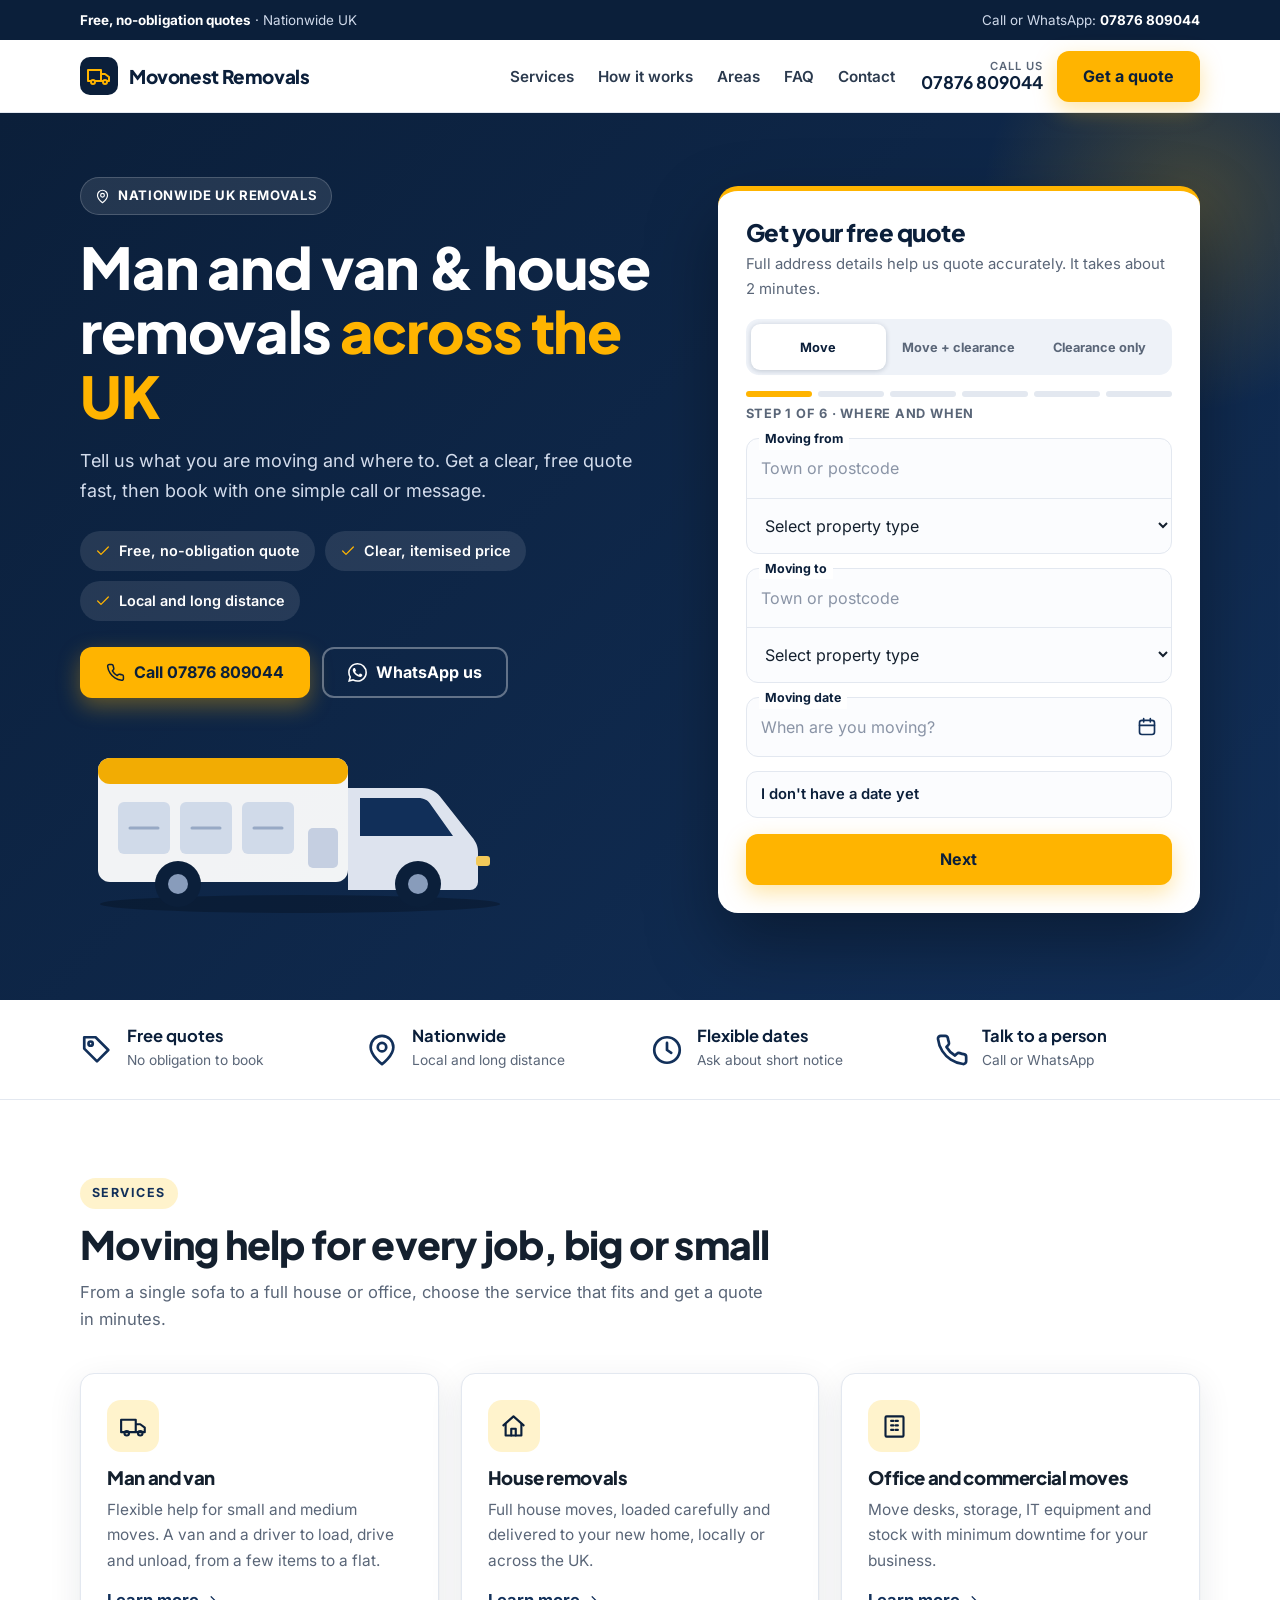
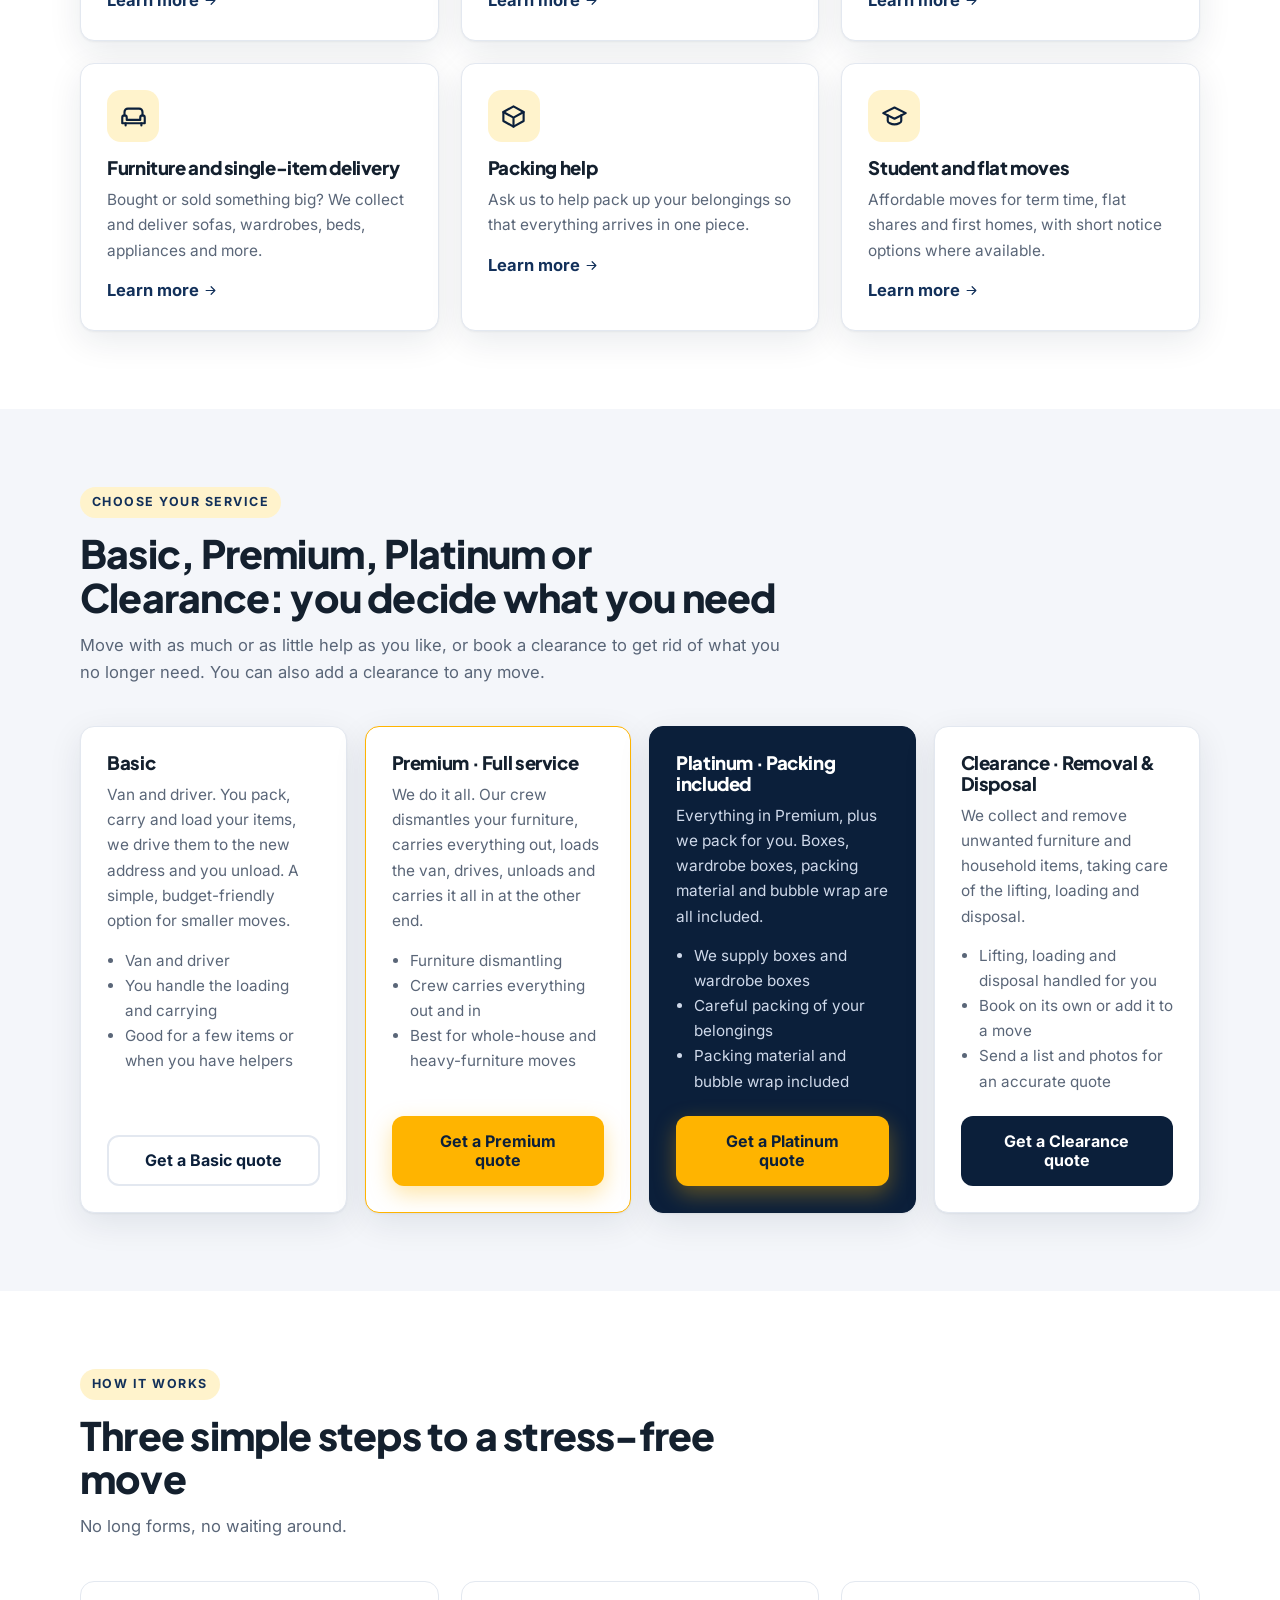
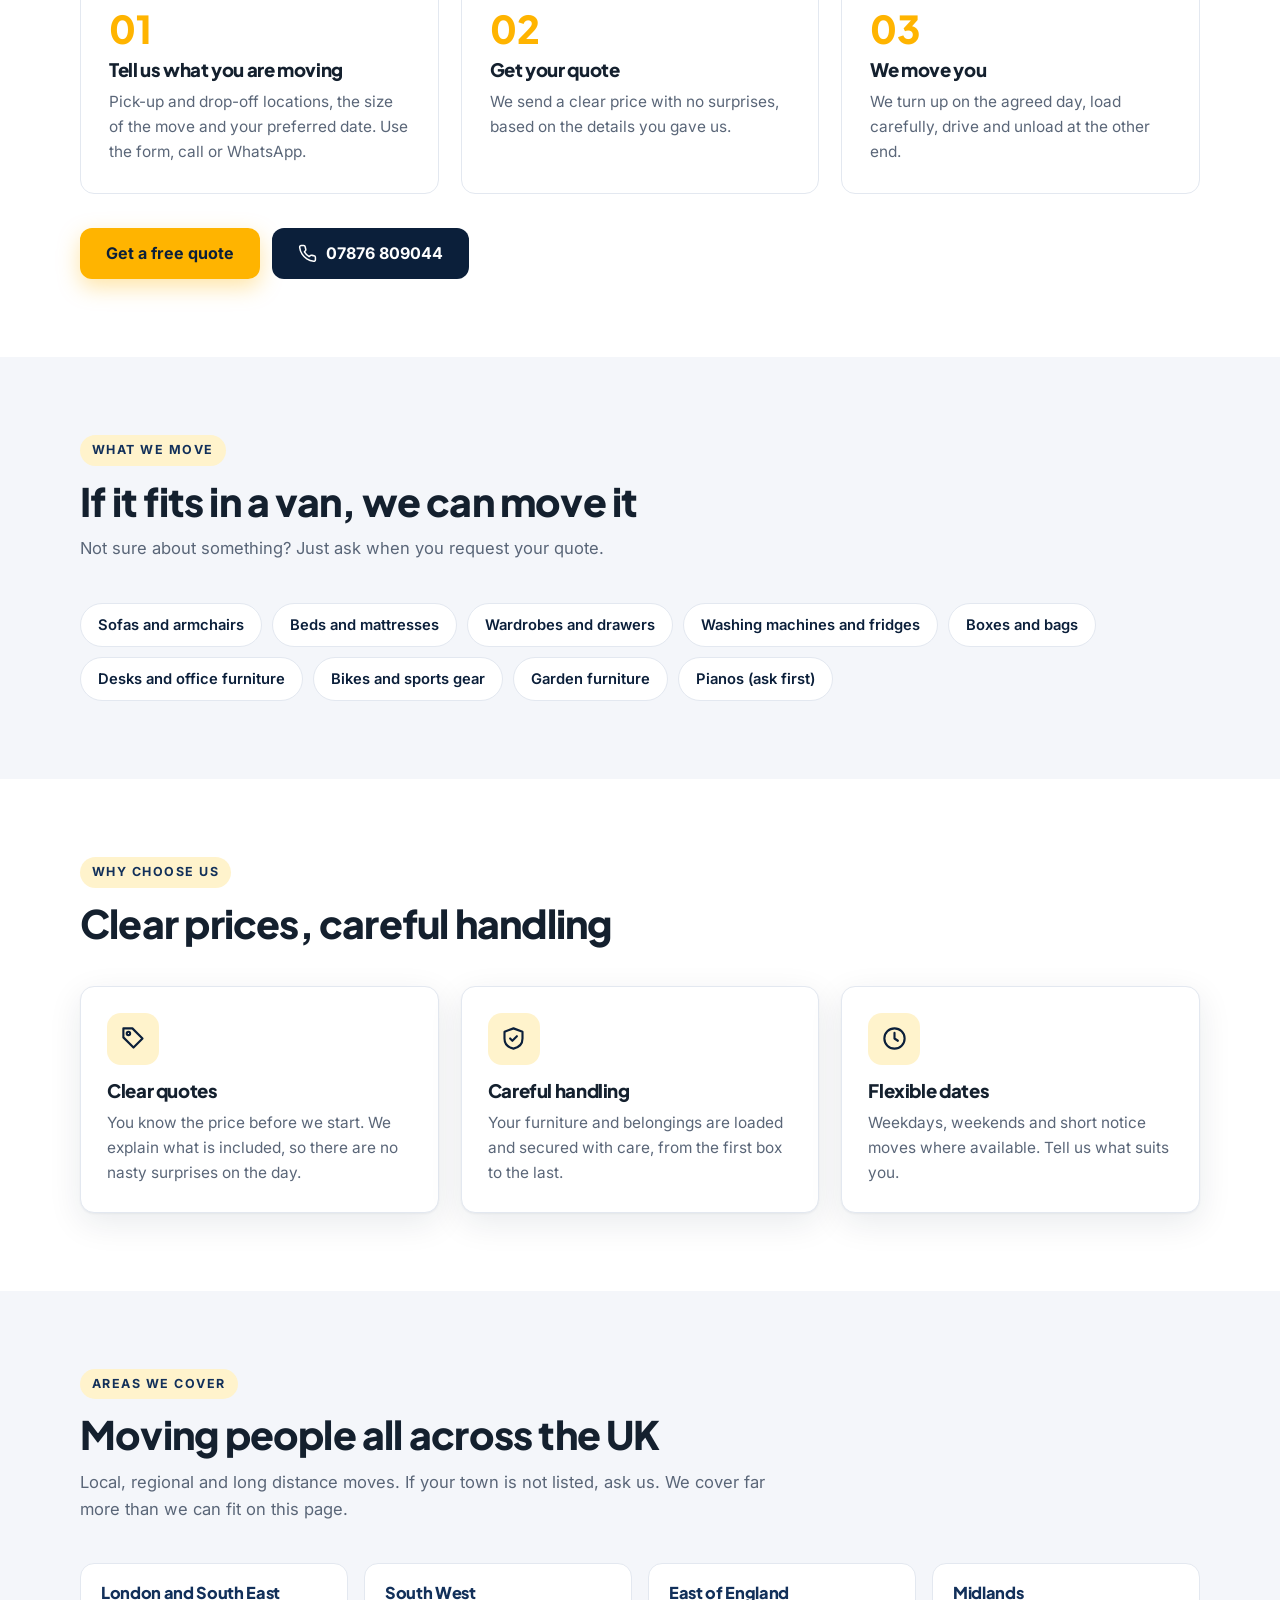
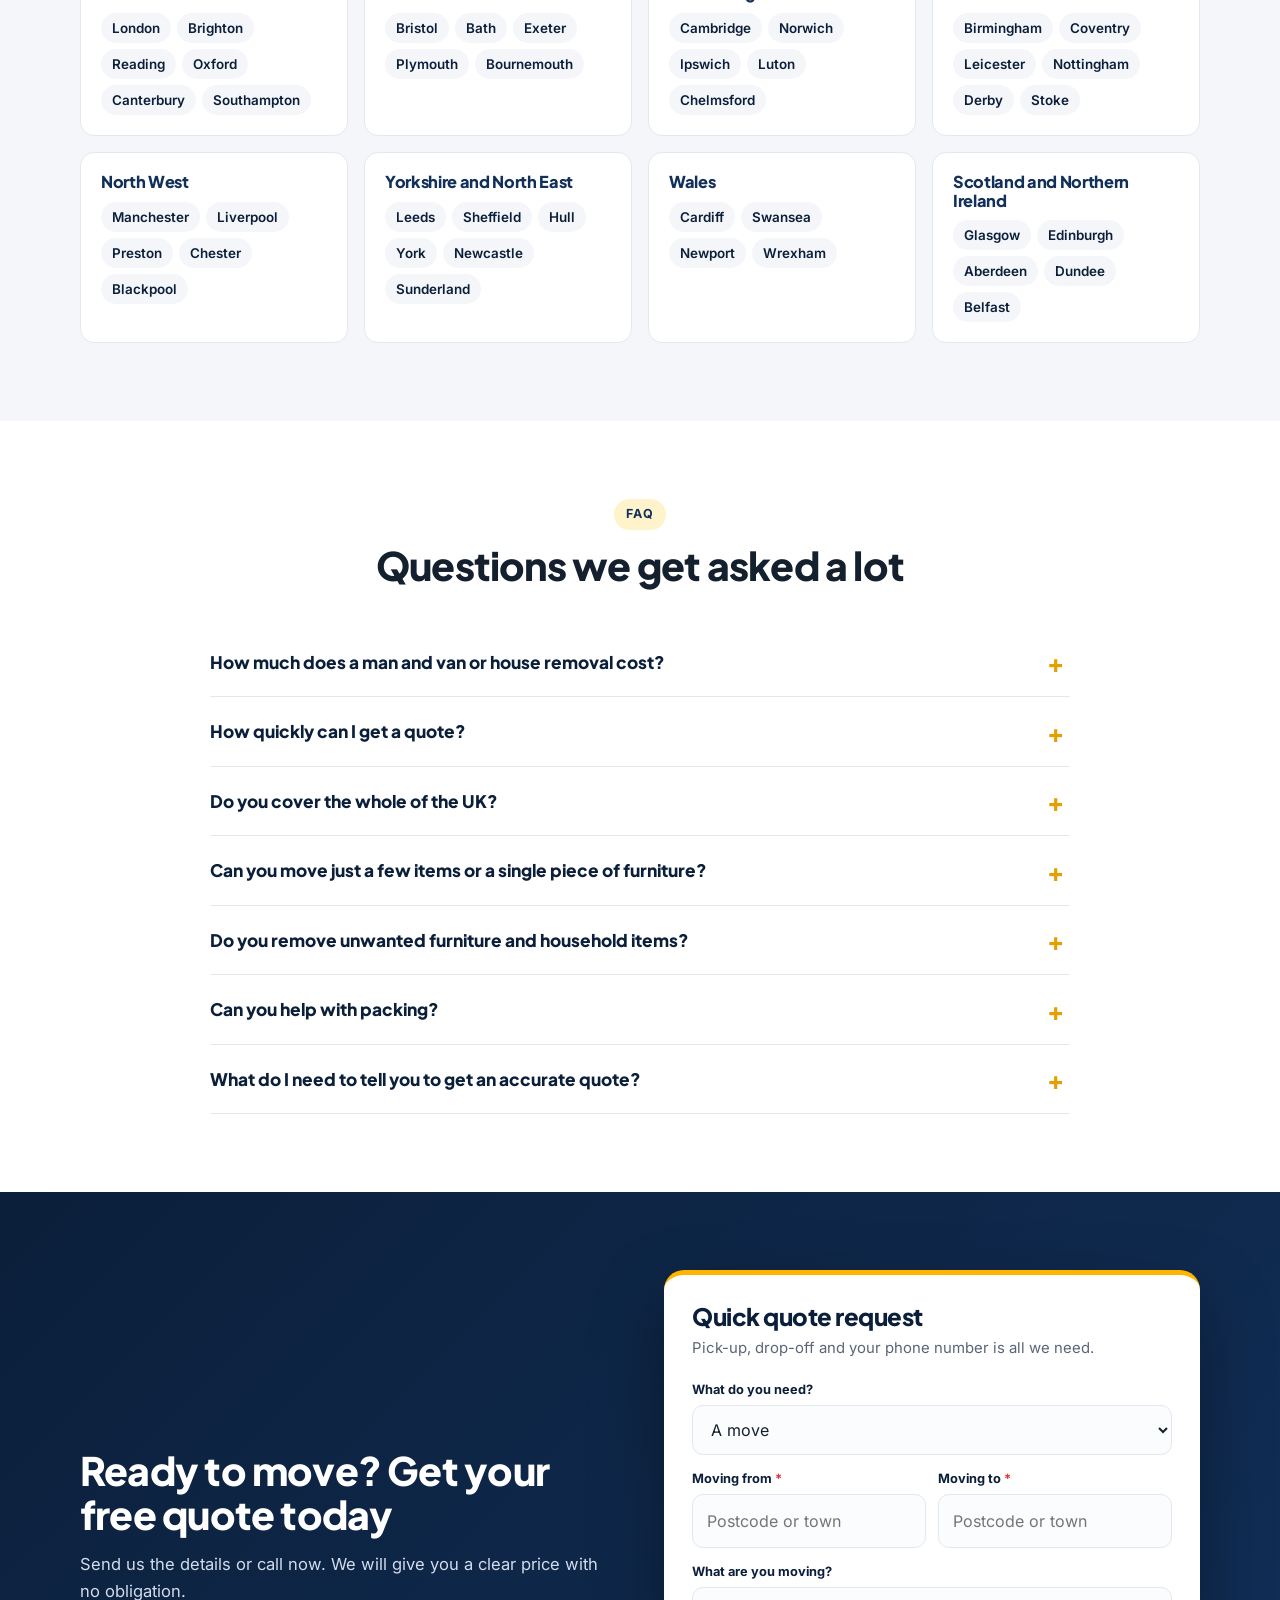
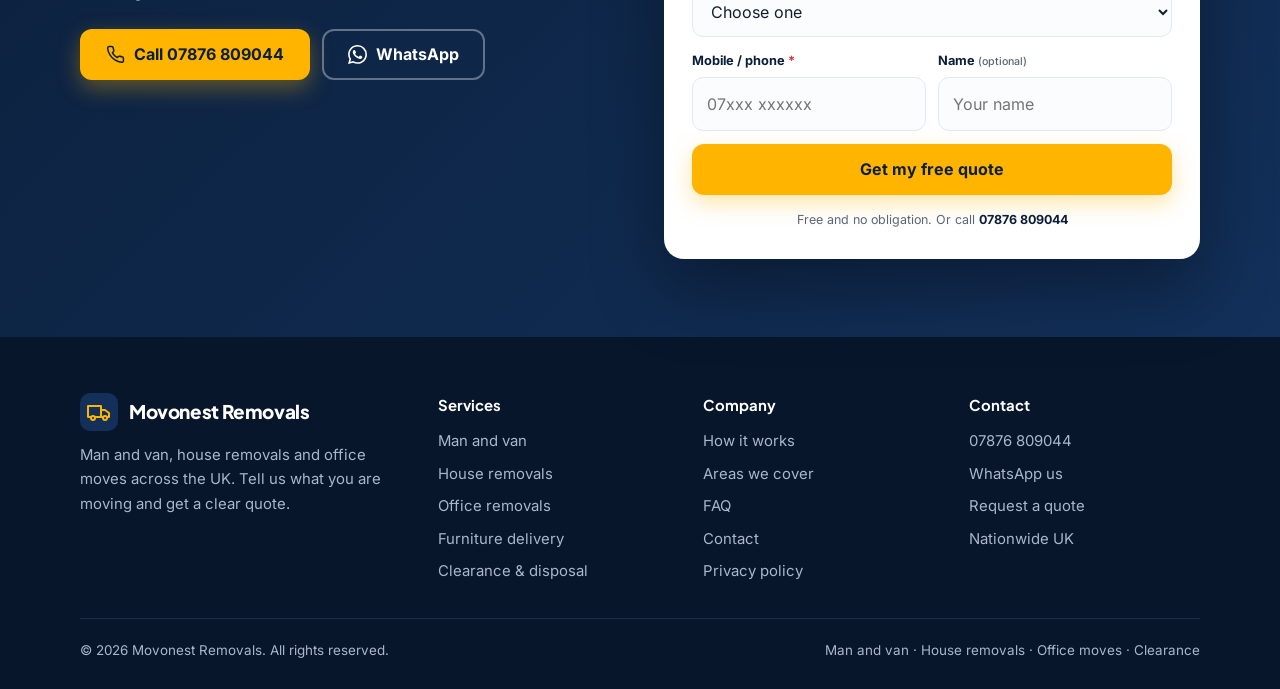
<file: index.html>
<!DOCTYPE html>
<html lang="en-GB">
<head>
<meta charset="UTF-8">
<meta name="viewport" content="width=device-width, initial-scale=1">
<title>Man and Van &amp; House Removals UK | Movonest Removals</title>
<meta name="description" content="Man and van, house removals, office moves and furniture clearance across the UK. Get a clear, free quote in minutes.">
<link rel="canonical" href="https://movonestremovals.com/">
<link rel="alternate" hreflang="en-GB" href="https://movonestremovals.com/">
<link rel="alternate" hreflang="x-default" href="https://movonestremovals.com/">
<meta name="robots" content="index, follow, max-image-preview:large">
<meta name="theme-color" content="#0b1f3a">
<meta property="og:type" content="website">
<meta property="og:locale" content="en_GB">
<meta property="og:site_name" content="Movonest Removals">
<meta property="og:title" content="Man and Van &amp; House Removals UK | Movonest Removals">
<meta property="og:description" content="Man and van, house removals, office moves and furniture clearance across the UK. Get a clear, free quote in minutes.">
<meta property="og:url" content="https://movonestremovals.com/">
<meta property="og:image" content="https://movonestremovals.com/assets/og-image.jpg">
<meta property="og:image:width" content="1200">
<meta property="og:image:height" content="630">
<meta property="og:image:alt" content="Movonest Removals: man and van, house removals and office moves across the UK">
<meta name="twitter:card" content="summary_large_image">
<meta name="twitter:title" content="Man and Van &amp; House Removals UK | Movonest Removals">
<meta name="twitter:description" content="Man and van, house removals, office moves and furniture clearance across the UK. Get a clear, free quote in minutes.">
<meta name="twitter:image" content="https://movonestremovals.com/assets/og-image.jpg">
<link rel="icon" href="favicon.svg" type="image/svg+xml">
<link rel="apple-touch-icon" href="apple-touch-icon.png">
<link rel="preload" href="assets/fonts/inter-400-latin.woff2" as="font" type="font/woff2" crossorigin>
<link rel="preload" href="assets/fonts/jakarta-800-latin.woff2" as="font" type="font/woff2" crossorigin>
<link rel="stylesheet" href="assets/fonts.css">
<link rel="stylesheet" href="assets/style.css">
<script type="application/ld+json">{"@context": "https://schema.org", "@graph": [{"@type": "MovingCompany", "@id": "https://movonestremovals.com/#business", "name": "Movonest Removals", "url": "https://movonestremovals.com/", "description": "Man and van, house removals, office moves, furniture delivery and clearance across the UK.", "telephone": "+447876809044", "image": "https://movonestremovals.com/assets/og-image.jpg", "logo": "https://movonestremovals.com/assets/logo.png", "priceRange": "££", "areaServed": {"@type": "Country", "name": "United Kingdom"}, "contactPoint": {"@type": "ContactPoint", "telephone": "+447876809044", "contactType": "customer service", "areaServed": "GB", "availableLanguage": "English"}, "hasOfferCatalog": {"@type": "OfferCatalog", "name": "Removals services", "itemListElement": [{"@type": "Offer", "itemOffered": {"@type": "Service", "name": "Man and van", "url": "https://movonestremovals.com/man-and-van/"}}, {"@type": "Offer", "itemOffered": {"@type": "Service", "name": "House removals", "url": "https://movonestremovals.com/house-removals/"}}, {"@type": "Offer", "itemOffered": {"@type": "Service", "name": "Office and commercial moves", "url": "https://movonestremovals.com/office-removals/"}}, {"@type": "Offer", "itemOffered": {"@type": "Service", "name": "Furniture and single-item delivery", "url": "https://movonestremovals.com/furniture-delivery/"}}, {"@type": "Offer", "itemOffered": {"@type": "Service", "name": "Clearance, removal and disposal of unwanted furniture and household items"}}]}}, {"@type": "WebSite", "@id": "https://movonestremovals.com/#website", "url": "https://movonestremovals.com/", "name": "Movonest Removals", "inLanguage": "en-GB", "publisher": {"@id": "https://movonestremovals.com/#business"}}, {"@type": "FAQPage", "mainEntity": [{"@type": "Question", "name": "How much does a man and van or house removal cost?", "acceptedAnswer": {"@type": "Answer", "text": "The price depends on the distance, how much you are moving, access at both ends (stairs, lifts, parking), and the date. Send us the details through the form or call us and we will give you a clear quote."}}, {"@type": "Question", "name": "How quickly can I get a quote?", "acceptedAnswer": {"@type": "Answer", "text": "Fill in the form, call or message us on WhatsApp with your pick-up and drop-off locations and what you are moving. We will come back to you with a quote as soon as we have the details."}}, {"@type": "Question", "name": "Do you cover the whole of the UK?", "acceptedAnswer": {"@type": "Answer", "text": "Yes, we arrange moves across the UK. Tell us the pick-up and drop-off locations and we will confirm availability for your route, including longer distance moves."}}, {"@type": "Question", "name": "Can you move just a few items or a single piece of furniture?", "acceptedAnswer": {"@type": "Answer", "text": "Yes. We can collect and deliver a single item, a few pieces, or a full household. Small loads are quoted according to size and distance."}}, {"@type": "Question", "name": "Do you remove unwanted furniture and household items?", "acceptedAnswer": {"@type": "Answer", "text": "Yes. Our Clearance service collects and removes unwanted furniture and household items, taking care of the lifting, loading and disposal. You can book it on its own or add it to a move. Send us a list of the items with quantities, and photos if you can, so we can quote accurately."}}, {"@type": "Question", "name": "Can you help with packing?", "acceptedAnswer": {"@type": "Answer", "text": "Yes. Our Platinum service includes packing: we supply boxes and wardrobe boxes, pack your belongings and use packing material and bubble wrap, all included. Choose Platinum in the quote form and tell us roughly how many boxes you expect, or ask us when you request your quote so you know the full price in advance."}}, {"@type": "Question", "name": "What do I need to tell you to get an accurate quote?", "acceptedAnswer": {"@type": "Answer", "text": "Both postcodes, the number and size of large items, whether there are stairs or a lift, parking access, and your preferred date. The more you tell us, the more accurate the quote."}}]}]}</script>
</head>
<body>
<div class="topbar"><div class="wrap"><span><b>Free, no-obligation quotes</b> · Nationwide UK</span><span>Call or WhatsApp: <b>07876 809044</b></span></div></div>
<header class="hdr">
  <div class="wrap">
    <a class="brand" href="./" aria-label="Movonest Removals home"><i><svg viewBox="0 0 24 24" fill="none" stroke="#ffb400" stroke-width="2" stroke-linecap="round" stroke-linejoin="round"><path d="M1 6h13v11H1zM14 10h4l4 3v4h-8z"/><circle cx="6" cy="18" r="2" fill="#0b1f3a"/><circle cx="18" cy="18" r="2" fill="#0b1f3a"/></svg></i><span>Movonest Removals</span></a>
    <nav class="nav" aria-label="Main"><a href="#services">Services</a><a href="#how">How it works</a><a href="#areas">Areas</a><a href="#faq">FAQ</a><a href="contact/">Contact</a></nav>
    <div class="hdr-cta"><a class="hdr-tel" href="tel:+447876809044"><span>Call us</span><b>07876 809044</b></a><a class="btn btn-p" href="#quote">Get a quote</a></div>
    <button class="burger" aria-label="Menu" aria-expanded="false"><span></span></button>
  </div>
  <nav class="mnav" aria-label="Mobile"><a href="#services">Services</a><a href="#how">How it works</a><a href="#areas">Areas</a><a href="#faq">FAQ</a><a href="contact/">Contact</a><a class="btn btn-d btn-blk" href="tel:+447876809044"><svg viewBox="0 0 24 24" fill="none" stroke="currentColor" stroke-width="1.9" stroke-linecap="round" stroke-linejoin="round" aria-hidden="true"><path d="M22 16.9v3a2 2 0 0 1-2.2 2 19.8 19.8 0 0 1-8.6-3.1 19.5 19.5 0 0 1-6-6A19.8 19.8 0 0 1 2.1 4.2 2 2 0 0 1 4.1 2h3a2 2 0 0 1 2 1.7c.1 1 .4 1.9.7 2.8a2 2 0 0 1-.5 2.1L8.1 9.9a16 16 0 0 0 6 6l1.3-1.2a2 2 0 0 1 2.1-.5c.9.3 1.8.6 2.8.7a2 2 0 0 1 1.7 2z"/></svg> 07876 809044</a><a class="btn btn-p btn-blk" href="#quote">Get a free quote</a></nav>
</header>
<main>
<section class="hero" id="top"><div class="wrap"><div class="grid">
<div>
  <span class="eyebrow"><svg style="width:15px;height:15px" viewBox="0 0 24 24" fill="none" stroke="currentColor" stroke-width="1.9" stroke-linecap="round" stroke-linejoin="round" aria-hidden="true"><path d="M20 10c0 6-8 12-8 12s-8-6-8-12a8 8 0 1 1 16 0z"/><circle cx="12" cy="10" r="3"/></svg> Nationwide UK removals</span>
  <h1>Man and van &amp; house removals <em>across the UK</em></h1>
  <p class="lead">Tell us what you are moving and where to. Get a clear, free quote fast, then book with one simple call or message.</p>
  <div class="pills"><span class="pill"><svg viewBox="0 0 24 24" fill="none" stroke="currentColor" stroke-width="1.9" stroke-linecap="round" stroke-linejoin="round" aria-hidden="true"><path d="M20 6L9 17l-5-5"/></svg> Free, no-obligation quote</span><span class="pill"><svg viewBox="0 0 24 24" fill="none" stroke="currentColor" stroke-width="1.9" stroke-linecap="round" stroke-linejoin="round" aria-hidden="true"><path d="M20 6L9 17l-5-5"/></svg> Clear, itemised price</span><span class="pill"><svg viewBox="0 0 24 24" fill="none" stroke="currentColor" stroke-width="1.9" stroke-linecap="round" stroke-linejoin="round" aria-hidden="true"><path d="M20 6L9 17l-5-5"/></svg> Local and long distance</span></div>
  <div class="hero-act"><a class="btn btn-p" href="tel:+447876809044"><svg viewBox="0 0 24 24" fill="none" stroke="currentColor" stroke-width="1.9" stroke-linecap="round" stroke-linejoin="round" aria-hidden="true"><path d="M22 16.9v3a2 2 0 0 1-2.2 2 19.8 19.8 0 0 1-8.6-3.1 19.5 19.5 0 0 1-6-6A19.8 19.8 0 0 1 2.1 4.2 2 2 0 0 1 4.1 2h3a2 2 0 0 1 2 1.7c.1 1 .4 1.9.7 2.8a2 2 0 0 1-.5 2.1L8.1 9.9a16 16 0 0 0 6 6l1.3-1.2a2 2 0 0 1 2.1-.5c.9.3 1.8.6 2.8.7a2 2 0 0 1 1.7 2z"/></svg> Call 07876 809044</a><a class="btn btn-o" href="https://wa.me/447876809044?text=Hello%21%20I%27d%20like%20a%20removals%20quote." target="_blank" rel="noopener"><svg viewBox="0 0 24 24" fill="currentColor" stroke="none" stroke-width="1.9" stroke-linecap="round" stroke-linejoin="round" aria-hidden="true"><path d="M17.472 14.382c-.297-.149-1.758-.867-2.03-.967-.273-.099-.471-.148-.67.15-.197.297-.767.966-.94 1.164-.173.199-.347.223-.644.075-.297-.15-1.255-.463-2.39-1.475-.883-.788-1.48-1.761-1.653-2.059-.173-.297-.018-.458.13-.606.134-.133.298-.347.446-.52.149-.174.198-.298.298-.497.099-.198.05-.371-.025-.52-.075-.149-.669-1.612-.916-2.207-.242-.579-.487-.5-.669-.51-.173-.008-.371-.01-.57-.01-.198 0-.52.074-.792.372-.272.297-1.04 1.016-1.04 2.479 0 1.462 1.065 2.875 1.213 3.074.149.198 2.096 3.2 5.077 4.487.709.306 1.262.489 1.694.625.712.227 1.36.195 1.871.118.571-.085 1.758-.719 2.006-1.413.248-.694.248-1.289.173-1.413-.074-.124-.272-.198-.57-.347m-5.421 7.403h-.004a9.87 9.87 0 01-5.031-1.378l-.361-.214-3.741.982.998-3.648-.235-.374a9.86 9.86 0 01-1.51-5.26c.001-5.45 4.436-9.884 9.888-9.884 2.64 0 5.122 1.03 6.988 2.898a9.825 9.825 0 012.893 6.994c-.003 5.45-4.437 9.884-9.885 9.884m8.413-18.297A11.815 11.815 0 0012.05 0C5.495 0 .16 5.335.157 11.892c0 2.096.547 4.142 1.588 5.945L.057 24l6.305-1.654a11.882 11.882 0 005.683 1.448h.005c6.554 0 11.89-5.335 11.893-11.893a11.821 11.821 0 00-3.48-8.413Z"/></svg> WhatsApp us</a></div>
  <svg class="van" viewBox="0 0 440 190" aria-hidden="true" role="img">
<ellipse cx="220" cy="172" rx="200" ry="9" fill="rgba(0,0,0,.25)"/>
<rect x="18" y="26" width="250" height="124" rx="12" fill="#ffffff"/>
<rect x="18" y="26" width="250" height="26" rx="12" fill="#ffb400"/>
<path d="M268 56h74c9 0 15 4 20 11l30 38c4 5 6 9 6 16v29a8 8 0 0 1-8 8H268z" fill="#e9eef7"/>
<path d="M280 66h58c6 0 10 2 13 7l22 31H280z" fill="#12305a"/>
<rect x="38" y="70" width="52" height="52" rx="6" fill="#dbe4f2"/><rect x="100" y="70" width="52" height="52" rx="6" fill="#dbe4f2"/><rect x="162" y="70" width="52" height="52" rx="6" fill="#dbe4f2"/>
<path d="M50 96h28M112 96h28M174 96h28" stroke="#9fb1cc" stroke-width="3" stroke-linecap="round"/>
<rect x="228" y="96" width="30" height="40" rx="5" fill="#cfd9ea"/>
<circle cx="98" cy="152" r="23" fill="#0b1f3a"/><circle cx="98" cy="152" r="10" fill="#8fa3c2"/>
<circle cx="338" cy="152" r="23" fill="#0b1f3a"/><circle cx="338" cy="152" r="10" fill="#8fa3c2"/>
<rect x="396" y="124" width="14" height="10" rx="3" fill="#ffd25a"/>
</svg>
</div>
<div class="formcard" id="quote">
  <h2>Get your free quote</h2>
  <p class="fsub">Full address details help us quote accurately. It takes about 2 minutes.</p>
  <form data-wizard novalidate>
    <div class="seg" role="radiogroup" aria-label="What do you need?">
      <label><input type="radio" name="mode" value="move" checked><span>Move</span></label>
      <label><input type="radio" name="mode" value="both"><span>Move + clearance</span></label>
      <label><input type="radio" name="mode" value="clear"><span>Clearance only</span></label>
    </div>
    <div class="prog" aria-hidden="true"><i class="on"></i></div>
    <div class="plabel">Step 1 · Where and when</div>
    <div class="ferr" role="alert"></div>
    <div class="fok" role="status"></div>
    <input class="hp" type="text" name="company" tabindex="-1" autocomplete="off" aria-hidden="true">
    <div class="pane on" data-k="where" data-modes="move both clear" data-label="Where and when">
      <div class="pgroup">
        <label class="fl" for="h-fromp"><span data-only="move both">Moving from</span><span data-only="clear">Collect from</span></label>
        <div class="place"><input id="h-fromp" name="from_place" type="text" placeholder="Town or postcode" autocomplete="off" autocapitalize="off" spellcheck="false" role="combobox" aria-expanded="false" aria-autocomplete="list" aria-controls="h-froms"><ul id="h-froms" class="sug" role="listbox" hidden></ul></div>
        <select name="from_type" aria-label="Property type"><option value="">Select property type</option><option>Studio / bedsit</option><option>Flat · 1 bed</option><option>Flat · 2 beds</option><option>Flat · 3+ beds</option><option>House · 1 bed</option><option>House · 2 beds</option><option>House · 3 beds</option><option>House · 4+ beds</option><option>Office or commercial</option><option>Storage unit</option><option>Other</option></select>
      </div>
      <div class="pgroup" data-only="move both">
        <label class="fl" for="h-top">Moving to</label>
        <div class="place"><input id="h-top" name="to_place" type="text" placeholder="Town or postcode" autocomplete="off" autocapitalize="off" spellcheck="false" role="combobox" aria-expanded="false" aria-autocomplete="list" aria-controls="h-tos"><ul id="h-tos" class="sug" role="listbox" hidden></ul></div>
        <select name="to_type" aria-label="Property type"><option value="">Select property type</option><option>Studio / bedsit</option><option>Flat · 1 bed</option><option>Flat · 2 beds</option><option>Flat · 3+ beds</option><option>House · 1 bed</option><option>House · 2 beds</option><option>House · 3 beds</option><option>House · 4+ beds</option><option>Office or commercial</option><option>Storage unit</option><option>Other</option></select>
      </div>
      <div class="pgroup">
        <label class="fl" for="h-db"><span data-only="move both">Moving date</span><span data-only="clear">Collection date</span></label>
        <button id="h-db" type="button" class="datebtn" aria-haspopup="dialog"><span class="dtxt"><span class="dph" data-only="move both">When are you moving?</span><span class="dph" data-only="clear">When should we collect?</span><span class="dval"></span></span><svg width="20" height="20" viewBox="0 0 24 24" fill="none" stroke="currentColor" stroke-width="2" stroke-linecap="round" stroke-linejoin="round" aria-hidden="true"><rect x="3" y="4" width="18" height="17" rx="3"/><path d="M8 2v4M16 2v4M3 10h18"/></svg></button>
        <input type="hidden" name="date">
      </div>
      <label class="opt chk"><input type="checkbox" name="nodate"><span>I don't have a date yet</span></label>
      <div class="wnav"><button class="btn btn-p" type="button" data-next>Next</button></div>
    </div>
    <div class="pane" data-k="inv" data-modes="move both" data-label="Your items">
      <button type="button" class="sumbar" aria-expanded="false"><span>Your move summary</span><b class="sumn">0 items</b><i class="chev"></i></button>
      <div class="sumpanel" hidden><ul class="sumlist"></ul><p class="sumempty">No items added yet.</p></div>
      <h3 class="q">What are you moving?</h3>
      <div class="srch">
        <input type="search" class="isrch" name="item_search" placeholder="Search items, e.g. table" aria-label="Search items" autocomplete="off" autocapitalize="off" spellcheck="false">
        <ul class="sug isug" hidden></ul>
        <p class="sugmsg" role="status" aria-live="polite"></p>
      </div>
      <div class="cats"><div class="cat open" data-cat="bed"><button type="button" class="ah" aria-expanded="true"><span>Bedrooms</span><b class="cn"></b><i class="chev"></i></button><div class="ab" data-grp="inv"><div class="it" data-n="Double Bed &amp; Mattress"><span class="in">Double Bed &amp; Mattress</span><span class="qc"><button type="button" class="qm" aria-label="Remove one Double Bed &amp; Mattress">&minus;</button><input class="qn" type="number" min="0" max="99" value="0" inputmode="numeric" aria-label="Quantity of Double Bed &amp; Mattress"><button type="button" class="qp" aria-label="Add one Double Bed &amp; Mattress">+</button></span></div><div class="it" data-n="Kingsize Bed &amp; Mattress"><span class="in">Kingsize Bed &amp; Mattress</span><span class="qc"><button type="button" class="qm" aria-label="Remove one Kingsize Bed &amp; Mattress">&minus;</button><input class="qn" type="number" min="0" max="99" value="0" inputmode="numeric" aria-label="Quantity of Kingsize Bed &amp; Mattress"><button type="button" class="qp" aria-label="Add one Kingsize Bed &amp; Mattress">+</button></span></div><div class="it" data-n="Single Bed &amp; Mattress"><span class="in">Single Bed &amp; Mattress</span><span class="qc"><button type="button" class="qm" aria-label="Remove one Single Bed &amp; Mattress">&minus;</button><input class="qn" type="number" min="0" max="99" value="0" inputmode="numeric" aria-label="Quantity of Single Bed &amp; Mattress"><button type="button" class="qp" aria-label="Add one Single Bed &amp; Mattress">+</button></span></div><div class="it" data-n="Bunk Bed"><span class="in">Bunk Bed</span><span class="qc"><button type="button" class="qm" aria-label="Remove one Bunk Bed">&minus;</button><input class="qn" type="number" min="0" max="99" value="0" inputmode="numeric" aria-label="Quantity of Bunk Bed"><button type="button" class="qp" aria-label="Add one Bunk Bed">+</button></span></div><div class="it" data-n="Cot"><span class="in">Cot</span><span class="qc"><button type="button" class="qm" aria-label="Remove one Cot">&minus;</button><input class="qn" type="number" min="0" max="99" value="0" inputmode="numeric" aria-label="Quantity of Cot"><button type="button" class="qp" aria-label="Add one Cot">+</button></span></div><div class="it" data-n="Single Wardrobe"><span class="in">Single Wardrobe</span><span class="qc"><button type="button" class="qm" aria-label="Remove one Single Wardrobe">&minus;</button><input class="qn" type="number" min="0" max="99" value="0" inputmode="numeric" aria-label="Quantity of Single Wardrobe"><button type="button" class="qp" aria-label="Add one Single Wardrobe">+</button></span></div><div class="it" data-n="Double Wardrobe"><span class="in">Double Wardrobe</span><span class="qc"><button type="button" class="qm" aria-label="Remove one Double Wardrobe">&minus;</button><input class="qn" type="number" min="0" max="99" value="0" inputmode="numeric" aria-label="Quantity of Double Wardrobe"><button type="button" class="qp" aria-label="Add one Double Wardrobe">+</button></span></div><div class="it" data-n="Chest of Drawers"><span class="in">Chest of Drawers</span><span class="qc"><button type="button" class="qm" aria-label="Remove one Chest of Drawers">&minus;</button><input class="qn" type="number" min="0" max="99" value="0" inputmode="numeric" aria-label="Quantity of Chest of Drawers"><button type="button" class="qp" aria-label="Add one Chest of Drawers">+</button></span></div><div class="it" data-n="Bedside Table"><span class="in">Bedside Table</span><span class="qc"><button type="button" class="qm" aria-label="Remove one Bedside Table">&minus;</button><input class="qn" type="number" min="0" max="99" value="0" inputmode="numeric" aria-label="Quantity of Bedside Table"><button type="button" class="qp" aria-label="Add one Bedside Table">+</button></span></div><div class="it" data-n="Dressing Table"><span class="in">Dressing Table</span><span class="qc"><button type="button" class="qm" aria-label="Remove one Dressing Table">&minus;</button><input class="qn" type="number" min="0" max="99" value="0" inputmode="numeric" aria-label="Quantity of Dressing Table"><button type="button" class="qp" aria-label="Add one Dressing Table">+</button></span></div></div></div><div class="cat" data-cat="liv"><button type="button" class="ah" aria-expanded="false"><span>Living</span><b class="cn"></b><i class="chev"></i></button><div class="ab" data-grp="inv"><div class="it" data-n="2-Seater Sofa"><span class="in">2-Seater Sofa</span><span class="qc"><button type="button" class="qm" aria-label="Remove one 2-Seater Sofa">&minus;</button><input class="qn" type="number" min="0" max="99" value="0" inputmode="numeric" aria-label="Quantity of 2-Seater Sofa"><button type="button" class="qp" aria-label="Add one 2-Seater Sofa">+</button></span></div><div class="it" data-n="3-Seater Sofa"><span class="in">3-Seater Sofa</span><span class="qc"><button type="button" class="qm" aria-label="Remove one 3-Seater Sofa">&minus;</button><input class="qn" type="number" min="0" max="99" value="0" inputmode="numeric" aria-label="Quantity of 3-Seater Sofa"><button type="button" class="qp" aria-label="Add one 3-Seater Sofa">+</button></span></div><div class="it" data-n="Corner Sofa"><span class="in">Corner Sofa</span><span class="qc"><button type="button" class="qm" aria-label="Remove one Corner Sofa">&minus;</button><input class="qn" type="number" min="0" max="99" value="0" inputmode="numeric" aria-label="Quantity of Corner Sofa"><button type="button" class="qp" aria-label="Add one Corner Sofa">+</button></span></div><div class="it" data-n="Armchair"><span class="in">Armchair</span><span class="qc"><button type="button" class="qm" aria-label="Remove one Armchair">&minus;</button><input class="qn" type="number" min="0" max="99" value="0" inputmode="numeric" aria-label="Quantity of Armchair"><button type="button" class="qp" aria-label="Add one Armchair">+</button></span></div><div class="it" data-n="Coffee Table"><span class="in">Coffee Table</span><span class="qc"><button type="button" class="qm" aria-label="Remove one Coffee Table">&minus;</button><input class="qn" type="number" min="0" max="99" value="0" inputmode="numeric" aria-label="Quantity of Coffee Table"><button type="button" class="qp" aria-label="Add one Coffee Table">+</button></span></div><div class="it" data-n="Side Table"><span class="in">Side Table</span><span class="qc"><button type="button" class="qm" aria-label="Remove one Side Table">&minus;</button><input class="qn" type="number" min="0" max="99" value="0" inputmode="numeric" aria-label="Quantity of Side Table"><button type="button" class="qp" aria-label="Add one Side Table">+</button></span></div><div class="it" data-n="TV Stand"><span class="in">TV Stand</span><span class="qc"><button type="button" class="qm" aria-label="Remove one TV Stand">&minus;</button><input class="qn" type="number" min="0" max="99" value="0" inputmode="numeric" aria-label="Quantity of TV Stand"><button type="button" class="qp" aria-label="Add one TV Stand">+</button></span></div><div class="it" data-n="TV"><span class="in">TV</span><span class="qc"><button type="button" class="qm" aria-label="Remove one TV">&minus;</button><input class="qn" type="number" min="0" max="99" value="0" inputmode="numeric" aria-label="Quantity of TV"><button type="button" class="qp" aria-label="Add one TV">+</button></span></div><div class="it" data-n="Bookcase"><span class="in">Bookcase</span><span class="qc"><button type="button" class="qm" aria-label="Remove one Bookcase">&minus;</button><input class="qn" type="number" min="0" max="99" value="0" inputmode="numeric" aria-label="Quantity of Bookcase"><button type="button" class="qp" aria-label="Add one Bookcase">+</button></span></div><div class="it" data-n="Sideboard"><span class="in">Sideboard</span><span class="qc"><button type="button" class="qm" aria-label="Remove one Sideboard">&minus;</button><input class="qn" type="number" min="0" max="99" value="0" inputmode="numeric" aria-label="Quantity of Sideboard"><button type="button" class="qp" aria-label="Add one Sideboard">+</button></span></div><div class="it" data-n="Mirror"><span class="in">Mirror</span><span class="qc"><button type="button" class="qm" aria-label="Remove one Mirror">&minus;</button><input class="qn" type="number" min="0" max="99" value="0" inputmode="numeric" aria-label="Quantity of Mirror"><button type="button" class="qp" aria-label="Add one Mirror">+</button></span></div><div class="it" data-n="Rug"><span class="in">Rug</span><span class="qc"><button type="button" class="qm" aria-label="Remove one Rug">&minus;</button><input class="qn" type="number" min="0" max="99" value="0" inputmode="numeric" aria-label="Quantity of Rug"><button type="button" class="qp" aria-label="Add one Rug">+</button></span></div><div class="it" data-n="Lamp"><span class="in">Lamp</span><span class="qc"><button type="button" class="qm" aria-label="Remove one Lamp">&minus;</button><input class="qn" type="number" min="0" max="99" value="0" inputmode="numeric" aria-label="Quantity of Lamp"><button type="button" class="qp" aria-label="Add one Lamp">+</button></span></div></div></div><div class="cat" data-cat="kit"><button type="button" class="ah" aria-expanded="false"><span>Kitchen</span><b class="cn"></b><i class="chev"></i></button><div class="ab" data-grp="inv"><div class="it" data-n="Fridge Freezer"><span class="in">Fridge Freezer</span><span class="qc"><button type="button" class="qm" aria-label="Remove one Fridge Freezer">&minus;</button><input class="qn" type="number" min="0" max="99" value="0" inputmode="numeric" aria-label="Quantity of Fridge Freezer"><button type="button" class="qp" aria-label="Add one Fridge Freezer">+</button></span></div><div class="it" data-n="Under-counter Fridge"><span class="in">Under-counter Fridge</span><span class="qc"><button type="button" class="qm" aria-label="Remove one Under-counter Fridge">&minus;</button><input class="qn" type="number" min="0" max="99" value="0" inputmode="numeric" aria-label="Quantity of Under-counter Fridge"><button type="button" class="qp" aria-label="Add one Under-counter Fridge">+</button></span></div><div class="it" data-n="Washing Machine"><span class="in">Washing Machine</span><span class="qc"><button type="button" class="qm" aria-label="Remove one Washing Machine">&minus;</button><input class="qn" type="number" min="0" max="99" value="0" inputmode="numeric" aria-label="Quantity of Washing Machine"><button type="button" class="qp" aria-label="Add one Washing Machine">+</button></span></div><div class="it" data-n="Tumble Dryer"><span class="in">Tumble Dryer</span><span class="qc"><button type="button" class="qm" aria-label="Remove one Tumble Dryer">&minus;</button><input class="qn" type="number" min="0" max="99" value="0" inputmode="numeric" aria-label="Quantity of Tumble Dryer"><button type="button" class="qp" aria-label="Add one Tumble Dryer">+</button></span></div><div class="it" data-n="Dishwasher"><span class="in">Dishwasher</span><span class="qc"><button type="button" class="qm" aria-label="Remove one Dishwasher">&minus;</button><input class="qn" type="number" min="0" max="99" value="0" inputmode="numeric" aria-label="Quantity of Dishwasher"><button type="button" class="qp" aria-label="Add one Dishwasher">+</button></span></div><div class="it" data-n="Cooker"><span class="in">Cooker</span><span class="qc"><button type="button" class="qm" aria-label="Remove one Cooker">&minus;</button><input class="qn" type="number" min="0" max="99" value="0" inputmode="numeric" aria-label="Quantity of Cooker"><button type="button" class="qp" aria-label="Add one Cooker">+</button></span></div><div class="it" data-n="Microwave Oven"><span class="in">Microwave Oven</span><span class="qc"><button type="button" class="qm" aria-label="Remove one Microwave Oven">&minus;</button><input class="qn" type="number" min="0" max="99" value="0" inputmode="numeric" aria-label="Quantity of Microwave Oven"><button type="button" class="qp" aria-label="Add one Microwave Oven">+</button></span></div><div class="it" data-n="Kitchen Table"><span class="in">Kitchen Table</span><span class="qc"><button type="button" class="qm" aria-label="Remove one Kitchen Table">&minus;</button><input class="qn" type="number" min="0" max="99" value="0" inputmode="numeric" aria-label="Quantity of Kitchen Table"><button type="button" class="qp" aria-label="Add one Kitchen Table">+</button></span></div><div class="it" data-n="4 Seater Dining Table"><span class="in">4 Seater Dining Table</span><span class="qc"><button type="button" class="qm" aria-label="Remove one 4 Seater Dining Table">&minus;</button><input class="qn" type="number" min="0" max="99" value="0" inputmode="numeric" aria-label="Quantity of 4 Seater Dining Table"><button type="button" class="qp" aria-label="Add one 4 Seater Dining Table">+</button></span></div><div class="it" data-n="6 Seater Dining Table"><span class="in">6 Seater Dining Table</span><span class="qc"><button type="button" class="qm" aria-label="Remove one 6 Seater Dining Table">&minus;</button><input class="qn" type="number" min="0" max="99" value="0" inputmode="numeric" aria-label="Quantity of 6 Seater Dining Table"><button type="button" class="qp" aria-label="Add one 6 Seater Dining Table">+</button></span></div><div class="it" data-n="Dining Chair"><span class="in">Dining Chair</span><span class="qc"><button type="button" class="qm" aria-label="Remove one Dining Chair">&minus;</button><input class="qn" type="number" min="0" max="99" value="0" inputmode="numeric" aria-label="Quantity of Dining Chair"><button type="button" class="qp" aria-label="Add one Dining Chair">+</button></span></div><div class="it" data-n="Bin"><span class="in">Bin</span><span class="qc"><button type="button" class="qm" aria-label="Remove one Bin">&minus;</button><input class="qn" type="number" min="0" max="99" value="0" inputmode="numeric" aria-label="Quantity of Bin"><button type="button" class="qp" aria-label="Add one Bin">+</button></span></div><div class="it" data-n="Ironing Board"><span class="in">Ironing Board</span><span class="qc"><button type="button" class="qm" aria-label="Remove one Ironing Board">&minus;</button><input class="qn" type="number" min="0" max="99" value="0" inputmode="numeric" aria-label="Quantity of Ironing Board"><button type="button" class="qp" aria-label="Add one Ironing Board">+</button></span></div></div></div><div class="cat" data-cat="bat"><button type="button" class="ah" aria-expanded="false"><span>Bathroom</span><b class="cn"></b><i class="chev"></i></button><div class="ab" data-grp="inv"><div class="it" data-n="Bathroom Cabinet"><span class="in">Bathroom Cabinet</span><span class="qc"><button type="button" class="qm" aria-label="Remove one Bathroom Cabinet">&minus;</button><input class="qn" type="number" min="0" max="99" value="0" inputmode="numeric" aria-label="Quantity of Bathroom Cabinet"><button type="button" class="qp" aria-label="Add one Bathroom Cabinet">+</button></span></div><div class="it" data-n="Laundry Basket"><span class="in">Laundry Basket</span><span class="qc"><button type="button" class="qm" aria-label="Remove one Laundry Basket">&minus;</button><input class="qn" type="number" min="0" max="99" value="0" inputmode="numeric" aria-label="Quantity of Laundry Basket"><button type="button" class="qp" aria-label="Add one Laundry Basket">+</button></span></div><div class="it" data-n="Towel Rail"><span class="in">Towel Rail</span><span class="qc"><button type="button" class="qm" aria-label="Remove one Towel Rail">&minus;</button><input class="qn" type="number" min="0" max="99" value="0" inputmode="numeric" aria-label="Quantity of Towel Rail"><button type="button" class="qp" aria-label="Add one Towel Rail">+</button></span></div><div class="it" data-n="Storage Unit"><span class="in">Storage Unit</span><span class="qc"><button type="button" class="qm" aria-label="Remove one Storage Unit">&minus;</button><input class="qn" type="number" min="0" max="99" value="0" inputmode="numeric" aria-label="Quantity of Storage Unit"><button type="button" class="qp" aria-label="Add one Storage Unit">+</button></span></div><div class="it" data-n="Weighing Scales"><span class="in">Weighing Scales</span><span class="qc"><button type="button" class="qm" aria-label="Remove one Weighing Scales">&minus;</button><input class="qn" type="number" min="0" max="99" value="0" inputmode="numeric" aria-label="Quantity of Weighing Scales"><button type="button" class="qp" aria-label="Add one Weighing Scales">+</button></span></div></div></div><div class="cat hl" data-cat="box"><button type="button" class="ah" aria-expanded="false"><span>Boxes &amp; Bags</span><b class="cn"></b><i class="chev"></i></button><div class="ab" data-grp="inv"><div class="it" data-n="Large Box"><span class="in">Large Box</span><span class="qc"><button type="button" class="qm" aria-label="Remove one Large Box">&minus;</button><input class="qn" type="number" min="0" max="99" value="0" inputmode="numeric" aria-label="Quantity of Large Box"><button type="button" class="qp" aria-label="Add one Large Box">+</button></span></div><div class="it" data-n="Medium Box"><span class="in">Medium Box</span><span class="qc"><button type="button" class="qm" aria-label="Remove one Medium Box">&minus;</button><input class="qn" type="number" min="0" max="99" value="0" inputmode="numeric" aria-label="Quantity of Medium Box"><button type="button" class="qp" aria-label="Add one Medium Box">+</button></span></div><div class="it" data-n="Small Box"><span class="in">Small Box</span><span class="qc"><button type="button" class="qm" aria-label="Remove one Small Box">&minus;</button><input class="qn" type="number" min="0" max="99" value="0" inputmode="numeric" aria-label="Quantity of Small Box"><button type="button" class="qp" aria-label="Add one Small Box">+</button></span></div><div class="it" data-n="Wardrobe Box"><span class="in">Wardrobe Box</span><span class="qc"><button type="button" class="qm" aria-label="Remove one Wardrobe Box">&minus;</button><input class="qn" type="number" min="0" max="99" value="0" inputmode="numeric" aria-label="Quantity of Wardrobe Box"><button type="button" class="qp" aria-label="Add one Wardrobe Box">+</button></span></div><div class="it" data-n="Suitcase"><span class="in">Suitcase</span><span class="qc"><button type="button" class="qm" aria-label="Remove one Suitcase">&minus;</button><input class="qn" type="number" min="0" max="99" value="0" inputmode="numeric" aria-label="Quantity of Suitcase"><button type="button" class="qp" aria-label="Add one Suitcase">+</button></span></div><div class="it" data-n="Bin Bag"><span class="in">Bin Bag</span><span class="qc"><button type="button" class="qm" aria-label="Remove one Bin Bag">&minus;</button><input class="qn" type="number" min="0" max="99" value="0" inputmode="numeric" aria-label="Quantity of Bin Bag"><button type="button" class="qp" aria-label="Add one Bin Bag">+</button></span></div></div></div><div class="cat" data-cat="oth"><button type="button" class="ah" aria-expanded="false"><span>Garden, Office &amp; Other</span><b class="cn"></b><i class="chev"></i></button><div class="ab" data-grp="inv"><div class="it" data-n="Desk"><span class="in">Desk</span><span class="qc"><button type="button" class="qm" aria-label="Remove one Desk">&minus;</button><input class="qn" type="number" min="0" max="99" value="0" inputmode="numeric" aria-label="Quantity of Desk"><button type="button" class="qp" aria-label="Add one Desk">+</button></span></div><div class="it" data-n="Office Chair"><span class="in">Office Chair</span><span class="qc"><button type="button" class="qm" aria-label="Remove one Office Chair">&minus;</button><input class="qn" type="number" min="0" max="99" value="0" inputmode="numeric" aria-label="Quantity of Office Chair"><button type="button" class="qp" aria-label="Add one Office Chair">+</button></span></div><div class="it" data-n="Filing Cabinet"><span class="in">Filing Cabinet</span><span class="qc"><button type="button" class="qm" aria-label="Remove one Filing Cabinet">&minus;</button><input class="qn" type="number" min="0" max="99" value="0" inputmode="numeric" aria-label="Quantity of Filing Cabinet"><button type="button" class="qp" aria-label="Add one Filing Cabinet">+</button></span></div><div class="it" data-n="Bicycle"><span class="in">Bicycle</span><span class="qc"><button type="button" class="qm" aria-label="Remove one Bicycle">&minus;</button><input class="qn" type="number" min="0" max="99" value="0" inputmode="numeric" aria-label="Quantity of Bicycle"><button type="button" class="qp" aria-label="Add one Bicycle">+</button></span></div><div class="it" data-n="Exercise Machine"><span class="in">Exercise Machine</span><span class="qc"><button type="button" class="qm" aria-label="Remove one Exercise Machine">&minus;</button><input class="qn" type="number" min="0" max="99" value="0" inputmode="numeric" aria-label="Quantity of Exercise Machine"><button type="button" class="qp" aria-label="Add one Exercise Machine">+</button></span></div><div class="it" data-n="Garden Table"><span class="in">Garden Table</span><span class="qc"><button type="button" class="qm" aria-label="Remove one Garden Table">&minus;</button><input class="qn" type="number" min="0" max="99" value="0" inputmode="numeric" aria-label="Quantity of Garden Table"><button type="button" class="qp" aria-label="Add one Garden Table">+</button></span></div><div class="it" data-n="Garden Chair"><span class="in">Garden Chair</span><span class="qc"><button type="button" class="qm" aria-label="Remove one Garden Chair">&minus;</button><input class="qn" type="number" min="0" max="99" value="0" inputmode="numeric" aria-label="Quantity of Garden Chair"><button type="button" class="qp" aria-label="Add one Garden Chair">+</button></span></div><div class="it" data-n="BBQ"><span class="in">BBQ</span><span class="qc"><button type="button" class="qm" aria-label="Remove one BBQ">&minus;</button><input class="qn" type="number" min="0" max="99" value="0" inputmode="numeric" aria-label="Quantity of BBQ"><button type="button" class="qp" aria-label="Add one BBQ">+</button></span></div><div class="it" data-n="Lawn Mower"><span class="in">Lawn Mower</span><span class="qc"><button type="button" class="qm" aria-label="Remove one Lawn Mower">&minus;</button><input class="qn" type="number" min="0" max="99" value="0" inputmode="numeric" aria-label="Quantity of Lawn Mower"><button type="button" class="qp" aria-label="Add one Lawn Mower">+</button></span></div><div class="it" data-n="Ladder"><span class="in">Ladder</span><span class="qc"><button type="button" class="qm" aria-label="Remove one Ladder">&minus;</button><input class="qn" type="number" min="0" max="99" value="0" inputmode="numeric" aria-label="Quantity of Ladder"><button type="button" class="qp" aria-label="Add one Ladder">+</button></span></div></div></div><div class="cat custcat" data-cat="cust" hidden><button type="button" class="ah" aria-expanded="false"><span>Items you added</span><b class="cn"></b><i class="chev"></i></button><div class="ab custbody" data-grp="inv"></div></div></div>
      <p class="hint" style="margin-top:12px">Can't find something? Search for it and add it as your own item. Tell us about any changes before your move and we will update your quote.</p>
      <div class="wnav"><button class="btn btn-o back" type="button" data-back>Back</button><button class="btn btn-p" type="button" data-next>Next</button></div>
    </div>
    <div class="pane" data-k="service" data-modes="move both" data-label="Choose your service"><h3 class="q">Choose your service</h3>
      <div class="opts one">
        <label class="opt"><input type="radio" name="service" value="Basic - you carry, we drive" checked><span><b>Basic</b><em>Van and driver. You pack, carry and load your items; we drive and deliver.</em></span></label>
        <label class="opt"><input type="radio" name="service" value="Premium - full service, we carry everything"><span><b>Premium · Full service</b><em>Our crew dismantles your furniture and carries everything out, loads, drives, unloads and carries it in.</em></span></label>
        <label class="opt"><input type="radio" name="service" value="Platinum - full service with packing, materials included"><span><b>Platinum · Packing included</b><em>Everything in Premium, plus we pack your belongings for you. Boxes, wardrobe boxes, packing material and bubble wrap are included.</em></span></label>
      </div>
      <div class="pack" data-grp="pack" hidden>
        <p class="packt">Packing: roughly how many boxes will we need to supply and pack? <small>(optional)</small></p>
        <div class="it" data-n="Large Box"><span class="in">Large Box</span><span class="qc"><button type="button" class="qm" aria-label="Remove one Large Box">&minus;</button><input class="qn" type="number" min="0" max="99" value="0" inputmode="numeric" aria-label="Quantity of Large Box"><button type="button" class="qp" aria-label="Add one Large Box">+</button></span></div><div class="it" data-n="Medium Box"><span class="in">Medium Box</span><span class="qc"><button type="button" class="qm" aria-label="Remove one Medium Box">&minus;</button><input class="qn" type="number" min="0" max="99" value="0" inputmode="numeric" aria-label="Quantity of Medium Box"><button type="button" class="qp" aria-label="Add one Medium Box">+</button></span></div><div class="it" data-n="Small Box"><span class="in">Small Box</span><span class="qc"><button type="button" class="qm" aria-label="Remove one Small Box">&minus;</button><input class="qn" type="number" min="0" max="99" value="0" inputmode="numeric" aria-label="Quantity of Small Box"><button type="button" class="qp" aria-label="Add one Small Box">+</button></span></div><div class="it" data-n="Wardrobe Box"><span class="in">Wardrobe Box</span><span class="qc"><button type="button" class="qm" aria-label="Remove one Wardrobe Box">&minus;</button><input class="qn" type="number" min="0" max="99" value="0" inputmode="numeric" aria-label="Quantity of Wardrobe Box"><button type="button" class="qp" aria-label="Add one Wardrobe Box">+</button></span></div>
        <p class="hint" style="margin:8px 0 0">Packing material and bubble wrap are included. Not sure? Leave it blank and we will estimate with you.</p>
      </div>
      <p class="hint" style="margin-top:12px">Not sure? Pick one now and we will confirm the details with you.</p>
      <div class="wnav"><button class="btn btn-o back" type="button" data-back>Back</button><button class="btn btn-p" type="button" data-next>Next</button></div>
    </div>
    <div class="pane" data-k="clear" data-modes="both clear" data-label="Items to remove"><h3 class="q">What would you like us to remove?</h3>
      <p class="hint" data-only="both">We will take these away from your pick-up address, in addition to your move.</p>
      <div class="irow ih" aria-hidden="true"><span>Item</span><span>Qty</span><span></span></div>
      <div class="irows"><div class="irow"><div class="field"><input name="ci_name" type="text" list="h-dl" placeholder="Item, e.g. Sofa" autocomplete="off" aria-label="Item"></div><div class="field"><input name="ci_qty" type="number" min="1" max="99" value="1" inputmode="numeric" aria-label="Quantity"></div><button class="rm" type="button" aria-label="Remove item">&times;</button></div></div>
      <datalist id="h-dl"><option value="Sofa"><option value="Armchair"><option value="Bed frame"><option value="Mattress"><option value="Wardrobe"><option value="Chest of drawers"><option value="Table"><option value="Chairs"><option value="Desk"><option value="Fridge or freezer"><option value="Washing machine"><option value="Cooker"><option value="TV"><option value="Carpet or rug"><option value="Boxes or bags"><option value="Garden furniture"><option value="Mixed household items"></datalist>
      <button class="addrow" type="button">+ Add another item</button>
      <div class="field" style="margin-top:14px"><label for="h-cn">Anything else we should know? <small>(optional)</small></label><textarea id="h-cn" name="clear_notes" rows="2" placeholder="e.g. items are in the garage, up two flights of stairs..."></textarea></div>
      <p class="hint" style="margin-top:14px">Photos help us price a clearance accurately. After you send your request, you will see a button to send them to us on WhatsApp.</p>
      <p class="hint">Hazardous items (for example asbestos, chemicals, gas bottles or paint) need to be checked with us first.</p>
      
      <div class="wnav"><button class="btn btn-o back" type="button" data-back>Back</button><button class="btn btn-p" type="button" data-next>Next</button></div>
    </div>
    <div class="pane" data-k="from" data-modes="move both clear" data-label="Pick-up address" data-label-clear="Collection address"><h3 class="q"><span data-only="move both">Pick-up address</span><span data-only="clear">Where are the items to be removed from?</span></h3><div class="fgrid">
      <div class="field"><label for="h-froma">Address (house number and street) <i>*</i></label><input id="h-froma" name="from_addr" type="text" autocomplete="off" placeholder="e.g. 12 High Street"></div>
      <div class="f2">
        <div class="field"><label for="h-fromfl">Flat / apartment no. <small>(if any)</small></label><input id="h-fromfl" name="from_flat" type="text" placeholder="e.g. 4"></div>
        <div class="field"><label for="h-frompo">Postcode <i>*</i></label><input id="h-frompo" name="from_post" type="text" autocomplete="off" placeholder="e.g. M1 1AA"></div>
      </div>
      <div class="field"><label for="h-fromtw">Town / city</label><input id="h-fromtw" name="from_town" type="text" placeholder="e.g. Manchester"></div>
      <div class="f2">
        <div class="field"><label for="h-fromfo">Floor <i>*</i></label><select id="h-fromfo" name="from_floor"><option value="">Choose</option><option>Ground floor / house</option><option>1st floor</option><option>2nd floor</option><option>3rd floor</option><option>4th floor</option><option>5th floor</option><option>6th floor or higher</option></select></div>
        <div class="field"><label for="h-fromli">Lift <i>*</i></label><select id="h-fromli" name="from_lift"><option value="">Choose</option><option>Yes, lift available</option><option>No lift</option><option>Not applicable (ground floor / house)</option></select></div>
      </div>
      <div class="field"><label for="h-fromdi">Distance from where the van can park to the door</label><select id="h-fromdi" name="from_dist"><option value="">Choose</option><option>Van can park at the door</option><option>Up to 10 m from the door</option><option>10 to 25 m</option><option>25 to 50 m</option><option>More than 50 m</option><option>Not sure</option></select></div>
      <div class="wnav"><button class="btn btn-o back" type="button" data-back>Back</button><button class="btn btn-p" type="button" data-next>Next</button></div>
    </div></div>
    <div class="pane" data-k="to" data-modes="move both" data-label="Delivery address"><h3 class="q">Delivery address</h3><div class="fgrid">
      <div class="field"><label for="h-toa">Address (house number and street) <i>*</i></label><input id="h-toa" name="to_addr" type="text" autocomplete="off" placeholder="e.g. 12 High Street"></div>
      <div class="f2">
        <div class="field"><label for="h-tofl">Flat / apartment no. <small>(if any)</small></label><input id="h-tofl" name="to_flat" type="text" placeholder="e.g. 4"></div>
        <div class="field"><label for="h-topo">Postcode <i>*</i></label><input id="h-topo" name="to_post" type="text" autocomplete="off" placeholder="e.g. M1 1AA"></div>
      </div>
      <div class="field"><label for="h-totw">Town / city</label><input id="h-totw" name="to_town" type="text" placeholder="e.g. Manchester"></div>
      <div class="f2">
        <div class="field"><label for="h-tofo">Floor <i>*</i></label><select id="h-tofo" name="to_floor"><option value="">Choose</option><option>Ground floor / house</option><option>1st floor</option><option>2nd floor</option><option>3rd floor</option><option>4th floor</option><option>5th floor</option><option>6th floor or higher</option></select></div>
        <div class="field"><label for="h-toli">Lift <i>*</i></label><select id="h-toli" name="to_lift"><option value="">Choose</option><option>Yes, lift available</option><option>No lift</option><option>Not applicable (ground floor / house)</option></select></div>
      </div>
      <div class="field"><label for="h-todi">Distance from where the van can park to the door</label><select id="h-todi" name="to_dist"><option value="">Choose</option><option>Van can park at the door</option><option>Up to 10 m from the door</option><option>10 to 25 m</option><option>25 to 50 m</option><option>More than 50 m</option><option>Not sure</option></select></div>
      <div class="wnav"><button class="btn btn-o back" type="button" data-back>Back</button><button class="btn btn-p" type="button" data-next>Next</button></div>
    </div></div>
    <div class="pane" data-k="contact" data-modes="move both clear" data-label="Your details"><div class="fgrid">
      <div class="field"><label for="h-p">Mobile / phone <i>*</i></label><input id="h-p" name="phone" type="tel" inputmode="tel" autocomplete="tel" placeholder="07xxx xxxxxx"></div>
      <div class="f2">
        <div class="field"><label for="h-n">Name <small>(optional)</small></label><input id="h-n" name="name" type="text" autocomplete="name" placeholder="Your name"></div>
        <div class="field"><label for="h-e">Email <small>(optional)</small></label><input id="h-e" name="email" type="email" autocomplete="email" placeholder="you@email.com"></div>
      </div>
      <div class="field"><label for="h-m">Anything else we should know? <small>(optional)</small></label><textarea id="h-m" name="message" rows="3" placeholder="Parking restrictions, fragile or very heavy items..."></textarea></div>
      <div class="wnav"><button class="btn btn-o back" type="button" data-back>Back</button><button class="btn btn-p" type="submit">Get my free quote</button></div>
      <p class="fnote">Free and no obligation. Or call <a href="tel:+447876809044">07876 809044</a></p>
    </div></div>
  </form>
</div>
</div></div></section>

<div class="strip"><div class="wrap"><div class="in">
<div class="st"><svg viewBox="0 0 24 24" fill="none" stroke="currentColor" stroke-width="1.9" stroke-linecap="round" stroke-linejoin="round" aria-hidden="true"><path d="M20 12l-8 8-9-9V3h8z"/><circle cx="7.5" cy="7.5" r="1.5"/></svg><div><b>Free quotes</b><span>No obligation to book</span></div></div>
<div class="st"><svg viewBox="0 0 24 24" fill="none" stroke="currentColor" stroke-width="1.9" stroke-linecap="round" stroke-linejoin="round" aria-hidden="true"><path d="M20 10c0 6-8 12-8 12s-8-6-8-12a8 8 0 1 1 16 0z"/><circle cx="12" cy="10" r="3"/></svg><div><b>Nationwide</b><span>Local and long distance</span></div></div>
<div class="st"><svg viewBox="0 0 24 24" fill="none" stroke="currentColor" stroke-width="1.9" stroke-linecap="round" stroke-linejoin="round" aria-hidden="true"><circle cx="12" cy="12" r="9"/><path d="M12 7v5l3 2"/></svg><div><b>Flexible dates</b><span>Ask about short notice</span></div></div>
<div class="st"><svg viewBox="0 0 24 24" fill="none" stroke="currentColor" stroke-width="1.9" stroke-linecap="round" stroke-linejoin="round" aria-hidden="true"><path d="M22 16.9v3a2 2 0 0 1-2.2 2 19.8 19.8 0 0 1-8.6-3.1 19.5 19.5 0 0 1-6-6A19.8 19.8 0 0 1 2.1 4.2 2 2 0 0 1 4.1 2h3a2 2 0 0 1 2 1.7c.1 1 .4 1.9.7 2.8a2 2 0 0 1-.5 2.1L8.1 9.9a16 16 0 0 0 6 6l1.3-1.2a2 2 0 0 1 2.1-.5c.9.3 1.8.6 2.8.7a2 2 0 0 1 1.7 2z"/></svg><div><b>Talk to a person</b><span>Call or WhatsApp</span></div></div>
</div></div></div>

<section id="services"><div class="wrap">
<div class="sec-head rv"><span class="kicker">Services</span><h2>Moving help for every job, big or small</h2><p>From a single sofa to a full house or office, choose the service that fits and get a quote in minutes.</p></div>
<div class="grid3"><article class="card rv"><div class="ic"><svg viewBox="0 0 24 24" fill="none" stroke="currentColor" stroke-width="1.9" stroke-linecap="round" stroke-linejoin="round" aria-hidden="true"><path d="M1 6h13v11H1zM14 10h4l4 3v4h-8z"/><circle cx="6" cy="18" r="2"/><circle cx="18" cy="18" r="2"/></svg></div><h3>Man and van</h3><p>Flexible help for small and medium moves. A van and a driver to load, drive and unload, from a few items to a flat.</p><a class="link" href="man-and-van/">Learn more <svg style="display:inline;width:15px;height:15px;vertical-align:-2px" viewBox="0 0 24 24" fill="none" stroke="currentColor" stroke-width="1.9" stroke-linecap="round" stroke-linejoin="round" aria-hidden="true"><path d="M5 12h14M13 6l6 6-6 6"/></svg></a></article><article class="card rv"><div class="ic"><svg viewBox="0 0 24 24" fill="none" stroke="currentColor" stroke-width="1.9" stroke-linecap="round" stroke-linejoin="round" aria-hidden="true"><path d="M3 11l9-8 9 8"/><path d="M5 10v10h14V10"/><path d="M10 20v-6h4v6"/></svg></div><h3>House removals</h3><p>Full house moves, loaded carefully and delivered to your new home, locally or across the UK.</p><a class="link" href="house-removals/">Learn more <svg style="display:inline;width:15px;height:15px;vertical-align:-2px" viewBox="0 0 24 24" fill="none" stroke="currentColor" stroke-width="1.9" stroke-linecap="round" stroke-linejoin="round" aria-hidden="true"><path d="M5 12h14M13 6l6 6-6 6"/></svg></a></article><article class="card rv"><div class="ic"><svg viewBox="0 0 24 24" fill="none" stroke="currentColor" stroke-width="1.9" stroke-linecap="round" stroke-linejoin="round" aria-hidden="true"><rect x="4" y="3" width="16" height="18" rx="1"/><path d="M9 7h2M13 7h2M9 11h2M13 11h2M9 15h2M13 15h2"/></svg></div><h3>Office and commercial moves</h3><p>Move desks, storage, IT equipment and stock with minimum downtime for your business.</p><a class="link" href="office-removals/">Learn more <svg style="display:inline;width:15px;height:15px;vertical-align:-2px" viewBox="0 0 24 24" fill="none" stroke="currentColor" stroke-width="1.9" stroke-linecap="round" stroke-linejoin="round" aria-hidden="true"><path d="M5 12h14M13 6l6 6-6 6"/></svg></a></article><article class="card rv"><div class="ic"><svg viewBox="0 0 24 24" fill="none" stroke="currentColor" stroke-width="1.9" stroke-linecap="round" stroke-linejoin="round" aria-hidden="true"><path d="M4 11V8a3 3 0 0 1 3-3h10a3 3 0 0 1 3 3v3"/><path d="M2 13a2 2 0 0 1 4 0v2h12v-2a2 2 0 0 1 4 0v5H2z"/><path d="M5 18v2M19 18v2"/></svg></div><h3>Furniture and single-item delivery</h3><p>Bought or sold something big? We collect and deliver sofas, wardrobes, beds, appliances and more.</p><a class="link" href="furniture-delivery/">Learn more <svg style="display:inline;width:15px;height:15px;vertical-align:-2px" viewBox="0 0 24 24" fill="none" stroke="currentColor" stroke-width="1.9" stroke-linecap="round" stroke-linejoin="round" aria-hidden="true"><path d="M5 12h14M13 6l6 6-6 6"/></svg></a></article><article class="card rv"><div class="ic"><svg viewBox="0 0 24 24" fill="none" stroke="currentColor" stroke-width="1.9" stroke-linecap="round" stroke-linejoin="round" aria-hidden="true"><path d="M21 8l-9-5-9 5v8l9 5 9-5z"/><path d="M3 8l9 5 9-5M12 13v8"/></svg></div><h3>Packing help</h3><p>Ask us to help pack up your belongings so that everything arrives in one piece.</p><a class="link" href="house-removals/">Learn more <svg style="display:inline;width:15px;height:15px;vertical-align:-2px" viewBox="0 0 24 24" fill="none" stroke="currentColor" stroke-width="1.9" stroke-linecap="round" stroke-linejoin="round" aria-hidden="true"><path d="M5 12h14M13 6l6 6-6 6"/></svg></a></article><article class="card rv"><div class="ic"><svg viewBox="0 0 24 24" fill="none" stroke="currentColor" stroke-width="1.9" stroke-linecap="round" stroke-linejoin="round" aria-hidden="true"><path d="M2 9l10-5 10 5-10 5z"/><path d="M6 11v5c0 1.5 3 3 6 3s6-1.5 6-3v-5"/></svg></div><h3>Student and flat moves</h3><p>Affordable moves for term time, flat shares and first homes, with short notice options where available.</p><a class="link" href="man-and-van/">Learn more <svg style="display:inline;width:15px;height:15px;vertical-align:-2px" viewBox="0 0 24 24" fill="none" stroke="currentColor" stroke-width="1.9" stroke-linecap="round" stroke-linejoin="round" aria-hidden="true"><path d="M5 12h14M13 6l6 6-6 6"/></svg></a></article></div>
</div></section>

<section class="soft" id="service-levels"><div class="wrap">
<div class="sec-head rv"><span class="kicker">Choose your service</span><h2>Basic, Premium, Platinum or Clearance: you decide what you need</h2><p>Move with as much or as little help as you like, or book a clearance to get rid of what you no longer need. You can also add a clearance to any move.</p></div>
<div class="grid4">
<div class="card lv rv"><h3>Basic</h3><p>Van and driver. You pack, carry and load your items, we drive them to the new address and you unload. A simple, budget-friendly option for smaller moves.</p><ul><li>Van and driver</li><li>You handle the loading and carrying</li><li>Good for a few items or when you have helpers</li></ul><a class="btn btn-o" href="#quote" data-svc="move" data-level="Basic">Get a Basic quote</a></div>
<div class="card lv rv" style="border-color:var(--amber)"><h3>Premium · Full service</h3><p>We do it all. Our crew dismantles your furniture, carries everything out, loads the van, drives, unloads and carries it all in at the other end.</p><ul><li>Furniture dismantling</li><li>Crew carries everything out and in</li><li>Best for whole-house and heavy-furniture moves</li></ul><a class="btn btn-p" href="#quote" data-svc="move" data-level="Premium">Get a Premium quote</a></div>
<div class="card lv plat rv"><h3>Platinum · Packing included</h3><p>Everything in Premium, plus we pack for you. Boxes, wardrobe boxes, packing material and bubble wrap are all included.</p><ul><li>We supply boxes and wardrobe boxes</li><li>Careful packing of your belongings</li><li>Packing material and bubble wrap included</li></ul><a class="btn btn-p" href="#quote" data-svc="move" data-level="Platinum">Get a Platinum quote</a></div>
<div class="card lv rv"><h3>Clearance · Removal &amp; Disposal</h3><p>We collect and remove unwanted furniture and household items, taking care of the lifting, loading and disposal.</p><ul><li>Lifting, loading and disposal handled for you</li><li>Book on its own or add it to a move</li><li>Send a list and photos for an accurate quote</li></ul><a class="btn btn-d" href="#quote" data-svc="clear">Get a Clearance quote</a></div>
</div>
</div></section>

<section id="how"><div class="wrap">
<div class="sec-head rv"><span class="kicker">How it works</span><h2>Three simple steps to a stress-free move</h2><p>No long forms, no waiting around.</p></div>
<div class="steps">
<div class="step rv"><h3>Tell us what you are moving</h3><p>Pick-up and drop-off locations, the size of the move and your preferred date. Use the form, call or WhatsApp.</p></div>
<div class="step rv"><h3>Get your quote</h3><p>We send a clear price with no surprises, based on the details you gave us.</p></div>
<div class="step rv"><h3>We move you</h3><p>We turn up on the agreed day, load carefully, drive and unload at the other end.</p></div>
</div>
<div class="hero-act" style="margin-top:34px"><a class="btn btn-p" href="#quote">Get a free quote</a><a class="btn btn-d" href="tel:+447876809044"><svg viewBox="0 0 24 24" fill="none" stroke="currentColor" stroke-width="1.9" stroke-linecap="round" stroke-linejoin="round" aria-hidden="true"><path d="M22 16.9v3a2 2 0 0 1-2.2 2 19.8 19.8 0 0 1-8.6-3.1 19.5 19.5 0 0 1-6-6A19.8 19.8 0 0 1 2.1 4.2 2 2 0 0 1 4.1 2h3a2 2 0 0 1 2 1.7c.1 1 .4 1.9.7 2.8a2 2 0 0 1-.5 2.1L8.1 9.9a16 16 0 0 0 6 6l1.3-1.2a2 2 0 0 1 2.1-.5c.9.3 1.8.6 2.8.7a2 2 0 0 1 1.7 2z"/></svg> 07876 809044</a></div>
</div></section>

<section class="soft"><div class="wrap">
<div class="sec-head rv"><span class="kicker">What we move</span><h2>If it fits in a van, we can move it</h2><p>Not sure about something? Just ask when you request your quote.</p></div>
<div class="chips rv"><span class="chip">Sofas and armchairs</span><span class="chip">Beds and mattresses</span><span class="chip">Wardrobes and drawers</span><span class="chip">Washing machines and fridges</span><span class="chip">Boxes and bags</span><span class="chip">Desks and office furniture</span><span class="chip">Bikes and sports gear</span><span class="chip">Garden furniture</span><span class="chip">Pianos (ask first)</span></div>
</div></section>

<section><div class="wrap">
<div class="sec-head rv"><span class="kicker">Why choose us</span><h2>Clear prices, careful handling</h2></div>
<div class="grid3">
<div class="card rv"><div class="ic"><svg viewBox="0 0 24 24" fill="none" stroke="currentColor" stroke-width="1.9" stroke-linecap="round" stroke-linejoin="round" aria-hidden="true"><path d="M20 12l-8 8-9-9V3h8z"/><circle cx="7.5" cy="7.5" r="1.5"/></svg></div><h3>Clear quotes</h3><p>You know the price before we start. We explain what is included, so there are no nasty surprises on the day.</p></div>
<div class="card rv"><div class="ic"><svg viewBox="0 0 24 24" fill="none" stroke="currentColor" stroke-width="1.9" stroke-linecap="round" stroke-linejoin="round" aria-hidden="true"><path d="M12 3l8 3v6c0 5-3.5 8-8 9-4.5-1-8-4-8-9V6z"/><path d="M9 12l2 2 4-4"/></svg></div><h3>Careful handling</h3><p>Your furniture and belongings are loaded and secured with care, from the first box to the last.</p></div>
<div class="card rv"><div class="ic"><svg viewBox="0 0 24 24" fill="none" stroke="currentColor" stroke-width="1.9" stroke-linecap="round" stroke-linejoin="round" aria-hidden="true"><circle cx="12" cy="12" r="9"/><path d="M12 7v5l3 2"/></svg></div><h3>Flexible dates</h3><p>Weekdays, weekends and short notice moves where available. Tell us what suits you.</p></div>
</div></div></section>

<section class="soft" id="areas"><div class="wrap">
<div class="sec-head rv"><span class="kicker">Areas we cover</span><h2>Moving people all across the UK</h2><p>Local, regional and long distance moves. If your town is not listed, ask us. We cover far more than we can fit on this page.</p></div>
<div class="zgrid"><article class="zc rv"><h3>London and South East</h3><ul><li>London</li><li>Brighton</li><li>Reading</li><li>Oxford</li><li>Canterbury</li><li>Southampton</li></ul></article><article class="zc rv"><h3>South West</h3><ul><li>Bristol</li><li>Bath</li><li>Exeter</li><li>Plymouth</li><li>Bournemouth</li></ul></article><article class="zc rv"><h3>East of England</h3><ul><li>Cambridge</li><li>Norwich</li><li>Ipswich</li><li>Luton</li><li>Chelmsford</li></ul></article><article class="zc rv"><h3>Midlands</h3><ul><li>Birmingham</li><li>Coventry</li><li>Leicester</li><li>Nottingham</li><li>Derby</li><li>Stoke</li></ul></article><article class="zc rv"><h3>North West</h3><ul><li>Manchester</li><li>Liverpool</li><li>Preston</li><li>Chester</li><li>Blackpool</li></ul></article><article class="zc rv"><h3>Yorkshire and North East</h3><ul><li>Leeds</li><li>Sheffield</li><li>Hull</li><li>York</li><li>Newcastle</li><li>Sunderland</li></ul></article><article class="zc rv"><h3>Wales</h3><ul><li>Cardiff</li><li>Swansea</li><li>Newport</li><li>Wrexham</li></ul></article><article class="zc rv"><h3>Scotland and Northern Ireland</h3><ul><li>Glasgow</li><li>Edinburgh</li><li>Aberdeen</li><li>Dundee</li><li>Belfast</li></ul></article></div>
</div></section>

<section id="faq"><div class="wrap">
<div class="sec-head rv" style="margin-inline:auto;text-align:center"><span class="kicker">FAQ</span><h2>Questions we get asked a lot</h2></div>
<div class="acc"><div class="acc-i"><button class="acc-q" aria-expanded="false">How much does a man and van or house removal cost?</button><div class="acc-a"><div>The price depends on the distance, how much you are moving, access at both ends (stairs, lifts, parking), and the date. Send us the details through the form or call us and we will give you a clear quote.</div></div></div><div class="acc-i"><button class="acc-q" aria-expanded="false">How quickly can I get a quote?</button><div class="acc-a"><div>Fill in the form, call or message us on WhatsApp with your pick-up and drop-off locations and what you are moving. We will come back to you with a quote as soon as we have the details.</div></div></div><div class="acc-i"><button class="acc-q" aria-expanded="false">Do you cover the whole of the UK?</button><div class="acc-a"><div>Yes, we arrange moves across the UK. Tell us the pick-up and drop-off locations and we will confirm availability for your route, including longer distance moves.</div></div></div><div class="acc-i"><button class="acc-q" aria-expanded="false">Can you move just a few items or a single piece of furniture?</button><div class="acc-a"><div>Yes. We can collect and deliver a single item, a few pieces, or a full household. Small loads are quoted according to size and distance.</div></div></div><div class="acc-i"><button class="acc-q" aria-expanded="false">Do you remove unwanted furniture and household items?</button><div class="acc-a"><div>Yes. Our Clearance service collects and removes unwanted furniture and household items, taking care of the lifting, loading and disposal. You can book it on its own or add it to a move. Send us a list of the items with quantities, and photos if you can, so we can quote accurately.</div></div></div><div class="acc-i"><button class="acc-q" aria-expanded="false">Can you help with packing?</button><div class="acc-a"><div>Yes. Our Platinum service includes packing: we supply boxes and wardrobe boxes, pack your belongings and use packing material and bubble wrap, all included. Choose Platinum in the quote form and tell us roughly how many boxes you expect, or ask us when you request your quote so you know the full price in advance.</div></div></div><div class="acc-i"><button class="acc-q" aria-expanded="false">What do I need to tell you to get an accurate quote?</button><div class="acc-a"><div>Both postcodes, the number and size of large items, whether there are stairs or a lift, parking access, and your preferred date. The more you tell us, the more accurate the quote.</div></div></div></div>
</div></section>

<section class="cta"><div class="wrap"><div class="grid">
<div><h2>Ready to move? Get your free quote today</h2><p>Send us the details or call now. We will give you a clear price with no obligation.</p>
<div class="hero-act"><a class="btn btn-p" href="tel:+447876809044"><svg viewBox="0 0 24 24" fill="none" stroke="currentColor" stroke-width="1.9" stroke-linecap="round" stroke-linejoin="round" aria-hidden="true"><path d="M22 16.9v3a2 2 0 0 1-2.2 2 19.8 19.8 0 0 1-8.6-3.1 19.5 19.5 0 0 1-6-6A19.8 19.8 0 0 1 2.1 4.2 2 2 0 0 1 4.1 2h3a2 2 0 0 1 2 1.7c.1 1 .4 1.9.7 2.8a2 2 0 0 1-.5 2.1L8.1 9.9a16 16 0 0 0 6 6l1.3-1.2a2 2 0 0 1 2.1-.5c.9.3 1.8.6 2.8.7a2 2 0 0 1 1.7 2z"/></svg> Call 07876 809044</a><a class="btn btn-o" href="https://wa.me/447876809044?text=Hello%21%20I%27d%20like%20a%20removals%20quote." target="_blank" rel="noopener"><svg viewBox="0 0 24 24" fill="currentColor" stroke="none" stroke-width="1.9" stroke-linecap="round" stroke-linejoin="round" aria-hidden="true"><path d="M17.472 14.382c-.297-.149-1.758-.867-2.03-.967-.273-.099-.471-.148-.67.15-.197.297-.767.966-.94 1.164-.173.199-.347.223-.644.075-.297-.15-1.255-.463-2.39-1.475-.883-.788-1.48-1.761-1.653-2.059-.173-.297-.018-.458.13-.606.134-.133.298-.347.446-.52.149-.174.198-.298.298-.497.099-.198.05-.371-.025-.52-.075-.149-.669-1.612-.916-2.207-.242-.579-.487-.5-.669-.51-.173-.008-.371-.01-.57-.01-.198 0-.52.074-.792.372-.272.297-1.04 1.016-1.04 2.479 0 1.462 1.065 2.875 1.213 3.074.149.198 2.096 3.2 5.077 4.487.709.306 1.262.489 1.694.625.712.227 1.36.195 1.871.118.571-.085 1.758-.719 2.006-1.413.248-.694.248-1.289.173-1.413-.074-.124-.272-.198-.57-.347m-5.421 7.403h-.004a9.87 9.87 0 01-5.031-1.378l-.361-.214-3.741.982.998-3.648-.235-.374a9.86 9.86 0 01-1.51-5.26c.001-5.45 4.436-9.884 9.888-9.884 2.64 0 5.122 1.03 6.988 2.898a9.825 9.825 0 012.893 6.994c-.003 5.45-4.437 9.884-9.885 9.884m8.413-18.297A11.815 11.815 0 0012.05 0C5.495 0 .16 5.335.157 11.892c0 2.096.547 4.142 1.588 5.945L.057 24l6.305-1.654a11.882 11.882 0 005.683 1.448h.005c6.554 0 11.89-5.335 11.893-11.893a11.821 11.821 0 00-3.48-8.413Z"/></svg> WhatsApp</a></div></div>
<div class="formcard" id="c-form">
  <h2>Quick quote request</h2>
  <p class="fsub">Pick-up, drop-off and your phone number is all we need.</p>
  <form data-lead novalidate>
    <div class="ferr">Please check your phone number and both locations, then try again.</div>
    <div class="fok" role="status"></div>
    <input class="hp" type="text" name="company" tabindex="-1" autocomplete="off" aria-hidden="true">
    <div class="fgrid">
      <div class="field"><label for="c-k">What do you need?</label><select id="c-k" name="kind"><option value="move">A move</option><option value="both">A move and a clearance</option><option value="clear">A clearance only</option></select></div>
      <div class="f2 ft">
        <div class="field"><label for="c-f"><span data-only="move both">Moving from</span><span data-only="clear">Collect from</span> <i>*</i></label><input id="c-f" name="from" type="text" placeholder="Postcode or town" autocomplete="postal-code"></div>
        <div class="field" data-only="move both"><label for="c-t">Moving to <i>*</i></label><input id="c-t" name="to" type="text" placeholder="Postcode or town"></div>
      </div>
      <div class="field" data-only="move both"><label for="c-w">What are you moving?</label>
        <select id="c-w" name="what"><option value="">Choose one</option><option>A few items / single item</option><option>Studio or 1-bed flat</option><option>2-bed home</option><option>3-bed home or larger</option><option>Office or commercial move</option><option>Not sure yet</option></select></div>
      <div class="f2">
        <div class="field"><label for="c-p">Mobile / phone <i>*</i></label><input id="c-p" name="phone" type="tel" inputmode="tel" autocomplete="tel" placeholder="07xxx xxxxxx"></div>
        <div class="field"><label for="c-n">Name <small>(optional)</small></label><input id="c-n" name="name" type="text" autocomplete="name" placeholder="Your name"></div>
      </div>
      
      <button class="btn btn-p btn-blk" type="submit">Get my free quote</button>
      <p class="fnote">Free and no obligation. Or call <a href="tel:+447876809044">07876 809044</a></p>
    </div>
  </form>
</div>
</div></div></section>
</main>
<nav class="bar" aria-label="Quick actions">
<a class="b1" href="tel:+447876809044"><svg viewBox="0 0 24 24" fill="none" stroke="currentColor" stroke-width="1.9" stroke-linecap="round" stroke-linejoin="round" aria-hidden="true"><path d="M22 16.9v3a2 2 0 0 1-2.2 2 19.8 19.8 0 0 1-8.6-3.1 19.5 19.5 0 0 1-6-6A19.8 19.8 0 0 1 2.1 4.2 2 2 0 0 1 4.1 2h3a2 2 0 0 1 2 1.7c.1 1 .4 1.9.7 2.8a2 2 0 0 1-.5 2.1L8.1 9.9a16 16 0 0 0 6 6l1.3-1.2a2 2 0 0 1 2.1-.5c.9.3 1.8.6 2.8.7a2 2 0 0 1 1.7 2z"/></svg><span>Call</span></a>
<a class="b2" href="https://wa.me/447876809044?text=Hello%21%20I%27d%20like%20a%20removals%20quote." target="_blank" rel="noopener"><svg viewBox="0 0 24 24" fill="currentColor" stroke="none" stroke-width="1.9" stroke-linecap="round" stroke-linejoin="round" aria-hidden="true"><path d="M17.472 14.382c-.297-.149-1.758-.867-2.03-.967-.273-.099-.471-.148-.67.15-.197.297-.767.966-.94 1.164-.173.199-.347.223-.644.075-.297-.15-1.255-.463-2.39-1.475-.883-.788-1.48-1.761-1.653-2.059-.173-.297-.018-.458.13-.606.134-.133.298-.347.446-.52.149-.174.198-.298.298-.497.099-.198.05-.371-.025-.52-.075-.149-.669-1.612-.916-2.207-.242-.579-.487-.5-.669-.51-.173-.008-.371-.01-.57-.01-.198 0-.52.074-.792.372-.272.297-1.04 1.016-1.04 2.479 0 1.462 1.065 2.875 1.213 3.074.149.198 2.096 3.2 5.077 4.487.709.306 1.262.489 1.694.625.712.227 1.36.195 1.871.118.571-.085 1.758-.719 2.006-1.413.248-.694.248-1.289.173-1.413-.074-.124-.272-.198-.57-.347m-5.421 7.403h-.004a9.87 9.87 0 01-5.031-1.378l-.361-.214-3.741.982.998-3.648-.235-.374a9.86 9.86 0 01-1.51-5.26c.001-5.45 4.436-9.884 9.888-9.884 2.64 0 5.122 1.03 6.988 2.898a9.825 9.825 0 012.893 6.994c-.003 5.45-4.437 9.884-9.885 9.884m8.413-18.297A11.815 11.815 0 0012.05 0C5.495 0 .16 5.335.157 11.892c0 2.096.547 4.142 1.588 5.945L.057 24l6.305-1.654a11.882 11.882 0 005.683 1.448h.005c6.554 0 11.89-5.335 11.893-11.893a11.821 11.821 0 00-3.48-8.413Z"/></svg><span>WhatsApp</span></a>
<a class="b3" href="#quote"><svg viewBox="0 0 24 24" fill="none" stroke="currentColor" stroke-width="1.9" stroke-linecap="round" stroke-linejoin="round" aria-hidden="true"><rect x="4" y="2" width="16" height="20" rx="2"/><path d="M8 7h8M8 11h8M8 15h5"/></svg><span>Quote</span></a>
</nav>
<footer class="ftr"><div class="wrap">
<div class="g">
<div><a class="brand" href="./"><i><svg viewBox="0 0 24 24" fill="none" stroke="#ffb400" stroke-width="2" stroke-linecap="round" stroke-linejoin="round"><path d="M1 6h13v11H1zM14 10h4l4 3v4h-8z"/><circle cx="6" cy="18" r="2" fill="#0b1f3a"/><circle cx="18" cy="18" r="2" fill="#0b1f3a"/></svg></i><span>Movonest Removals</span></a><p>Man and van, house removals and office moves across the UK. Tell us what you are moving and get a clear quote.</p></div>
<div><h4>Services</h4><ul><li><a href="man-and-van/">Man and van</a></li><li><a href="house-removals/">House removals</a></li><li><a href="office-removals/">Office removals</a></li><li><a href="furniture-delivery/">Furniture delivery</a></li><li><a href="?service=clearance#quote">Clearance &amp; disposal</a></li></ul></div>
<div><h4>Company</h4><ul><li><a href="#how">How it works</a></li><li><a href="#areas">Areas we cover</a></li><li><a href="#faq">FAQ</a></li><li><a href="contact/">Contact</a></li><li><a href="privacy/">Privacy policy</a></li></ul></div>
<div><h4>Contact</h4><ul><li><a href="tel:+447876809044">07876 809044</a></li><li><a href="https://wa.me/447876809044?text=Hello%21%20I%27d%20like%20a%20removals%20quote." target="_blank" rel="noopener">WhatsApp us</a></li><li><a href="contact/">Request a quote</a></li><li>Nationwide UK</li></ul></div>
</div>
<div class="b"><span>© <span data-yr></span> Movonest Removals. All rights reserved.</span><span>Man and van · House removals · Office moves · Clearance</span></div>
</div></footer>
<script src="assets/script.js" defer></script>
</body>
</html>
</file>
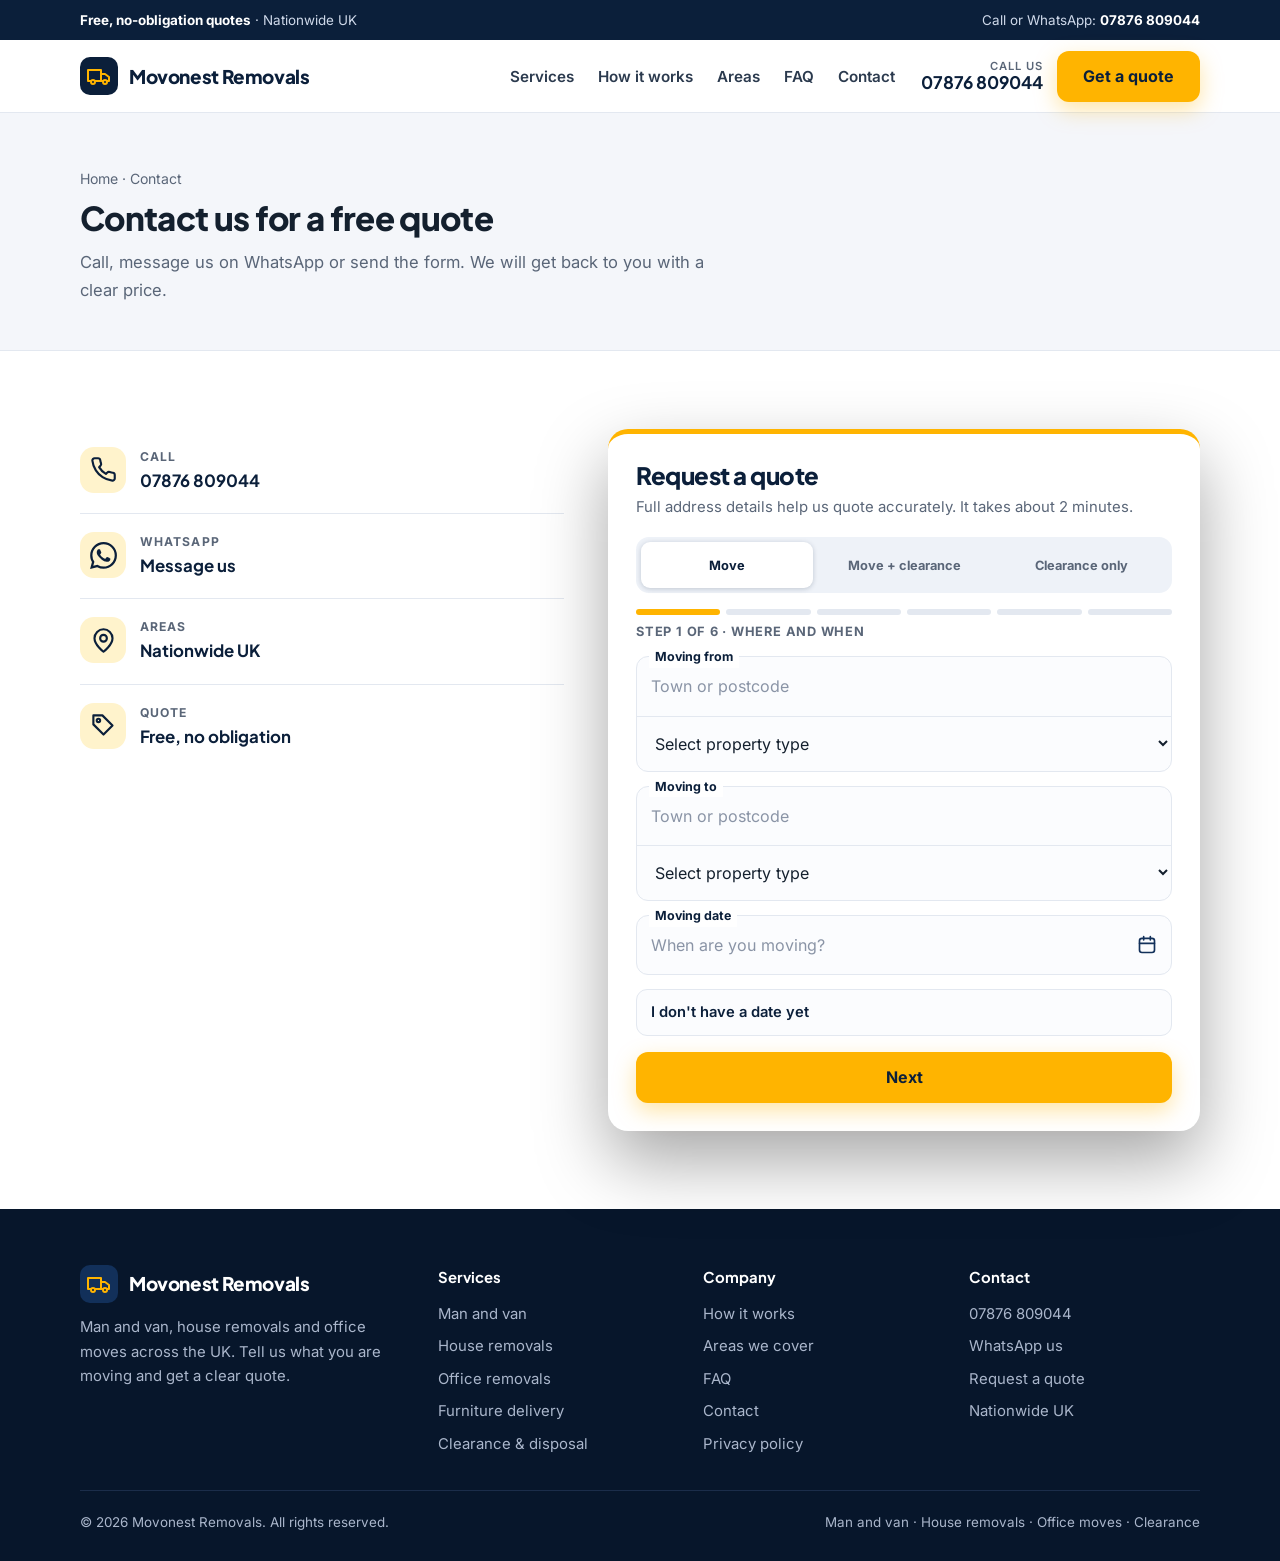
<file: contact/index.html>
<!DOCTYPE html>
<html lang="en-GB">
<head>
<meta charset="UTF-8">
<meta name="viewport" content="width=device-width, initial-scale=1">
<title>Contact Us for a Free Removals Quote | Movonest Removals</title>
<meta name="description" content="Call, WhatsApp or send the form to get a free removals quote anywhere in the UK. We reply with a clear price.">
<link rel="canonical" href="https://movonestremovals.com/contact/">
<link rel="alternate" hreflang="en-GB" href="https://movonestremovals.com/contact/">
<link rel="alternate" hreflang="x-default" href="https://movonestremovals.com/contact/">
<meta name="robots" content="index, follow, max-image-preview:large">
<meta name="theme-color" content="#0b1f3a">
<meta property="og:type" content="website">
<meta property="og:locale" content="en_GB">
<meta property="og:site_name" content="Movonest Removals">
<meta property="og:title" content="Contact Us for a Free Removals Quote | Movonest Removals">
<meta property="og:description" content="Call, WhatsApp or send the form to get a free removals quote anywhere in the UK. We reply with a clear price.">
<meta property="og:url" content="https://movonestremovals.com/contact/">
<meta property="og:image" content="https://movonestremovals.com/assets/og-image.jpg">
<meta property="og:image:width" content="1200">
<meta property="og:image:height" content="630">
<meta property="og:image:alt" content="Movonest Removals: man and van, house removals and office moves across the UK">
<meta name="twitter:card" content="summary_large_image">
<meta name="twitter:title" content="Contact Us for a Free Removals Quote | Movonest Removals">
<meta name="twitter:description" content="Call, WhatsApp or send the form to get a free removals quote anywhere in the UK. We reply with a clear price.">
<meta name="twitter:image" content="https://movonestremovals.com/assets/og-image.jpg">
<link rel="icon" href="../favicon.svg" type="image/svg+xml">
<link rel="apple-touch-icon" href="../apple-touch-icon.png">
<link rel="preload" href="../assets/fonts/inter-400-latin.woff2" as="font" type="font/woff2" crossorigin>
<link rel="preload" href="../assets/fonts/jakarta-800-latin.woff2" as="font" type="font/woff2" crossorigin>
<link rel="stylesheet" href="../assets/fonts.css">
<link rel="stylesheet" href="../assets/style.css">
<script type="application/ld+json">{"@context": "https://schema.org", "@graph": [{"@type": "MovingCompany", "@id": "https://movonestremovals.com/#business", "name": "Movonest Removals", "url": "https://movonestremovals.com/", "description": "Man and van, house removals, office moves, furniture delivery and clearance across the UK.", "telephone": "+447876809044", "image": "https://movonestremovals.com/assets/og-image.jpg", "logo": "https://movonestremovals.com/assets/logo.png", "priceRange": "££", "areaServed": {"@type": "Country", "name": "United Kingdom"}, "contactPoint": {"@type": "ContactPoint", "telephone": "+447876809044", "contactType": "customer service", "areaServed": "GB", "availableLanguage": "English"}, "hasOfferCatalog": {"@type": "OfferCatalog", "name": "Removals services", "itemListElement": [{"@type": "Offer", "itemOffered": {"@type": "Service", "name": "Man and van", "url": "https://movonestremovals.com/man-and-van/"}}, {"@type": "Offer", "itemOffered": {"@type": "Service", "name": "House removals", "url": "https://movonestremovals.com/house-removals/"}}, {"@type": "Offer", "itemOffered": {"@type": "Service", "name": "Office and commercial moves", "url": "https://movonestremovals.com/office-removals/"}}, {"@type": "Offer", "itemOffered": {"@type": "Service", "name": "Furniture and single-item delivery", "url": "https://movonestremovals.com/furniture-delivery/"}}, {"@type": "Offer", "itemOffered": {"@type": "Service", "name": "Clearance, removal and disposal of unwanted furniture and household items"}}]}}, {"@type": "WebSite", "@id": "https://movonestremovals.com/#website", "url": "https://movonestremovals.com/", "name": "Movonest Removals", "inLanguage": "en-GB", "publisher": {"@id": "https://movonestremovals.com/#business"}}, {"@type": "BreadcrumbList", "itemListElement": [{"@type": "ListItem", "position": 1, "name": "Home", "item": "https://movonestremovals.com/"}, {"@type": "ListItem", "position": 2, "name": "Contact", "item": "https://movonestremovals.com/contact/"}]}]}</script>
</head>
<body>
<div class="topbar"><div class="wrap"><span><b>Free, no-obligation quotes</b> · Nationwide UK</span><span>Call or WhatsApp: <b>07876 809044</b></span></div></div>
<header class="hdr">
  <div class="wrap">
    <a class="brand" href="../" aria-label="Movonest Removals home"><i><svg viewBox="0 0 24 24" fill="none" stroke="#ffb400" stroke-width="2" stroke-linecap="round" stroke-linejoin="round"><path d="M1 6h13v11H1zM14 10h4l4 3v4h-8z"/><circle cx="6" cy="18" r="2" fill="#0b1f3a"/><circle cx="18" cy="18" r="2" fill="#0b1f3a"/></svg></i><span>Movonest Removals</span></a>
    <nav class="nav" aria-label="Main"><a href="../#services">Services</a><a href="../#how">How it works</a><a href="../#areas">Areas</a><a href="../#faq">FAQ</a><a href="../contact/">Contact</a></nav>
    <div class="hdr-cta"><a class="hdr-tel" href="tel:+447876809044"><span>Call us</span><b>07876 809044</b></a><a class="btn btn-p" href="../#quote">Get a quote</a></div>
    <button class="burger" aria-label="Menu" aria-expanded="false"><span></span></button>
  </div>
  <nav class="mnav" aria-label="Mobile"><a href="../#services">Services</a><a href="../#how">How it works</a><a href="../#areas">Areas</a><a href="../#faq">FAQ</a><a href="../contact/">Contact</a><a class="btn btn-d btn-blk" href="tel:+447876809044"><svg viewBox="0 0 24 24" fill="none" stroke="currentColor" stroke-width="1.9" stroke-linecap="round" stroke-linejoin="round" aria-hidden="true"><path d="M22 16.9v3a2 2 0 0 1-2.2 2 19.8 19.8 0 0 1-8.6-3.1 19.5 19.5 0 0 1-6-6A19.8 19.8 0 0 1 2.1 4.2 2 2 0 0 1 4.1 2h3a2 2 0 0 1 2 1.7c.1 1 .4 1.9.7 2.8a2 2 0 0 1-.5 2.1L8.1 9.9a16 16 0 0 0 6 6l1.3-1.2a2 2 0 0 1 2.1-.5c.9.3 1.8.6 2.8.7a2 2 0 0 1 1.7 2z"/></svg> 07876 809044</a><a class="btn btn-p btn-blk" href="../#quote">Get a free quote</a></nav>
</header>
<main>
<div class="page-h"><div class="wrap"><div class="crumb"><a href="../">Home</a> · Contact</div><h1>Contact us for a free quote</h1><p>Call, message us on WhatsApp or send the form. We will get back to you with a clear price.</p></div></div>
<section><div class="wrap"><div class="contact">
<div>
<div class="crow"><div class="ic"><svg viewBox="0 0 24 24" fill="none" stroke="currentColor" stroke-width="1.9" stroke-linecap="round" stroke-linejoin="round" aria-hidden="true"><path d="M22 16.9v3a2 2 0 0 1-2.2 2 19.8 19.8 0 0 1-8.6-3.1 19.5 19.5 0 0 1-6-6A19.8 19.8 0 0 1 2.1 4.2 2 2 0 0 1 4.1 2h3a2 2 0 0 1 2 1.7c.1 1 .4 1.9.7 2.8a2 2 0 0 1-.5 2.1L8.1 9.9a16 16 0 0 0 6 6l1.3-1.2a2 2 0 0 1 2.1-.5c.9.3 1.8.6 2.8.7a2 2 0 0 1 1.7 2z"/></svg></div><div><span>Call</span><b><a href="tel:+447876809044">07876 809044</a></b></div></div>
<div class="crow"><div class="ic"><svg viewBox="0 0 24 24" fill="currentColor" stroke="none" stroke-width="1.9" stroke-linecap="round" stroke-linejoin="round" aria-hidden="true"><path d="M17.472 14.382c-.297-.149-1.758-.867-2.03-.967-.273-.099-.471-.148-.67.15-.197.297-.767.966-.94 1.164-.173.199-.347.223-.644.075-.297-.15-1.255-.463-2.39-1.475-.883-.788-1.48-1.761-1.653-2.059-.173-.297-.018-.458.13-.606.134-.133.298-.347.446-.52.149-.174.198-.298.298-.497.099-.198.05-.371-.025-.52-.075-.149-.669-1.612-.916-2.207-.242-.579-.487-.5-.669-.51-.173-.008-.371-.01-.57-.01-.198 0-.52.074-.792.372-.272.297-1.04 1.016-1.04 2.479 0 1.462 1.065 2.875 1.213 3.074.149.198 2.096 3.2 5.077 4.487.709.306 1.262.489 1.694.625.712.227 1.36.195 1.871.118.571-.085 1.758-.719 2.006-1.413.248-.694.248-1.289.173-1.413-.074-.124-.272-.198-.57-.347m-5.421 7.403h-.004a9.87 9.87 0 01-5.031-1.378l-.361-.214-3.741.982.998-3.648-.235-.374a9.86 9.86 0 01-1.51-5.26c.001-5.45 4.436-9.884 9.888-9.884 2.64 0 5.122 1.03 6.988 2.898a9.825 9.825 0 012.893 6.994c-.003 5.45-4.437 9.884-9.885 9.884m8.413-18.297A11.815 11.815 0 0012.05 0C5.495 0 .16 5.335.157 11.892c0 2.096.547 4.142 1.588 5.945L.057 24l6.305-1.654a11.882 11.882 0 005.683 1.448h.005c6.554 0 11.89-5.335 11.893-11.893a11.821 11.821 0 00-3.48-8.413Z"/></svg></div><div><span>WhatsApp</span><b><a href="https://wa.me/447876809044?text=Hello%21%20I%27d%20like%20a%20removals%20quote." target="_blank" rel="noopener">Message us</a></b></div></div>
<div class="crow"><div class="ic"><svg viewBox="0 0 24 24" fill="none" stroke="currentColor" stroke-width="1.9" stroke-linecap="round" stroke-linejoin="round" aria-hidden="true"><path d="M20 10c0 6-8 12-8 12s-8-6-8-12a8 8 0 1 1 16 0z"/><circle cx="12" cy="10" r="3"/></svg></div><div><span>Areas</span><b>Nationwide UK</b></div></div>
<div class="crow"><div class="ic"><svg viewBox="0 0 24 24" fill="none" stroke="currentColor" stroke-width="1.9" stroke-linecap="round" stroke-linejoin="round" aria-hidden="true"><path d="M20 12l-8 8-9-9V3h8z"/><circle cx="7.5" cy="7.5" r="1.5"/></svg></div><div><span>Quote</span><b>Free, no obligation</b></div></div>
</div>
<div class="formcard" id="ct-form">
  <h2>Request a quote</h2>
  <p class="fsub">Full address details help us quote accurately. It takes about 2 minutes.</p>
  <form data-wizard novalidate>
    <div class="seg" role="radiogroup" aria-label="What do you need?">
      <label><input type="radio" name="mode" value="move" checked><span>Move</span></label>
      <label><input type="radio" name="mode" value="both"><span>Move + clearance</span></label>
      <label><input type="radio" name="mode" value="clear"><span>Clearance only</span></label>
    </div>
    <div class="prog" aria-hidden="true"><i class="on"></i></div>
    <div class="plabel">Step 1 · Where and when</div>
    <div class="ferr" role="alert"></div>
    <div class="fok" role="status"></div>
    <input class="hp" type="text" name="company" tabindex="-1" autocomplete="off" aria-hidden="true">
    <div class="pane on" data-k="where" data-modes="move both clear" data-label="Where and when">
      <div class="pgroup">
        <label class="fl" for="ct-fromp"><span data-only="move both">Moving from</span><span data-only="clear">Collect from</span></label>
        <div class="place"><input id="ct-fromp" name="from_place" type="text" placeholder="Town or postcode" autocomplete="off" autocapitalize="off" spellcheck="false" role="combobox" aria-expanded="false" aria-autocomplete="list" aria-controls="ct-froms"><ul id="ct-froms" class="sug" role="listbox" hidden></ul></div>
        <select name="from_type" aria-label="Property type"><option value="">Select property type</option><option>Studio / bedsit</option><option>Flat · 1 bed</option><option>Flat · 2 beds</option><option>Flat · 3+ beds</option><option>House · 1 bed</option><option>House · 2 beds</option><option>House · 3 beds</option><option>House · 4+ beds</option><option>Office or commercial</option><option>Storage unit</option><option>Other</option></select>
      </div>
      <div class="pgroup" data-only="move both">
        <label class="fl" for="ct-top">Moving to</label>
        <div class="place"><input id="ct-top" name="to_place" type="text" placeholder="Town or postcode" autocomplete="off" autocapitalize="off" spellcheck="false" role="combobox" aria-expanded="false" aria-autocomplete="list" aria-controls="ct-tos"><ul id="ct-tos" class="sug" role="listbox" hidden></ul></div>
        <select name="to_type" aria-label="Property type"><option value="">Select property type</option><option>Studio / bedsit</option><option>Flat · 1 bed</option><option>Flat · 2 beds</option><option>Flat · 3+ beds</option><option>House · 1 bed</option><option>House · 2 beds</option><option>House · 3 beds</option><option>House · 4+ beds</option><option>Office or commercial</option><option>Storage unit</option><option>Other</option></select>
      </div>
      <div class="pgroup">
        <label class="fl" for="ct-db"><span data-only="move both">Moving date</span><span data-only="clear">Collection date</span></label>
        <button id="ct-db" type="button" class="datebtn" aria-haspopup="dialog"><span class="dtxt"><span class="dph" data-only="move both">When are you moving?</span><span class="dph" data-only="clear">When should we collect?</span><span class="dval"></span></span><svg width="20" height="20" viewBox="0 0 24 24" fill="none" stroke="currentColor" stroke-width="2" stroke-linecap="round" stroke-linejoin="round" aria-hidden="true"><rect x="3" y="4" width="18" height="17" rx="3"/><path d="M8 2v4M16 2v4M3 10h18"/></svg></button>
        <input type="hidden" name="date">
      </div>
      <label class="opt chk"><input type="checkbox" name="nodate"><span>I don't have a date yet</span></label>
      <div class="wnav"><button class="btn btn-p" type="button" data-next>Next</button></div>
    </div>
    <div class="pane" data-k="inv" data-modes="move both" data-label="Your items">
      <button type="button" class="sumbar" aria-expanded="false"><span>Your move summary</span><b class="sumn">0 items</b><i class="chev"></i></button>
      <div class="sumpanel" hidden><ul class="sumlist"></ul><p class="sumempty">No items added yet.</p></div>
      <h3 class="q">What are you moving?</h3>
      <div class="srch">
        <input type="search" class="isrch" name="item_search" placeholder="Search items, e.g. table" aria-label="Search items" autocomplete="off" autocapitalize="off" spellcheck="false">
        <ul class="sug isug" hidden></ul>
        <p class="sugmsg" role="status" aria-live="polite"></p>
      </div>
      <div class="cats"><div class="cat open" data-cat="bed"><button type="button" class="ah" aria-expanded="true"><span>Bedrooms</span><b class="cn"></b><i class="chev"></i></button><div class="ab" data-grp="inv"><div class="it" data-n="Double Bed &amp; Mattress"><span class="in">Double Bed &amp; Mattress</span><span class="qc"><button type="button" class="qm" aria-label="Remove one Double Bed &amp; Mattress">&minus;</button><input class="qn" type="number" min="0" max="99" value="0" inputmode="numeric" aria-label="Quantity of Double Bed &amp; Mattress"><button type="button" class="qp" aria-label="Add one Double Bed &amp; Mattress">+</button></span></div><div class="it" data-n="Kingsize Bed &amp; Mattress"><span class="in">Kingsize Bed &amp; Mattress</span><span class="qc"><button type="button" class="qm" aria-label="Remove one Kingsize Bed &amp; Mattress">&minus;</button><input class="qn" type="number" min="0" max="99" value="0" inputmode="numeric" aria-label="Quantity of Kingsize Bed &amp; Mattress"><button type="button" class="qp" aria-label="Add one Kingsize Bed &amp; Mattress">+</button></span></div><div class="it" data-n="Single Bed &amp; Mattress"><span class="in">Single Bed &amp; Mattress</span><span class="qc"><button type="button" class="qm" aria-label="Remove one Single Bed &amp; Mattress">&minus;</button><input class="qn" type="number" min="0" max="99" value="0" inputmode="numeric" aria-label="Quantity of Single Bed &amp; Mattress"><button type="button" class="qp" aria-label="Add one Single Bed &amp; Mattress">+</button></span></div><div class="it" data-n="Bunk Bed"><span class="in">Bunk Bed</span><span class="qc"><button type="button" class="qm" aria-label="Remove one Bunk Bed">&minus;</button><input class="qn" type="number" min="0" max="99" value="0" inputmode="numeric" aria-label="Quantity of Bunk Bed"><button type="button" class="qp" aria-label="Add one Bunk Bed">+</button></span></div><div class="it" data-n="Cot"><span class="in">Cot</span><span class="qc"><button type="button" class="qm" aria-label="Remove one Cot">&minus;</button><input class="qn" type="number" min="0" max="99" value="0" inputmode="numeric" aria-label="Quantity of Cot"><button type="button" class="qp" aria-label="Add one Cot">+</button></span></div><div class="it" data-n="Single Wardrobe"><span class="in">Single Wardrobe</span><span class="qc"><button type="button" class="qm" aria-label="Remove one Single Wardrobe">&minus;</button><input class="qn" type="number" min="0" max="99" value="0" inputmode="numeric" aria-label="Quantity of Single Wardrobe"><button type="button" class="qp" aria-label="Add one Single Wardrobe">+</button></span></div><div class="it" data-n="Double Wardrobe"><span class="in">Double Wardrobe</span><span class="qc"><button type="button" class="qm" aria-label="Remove one Double Wardrobe">&minus;</button><input class="qn" type="number" min="0" max="99" value="0" inputmode="numeric" aria-label="Quantity of Double Wardrobe"><button type="button" class="qp" aria-label="Add one Double Wardrobe">+</button></span></div><div class="it" data-n="Chest of Drawers"><span class="in">Chest of Drawers</span><span class="qc"><button type="button" class="qm" aria-label="Remove one Chest of Drawers">&minus;</button><input class="qn" type="number" min="0" max="99" value="0" inputmode="numeric" aria-label="Quantity of Chest of Drawers"><button type="button" class="qp" aria-label="Add one Chest of Drawers">+</button></span></div><div class="it" data-n="Bedside Table"><span class="in">Bedside Table</span><span class="qc"><button type="button" class="qm" aria-label="Remove one Bedside Table">&minus;</button><input class="qn" type="number" min="0" max="99" value="0" inputmode="numeric" aria-label="Quantity of Bedside Table"><button type="button" class="qp" aria-label="Add one Bedside Table">+</button></span></div><div class="it" data-n="Dressing Table"><span class="in">Dressing Table</span><span class="qc"><button type="button" class="qm" aria-label="Remove one Dressing Table">&minus;</button><input class="qn" type="number" min="0" max="99" value="0" inputmode="numeric" aria-label="Quantity of Dressing Table"><button type="button" class="qp" aria-label="Add one Dressing Table">+</button></span></div></div></div><div class="cat" data-cat="liv"><button type="button" class="ah" aria-expanded="false"><span>Living</span><b class="cn"></b><i class="chev"></i></button><div class="ab" data-grp="inv"><div class="it" data-n="2-Seater Sofa"><span class="in">2-Seater Sofa</span><span class="qc"><button type="button" class="qm" aria-label="Remove one 2-Seater Sofa">&minus;</button><input class="qn" type="number" min="0" max="99" value="0" inputmode="numeric" aria-label="Quantity of 2-Seater Sofa"><button type="button" class="qp" aria-label="Add one 2-Seater Sofa">+</button></span></div><div class="it" data-n="3-Seater Sofa"><span class="in">3-Seater Sofa</span><span class="qc"><button type="button" class="qm" aria-label="Remove one 3-Seater Sofa">&minus;</button><input class="qn" type="number" min="0" max="99" value="0" inputmode="numeric" aria-label="Quantity of 3-Seater Sofa"><button type="button" class="qp" aria-label="Add one 3-Seater Sofa">+</button></span></div><div class="it" data-n="Corner Sofa"><span class="in">Corner Sofa</span><span class="qc"><button type="button" class="qm" aria-label="Remove one Corner Sofa">&minus;</button><input class="qn" type="number" min="0" max="99" value="0" inputmode="numeric" aria-label="Quantity of Corner Sofa"><button type="button" class="qp" aria-label="Add one Corner Sofa">+</button></span></div><div class="it" data-n="Armchair"><span class="in">Armchair</span><span class="qc"><button type="button" class="qm" aria-label="Remove one Armchair">&minus;</button><input class="qn" type="number" min="0" max="99" value="0" inputmode="numeric" aria-label="Quantity of Armchair"><button type="button" class="qp" aria-label="Add one Armchair">+</button></span></div><div class="it" data-n="Coffee Table"><span class="in">Coffee Table</span><span class="qc"><button type="button" class="qm" aria-label="Remove one Coffee Table">&minus;</button><input class="qn" type="number" min="0" max="99" value="0" inputmode="numeric" aria-label="Quantity of Coffee Table"><button type="button" class="qp" aria-label="Add one Coffee Table">+</button></span></div><div class="it" data-n="Side Table"><span class="in">Side Table</span><span class="qc"><button type="button" class="qm" aria-label="Remove one Side Table">&minus;</button><input class="qn" type="number" min="0" max="99" value="0" inputmode="numeric" aria-label="Quantity of Side Table"><button type="button" class="qp" aria-label="Add one Side Table">+</button></span></div><div class="it" data-n="TV Stand"><span class="in">TV Stand</span><span class="qc"><button type="button" class="qm" aria-label="Remove one TV Stand">&minus;</button><input class="qn" type="number" min="0" max="99" value="0" inputmode="numeric" aria-label="Quantity of TV Stand"><button type="button" class="qp" aria-label="Add one TV Stand">+</button></span></div><div class="it" data-n="TV"><span class="in">TV</span><span class="qc"><button type="button" class="qm" aria-label="Remove one TV">&minus;</button><input class="qn" type="number" min="0" max="99" value="0" inputmode="numeric" aria-label="Quantity of TV"><button type="button" class="qp" aria-label="Add one TV">+</button></span></div><div class="it" data-n="Bookcase"><span class="in">Bookcase</span><span class="qc"><button type="button" class="qm" aria-label="Remove one Bookcase">&minus;</button><input class="qn" type="number" min="0" max="99" value="0" inputmode="numeric" aria-label="Quantity of Bookcase"><button type="button" class="qp" aria-label="Add one Bookcase">+</button></span></div><div class="it" data-n="Sideboard"><span class="in">Sideboard</span><span class="qc"><button type="button" class="qm" aria-label="Remove one Sideboard">&minus;</button><input class="qn" type="number" min="0" max="99" value="0" inputmode="numeric" aria-label="Quantity of Sideboard"><button type="button" class="qp" aria-label="Add one Sideboard">+</button></span></div><div class="it" data-n="Mirror"><span class="in">Mirror</span><span class="qc"><button type="button" class="qm" aria-label="Remove one Mirror">&minus;</button><input class="qn" type="number" min="0" max="99" value="0" inputmode="numeric" aria-label="Quantity of Mirror"><button type="button" class="qp" aria-label="Add one Mirror">+</button></span></div><div class="it" data-n="Rug"><span class="in">Rug</span><span class="qc"><button type="button" class="qm" aria-label="Remove one Rug">&minus;</button><input class="qn" type="number" min="0" max="99" value="0" inputmode="numeric" aria-label="Quantity of Rug"><button type="button" class="qp" aria-label="Add one Rug">+</button></span></div><div class="it" data-n="Lamp"><span class="in">Lamp</span><span class="qc"><button type="button" class="qm" aria-label="Remove one Lamp">&minus;</button><input class="qn" type="number" min="0" max="99" value="0" inputmode="numeric" aria-label="Quantity of Lamp"><button type="button" class="qp" aria-label="Add one Lamp">+</button></span></div></div></div><div class="cat" data-cat="kit"><button type="button" class="ah" aria-expanded="false"><span>Kitchen</span><b class="cn"></b><i class="chev"></i></button><div class="ab" data-grp="inv"><div class="it" data-n="Fridge Freezer"><span class="in">Fridge Freezer</span><span class="qc"><button type="button" class="qm" aria-label="Remove one Fridge Freezer">&minus;</button><input class="qn" type="number" min="0" max="99" value="0" inputmode="numeric" aria-label="Quantity of Fridge Freezer"><button type="button" class="qp" aria-label="Add one Fridge Freezer">+</button></span></div><div class="it" data-n="Under-counter Fridge"><span class="in">Under-counter Fridge</span><span class="qc"><button type="button" class="qm" aria-label="Remove one Under-counter Fridge">&minus;</button><input class="qn" type="number" min="0" max="99" value="0" inputmode="numeric" aria-label="Quantity of Under-counter Fridge"><button type="button" class="qp" aria-label="Add one Under-counter Fridge">+</button></span></div><div class="it" data-n="Washing Machine"><span class="in">Washing Machine</span><span class="qc"><button type="button" class="qm" aria-label="Remove one Washing Machine">&minus;</button><input class="qn" type="number" min="0" max="99" value="0" inputmode="numeric" aria-label="Quantity of Washing Machine"><button type="button" class="qp" aria-label="Add one Washing Machine">+</button></span></div><div class="it" data-n="Tumble Dryer"><span class="in">Tumble Dryer</span><span class="qc"><button type="button" class="qm" aria-label="Remove one Tumble Dryer">&minus;</button><input class="qn" type="number" min="0" max="99" value="0" inputmode="numeric" aria-label="Quantity of Tumble Dryer"><button type="button" class="qp" aria-label="Add one Tumble Dryer">+</button></span></div><div class="it" data-n="Dishwasher"><span class="in">Dishwasher</span><span class="qc"><button type="button" class="qm" aria-label="Remove one Dishwasher">&minus;</button><input class="qn" type="number" min="0" max="99" value="0" inputmode="numeric" aria-label="Quantity of Dishwasher"><button type="button" class="qp" aria-label="Add one Dishwasher">+</button></span></div><div class="it" data-n="Cooker"><span class="in">Cooker</span><span class="qc"><button type="button" class="qm" aria-label="Remove one Cooker">&minus;</button><input class="qn" type="number" min="0" max="99" value="0" inputmode="numeric" aria-label="Quantity of Cooker"><button type="button" class="qp" aria-label="Add one Cooker">+</button></span></div><div class="it" data-n="Microwave Oven"><span class="in">Microwave Oven</span><span class="qc"><button type="button" class="qm" aria-label="Remove one Microwave Oven">&minus;</button><input class="qn" type="number" min="0" max="99" value="0" inputmode="numeric" aria-label="Quantity of Microwave Oven"><button type="button" class="qp" aria-label="Add one Microwave Oven">+</button></span></div><div class="it" data-n="Kitchen Table"><span class="in">Kitchen Table</span><span class="qc"><button type="button" class="qm" aria-label="Remove one Kitchen Table">&minus;</button><input class="qn" type="number" min="0" max="99" value="0" inputmode="numeric" aria-label="Quantity of Kitchen Table"><button type="button" class="qp" aria-label="Add one Kitchen Table">+</button></span></div><div class="it" data-n="4 Seater Dining Table"><span class="in">4 Seater Dining Table</span><span class="qc"><button type="button" class="qm" aria-label="Remove one 4 Seater Dining Table">&minus;</button><input class="qn" type="number" min="0" max="99" value="0" inputmode="numeric" aria-label="Quantity of 4 Seater Dining Table"><button type="button" class="qp" aria-label="Add one 4 Seater Dining Table">+</button></span></div><div class="it" data-n="6 Seater Dining Table"><span class="in">6 Seater Dining Table</span><span class="qc"><button type="button" class="qm" aria-label="Remove one 6 Seater Dining Table">&minus;</button><input class="qn" type="number" min="0" max="99" value="0" inputmode="numeric" aria-label="Quantity of 6 Seater Dining Table"><button type="button" class="qp" aria-label="Add one 6 Seater Dining Table">+</button></span></div><div class="it" data-n="Dining Chair"><span class="in">Dining Chair</span><span class="qc"><button type="button" class="qm" aria-label="Remove one Dining Chair">&minus;</button><input class="qn" type="number" min="0" max="99" value="0" inputmode="numeric" aria-label="Quantity of Dining Chair"><button type="button" class="qp" aria-label="Add one Dining Chair">+</button></span></div><div class="it" data-n="Bin"><span class="in">Bin</span><span class="qc"><button type="button" class="qm" aria-label="Remove one Bin">&minus;</button><input class="qn" type="number" min="0" max="99" value="0" inputmode="numeric" aria-label="Quantity of Bin"><button type="button" class="qp" aria-label="Add one Bin">+</button></span></div><div class="it" data-n="Ironing Board"><span class="in">Ironing Board</span><span class="qc"><button type="button" class="qm" aria-label="Remove one Ironing Board">&minus;</button><input class="qn" type="number" min="0" max="99" value="0" inputmode="numeric" aria-label="Quantity of Ironing Board"><button type="button" class="qp" aria-label="Add one Ironing Board">+</button></span></div></div></div><div class="cat" data-cat="bat"><button type="button" class="ah" aria-expanded="false"><span>Bathroom</span><b class="cn"></b><i class="chev"></i></button><div class="ab" data-grp="inv"><div class="it" data-n="Bathroom Cabinet"><span class="in">Bathroom Cabinet</span><span class="qc"><button type="button" class="qm" aria-label="Remove one Bathroom Cabinet">&minus;</button><input class="qn" type="number" min="0" max="99" value="0" inputmode="numeric" aria-label="Quantity of Bathroom Cabinet"><button type="button" class="qp" aria-label="Add one Bathroom Cabinet">+</button></span></div><div class="it" data-n="Laundry Basket"><span class="in">Laundry Basket</span><span class="qc"><button type="button" class="qm" aria-label="Remove one Laundry Basket">&minus;</button><input class="qn" type="number" min="0" max="99" value="0" inputmode="numeric" aria-label="Quantity of Laundry Basket"><button type="button" class="qp" aria-label="Add one Laundry Basket">+</button></span></div><div class="it" data-n="Towel Rail"><span class="in">Towel Rail</span><span class="qc"><button type="button" class="qm" aria-label="Remove one Towel Rail">&minus;</button><input class="qn" type="number" min="0" max="99" value="0" inputmode="numeric" aria-label="Quantity of Towel Rail"><button type="button" class="qp" aria-label="Add one Towel Rail">+</button></span></div><div class="it" data-n="Storage Unit"><span class="in">Storage Unit</span><span class="qc"><button type="button" class="qm" aria-label="Remove one Storage Unit">&minus;</button><input class="qn" type="number" min="0" max="99" value="0" inputmode="numeric" aria-label="Quantity of Storage Unit"><button type="button" class="qp" aria-label="Add one Storage Unit">+</button></span></div><div class="it" data-n="Weighing Scales"><span class="in">Weighing Scales</span><span class="qc"><button type="button" class="qm" aria-label="Remove one Weighing Scales">&minus;</button><input class="qn" type="number" min="0" max="99" value="0" inputmode="numeric" aria-label="Quantity of Weighing Scales"><button type="button" class="qp" aria-label="Add one Weighing Scales">+</button></span></div></div></div><div class="cat hl" data-cat="box"><button type="button" class="ah" aria-expanded="false"><span>Boxes &amp; Bags</span><b class="cn"></b><i class="chev"></i></button><div class="ab" data-grp="inv"><div class="it" data-n="Large Box"><span class="in">Large Box</span><span class="qc"><button type="button" class="qm" aria-label="Remove one Large Box">&minus;</button><input class="qn" type="number" min="0" max="99" value="0" inputmode="numeric" aria-label="Quantity of Large Box"><button type="button" class="qp" aria-label="Add one Large Box">+</button></span></div><div class="it" data-n="Medium Box"><span class="in">Medium Box</span><span class="qc"><button type="button" class="qm" aria-label="Remove one Medium Box">&minus;</button><input class="qn" type="number" min="0" max="99" value="0" inputmode="numeric" aria-label="Quantity of Medium Box"><button type="button" class="qp" aria-label="Add one Medium Box">+</button></span></div><div class="it" data-n="Small Box"><span class="in">Small Box</span><span class="qc"><button type="button" class="qm" aria-label="Remove one Small Box">&minus;</button><input class="qn" type="number" min="0" max="99" value="0" inputmode="numeric" aria-label="Quantity of Small Box"><button type="button" class="qp" aria-label="Add one Small Box">+</button></span></div><div class="it" data-n="Wardrobe Box"><span class="in">Wardrobe Box</span><span class="qc"><button type="button" class="qm" aria-label="Remove one Wardrobe Box">&minus;</button><input class="qn" type="number" min="0" max="99" value="0" inputmode="numeric" aria-label="Quantity of Wardrobe Box"><button type="button" class="qp" aria-label="Add one Wardrobe Box">+</button></span></div><div class="it" data-n="Suitcase"><span class="in">Suitcase</span><span class="qc"><button type="button" class="qm" aria-label="Remove one Suitcase">&minus;</button><input class="qn" type="number" min="0" max="99" value="0" inputmode="numeric" aria-label="Quantity of Suitcase"><button type="button" class="qp" aria-label="Add one Suitcase">+</button></span></div><div class="it" data-n="Bin Bag"><span class="in">Bin Bag</span><span class="qc"><button type="button" class="qm" aria-label="Remove one Bin Bag">&minus;</button><input class="qn" type="number" min="0" max="99" value="0" inputmode="numeric" aria-label="Quantity of Bin Bag"><button type="button" class="qp" aria-label="Add one Bin Bag">+</button></span></div></div></div><div class="cat" data-cat="oth"><button type="button" class="ah" aria-expanded="false"><span>Garden, Office &amp; Other</span><b class="cn"></b><i class="chev"></i></button><div class="ab" data-grp="inv"><div class="it" data-n="Desk"><span class="in">Desk</span><span class="qc"><button type="button" class="qm" aria-label="Remove one Desk">&minus;</button><input class="qn" type="number" min="0" max="99" value="0" inputmode="numeric" aria-label="Quantity of Desk"><button type="button" class="qp" aria-label="Add one Desk">+</button></span></div><div class="it" data-n="Office Chair"><span class="in">Office Chair</span><span class="qc"><button type="button" class="qm" aria-label="Remove one Office Chair">&minus;</button><input class="qn" type="number" min="0" max="99" value="0" inputmode="numeric" aria-label="Quantity of Office Chair"><button type="button" class="qp" aria-label="Add one Office Chair">+</button></span></div><div class="it" data-n="Filing Cabinet"><span class="in">Filing Cabinet</span><span class="qc"><button type="button" class="qm" aria-label="Remove one Filing Cabinet">&minus;</button><input class="qn" type="number" min="0" max="99" value="0" inputmode="numeric" aria-label="Quantity of Filing Cabinet"><button type="button" class="qp" aria-label="Add one Filing Cabinet">+</button></span></div><div class="it" data-n="Bicycle"><span class="in">Bicycle</span><span class="qc"><button type="button" class="qm" aria-label="Remove one Bicycle">&minus;</button><input class="qn" type="number" min="0" max="99" value="0" inputmode="numeric" aria-label="Quantity of Bicycle"><button type="button" class="qp" aria-label="Add one Bicycle">+</button></span></div><div class="it" data-n="Exercise Machine"><span class="in">Exercise Machine</span><span class="qc"><button type="button" class="qm" aria-label="Remove one Exercise Machine">&minus;</button><input class="qn" type="number" min="0" max="99" value="0" inputmode="numeric" aria-label="Quantity of Exercise Machine"><button type="button" class="qp" aria-label="Add one Exercise Machine">+</button></span></div><div class="it" data-n="Garden Table"><span class="in">Garden Table</span><span class="qc"><button type="button" class="qm" aria-label="Remove one Garden Table">&minus;</button><input class="qn" type="number" min="0" max="99" value="0" inputmode="numeric" aria-label="Quantity of Garden Table"><button type="button" class="qp" aria-label="Add one Garden Table">+</button></span></div><div class="it" data-n="Garden Chair"><span class="in">Garden Chair</span><span class="qc"><button type="button" class="qm" aria-label="Remove one Garden Chair">&minus;</button><input class="qn" type="number" min="0" max="99" value="0" inputmode="numeric" aria-label="Quantity of Garden Chair"><button type="button" class="qp" aria-label="Add one Garden Chair">+</button></span></div><div class="it" data-n="BBQ"><span class="in">BBQ</span><span class="qc"><button type="button" class="qm" aria-label="Remove one BBQ">&minus;</button><input class="qn" type="number" min="0" max="99" value="0" inputmode="numeric" aria-label="Quantity of BBQ"><button type="button" class="qp" aria-label="Add one BBQ">+</button></span></div><div class="it" data-n="Lawn Mower"><span class="in">Lawn Mower</span><span class="qc"><button type="button" class="qm" aria-label="Remove one Lawn Mower">&minus;</button><input class="qn" type="number" min="0" max="99" value="0" inputmode="numeric" aria-label="Quantity of Lawn Mower"><button type="button" class="qp" aria-label="Add one Lawn Mower">+</button></span></div><div class="it" data-n="Ladder"><span class="in">Ladder</span><span class="qc"><button type="button" class="qm" aria-label="Remove one Ladder">&minus;</button><input class="qn" type="number" min="0" max="99" value="0" inputmode="numeric" aria-label="Quantity of Ladder"><button type="button" class="qp" aria-label="Add one Ladder">+</button></span></div></div></div><div class="cat custcat" data-cat="cust" hidden><button type="button" class="ah" aria-expanded="false"><span>Items you added</span><b class="cn"></b><i class="chev"></i></button><div class="ab custbody" data-grp="inv"></div></div></div>
      <p class="hint" style="margin-top:12px">Can't find something? Search for it and add it as your own item. Tell us about any changes before your move and we will update your quote.</p>
      <div class="wnav"><button class="btn btn-o back" type="button" data-back>Back</button><button class="btn btn-p" type="button" data-next>Next</button></div>
    </div>
    <div class="pane" data-k="service" data-modes="move both" data-label="Choose your service"><h3 class="q">Choose your service</h3>
      <div class="opts one">
        <label class="opt"><input type="radio" name="service" value="Basic - you carry, we drive" checked><span><b>Basic</b><em>Van and driver. You pack, carry and load your items; we drive and deliver.</em></span></label>
        <label class="opt"><input type="radio" name="service" value="Premium - full service, we carry everything"><span><b>Premium · Full service</b><em>Our crew dismantles your furniture and carries everything out, loads, drives, unloads and carries it in.</em></span></label>
        <label class="opt"><input type="radio" name="service" value="Platinum - full service with packing, materials included"><span><b>Platinum · Packing included</b><em>Everything in Premium, plus we pack your belongings for you. Boxes, wardrobe boxes, packing material and bubble wrap are included.</em></span></label>
      </div>
      <div class="pack" data-grp="pack" hidden>
        <p class="packt">Packing: roughly how many boxes will we need to supply and pack? <small>(optional)</small></p>
        <div class="it" data-n="Large Box"><span class="in">Large Box</span><span class="qc"><button type="button" class="qm" aria-label="Remove one Large Box">&minus;</button><input class="qn" type="number" min="0" max="99" value="0" inputmode="numeric" aria-label="Quantity of Large Box"><button type="button" class="qp" aria-label="Add one Large Box">+</button></span></div><div class="it" data-n="Medium Box"><span class="in">Medium Box</span><span class="qc"><button type="button" class="qm" aria-label="Remove one Medium Box">&minus;</button><input class="qn" type="number" min="0" max="99" value="0" inputmode="numeric" aria-label="Quantity of Medium Box"><button type="button" class="qp" aria-label="Add one Medium Box">+</button></span></div><div class="it" data-n="Small Box"><span class="in">Small Box</span><span class="qc"><button type="button" class="qm" aria-label="Remove one Small Box">&minus;</button><input class="qn" type="number" min="0" max="99" value="0" inputmode="numeric" aria-label="Quantity of Small Box"><button type="button" class="qp" aria-label="Add one Small Box">+</button></span></div><div class="it" data-n="Wardrobe Box"><span class="in">Wardrobe Box</span><span class="qc"><button type="button" class="qm" aria-label="Remove one Wardrobe Box">&minus;</button><input class="qn" type="number" min="0" max="99" value="0" inputmode="numeric" aria-label="Quantity of Wardrobe Box"><button type="button" class="qp" aria-label="Add one Wardrobe Box">+</button></span></div>
        <p class="hint" style="margin:8px 0 0">Packing material and bubble wrap are included. Not sure? Leave it blank and we will estimate with you.</p>
      </div>
      <p class="hint" style="margin-top:12px">Not sure? Pick one now and we will confirm the details with you.</p>
      <div class="wnav"><button class="btn btn-o back" type="button" data-back>Back</button><button class="btn btn-p" type="button" data-next>Next</button></div>
    </div>
    <div class="pane" data-k="clear" data-modes="both clear" data-label="Items to remove"><h3 class="q">What would you like us to remove?</h3>
      <p class="hint" data-only="both">We will take these away from your pick-up address, in addition to your move.</p>
      <div class="irow ih" aria-hidden="true"><span>Item</span><span>Qty</span><span></span></div>
      <div class="irows"><div class="irow"><div class="field"><input name="ci_name" type="text" list="ct-dl" placeholder="Item, e.g. Sofa" autocomplete="off" aria-label="Item"></div><div class="field"><input name="ci_qty" type="number" min="1" max="99" value="1" inputmode="numeric" aria-label="Quantity"></div><button class="rm" type="button" aria-label="Remove item">&times;</button></div></div>
      <datalist id="ct-dl"><option value="Sofa"><option value="Armchair"><option value="Bed frame"><option value="Mattress"><option value="Wardrobe"><option value="Chest of drawers"><option value="Table"><option value="Chairs"><option value="Desk"><option value="Fridge or freezer"><option value="Washing machine"><option value="Cooker"><option value="TV"><option value="Carpet or rug"><option value="Boxes or bags"><option value="Garden furniture"><option value="Mixed household items"></datalist>
      <button class="addrow" type="button">+ Add another item</button>
      <div class="field" style="margin-top:14px"><label for="ct-cn">Anything else we should know? <small>(optional)</small></label><textarea id="ct-cn" name="clear_notes" rows="2" placeholder="e.g. items are in the garage, up two flights of stairs..."></textarea></div>
      <p class="hint" style="margin-top:14px">Photos help us price a clearance accurately. After you send your request, you will see a button to send them to us on WhatsApp.</p>
      <p class="hint">Hazardous items (for example asbestos, chemicals, gas bottles or paint) need to be checked with us first.</p>
      
      <div class="wnav"><button class="btn btn-o back" type="button" data-back>Back</button><button class="btn btn-p" type="button" data-next>Next</button></div>
    </div>
    <div class="pane" data-k="from" data-modes="move both clear" data-label="Pick-up address" data-label-clear="Collection address"><h3 class="q"><span data-only="move both">Pick-up address</span><span data-only="clear">Where are the items to be removed from?</span></h3><div class="fgrid">
      <div class="field"><label for="ct-froma">Address (house number and street) <i>*</i></label><input id="ct-froma" name="from_addr" type="text" autocomplete="off" placeholder="e.g. 12 High Street"></div>
      <div class="f2">
        <div class="field"><label for="ct-fromfl">Flat / apartment no. <small>(if any)</small></label><input id="ct-fromfl" name="from_flat" type="text" placeholder="e.g. 4"></div>
        <div class="field"><label for="ct-frompo">Postcode <i>*</i></label><input id="ct-frompo" name="from_post" type="text" autocomplete="off" placeholder="e.g. M1 1AA"></div>
      </div>
      <div class="field"><label for="ct-fromtw">Town / city</label><input id="ct-fromtw" name="from_town" type="text" placeholder="e.g. Manchester"></div>
      <div class="f2">
        <div class="field"><label for="ct-fromfo">Floor <i>*</i></label><select id="ct-fromfo" name="from_floor"><option value="">Choose</option><option>Ground floor / house</option><option>1st floor</option><option>2nd floor</option><option>3rd floor</option><option>4th floor</option><option>5th floor</option><option>6th floor or higher</option></select></div>
        <div class="field"><label for="ct-fromli">Lift <i>*</i></label><select id="ct-fromli" name="from_lift"><option value="">Choose</option><option>Yes, lift available</option><option>No lift</option><option>Not applicable (ground floor / house)</option></select></div>
      </div>
      <div class="field"><label for="ct-fromdi">Distance from where the van can park to the door</label><select id="ct-fromdi" name="from_dist"><option value="">Choose</option><option>Van can park at the door</option><option>Up to 10 m from the door</option><option>10 to 25 m</option><option>25 to 50 m</option><option>More than 50 m</option><option>Not sure</option></select></div>
      <div class="wnav"><button class="btn btn-o back" type="button" data-back>Back</button><button class="btn btn-p" type="button" data-next>Next</button></div>
    </div></div>
    <div class="pane" data-k="to" data-modes="move both" data-label="Delivery address"><h3 class="q">Delivery address</h3><div class="fgrid">
      <div class="field"><label for="ct-toa">Address (house number and street) <i>*</i></label><input id="ct-toa" name="to_addr" type="text" autocomplete="off" placeholder="e.g. 12 High Street"></div>
      <div class="f2">
        <div class="field"><label for="ct-tofl">Flat / apartment no. <small>(if any)</small></label><input id="ct-tofl" name="to_flat" type="text" placeholder="e.g. 4"></div>
        <div class="field"><label for="ct-topo">Postcode <i>*</i></label><input id="ct-topo" name="to_post" type="text" autocomplete="off" placeholder="e.g. M1 1AA"></div>
      </div>
      <div class="field"><label for="ct-totw">Town / city</label><input id="ct-totw" name="to_town" type="text" placeholder="e.g. Manchester"></div>
      <div class="f2">
        <div class="field"><label for="ct-tofo">Floor <i>*</i></label><select id="ct-tofo" name="to_floor"><option value="">Choose</option><option>Ground floor / house</option><option>1st floor</option><option>2nd floor</option><option>3rd floor</option><option>4th floor</option><option>5th floor</option><option>6th floor or higher</option></select></div>
        <div class="field"><label for="ct-toli">Lift <i>*</i></label><select id="ct-toli" name="to_lift"><option value="">Choose</option><option>Yes, lift available</option><option>No lift</option><option>Not applicable (ground floor / house)</option></select></div>
      </div>
      <div class="field"><label for="ct-todi">Distance from where the van can park to the door</label><select id="ct-todi" name="to_dist"><option value="">Choose</option><option>Van can park at the door</option><option>Up to 10 m from the door</option><option>10 to 25 m</option><option>25 to 50 m</option><option>More than 50 m</option><option>Not sure</option></select></div>
      <div class="wnav"><button class="btn btn-o back" type="button" data-back>Back</button><button class="btn btn-p" type="button" data-next>Next</button></div>
    </div></div>
    <div class="pane" data-k="contact" data-modes="move both clear" data-label="Your details"><div class="fgrid">
      <div class="field"><label for="ct-p">Mobile / phone <i>*</i></label><input id="ct-p" name="phone" type="tel" inputmode="tel" autocomplete="tel" placeholder="07xxx xxxxxx"></div>
      <div class="f2">
        <div class="field"><label for="ct-n">Name <small>(optional)</small></label><input id="ct-n" name="name" type="text" autocomplete="name" placeholder="Your name"></div>
        <div class="field"><label for="ct-e">Email <small>(optional)</small></label><input id="ct-e" name="email" type="email" autocomplete="email" placeholder="you@email.com"></div>
      </div>
      <div class="field"><label for="ct-m">Anything else we should know? <small>(optional)</small></label><textarea id="ct-m" name="message" rows="3" placeholder="Parking restrictions, fragile or very heavy items..."></textarea></div>
      <div class="wnav"><button class="btn btn-o back" type="button" data-back>Back</button><button class="btn btn-p" type="submit">Get my free quote</button></div>
      <p class="fnote">Free and no obligation. Or call <a href="tel:+447876809044">07876 809044</a></p>
    </div></div>
  </form>
</div>
</div></div></section>
</main>
<nav class="bar" aria-label="Quick actions">
<a class="b1" href="tel:+447876809044"><svg viewBox="0 0 24 24" fill="none" stroke="currentColor" stroke-width="1.9" stroke-linecap="round" stroke-linejoin="round" aria-hidden="true"><path d="M22 16.9v3a2 2 0 0 1-2.2 2 19.8 19.8 0 0 1-8.6-3.1 19.5 19.5 0 0 1-6-6A19.8 19.8 0 0 1 2.1 4.2 2 2 0 0 1 4.1 2h3a2 2 0 0 1 2 1.7c.1 1 .4 1.9.7 2.8a2 2 0 0 1-.5 2.1L8.1 9.9a16 16 0 0 0 6 6l1.3-1.2a2 2 0 0 1 2.1-.5c.9.3 1.8.6 2.8.7a2 2 0 0 1 1.7 2z"/></svg><span>Call</span></a>
<a class="b2" href="https://wa.me/447876809044?text=Hello%21%20I%27d%20like%20a%20removals%20quote." target="_blank" rel="noopener"><svg viewBox="0 0 24 24" fill="currentColor" stroke="none" stroke-width="1.9" stroke-linecap="round" stroke-linejoin="round" aria-hidden="true"><path d="M17.472 14.382c-.297-.149-1.758-.867-2.03-.967-.273-.099-.471-.148-.67.15-.197.297-.767.966-.94 1.164-.173.199-.347.223-.644.075-.297-.15-1.255-.463-2.39-1.475-.883-.788-1.48-1.761-1.653-2.059-.173-.297-.018-.458.13-.606.134-.133.298-.347.446-.52.149-.174.198-.298.298-.497.099-.198.05-.371-.025-.52-.075-.149-.669-1.612-.916-2.207-.242-.579-.487-.5-.669-.51-.173-.008-.371-.01-.57-.01-.198 0-.52.074-.792.372-.272.297-1.04 1.016-1.04 2.479 0 1.462 1.065 2.875 1.213 3.074.149.198 2.096 3.2 5.077 4.487.709.306 1.262.489 1.694.625.712.227 1.36.195 1.871.118.571-.085 1.758-.719 2.006-1.413.248-.694.248-1.289.173-1.413-.074-.124-.272-.198-.57-.347m-5.421 7.403h-.004a9.87 9.87 0 01-5.031-1.378l-.361-.214-3.741.982.998-3.648-.235-.374a9.86 9.86 0 01-1.51-5.26c.001-5.45 4.436-9.884 9.888-9.884 2.64 0 5.122 1.03 6.988 2.898a9.825 9.825 0 012.893 6.994c-.003 5.45-4.437 9.884-9.885 9.884m8.413-18.297A11.815 11.815 0 0012.05 0C5.495 0 .16 5.335.157 11.892c0 2.096.547 4.142 1.588 5.945L.057 24l6.305-1.654a11.882 11.882 0 005.683 1.448h.005c6.554 0 11.89-5.335 11.893-11.893a11.821 11.821 0 00-3.48-8.413Z"/></svg><span>WhatsApp</span></a>
<a class="b3" href="../#quote"><svg viewBox="0 0 24 24" fill="none" stroke="currentColor" stroke-width="1.9" stroke-linecap="round" stroke-linejoin="round" aria-hidden="true"><rect x="4" y="2" width="16" height="20" rx="2"/><path d="M8 7h8M8 11h8M8 15h5"/></svg><span>Quote</span></a>
</nav>
<footer class="ftr"><div class="wrap">
<div class="g">
<div><a class="brand" href="../"><i><svg viewBox="0 0 24 24" fill="none" stroke="#ffb400" stroke-width="2" stroke-linecap="round" stroke-linejoin="round"><path d="M1 6h13v11H1zM14 10h4l4 3v4h-8z"/><circle cx="6" cy="18" r="2" fill="#0b1f3a"/><circle cx="18" cy="18" r="2" fill="#0b1f3a"/></svg></i><span>Movonest Removals</span></a><p>Man and van, house removals and office moves across the UK. Tell us what you are moving and get a clear quote.</p></div>
<div><h4>Services</h4><ul><li><a href="../man-and-van/">Man and van</a></li><li><a href="../house-removals/">House removals</a></li><li><a href="../office-removals/">Office removals</a></li><li><a href="../furniture-delivery/">Furniture delivery</a></li><li><a href="../?service=clearance#quote">Clearance &amp; disposal</a></li></ul></div>
<div><h4>Company</h4><ul><li><a href="../#how">How it works</a></li><li><a href="../#areas">Areas we cover</a></li><li><a href="../#faq">FAQ</a></li><li><a href="../contact/">Contact</a></li><li><a href="../privacy/">Privacy policy</a></li></ul></div>
<div><h4>Contact</h4><ul><li><a href="tel:+447876809044">07876 809044</a></li><li><a href="https://wa.me/447876809044?text=Hello%21%20I%27d%20like%20a%20removals%20quote." target="_blank" rel="noopener">WhatsApp us</a></li><li><a href="../contact/">Request a quote</a></li><li>Nationwide UK</li></ul></div>
</div>
<div class="b"><span>© <span data-yr></span> Movonest Removals. All rights reserved.</span><span>Man and van · House removals · Office moves · Clearance</span></div>
</div></footer>
<script src="../assets/script.js" defer></script>
</body>
</html>
</file>
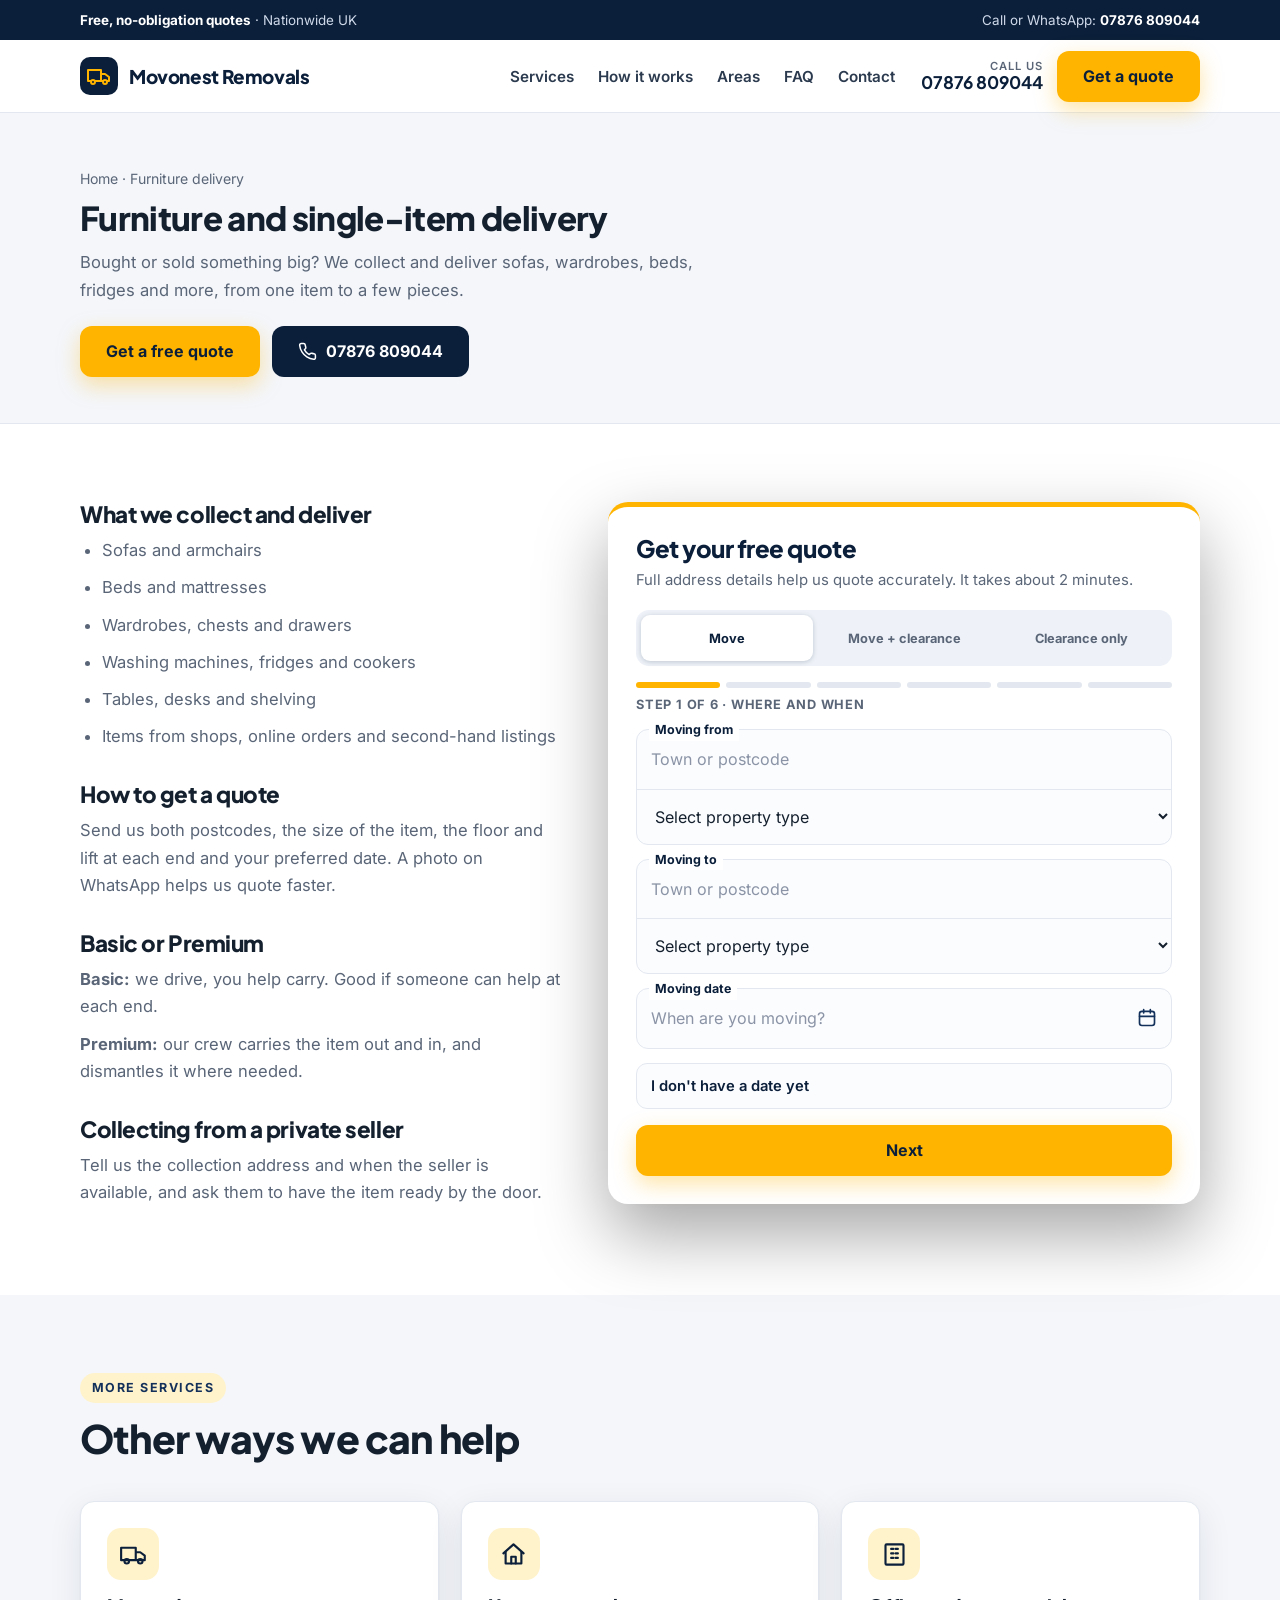
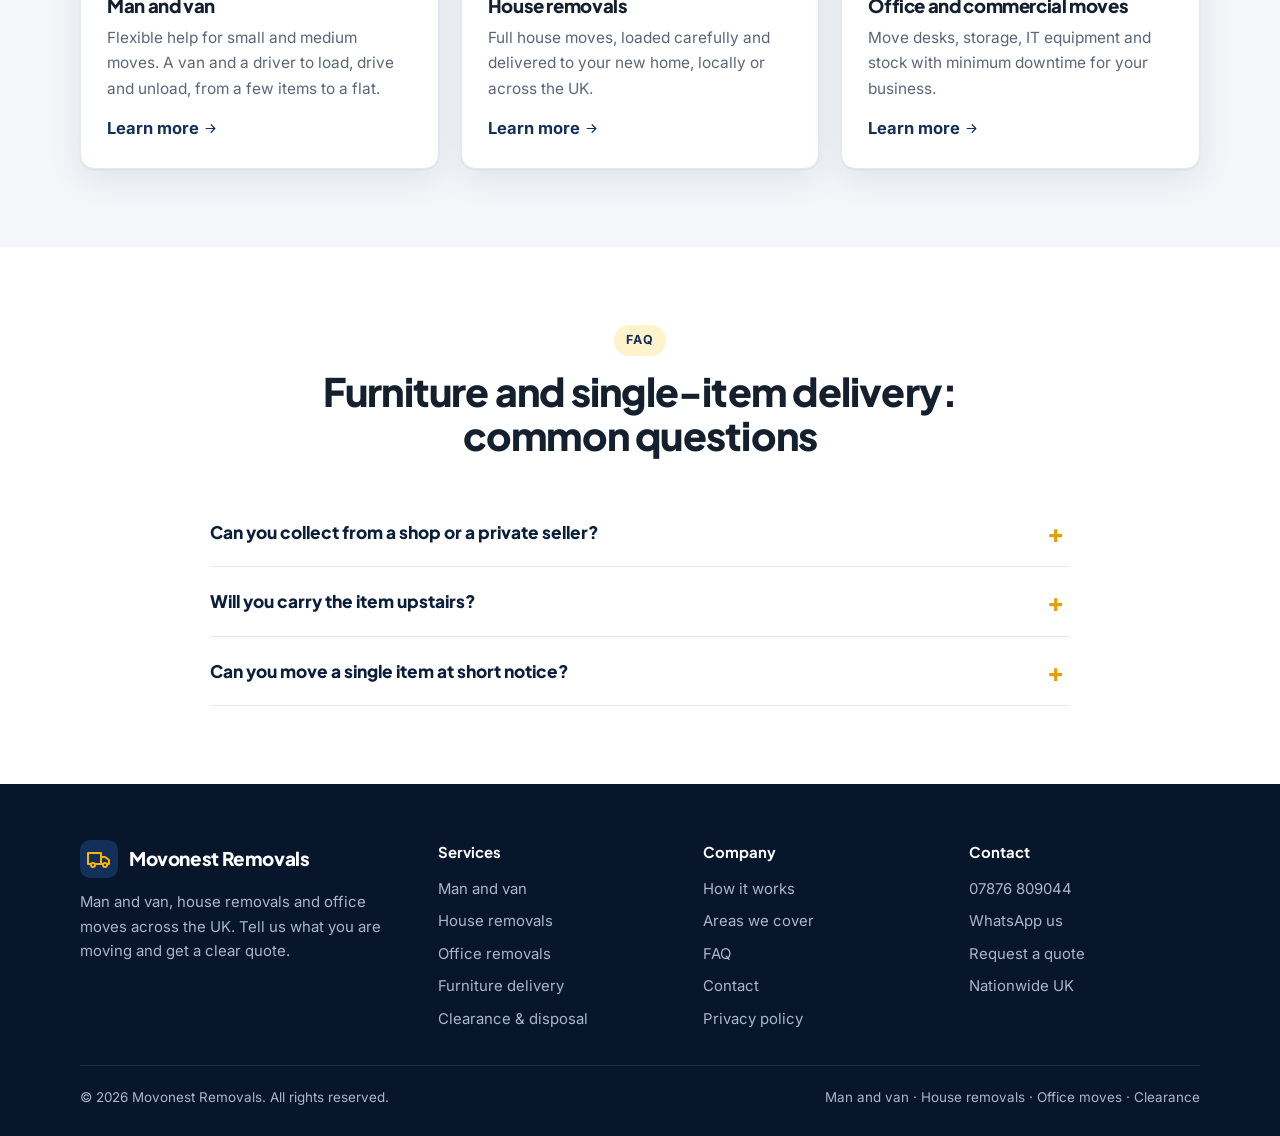
<file: furniture-delivery/index.html>
<!DOCTYPE html>
<html lang="en-GB">
<head>
<meta charset="UTF-8">
<meta name="viewport" content="width=device-width, initial-scale=1">
<title>Furniture &amp; Single Item Delivery UK | Movonest Removals</title>
<meta name="description" content="Collection and delivery of sofas, wardrobes, beds and appliances anywhere in the UK. Send the details and get a clear, free quote.">
<link rel="canonical" href="https://movonestremovals.com/furniture-delivery/">
<link rel="alternate" hreflang="en-GB" href="https://movonestremovals.com/furniture-delivery/">
<link rel="alternate" hreflang="x-default" href="https://movonestremovals.com/furniture-delivery/">
<meta name="robots" content="index, follow, max-image-preview:large">
<meta name="theme-color" content="#0b1f3a">
<meta property="og:type" content="website">
<meta property="og:locale" content="en_GB">
<meta property="og:site_name" content="Movonest Removals">
<meta property="og:title" content="Furniture &amp; Single Item Delivery UK | Movonest Removals">
<meta property="og:description" content="Collection and delivery of sofas, wardrobes, beds and appliances anywhere in the UK. Send the details and get a clear, free quote.">
<meta property="og:url" content="https://movonestremovals.com/furniture-delivery/">
<meta property="og:image" content="https://movonestremovals.com/assets/og-image.jpg">
<meta property="og:image:width" content="1200">
<meta property="og:image:height" content="630">
<meta property="og:image:alt" content="Movonest Removals: man and van, house removals and office moves across the UK">
<meta name="twitter:card" content="summary_large_image">
<meta name="twitter:title" content="Furniture &amp; Single Item Delivery UK | Movonest Removals">
<meta name="twitter:description" content="Collection and delivery of sofas, wardrobes, beds and appliances anywhere in the UK. Send the details and get a clear, free quote.">
<meta name="twitter:image" content="https://movonestremovals.com/assets/og-image.jpg">
<link rel="icon" href="../favicon.svg" type="image/svg+xml">
<link rel="apple-touch-icon" href="../apple-touch-icon.png">
<link rel="preload" href="../assets/fonts/inter-400-latin.woff2" as="font" type="font/woff2" crossorigin>
<link rel="preload" href="../assets/fonts/jakarta-800-latin.woff2" as="font" type="font/woff2" crossorigin>
<link rel="stylesheet" href="../assets/fonts.css">
<link rel="stylesheet" href="../assets/style.css">
<script type="application/ld+json">{"@context": "https://schema.org", "@graph": [{"@type": "MovingCompany", "@id": "https://movonestremovals.com/#business", "name": "Movonest Removals", "url": "https://movonestremovals.com/", "description": "Man and van, house removals, office moves, furniture delivery and clearance across the UK.", "telephone": "+447876809044", "image": "https://movonestremovals.com/assets/og-image.jpg", "logo": "https://movonestremovals.com/assets/logo.png", "priceRange": "££", "areaServed": {"@type": "Country", "name": "United Kingdom"}, "contactPoint": {"@type": "ContactPoint", "telephone": "+447876809044", "contactType": "customer service", "areaServed": "GB", "availableLanguage": "English"}, "hasOfferCatalog": {"@type": "OfferCatalog", "name": "Removals services", "itemListElement": [{"@type": "Offer", "itemOffered": {"@type": "Service", "name": "Man and van", "url": "https://movonestremovals.com/man-and-van/"}}, {"@type": "Offer", "itemOffered": {"@type": "Service", "name": "House removals", "url": "https://movonestremovals.com/house-removals/"}}, {"@type": "Offer", "itemOffered": {"@type": "Service", "name": "Office and commercial moves", "url": "https://movonestremovals.com/office-removals/"}}, {"@type": "Offer", "itemOffered": {"@type": "Service", "name": "Furniture and single-item delivery", "url": "https://movonestremovals.com/furniture-delivery/"}}, {"@type": "Offer", "itemOffered": {"@type": "Service", "name": "Clearance, removal and disposal of unwanted furniture and household items"}}]}}, {"@type": "WebSite", "@id": "https://movonestremovals.com/#website", "url": "https://movonestremovals.com/", "name": "Movonest Removals", "inLanguage": "en-GB", "publisher": {"@id": "https://movonestremovals.com/#business"}}, {"@type": "BreadcrumbList", "itemListElement": [{"@type": "ListItem", "position": 1, "name": "Home", "item": "https://movonestremovals.com/"}, {"@type": "ListItem", "position": 2, "name": "Furniture delivery", "item": "https://movonestremovals.com/furniture-delivery/"}]}, {"@type": "Service", "@id": "https://movonestremovals.com/furniture-delivery/#service", "name": "Furniture and single-item delivery", "serviceType": "Furniture and single-item delivery", "description": "Collection and delivery of sofas, wardrobes, beds and appliances anywhere in the UK. Send the details and get a clear, free quote.", "url": "https://movonestremovals.com/furniture-delivery/", "provider": {"@id": "https://movonestremovals.com/#business"}, "areaServed": {"@type": "Country", "name": "United Kingdom"}}, {"@type": "FAQPage", "mainEntity": [{"@type": "Question", "name": "Can you collect from a shop or a private seller?", "acceptedAnswer": {"@type": "Answer", "text": "Yes. Give us the collection address, when the seller or shop is available, and where to deliver."}}, {"@type": "Question", "name": "Will you carry the item upstairs?", "acceptedAnswer": {"@type": "Answer", "text": "With the Premium service, yes: our crew carries items in. Tell us the floor, whether there is a lift, and any narrow stairs or doorways when you request your quote."}}, {"@type": "Question", "name": "Can you move a single item at short notice?", "acceptedAnswer": {"@type": "Answer", "text": "Often, where available. Call or WhatsApp us with the details and we will tell you what is possible."}}]}]}</script>
</head>
<body>
<div class="topbar"><div class="wrap"><span><b>Free, no-obligation quotes</b> · Nationwide UK</span><span>Call or WhatsApp: <b>07876 809044</b></span></div></div>
<header class="hdr">
  <div class="wrap">
    <a class="brand" href="../" aria-label="Movonest Removals home"><i><svg viewBox="0 0 24 24" fill="none" stroke="#ffb400" stroke-width="2" stroke-linecap="round" stroke-linejoin="round"><path d="M1 6h13v11H1zM14 10h4l4 3v4h-8z"/><circle cx="6" cy="18" r="2" fill="#0b1f3a"/><circle cx="18" cy="18" r="2" fill="#0b1f3a"/></svg></i><span>Movonest Removals</span></a>
    <nav class="nav" aria-label="Main"><a href="../#services">Services</a><a href="../#how">How it works</a><a href="../#areas">Areas</a><a href="../#faq">FAQ</a><a href="../contact/">Contact</a></nav>
    <div class="hdr-cta"><a class="hdr-tel" href="tel:+447876809044"><span>Call us</span><b>07876 809044</b></a><a class="btn btn-p" href="../#quote">Get a quote</a></div>
    <button class="burger" aria-label="Menu" aria-expanded="false"><span></span></button>
  </div>
  <nav class="mnav" aria-label="Mobile"><a href="../#services">Services</a><a href="../#how">How it works</a><a href="../#areas">Areas</a><a href="../#faq">FAQ</a><a href="../contact/">Contact</a><a class="btn btn-d btn-blk" href="tel:+447876809044"><svg viewBox="0 0 24 24" fill="none" stroke="currentColor" stroke-width="1.9" stroke-linecap="round" stroke-linejoin="round" aria-hidden="true"><path d="M22 16.9v3a2 2 0 0 1-2.2 2 19.8 19.8 0 0 1-8.6-3.1 19.5 19.5 0 0 1-6-6A19.8 19.8 0 0 1 2.1 4.2 2 2 0 0 1 4.1 2h3a2 2 0 0 1 2 1.7c.1 1 .4 1.9.7 2.8a2 2 0 0 1-.5 2.1L8.1 9.9a16 16 0 0 0 6 6l1.3-1.2a2 2 0 0 1 2.1-.5c.9.3 1.8.6 2.8.7a2 2 0 0 1 1.7 2z"/></svg> 07876 809044</a><a class="btn btn-p btn-blk" href="../#quote">Get a free quote</a></nav>
</header>
<main>
<div class="page-h"><div class="wrap"><div class="crumb"><a href="../">Home</a> · Furniture delivery</div><h1>Furniture and single-item delivery</h1><p>Bought or sold something big? We collect and deliver sofas, wardrobes, beds, fridges and more, from one item to a few pieces.</p>
<div class="hero-act" style="margin-top:22px"><a class="btn btn-p" href="#sv-form">Get a free quote</a><a class="btn btn-d" href="tel:+447876809044"><svg viewBox="0 0 24 24" fill="none" stroke="currentColor" stroke-width="1.9" stroke-linecap="round" stroke-linejoin="round" aria-hidden="true"><path d="M22 16.9v3a2 2 0 0 1-2.2 2 19.8 19.8 0 0 1-8.6-3.1 19.5 19.5 0 0 1-6-6A19.8 19.8 0 0 1 2.1 4.2 2 2 0 0 1 4.1 2h3a2 2 0 0 1 2 1.7c.1 1 .4 1.9.7 2.8a2 2 0 0 1-.5 2.1L8.1 9.9a16 16 0 0 0 6 6l1.3-1.2a2 2 0 0 1 2.1-.5c.9.3 1.8.6 2.8.7a2 2 0 0 1 1.7 2z"/></svg> 07876 809044</a></div></div></div>
<section><div class="wrap"><div class="contact"><div class="legal svc"><h2>What we collect and deliver</h2><ul><li>Sofas and armchairs</li><li>Beds and mattresses</li><li>Wardrobes, chests and drawers</li><li>Washing machines, fridges and cookers</li><li>Tables, desks and shelving</li><li>Items from shops, online orders and second-hand listings</li></ul><h2>How to get a quote</h2><p>Send us both postcodes, the size of the item, the floor and lift at each end and your preferred date. A photo on WhatsApp helps us quote faster.</p><h2>Basic or Premium</h2><p><b>Basic:</b> we drive, you help carry. Good if someone can help at each end.</p><p><b>Premium:</b> our crew carries the item out and in, and dismantles it where needed.</p><h2>Collecting from a private seller</h2><p>Tell us the collection address and when the seller is available, and ask them to have the item ready by the door.</p></div>
<div class="formcard" id="sv-form">
  <h2>Get your free quote</h2>
  <p class="fsub">Full address details help us quote accurately. It takes about 2 minutes.</p>
  <form data-wizard novalidate>
    <div class="seg" role="radiogroup" aria-label="What do you need?">
      <label><input type="radio" name="mode" value="move" checked><span>Move</span></label>
      <label><input type="radio" name="mode" value="both"><span>Move + clearance</span></label>
      <label><input type="radio" name="mode" value="clear"><span>Clearance only</span></label>
    </div>
    <div class="prog" aria-hidden="true"><i class="on"></i></div>
    <div class="plabel">Step 1 · Where and when</div>
    <div class="ferr" role="alert"></div>
    <div class="fok" role="status"></div>
    <input class="hp" type="text" name="company" tabindex="-1" autocomplete="off" aria-hidden="true">
    <div class="pane on" data-k="where" data-modes="move both clear" data-label="Where and when">
      <div class="pgroup">
        <label class="fl" for="sv-fromp"><span data-only="move both">Moving from</span><span data-only="clear">Collect from</span></label>
        <div class="place"><input id="sv-fromp" name="from_place" type="text" placeholder="Town or postcode" autocomplete="off" autocapitalize="off" spellcheck="false" role="combobox" aria-expanded="false" aria-autocomplete="list" aria-controls="sv-froms"><ul id="sv-froms" class="sug" role="listbox" hidden></ul></div>
        <select name="from_type" aria-label="Property type"><option value="">Select property type</option><option>Studio / bedsit</option><option>Flat · 1 bed</option><option>Flat · 2 beds</option><option>Flat · 3+ beds</option><option>House · 1 bed</option><option>House · 2 beds</option><option>House · 3 beds</option><option>House · 4+ beds</option><option>Office or commercial</option><option>Storage unit</option><option>Other</option></select>
      </div>
      <div class="pgroup" data-only="move both">
        <label class="fl" for="sv-top">Moving to</label>
        <div class="place"><input id="sv-top" name="to_place" type="text" placeholder="Town or postcode" autocomplete="off" autocapitalize="off" spellcheck="false" role="combobox" aria-expanded="false" aria-autocomplete="list" aria-controls="sv-tos"><ul id="sv-tos" class="sug" role="listbox" hidden></ul></div>
        <select name="to_type" aria-label="Property type"><option value="">Select property type</option><option>Studio / bedsit</option><option>Flat · 1 bed</option><option>Flat · 2 beds</option><option>Flat · 3+ beds</option><option>House · 1 bed</option><option>House · 2 beds</option><option>House · 3 beds</option><option>House · 4+ beds</option><option>Office or commercial</option><option>Storage unit</option><option>Other</option></select>
      </div>
      <div class="pgroup">
        <label class="fl" for="sv-db"><span data-only="move both">Moving date</span><span data-only="clear">Collection date</span></label>
        <button id="sv-db" type="button" class="datebtn" aria-haspopup="dialog"><span class="dtxt"><span class="dph" data-only="move both">When are you moving?</span><span class="dph" data-only="clear">When should we collect?</span><span class="dval"></span></span><svg width="20" height="20" viewBox="0 0 24 24" fill="none" stroke="currentColor" stroke-width="2" stroke-linecap="round" stroke-linejoin="round" aria-hidden="true"><rect x="3" y="4" width="18" height="17" rx="3"/><path d="M8 2v4M16 2v4M3 10h18"/></svg></button>
        <input type="hidden" name="date">
      </div>
      <label class="opt chk"><input type="checkbox" name="nodate"><span>I don't have a date yet</span></label>
      <div class="wnav"><button class="btn btn-p" type="button" data-next>Next</button></div>
    </div>
    <div class="pane" data-k="inv" data-modes="move both" data-label="Your items">
      <button type="button" class="sumbar" aria-expanded="false"><span>Your move summary</span><b class="sumn">0 items</b><i class="chev"></i></button>
      <div class="sumpanel" hidden><ul class="sumlist"></ul><p class="sumempty">No items added yet.</p></div>
      <h3 class="q">What are you moving?</h3>
      <div class="srch">
        <input type="search" class="isrch" name="item_search" placeholder="Search items, e.g. table" aria-label="Search items" autocomplete="off" autocapitalize="off" spellcheck="false">
        <ul class="sug isug" hidden></ul>
        <p class="sugmsg" role="status" aria-live="polite"></p>
      </div>
      <div class="cats"><div class="cat open" data-cat="bed"><button type="button" class="ah" aria-expanded="true"><span>Bedrooms</span><b class="cn"></b><i class="chev"></i></button><div class="ab" data-grp="inv"><div class="it" data-n="Double Bed &amp; Mattress"><span class="in">Double Bed &amp; Mattress</span><span class="qc"><button type="button" class="qm" aria-label="Remove one Double Bed &amp; Mattress">&minus;</button><input class="qn" type="number" min="0" max="99" value="0" inputmode="numeric" aria-label="Quantity of Double Bed &amp; Mattress"><button type="button" class="qp" aria-label="Add one Double Bed &amp; Mattress">+</button></span></div><div class="it" data-n="Kingsize Bed &amp; Mattress"><span class="in">Kingsize Bed &amp; Mattress</span><span class="qc"><button type="button" class="qm" aria-label="Remove one Kingsize Bed &amp; Mattress">&minus;</button><input class="qn" type="number" min="0" max="99" value="0" inputmode="numeric" aria-label="Quantity of Kingsize Bed &amp; Mattress"><button type="button" class="qp" aria-label="Add one Kingsize Bed &amp; Mattress">+</button></span></div><div class="it" data-n="Single Bed &amp; Mattress"><span class="in">Single Bed &amp; Mattress</span><span class="qc"><button type="button" class="qm" aria-label="Remove one Single Bed &amp; Mattress">&minus;</button><input class="qn" type="number" min="0" max="99" value="0" inputmode="numeric" aria-label="Quantity of Single Bed &amp; Mattress"><button type="button" class="qp" aria-label="Add one Single Bed &amp; Mattress">+</button></span></div><div class="it" data-n="Bunk Bed"><span class="in">Bunk Bed</span><span class="qc"><button type="button" class="qm" aria-label="Remove one Bunk Bed">&minus;</button><input class="qn" type="number" min="0" max="99" value="0" inputmode="numeric" aria-label="Quantity of Bunk Bed"><button type="button" class="qp" aria-label="Add one Bunk Bed">+</button></span></div><div class="it" data-n="Cot"><span class="in">Cot</span><span class="qc"><button type="button" class="qm" aria-label="Remove one Cot">&minus;</button><input class="qn" type="number" min="0" max="99" value="0" inputmode="numeric" aria-label="Quantity of Cot"><button type="button" class="qp" aria-label="Add one Cot">+</button></span></div><div class="it" data-n="Single Wardrobe"><span class="in">Single Wardrobe</span><span class="qc"><button type="button" class="qm" aria-label="Remove one Single Wardrobe">&minus;</button><input class="qn" type="number" min="0" max="99" value="0" inputmode="numeric" aria-label="Quantity of Single Wardrobe"><button type="button" class="qp" aria-label="Add one Single Wardrobe">+</button></span></div><div class="it" data-n="Double Wardrobe"><span class="in">Double Wardrobe</span><span class="qc"><button type="button" class="qm" aria-label="Remove one Double Wardrobe">&minus;</button><input class="qn" type="number" min="0" max="99" value="0" inputmode="numeric" aria-label="Quantity of Double Wardrobe"><button type="button" class="qp" aria-label="Add one Double Wardrobe">+</button></span></div><div class="it" data-n="Chest of Drawers"><span class="in">Chest of Drawers</span><span class="qc"><button type="button" class="qm" aria-label="Remove one Chest of Drawers">&minus;</button><input class="qn" type="number" min="0" max="99" value="0" inputmode="numeric" aria-label="Quantity of Chest of Drawers"><button type="button" class="qp" aria-label="Add one Chest of Drawers">+</button></span></div><div class="it" data-n="Bedside Table"><span class="in">Bedside Table</span><span class="qc"><button type="button" class="qm" aria-label="Remove one Bedside Table">&minus;</button><input class="qn" type="number" min="0" max="99" value="0" inputmode="numeric" aria-label="Quantity of Bedside Table"><button type="button" class="qp" aria-label="Add one Bedside Table">+</button></span></div><div class="it" data-n="Dressing Table"><span class="in">Dressing Table</span><span class="qc"><button type="button" class="qm" aria-label="Remove one Dressing Table">&minus;</button><input class="qn" type="number" min="0" max="99" value="0" inputmode="numeric" aria-label="Quantity of Dressing Table"><button type="button" class="qp" aria-label="Add one Dressing Table">+</button></span></div></div></div><div class="cat" data-cat="liv"><button type="button" class="ah" aria-expanded="false"><span>Living</span><b class="cn"></b><i class="chev"></i></button><div class="ab" data-grp="inv"><div class="it" data-n="2-Seater Sofa"><span class="in">2-Seater Sofa</span><span class="qc"><button type="button" class="qm" aria-label="Remove one 2-Seater Sofa">&minus;</button><input class="qn" type="number" min="0" max="99" value="0" inputmode="numeric" aria-label="Quantity of 2-Seater Sofa"><button type="button" class="qp" aria-label="Add one 2-Seater Sofa">+</button></span></div><div class="it" data-n="3-Seater Sofa"><span class="in">3-Seater Sofa</span><span class="qc"><button type="button" class="qm" aria-label="Remove one 3-Seater Sofa">&minus;</button><input class="qn" type="number" min="0" max="99" value="0" inputmode="numeric" aria-label="Quantity of 3-Seater Sofa"><button type="button" class="qp" aria-label="Add one 3-Seater Sofa">+</button></span></div><div class="it" data-n="Corner Sofa"><span class="in">Corner Sofa</span><span class="qc"><button type="button" class="qm" aria-label="Remove one Corner Sofa">&minus;</button><input class="qn" type="number" min="0" max="99" value="0" inputmode="numeric" aria-label="Quantity of Corner Sofa"><button type="button" class="qp" aria-label="Add one Corner Sofa">+</button></span></div><div class="it" data-n="Armchair"><span class="in">Armchair</span><span class="qc"><button type="button" class="qm" aria-label="Remove one Armchair">&minus;</button><input class="qn" type="number" min="0" max="99" value="0" inputmode="numeric" aria-label="Quantity of Armchair"><button type="button" class="qp" aria-label="Add one Armchair">+</button></span></div><div class="it" data-n="Coffee Table"><span class="in">Coffee Table</span><span class="qc"><button type="button" class="qm" aria-label="Remove one Coffee Table">&minus;</button><input class="qn" type="number" min="0" max="99" value="0" inputmode="numeric" aria-label="Quantity of Coffee Table"><button type="button" class="qp" aria-label="Add one Coffee Table">+</button></span></div><div class="it" data-n="Side Table"><span class="in">Side Table</span><span class="qc"><button type="button" class="qm" aria-label="Remove one Side Table">&minus;</button><input class="qn" type="number" min="0" max="99" value="0" inputmode="numeric" aria-label="Quantity of Side Table"><button type="button" class="qp" aria-label="Add one Side Table">+</button></span></div><div class="it" data-n="TV Stand"><span class="in">TV Stand</span><span class="qc"><button type="button" class="qm" aria-label="Remove one TV Stand">&minus;</button><input class="qn" type="number" min="0" max="99" value="0" inputmode="numeric" aria-label="Quantity of TV Stand"><button type="button" class="qp" aria-label="Add one TV Stand">+</button></span></div><div class="it" data-n="TV"><span class="in">TV</span><span class="qc"><button type="button" class="qm" aria-label="Remove one TV">&minus;</button><input class="qn" type="number" min="0" max="99" value="0" inputmode="numeric" aria-label="Quantity of TV"><button type="button" class="qp" aria-label="Add one TV">+</button></span></div><div class="it" data-n="Bookcase"><span class="in">Bookcase</span><span class="qc"><button type="button" class="qm" aria-label="Remove one Bookcase">&minus;</button><input class="qn" type="number" min="0" max="99" value="0" inputmode="numeric" aria-label="Quantity of Bookcase"><button type="button" class="qp" aria-label="Add one Bookcase">+</button></span></div><div class="it" data-n="Sideboard"><span class="in">Sideboard</span><span class="qc"><button type="button" class="qm" aria-label="Remove one Sideboard">&minus;</button><input class="qn" type="number" min="0" max="99" value="0" inputmode="numeric" aria-label="Quantity of Sideboard"><button type="button" class="qp" aria-label="Add one Sideboard">+</button></span></div><div class="it" data-n="Mirror"><span class="in">Mirror</span><span class="qc"><button type="button" class="qm" aria-label="Remove one Mirror">&minus;</button><input class="qn" type="number" min="0" max="99" value="0" inputmode="numeric" aria-label="Quantity of Mirror"><button type="button" class="qp" aria-label="Add one Mirror">+</button></span></div><div class="it" data-n="Rug"><span class="in">Rug</span><span class="qc"><button type="button" class="qm" aria-label="Remove one Rug">&minus;</button><input class="qn" type="number" min="0" max="99" value="0" inputmode="numeric" aria-label="Quantity of Rug"><button type="button" class="qp" aria-label="Add one Rug">+</button></span></div><div class="it" data-n="Lamp"><span class="in">Lamp</span><span class="qc"><button type="button" class="qm" aria-label="Remove one Lamp">&minus;</button><input class="qn" type="number" min="0" max="99" value="0" inputmode="numeric" aria-label="Quantity of Lamp"><button type="button" class="qp" aria-label="Add one Lamp">+</button></span></div></div></div><div class="cat" data-cat="kit"><button type="button" class="ah" aria-expanded="false"><span>Kitchen</span><b class="cn"></b><i class="chev"></i></button><div class="ab" data-grp="inv"><div class="it" data-n="Fridge Freezer"><span class="in">Fridge Freezer</span><span class="qc"><button type="button" class="qm" aria-label="Remove one Fridge Freezer">&minus;</button><input class="qn" type="number" min="0" max="99" value="0" inputmode="numeric" aria-label="Quantity of Fridge Freezer"><button type="button" class="qp" aria-label="Add one Fridge Freezer">+</button></span></div><div class="it" data-n="Under-counter Fridge"><span class="in">Under-counter Fridge</span><span class="qc"><button type="button" class="qm" aria-label="Remove one Under-counter Fridge">&minus;</button><input class="qn" type="number" min="0" max="99" value="0" inputmode="numeric" aria-label="Quantity of Under-counter Fridge"><button type="button" class="qp" aria-label="Add one Under-counter Fridge">+</button></span></div><div class="it" data-n="Washing Machine"><span class="in">Washing Machine</span><span class="qc"><button type="button" class="qm" aria-label="Remove one Washing Machine">&minus;</button><input class="qn" type="number" min="0" max="99" value="0" inputmode="numeric" aria-label="Quantity of Washing Machine"><button type="button" class="qp" aria-label="Add one Washing Machine">+</button></span></div><div class="it" data-n="Tumble Dryer"><span class="in">Tumble Dryer</span><span class="qc"><button type="button" class="qm" aria-label="Remove one Tumble Dryer">&minus;</button><input class="qn" type="number" min="0" max="99" value="0" inputmode="numeric" aria-label="Quantity of Tumble Dryer"><button type="button" class="qp" aria-label="Add one Tumble Dryer">+</button></span></div><div class="it" data-n="Dishwasher"><span class="in">Dishwasher</span><span class="qc"><button type="button" class="qm" aria-label="Remove one Dishwasher">&minus;</button><input class="qn" type="number" min="0" max="99" value="0" inputmode="numeric" aria-label="Quantity of Dishwasher"><button type="button" class="qp" aria-label="Add one Dishwasher">+</button></span></div><div class="it" data-n="Cooker"><span class="in">Cooker</span><span class="qc"><button type="button" class="qm" aria-label="Remove one Cooker">&minus;</button><input class="qn" type="number" min="0" max="99" value="0" inputmode="numeric" aria-label="Quantity of Cooker"><button type="button" class="qp" aria-label="Add one Cooker">+</button></span></div><div class="it" data-n="Microwave Oven"><span class="in">Microwave Oven</span><span class="qc"><button type="button" class="qm" aria-label="Remove one Microwave Oven">&minus;</button><input class="qn" type="number" min="0" max="99" value="0" inputmode="numeric" aria-label="Quantity of Microwave Oven"><button type="button" class="qp" aria-label="Add one Microwave Oven">+</button></span></div><div class="it" data-n="Kitchen Table"><span class="in">Kitchen Table</span><span class="qc"><button type="button" class="qm" aria-label="Remove one Kitchen Table">&minus;</button><input class="qn" type="number" min="0" max="99" value="0" inputmode="numeric" aria-label="Quantity of Kitchen Table"><button type="button" class="qp" aria-label="Add one Kitchen Table">+</button></span></div><div class="it" data-n="4 Seater Dining Table"><span class="in">4 Seater Dining Table</span><span class="qc"><button type="button" class="qm" aria-label="Remove one 4 Seater Dining Table">&minus;</button><input class="qn" type="number" min="0" max="99" value="0" inputmode="numeric" aria-label="Quantity of 4 Seater Dining Table"><button type="button" class="qp" aria-label="Add one 4 Seater Dining Table">+</button></span></div><div class="it" data-n="6 Seater Dining Table"><span class="in">6 Seater Dining Table</span><span class="qc"><button type="button" class="qm" aria-label="Remove one 6 Seater Dining Table">&minus;</button><input class="qn" type="number" min="0" max="99" value="0" inputmode="numeric" aria-label="Quantity of 6 Seater Dining Table"><button type="button" class="qp" aria-label="Add one 6 Seater Dining Table">+</button></span></div><div class="it" data-n="Dining Chair"><span class="in">Dining Chair</span><span class="qc"><button type="button" class="qm" aria-label="Remove one Dining Chair">&minus;</button><input class="qn" type="number" min="0" max="99" value="0" inputmode="numeric" aria-label="Quantity of Dining Chair"><button type="button" class="qp" aria-label="Add one Dining Chair">+</button></span></div><div class="it" data-n="Bin"><span class="in">Bin</span><span class="qc"><button type="button" class="qm" aria-label="Remove one Bin">&minus;</button><input class="qn" type="number" min="0" max="99" value="0" inputmode="numeric" aria-label="Quantity of Bin"><button type="button" class="qp" aria-label="Add one Bin">+</button></span></div><div class="it" data-n="Ironing Board"><span class="in">Ironing Board</span><span class="qc"><button type="button" class="qm" aria-label="Remove one Ironing Board">&minus;</button><input class="qn" type="number" min="0" max="99" value="0" inputmode="numeric" aria-label="Quantity of Ironing Board"><button type="button" class="qp" aria-label="Add one Ironing Board">+</button></span></div></div></div><div class="cat" data-cat="bat"><button type="button" class="ah" aria-expanded="false"><span>Bathroom</span><b class="cn"></b><i class="chev"></i></button><div class="ab" data-grp="inv"><div class="it" data-n="Bathroom Cabinet"><span class="in">Bathroom Cabinet</span><span class="qc"><button type="button" class="qm" aria-label="Remove one Bathroom Cabinet">&minus;</button><input class="qn" type="number" min="0" max="99" value="0" inputmode="numeric" aria-label="Quantity of Bathroom Cabinet"><button type="button" class="qp" aria-label="Add one Bathroom Cabinet">+</button></span></div><div class="it" data-n="Laundry Basket"><span class="in">Laundry Basket</span><span class="qc"><button type="button" class="qm" aria-label="Remove one Laundry Basket">&minus;</button><input class="qn" type="number" min="0" max="99" value="0" inputmode="numeric" aria-label="Quantity of Laundry Basket"><button type="button" class="qp" aria-label="Add one Laundry Basket">+</button></span></div><div class="it" data-n="Towel Rail"><span class="in">Towel Rail</span><span class="qc"><button type="button" class="qm" aria-label="Remove one Towel Rail">&minus;</button><input class="qn" type="number" min="0" max="99" value="0" inputmode="numeric" aria-label="Quantity of Towel Rail"><button type="button" class="qp" aria-label="Add one Towel Rail">+</button></span></div><div class="it" data-n="Storage Unit"><span class="in">Storage Unit</span><span class="qc"><button type="button" class="qm" aria-label="Remove one Storage Unit">&minus;</button><input class="qn" type="number" min="0" max="99" value="0" inputmode="numeric" aria-label="Quantity of Storage Unit"><button type="button" class="qp" aria-label="Add one Storage Unit">+</button></span></div><div class="it" data-n="Weighing Scales"><span class="in">Weighing Scales</span><span class="qc"><button type="button" class="qm" aria-label="Remove one Weighing Scales">&minus;</button><input class="qn" type="number" min="0" max="99" value="0" inputmode="numeric" aria-label="Quantity of Weighing Scales"><button type="button" class="qp" aria-label="Add one Weighing Scales">+</button></span></div></div></div><div class="cat hl" data-cat="box"><button type="button" class="ah" aria-expanded="false"><span>Boxes &amp; Bags</span><b class="cn"></b><i class="chev"></i></button><div class="ab" data-grp="inv"><div class="it" data-n="Large Box"><span class="in">Large Box</span><span class="qc"><button type="button" class="qm" aria-label="Remove one Large Box">&minus;</button><input class="qn" type="number" min="0" max="99" value="0" inputmode="numeric" aria-label="Quantity of Large Box"><button type="button" class="qp" aria-label="Add one Large Box">+</button></span></div><div class="it" data-n="Medium Box"><span class="in">Medium Box</span><span class="qc"><button type="button" class="qm" aria-label="Remove one Medium Box">&minus;</button><input class="qn" type="number" min="0" max="99" value="0" inputmode="numeric" aria-label="Quantity of Medium Box"><button type="button" class="qp" aria-label="Add one Medium Box">+</button></span></div><div class="it" data-n="Small Box"><span class="in">Small Box</span><span class="qc"><button type="button" class="qm" aria-label="Remove one Small Box">&minus;</button><input class="qn" type="number" min="0" max="99" value="0" inputmode="numeric" aria-label="Quantity of Small Box"><button type="button" class="qp" aria-label="Add one Small Box">+</button></span></div><div class="it" data-n="Wardrobe Box"><span class="in">Wardrobe Box</span><span class="qc"><button type="button" class="qm" aria-label="Remove one Wardrobe Box">&minus;</button><input class="qn" type="number" min="0" max="99" value="0" inputmode="numeric" aria-label="Quantity of Wardrobe Box"><button type="button" class="qp" aria-label="Add one Wardrobe Box">+</button></span></div><div class="it" data-n="Suitcase"><span class="in">Suitcase</span><span class="qc"><button type="button" class="qm" aria-label="Remove one Suitcase">&minus;</button><input class="qn" type="number" min="0" max="99" value="0" inputmode="numeric" aria-label="Quantity of Suitcase"><button type="button" class="qp" aria-label="Add one Suitcase">+</button></span></div><div class="it" data-n="Bin Bag"><span class="in">Bin Bag</span><span class="qc"><button type="button" class="qm" aria-label="Remove one Bin Bag">&minus;</button><input class="qn" type="number" min="0" max="99" value="0" inputmode="numeric" aria-label="Quantity of Bin Bag"><button type="button" class="qp" aria-label="Add one Bin Bag">+</button></span></div></div></div><div class="cat" data-cat="oth"><button type="button" class="ah" aria-expanded="false"><span>Garden, Office &amp; Other</span><b class="cn"></b><i class="chev"></i></button><div class="ab" data-grp="inv"><div class="it" data-n="Desk"><span class="in">Desk</span><span class="qc"><button type="button" class="qm" aria-label="Remove one Desk">&minus;</button><input class="qn" type="number" min="0" max="99" value="0" inputmode="numeric" aria-label="Quantity of Desk"><button type="button" class="qp" aria-label="Add one Desk">+</button></span></div><div class="it" data-n="Office Chair"><span class="in">Office Chair</span><span class="qc"><button type="button" class="qm" aria-label="Remove one Office Chair">&minus;</button><input class="qn" type="number" min="0" max="99" value="0" inputmode="numeric" aria-label="Quantity of Office Chair"><button type="button" class="qp" aria-label="Add one Office Chair">+</button></span></div><div class="it" data-n="Filing Cabinet"><span class="in">Filing Cabinet</span><span class="qc"><button type="button" class="qm" aria-label="Remove one Filing Cabinet">&minus;</button><input class="qn" type="number" min="0" max="99" value="0" inputmode="numeric" aria-label="Quantity of Filing Cabinet"><button type="button" class="qp" aria-label="Add one Filing Cabinet">+</button></span></div><div class="it" data-n="Bicycle"><span class="in">Bicycle</span><span class="qc"><button type="button" class="qm" aria-label="Remove one Bicycle">&minus;</button><input class="qn" type="number" min="0" max="99" value="0" inputmode="numeric" aria-label="Quantity of Bicycle"><button type="button" class="qp" aria-label="Add one Bicycle">+</button></span></div><div class="it" data-n="Exercise Machine"><span class="in">Exercise Machine</span><span class="qc"><button type="button" class="qm" aria-label="Remove one Exercise Machine">&minus;</button><input class="qn" type="number" min="0" max="99" value="0" inputmode="numeric" aria-label="Quantity of Exercise Machine"><button type="button" class="qp" aria-label="Add one Exercise Machine">+</button></span></div><div class="it" data-n="Garden Table"><span class="in">Garden Table</span><span class="qc"><button type="button" class="qm" aria-label="Remove one Garden Table">&minus;</button><input class="qn" type="number" min="0" max="99" value="0" inputmode="numeric" aria-label="Quantity of Garden Table"><button type="button" class="qp" aria-label="Add one Garden Table">+</button></span></div><div class="it" data-n="Garden Chair"><span class="in">Garden Chair</span><span class="qc"><button type="button" class="qm" aria-label="Remove one Garden Chair">&minus;</button><input class="qn" type="number" min="0" max="99" value="0" inputmode="numeric" aria-label="Quantity of Garden Chair"><button type="button" class="qp" aria-label="Add one Garden Chair">+</button></span></div><div class="it" data-n="BBQ"><span class="in">BBQ</span><span class="qc"><button type="button" class="qm" aria-label="Remove one BBQ">&minus;</button><input class="qn" type="number" min="0" max="99" value="0" inputmode="numeric" aria-label="Quantity of BBQ"><button type="button" class="qp" aria-label="Add one BBQ">+</button></span></div><div class="it" data-n="Lawn Mower"><span class="in">Lawn Mower</span><span class="qc"><button type="button" class="qm" aria-label="Remove one Lawn Mower">&minus;</button><input class="qn" type="number" min="0" max="99" value="0" inputmode="numeric" aria-label="Quantity of Lawn Mower"><button type="button" class="qp" aria-label="Add one Lawn Mower">+</button></span></div><div class="it" data-n="Ladder"><span class="in">Ladder</span><span class="qc"><button type="button" class="qm" aria-label="Remove one Ladder">&minus;</button><input class="qn" type="number" min="0" max="99" value="0" inputmode="numeric" aria-label="Quantity of Ladder"><button type="button" class="qp" aria-label="Add one Ladder">+</button></span></div></div></div><div class="cat custcat" data-cat="cust" hidden><button type="button" class="ah" aria-expanded="false"><span>Items you added</span><b class="cn"></b><i class="chev"></i></button><div class="ab custbody" data-grp="inv"></div></div></div>
      <p class="hint" style="margin-top:12px">Can't find something? Search for it and add it as your own item. Tell us about any changes before your move and we will update your quote.</p>
      <div class="wnav"><button class="btn btn-o back" type="button" data-back>Back</button><button class="btn btn-p" type="button" data-next>Next</button></div>
    </div>
    <div class="pane" data-k="service" data-modes="move both" data-label="Choose your service"><h3 class="q">Choose your service</h3>
      <div class="opts one">
        <label class="opt"><input type="radio" name="service" value="Basic - you carry, we drive" checked><span><b>Basic</b><em>Van and driver. You pack, carry and load your items; we drive and deliver.</em></span></label>
        <label class="opt"><input type="radio" name="service" value="Premium - full service, we carry everything"><span><b>Premium · Full service</b><em>Our crew dismantles your furniture and carries everything out, loads, drives, unloads and carries it in.</em></span></label>
        <label class="opt"><input type="radio" name="service" value="Platinum - full service with packing, materials included"><span><b>Platinum · Packing included</b><em>Everything in Premium, plus we pack your belongings for you. Boxes, wardrobe boxes, packing material and bubble wrap are included.</em></span></label>
      </div>
      <div class="pack" data-grp="pack" hidden>
        <p class="packt">Packing: roughly how many boxes will we need to supply and pack? <small>(optional)</small></p>
        <div class="it" data-n="Large Box"><span class="in">Large Box</span><span class="qc"><button type="button" class="qm" aria-label="Remove one Large Box">&minus;</button><input class="qn" type="number" min="0" max="99" value="0" inputmode="numeric" aria-label="Quantity of Large Box"><button type="button" class="qp" aria-label="Add one Large Box">+</button></span></div><div class="it" data-n="Medium Box"><span class="in">Medium Box</span><span class="qc"><button type="button" class="qm" aria-label="Remove one Medium Box">&minus;</button><input class="qn" type="number" min="0" max="99" value="0" inputmode="numeric" aria-label="Quantity of Medium Box"><button type="button" class="qp" aria-label="Add one Medium Box">+</button></span></div><div class="it" data-n="Small Box"><span class="in">Small Box</span><span class="qc"><button type="button" class="qm" aria-label="Remove one Small Box">&minus;</button><input class="qn" type="number" min="0" max="99" value="0" inputmode="numeric" aria-label="Quantity of Small Box"><button type="button" class="qp" aria-label="Add one Small Box">+</button></span></div><div class="it" data-n="Wardrobe Box"><span class="in">Wardrobe Box</span><span class="qc"><button type="button" class="qm" aria-label="Remove one Wardrobe Box">&minus;</button><input class="qn" type="number" min="0" max="99" value="0" inputmode="numeric" aria-label="Quantity of Wardrobe Box"><button type="button" class="qp" aria-label="Add one Wardrobe Box">+</button></span></div>
        <p class="hint" style="margin:8px 0 0">Packing material and bubble wrap are included. Not sure? Leave it blank and we will estimate with you.</p>
      </div>
      <p class="hint" style="margin-top:12px">Not sure? Pick one now and we will confirm the details with you.</p>
      <div class="wnav"><button class="btn btn-o back" type="button" data-back>Back</button><button class="btn btn-p" type="button" data-next>Next</button></div>
    </div>
    <div class="pane" data-k="clear" data-modes="both clear" data-label="Items to remove"><h3 class="q">What would you like us to remove?</h3>
      <p class="hint" data-only="both">We will take these away from your pick-up address, in addition to your move.</p>
      <div class="irow ih" aria-hidden="true"><span>Item</span><span>Qty</span><span></span></div>
      <div class="irows"><div class="irow"><div class="field"><input name="ci_name" type="text" list="sv-dl" placeholder="Item, e.g. Sofa" autocomplete="off" aria-label="Item"></div><div class="field"><input name="ci_qty" type="number" min="1" max="99" value="1" inputmode="numeric" aria-label="Quantity"></div><button class="rm" type="button" aria-label="Remove item">&times;</button></div></div>
      <datalist id="sv-dl"><option value="Sofa"><option value="Armchair"><option value="Bed frame"><option value="Mattress"><option value="Wardrobe"><option value="Chest of drawers"><option value="Table"><option value="Chairs"><option value="Desk"><option value="Fridge or freezer"><option value="Washing machine"><option value="Cooker"><option value="TV"><option value="Carpet or rug"><option value="Boxes or bags"><option value="Garden furniture"><option value="Mixed household items"></datalist>
      <button class="addrow" type="button">+ Add another item</button>
      <div class="field" style="margin-top:14px"><label for="sv-cn">Anything else we should know? <small>(optional)</small></label><textarea id="sv-cn" name="clear_notes" rows="2" placeholder="e.g. items are in the garage, up two flights of stairs..."></textarea></div>
      <p class="hint" style="margin-top:14px">Photos help us price a clearance accurately. After you send your request, you will see a button to send them to us on WhatsApp.</p>
      <p class="hint">Hazardous items (for example asbestos, chemicals, gas bottles or paint) need to be checked with us first.</p>
      
      <div class="wnav"><button class="btn btn-o back" type="button" data-back>Back</button><button class="btn btn-p" type="button" data-next>Next</button></div>
    </div>
    <div class="pane" data-k="from" data-modes="move both clear" data-label="Pick-up address" data-label-clear="Collection address"><h3 class="q"><span data-only="move both">Pick-up address</span><span data-only="clear">Where are the items to be removed from?</span></h3><div class="fgrid">
      <div class="field"><label for="sv-froma">Address (house number and street) <i>*</i></label><input id="sv-froma" name="from_addr" type="text" autocomplete="off" placeholder="e.g. 12 High Street"></div>
      <div class="f2">
        <div class="field"><label for="sv-fromfl">Flat / apartment no. <small>(if any)</small></label><input id="sv-fromfl" name="from_flat" type="text" placeholder="e.g. 4"></div>
        <div class="field"><label for="sv-frompo">Postcode <i>*</i></label><input id="sv-frompo" name="from_post" type="text" autocomplete="off" placeholder="e.g. M1 1AA"></div>
      </div>
      <div class="field"><label for="sv-fromtw">Town / city</label><input id="sv-fromtw" name="from_town" type="text" placeholder="e.g. Manchester"></div>
      <div class="f2">
        <div class="field"><label for="sv-fromfo">Floor <i>*</i></label><select id="sv-fromfo" name="from_floor"><option value="">Choose</option><option>Ground floor / house</option><option>1st floor</option><option>2nd floor</option><option>3rd floor</option><option>4th floor</option><option>5th floor</option><option>6th floor or higher</option></select></div>
        <div class="field"><label for="sv-fromli">Lift <i>*</i></label><select id="sv-fromli" name="from_lift"><option value="">Choose</option><option>Yes, lift available</option><option>No lift</option><option>Not applicable (ground floor / house)</option></select></div>
      </div>
      <div class="field"><label for="sv-fromdi">Distance from where the van can park to the door</label><select id="sv-fromdi" name="from_dist"><option value="">Choose</option><option>Van can park at the door</option><option>Up to 10 m from the door</option><option>10 to 25 m</option><option>25 to 50 m</option><option>More than 50 m</option><option>Not sure</option></select></div>
      <div class="wnav"><button class="btn btn-o back" type="button" data-back>Back</button><button class="btn btn-p" type="button" data-next>Next</button></div>
    </div></div>
    <div class="pane" data-k="to" data-modes="move both" data-label="Delivery address"><h3 class="q">Delivery address</h3><div class="fgrid">
      <div class="field"><label for="sv-toa">Address (house number and street) <i>*</i></label><input id="sv-toa" name="to_addr" type="text" autocomplete="off" placeholder="e.g. 12 High Street"></div>
      <div class="f2">
        <div class="field"><label for="sv-tofl">Flat / apartment no. <small>(if any)</small></label><input id="sv-tofl" name="to_flat" type="text" placeholder="e.g. 4"></div>
        <div class="field"><label for="sv-topo">Postcode <i>*</i></label><input id="sv-topo" name="to_post" type="text" autocomplete="off" placeholder="e.g. M1 1AA"></div>
      </div>
      <div class="field"><label for="sv-totw">Town / city</label><input id="sv-totw" name="to_town" type="text" placeholder="e.g. Manchester"></div>
      <div class="f2">
        <div class="field"><label for="sv-tofo">Floor <i>*</i></label><select id="sv-tofo" name="to_floor"><option value="">Choose</option><option>Ground floor / house</option><option>1st floor</option><option>2nd floor</option><option>3rd floor</option><option>4th floor</option><option>5th floor</option><option>6th floor or higher</option></select></div>
        <div class="field"><label for="sv-toli">Lift <i>*</i></label><select id="sv-toli" name="to_lift"><option value="">Choose</option><option>Yes, lift available</option><option>No lift</option><option>Not applicable (ground floor / house)</option></select></div>
      </div>
      <div class="field"><label for="sv-todi">Distance from where the van can park to the door</label><select id="sv-todi" name="to_dist"><option value="">Choose</option><option>Van can park at the door</option><option>Up to 10 m from the door</option><option>10 to 25 m</option><option>25 to 50 m</option><option>More than 50 m</option><option>Not sure</option></select></div>
      <div class="wnav"><button class="btn btn-o back" type="button" data-back>Back</button><button class="btn btn-p" type="button" data-next>Next</button></div>
    </div></div>
    <div class="pane" data-k="contact" data-modes="move both clear" data-label="Your details"><div class="fgrid">
      <div class="field"><label for="sv-p">Mobile / phone <i>*</i></label><input id="sv-p" name="phone" type="tel" inputmode="tel" autocomplete="tel" placeholder="07xxx xxxxxx"></div>
      <div class="f2">
        <div class="field"><label for="sv-n">Name <small>(optional)</small></label><input id="sv-n" name="name" type="text" autocomplete="name" placeholder="Your name"></div>
        <div class="field"><label for="sv-e">Email <small>(optional)</small></label><input id="sv-e" name="email" type="email" autocomplete="email" placeholder="you@email.com"></div>
      </div>
      <div class="field"><label for="sv-m">Anything else we should know? <small>(optional)</small></label><textarea id="sv-m" name="message" rows="3" placeholder="Parking restrictions, fragile or very heavy items..."></textarea></div>
      <div class="wnav"><button class="btn btn-o back" type="button" data-back>Back</button><button class="btn btn-p" type="submit">Get my free quote</button></div>
      <p class="fnote">Free and no obligation. Or call <a href="tel:+447876809044">07876 809044</a></p>
    </div></div>
  </form>
</div>
</div></div></section>
<section class="soft"><div class="wrap">
<div class="sec-head rv"><span class="kicker">More services</span><h2>Other ways we can help</h2></div>
<div class="grid3"><article class="card rv"><div class="ic"><svg viewBox="0 0 24 24" fill="none" stroke="currentColor" stroke-width="1.9" stroke-linecap="round" stroke-linejoin="round" aria-hidden="true"><path d="M1 6h13v11H1zM14 10h4l4 3v4h-8z"/><circle cx="6" cy="18" r="2"/><circle cx="18" cy="18" r="2"/></svg></div><h3>Man and van</h3><p>Flexible help for small and medium moves. A van and a driver to load, drive and unload, from a few items to a flat.</p><a class="link" href="../man-and-van/">Learn more <svg style="display:inline;width:15px;height:15px;vertical-align:-2px" viewBox="0 0 24 24" fill="none" stroke="currentColor" stroke-width="1.9" stroke-linecap="round" stroke-linejoin="round" aria-hidden="true"><path d="M5 12h14M13 6l6 6-6 6"/></svg></a></article><article class="card rv"><div class="ic"><svg viewBox="0 0 24 24" fill="none" stroke="currentColor" stroke-width="1.9" stroke-linecap="round" stroke-linejoin="round" aria-hidden="true"><path d="M3 11l9-8 9 8"/><path d="M5 10v10h14V10"/><path d="M10 20v-6h4v6"/></svg></div><h3>House removals</h3><p>Full house moves, loaded carefully and delivered to your new home, locally or across the UK.</p><a class="link" href="../house-removals/">Learn more <svg style="display:inline;width:15px;height:15px;vertical-align:-2px" viewBox="0 0 24 24" fill="none" stroke="currentColor" stroke-width="1.9" stroke-linecap="round" stroke-linejoin="round" aria-hidden="true"><path d="M5 12h14M13 6l6 6-6 6"/></svg></a></article><article class="card rv"><div class="ic"><svg viewBox="0 0 24 24" fill="none" stroke="currentColor" stroke-width="1.9" stroke-linecap="round" stroke-linejoin="round" aria-hidden="true"><rect x="4" y="3" width="16" height="18" rx="1"/><path d="M9 7h2M13 7h2M9 11h2M13 11h2M9 15h2M13 15h2"/></svg></div><h3>Office and commercial moves</h3><p>Move desks, storage, IT equipment and stock with minimum downtime for your business.</p><a class="link" href="../office-removals/">Learn more <svg style="display:inline;width:15px;height:15px;vertical-align:-2px" viewBox="0 0 24 24" fill="none" stroke="currentColor" stroke-width="1.9" stroke-linecap="round" stroke-linejoin="round" aria-hidden="true"><path d="M5 12h14M13 6l6 6-6 6"/></svg></a></article></div>
</div></section>
<section id="faq"><div class="wrap">
<div class="sec-head rv" style="margin-inline:auto;text-align:center"><span class="kicker">FAQ</span><h2>Furniture and single-item delivery: common questions</h2></div>
<div class="acc"><div class="acc-i"><button class="acc-q" aria-expanded="false">Can you collect from a shop or a private seller?</button><div class="acc-a"><div>Yes. Give us the collection address, when the seller or shop is available, and where to deliver.</div></div></div><div class="acc-i"><button class="acc-q" aria-expanded="false">Will you carry the item upstairs?</button><div class="acc-a"><div>With the Premium service, yes: our crew carries items in. Tell us the floor, whether there is a lift, and any narrow stairs or doorways when you request your quote.</div></div></div><div class="acc-i"><button class="acc-q" aria-expanded="false">Can you move a single item at short notice?</button><div class="acc-a"><div>Often, where available. Call or WhatsApp us with the details and we will tell you what is possible.</div></div></div></div>
</div></section>
</main>
<nav class="bar" aria-label="Quick actions">
<a class="b1" href="tel:+447876809044"><svg viewBox="0 0 24 24" fill="none" stroke="currentColor" stroke-width="1.9" stroke-linecap="round" stroke-linejoin="round" aria-hidden="true"><path d="M22 16.9v3a2 2 0 0 1-2.2 2 19.8 19.8 0 0 1-8.6-3.1 19.5 19.5 0 0 1-6-6A19.8 19.8 0 0 1 2.1 4.2 2 2 0 0 1 4.1 2h3a2 2 0 0 1 2 1.7c.1 1 .4 1.9.7 2.8a2 2 0 0 1-.5 2.1L8.1 9.9a16 16 0 0 0 6 6l1.3-1.2a2 2 0 0 1 2.1-.5c.9.3 1.8.6 2.8.7a2 2 0 0 1 1.7 2z"/></svg><span>Call</span></a>
<a class="b2" href="https://wa.me/447876809044?text=Hello%21%20I%27d%20like%20a%20removals%20quote." target="_blank" rel="noopener"><svg viewBox="0 0 24 24" fill="currentColor" stroke="none" stroke-width="1.9" stroke-linecap="round" stroke-linejoin="round" aria-hidden="true"><path d="M17.472 14.382c-.297-.149-1.758-.867-2.03-.967-.273-.099-.471-.148-.67.15-.197.297-.767.966-.94 1.164-.173.199-.347.223-.644.075-.297-.15-1.255-.463-2.39-1.475-.883-.788-1.48-1.761-1.653-2.059-.173-.297-.018-.458.13-.606.134-.133.298-.347.446-.52.149-.174.198-.298.298-.497.099-.198.05-.371-.025-.52-.075-.149-.669-1.612-.916-2.207-.242-.579-.487-.5-.669-.51-.173-.008-.371-.01-.57-.01-.198 0-.52.074-.792.372-.272.297-1.04 1.016-1.04 2.479 0 1.462 1.065 2.875 1.213 3.074.149.198 2.096 3.2 5.077 4.487.709.306 1.262.489 1.694.625.712.227 1.36.195 1.871.118.571-.085 1.758-.719 2.006-1.413.248-.694.248-1.289.173-1.413-.074-.124-.272-.198-.57-.347m-5.421 7.403h-.004a9.87 9.87 0 01-5.031-1.378l-.361-.214-3.741.982.998-3.648-.235-.374a9.86 9.86 0 01-1.51-5.26c.001-5.45 4.436-9.884 9.888-9.884 2.64 0 5.122 1.03 6.988 2.898a9.825 9.825 0 012.893 6.994c-.003 5.45-4.437 9.884-9.885 9.884m8.413-18.297A11.815 11.815 0 0012.05 0C5.495 0 .16 5.335.157 11.892c0 2.096.547 4.142 1.588 5.945L.057 24l6.305-1.654a11.882 11.882 0 005.683 1.448h.005c6.554 0 11.89-5.335 11.893-11.893a11.821 11.821 0 00-3.48-8.413Z"/></svg><span>WhatsApp</span></a>
<a class="b3" href="../#quote"><svg viewBox="0 0 24 24" fill="none" stroke="currentColor" stroke-width="1.9" stroke-linecap="round" stroke-linejoin="round" aria-hidden="true"><rect x="4" y="2" width="16" height="20" rx="2"/><path d="M8 7h8M8 11h8M8 15h5"/></svg><span>Quote</span></a>
</nav>
<footer class="ftr"><div class="wrap">
<div class="g">
<div><a class="brand" href="../"><i><svg viewBox="0 0 24 24" fill="none" stroke="#ffb400" stroke-width="2" stroke-linecap="round" stroke-linejoin="round"><path d="M1 6h13v11H1zM14 10h4l4 3v4h-8z"/><circle cx="6" cy="18" r="2" fill="#0b1f3a"/><circle cx="18" cy="18" r="2" fill="#0b1f3a"/></svg></i><span>Movonest Removals</span></a><p>Man and van, house removals and office moves across the UK. Tell us what you are moving and get a clear quote.</p></div>
<div><h4>Services</h4><ul><li><a href="../man-and-van/">Man and van</a></li><li><a href="../house-removals/">House removals</a></li><li><a href="../office-removals/">Office removals</a></li><li><a href="../furniture-delivery/">Furniture delivery</a></li><li><a href="../?service=clearance#quote">Clearance &amp; disposal</a></li></ul></div>
<div><h4>Company</h4><ul><li><a href="../#how">How it works</a></li><li><a href="../#areas">Areas we cover</a></li><li><a href="../#faq">FAQ</a></li><li><a href="../contact/">Contact</a></li><li><a href="../privacy/">Privacy policy</a></li></ul></div>
<div><h4>Contact</h4><ul><li><a href="tel:+447876809044">07876 809044</a></li><li><a href="https://wa.me/447876809044?text=Hello%21%20I%27d%20like%20a%20removals%20quote." target="_blank" rel="noopener">WhatsApp us</a></li><li><a href="../contact/">Request a quote</a></li><li>Nationwide UK</li></ul></div>
</div>
<div class="b"><span>© <span data-yr></span> Movonest Removals. All rights reserved.</span><span>Man and van · House removals · Office moves · Clearance</span></div>
</div></footer>
<script src="../assets/script.js" defer></script>
</body>
</html>
</file>
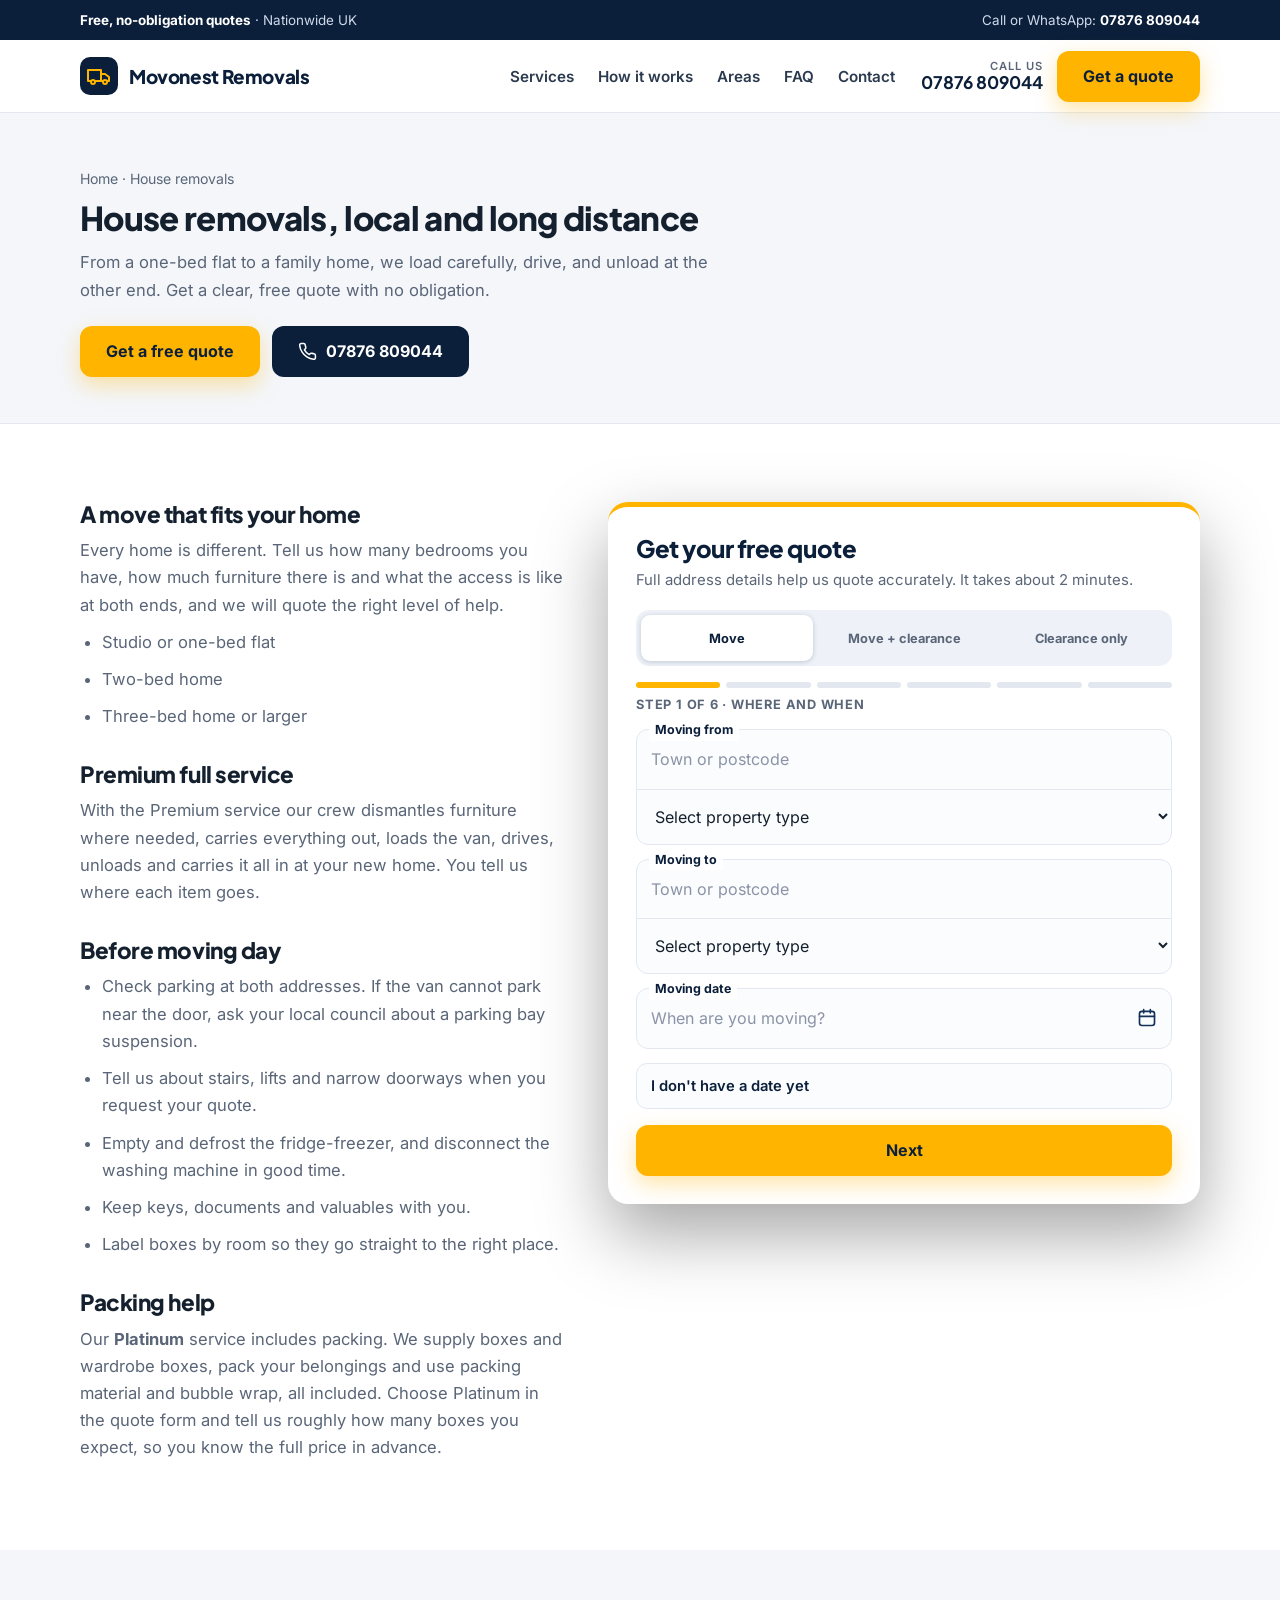
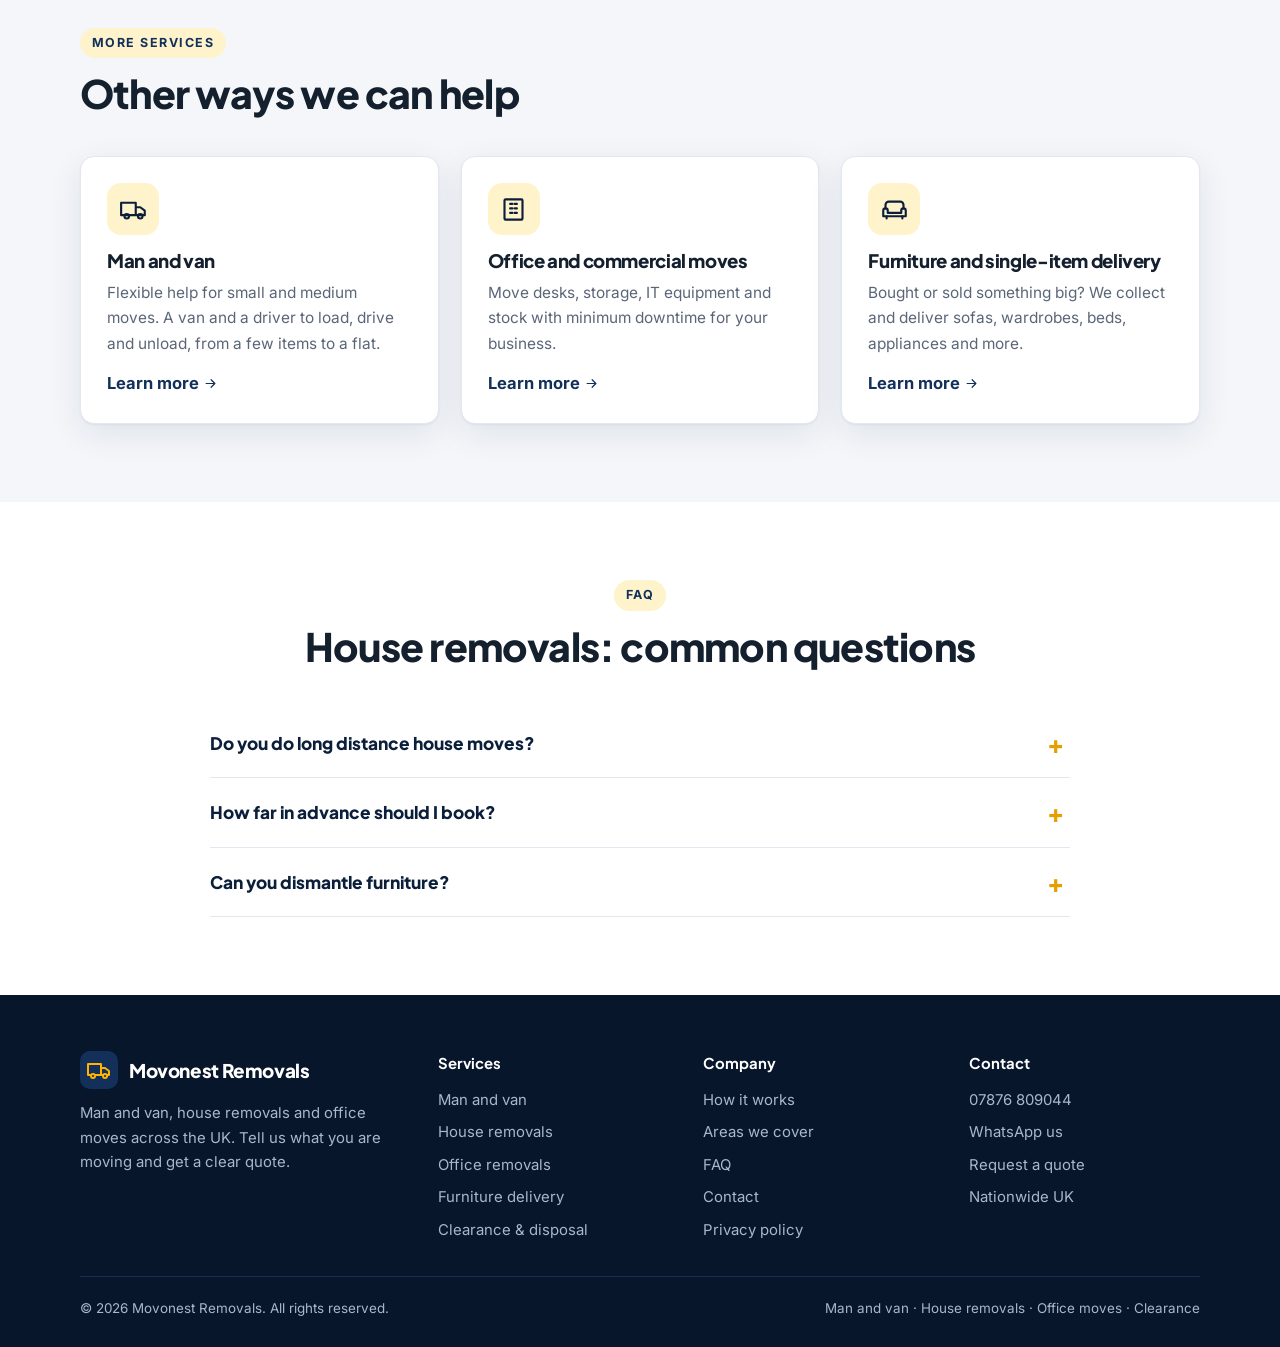
<file: house-removals/index.html>
<!DOCTYPE html>
<html lang="en-GB">
<head>
<meta charset="UTF-8">
<meta name="viewport" content="width=device-width, initial-scale=1">
<title>House Removals UK | Free Quote | Movonest Removals</title>
<meta name="description" content="Careful house removals, local and long distance, across the UK. Choose full-service Premium or a simple Basic move and get a clear, free quote.">
<link rel="canonical" href="https://movonestremovals.com/house-removals/">
<link rel="alternate" hreflang="en-GB" href="https://movonestremovals.com/house-removals/">
<link rel="alternate" hreflang="x-default" href="https://movonestremovals.com/house-removals/">
<meta name="robots" content="index, follow, max-image-preview:large">
<meta name="theme-color" content="#0b1f3a">
<meta property="og:type" content="website">
<meta property="og:locale" content="en_GB">
<meta property="og:site_name" content="Movonest Removals">
<meta property="og:title" content="House Removals UK | Free Quote | Movonest Removals">
<meta property="og:description" content="Careful house removals, local and long distance, across the UK. Choose full-service Premium or a simple Basic move and get a clear, free quote.">
<meta property="og:url" content="https://movonestremovals.com/house-removals/">
<meta property="og:image" content="https://movonestremovals.com/assets/og-image.jpg">
<meta property="og:image:width" content="1200">
<meta property="og:image:height" content="630">
<meta property="og:image:alt" content="Movonest Removals: man and van, house removals and office moves across the UK">
<meta name="twitter:card" content="summary_large_image">
<meta name="twitter:title" content="House Removals UK | Free Quote | Movonest Removals">
<meta name="twitter:description" content="Careful house removals, local and long distance, across the UK. Choose full-service Premium or a simple Basic move and get a clear, free quote.">
<meta name="twitter:image" content="https://movonestremovals.com/assets/og-image.jpg">
<link rel="icon" href="../favicon.svg" type="image/svg+xml">
<link rel="apple-touch-icon" href="../apple-touch-icon.png">
<link rel="preload" href="../assets/fonts/inter-400-latin.woff2" as="font" type="font/woff2" crossorigin>
<link rel="preload" href="../assets/fonts/jakarta-800-latin.woff2" as="font" type="font/woff2" crossorigin>
<link rel="stylesheet" href="../assets/fonts.css">
<link rel="stylesheet" href="../assets/style.css">
<script type="application/ld+json">{"@context": "https://schema.org", "@graph": [{"@type": "MovingCompany", "@id": "https://movonestremovals.com/#business", "name": "Movonest Removals", "url": "https://movonestremovals.com/", "description": "Man and van, house removals, office moves, furniture delivery and clearance across the UK.", "telephone": "+447876809044", "image": "https://movonestremovals.com/assets/og-image.jpg", "logo": "https://movonestremovals.com/assets/logo.png", "priceRange": "££", "areaServed": {"@type": "Country", "name": "United Kingdom"}, "contactPoint": {"@type": "ContactPoint", "telephone": "+447876809044", "contactType": "customer service", "areaServed": "GB", "availableLanguage": "English"}, "hasOfferCatalog": {"@type": "OfferCatalog", "name": "Removals services", "itemListElement": [{"@type": "Offer", "itemOffered": {"@type": "Service", "name": "Man and van", "url": "https://movonestremovals.com/man-and-van/"}}, {"@type": "Offer", "itemOffered": {"@type": "Service", "name": "House removals", "url": "https://movonestremovals.com/house-removals/"}}, {"@type": "Offer", "itemOffered": {"@type": "Service", "name": "Office and commercial moves", "url": "https://movonestremovals.com/office-removals/"}}, {"@type": "Offer", "itemOffered": {"@type": "Service", "name": "Furniture and single-item delivery", "url": "https://movonestremovals.com/furniture-delivery/"}}, {"@type": "Offer", "itemOffered": {"@type": "Service", "name": "Clearance, removal and disposal of unwanted furniture and household items"}}]}}, {"@type": "WebSite", "@id": "https://movonestremovals.com/#website", "url": "https://movonestremovals.com/", "name": "Movonest Removals", "inLanguage": "en-GB", "publisher": {"@id": "https://movonestremovals.com/#business"}}, {"@type": "BreadcrumbList", "itemListElement": [{"@type": "ListItem", "position": 1, "name": "Home", "item": "https://movonestremovals.com/"}, {"@type": "ListItem", "position": 2, "name": "House removals", "item": "https://movonestremovals.com/house-removals/"}]}, {"@type": "Service", "@id": "https://movonestremovals.com/house-removals/#service", "name": "House removals, local and long distance", "serviceType": "House removals", "description": "Careful house removals, local and long distance, across the UK. Choose full-service Premium or a simple Basic move and get a clear, free quote.", "url": "https://movonestremovals.com/house-removals/", "provider": {"@id": "https://movonestremovals.com/#business"}, "areaServed": {"@type": "Country", "name": "United Kingdom"}}, {"@type": "FAQPage", "mainEntity": [{"@type": "Question", "name": "Do you do long distance house moves?", "acceptedAnswer": {"@type": "Answer", "text": "Yes, we arrange moves across the UK. Tell us both postcodes and we will confirm availability for your route and date."}}, {"@type": "Question", "name": "How far in advance should I book?", "acceptedAnswer": {"@type": "Answer", "text": "As early as you can, especially for weekends and the end of the month, which are busy. Short notice moves are possible where available, so ask."}}, {"@type": "Question", "name": "Can you dismantle furniture?", "acceptedAnswer": {"@type": "Answer", "text": "With the Premium service our crew dismantles furniture where needed. Tell us which pieces when you request your quote, and ask about reassembly at the other end."}}]}]}</script>
</head>
<body>
<div class="topbar"><div class="wrap"><span><b>Free, no-obligation quotes</b> · Nationwide UK</span><span>Call or WhatsApp: <b>07876 809044</b></span></div></div>
<header class="hdr">
  <div class="wrap">
    <a class="brand" href="../" aria-label="Movonest Removals home"><i><svg viewBox="0 0 24 24" fill="none" stroke="#ffb400" stroke-width="2" stroke-linecap="round" stroke-linejoin="round"><path d="M1 6h13v11H1zM14 10h4l4 3v4h-8z"/><circle cx="6" cy="18" r="2" fill="#0b1f3a"/><circle cx="18" cy="18" r="2" fill="#0b1f3a"/></svg></i><span>Movonest Removals</span></a>
    <nav class="nav" aria-label="Main"><a href="../#services">Services</a><a href="../#how">How it works</a><a href="../#areas">Areas</a><a href="../#faq">FAQ</a><a href="../contact/">Contact</a></nav>
    <div class="hdr-cta"><a class="hdr-tel" href="tel:+447876809044"><span>Call us</span><b>07876 809044</b></a><a class="btn btn-p" href="../#quote">Get a quote</a></div>
    <button class="burger" aria-label="Menu" aria-expanded="false"><span></span></button>
  </div>
  <nav class="mnav" aria-label="Mobile"><a href="../#services">Services</a><a href="../#how">How it works</a><a href="../#areas">Areas</a><a href="../#faq">FAQ</a><a href="../contact/">Contact</a><a class="btn btn-d btn-blk" href="tel:+447876809044"><svg viewBox="0 0 24 24" fill="none" stroke="currentColor" stroke-width="1.9" stroke-linecap="round" stroke-linejoin="round" aria-hidden="true"><path d="M22 16.9v3a2 2 0 0 1-2.2 2 19.8 19.8 0 0 1-8.6-3.1 19.5 19.5 0 0 1-6-6A19.8 19.8 0 0 1 2.1 4.2 2 2 0 0 1 4.1 2h3a2 2 0 0 1 2 1.7c.1 1 .4 1.9.7 2.8a2 2 0 0 1-.5 2.1L8.1 9.9a16 16 0 0 0 6 6l1.3-1.2a2 2 0 0 1 2.1-.5c.9.3 1.8.6 2.8.7a2 2 0 0 1 1.7 2z"/></svg> 07876 809044</a><a class="btn btn-p btn-blk" href="../#quote">Get a free quote</a></nav>
</header>
<main>
<div class="page-h"><div class="wrap"><div class="crumb"><a href="../">Home</a> · House removals</div><h1>House removals, local and long distance</h1><p>From a one-bed flat to a family home, we load carefully, drive, and unload at the other end. Get a clear, free quote with no obligation.</p>
<div class="hero-act" style="margin-top:22px"><a class="btn btn-p" href="#sv-form">Get a free quote</a><a class="btn btn-d" href="tel:+447876809044"><svg viewBox="0 0 24 24" fill="none" stroke="currentColor" stroke-width="1.9" stroke-linecap="round" stroke-linejoin="round" aria-hidden="true"><path d="M22 16.9v3a2 2 0 0 1-2.2 2 19.8 19.8 0 0 1-8.6-3.1 19.5 19.5 0 0 1-6-6A19.8 19.8 0 0 1 2.1 4.2 2 2 0 0 1 4.1 2h3a2 2 0 0 1 2 1.7c.1 1 .4 1.9.7 2.8a2 2 0 0 1-.5 2.1L8.1 9.9a16 16 0 0 0 6 6l1.3-1.2a2 2 0 0 1 2.1-.5c.9.3 1.8.6 2.8.7a2 2 0 0 1 1.7 2z"/></svg> 07876 809044</a></div></div></div>
<section><div class="wrap"><div class="contact"><div class="legal svc"><h2>A move that fits your home</h2><p>Every home is different. Tell us how many bedrooms you have, how much furniture there is and what the access is like at both ends, and we will quote the right level of help.</p><ul><li>Studio or one-bed flat</li><li>Two-bed home</li><li>Three-bed home or larger</li></ul><h2>Premium full service</h2><p>With the Premium service our crew dismantles furniture where needed, carries everything out, loads the van, drives, unloads and carries it all in at your new home. You tell us where each item goes.</p><h2>Before moving day</h2><ul><li>Check parking at both addresses. If the van cannot park near the door, ask your local council about a parking bay suspension.</li><li>Tell us about stairs, lifts and narrow doorways when you request your quote.</li><li>Empty and defrost the fridge-freezer, and disconnect the washing machine in good time.</li><li>Keep keys, documents and valuables with you.</li><li>Label boxes by room so they go straight to the right place.</li></ul><h2>Packing help</h2><p>Our <b>Platinum</b> service includes packing. We supply boxes and wardrobe boxes, pack your belongings and use packing material and bubble wrap, all included. Choose Platinum in the quote form and tell us roughly how many boxes you expect, so you know the full price in advance.</p></div>
<div class="formcard" id="sv-form">
  <h2>Get your free quote</h2>
  <p class="fsub">Full address details help us quote accurately. It takes about 2 minutes.</p>
  <form data-wizard novalidate>
    <div class="seg" role="radiogroup" aria-label="What do you need?">
      <label><input type="radio" name="mode" value="move" checked><span>Move</span></label>
      <label><input type="radio" name="mode" value="both"><span>Move + clearance</span></label>
      <label><input type="radio" name="mode" value="clear"><span>Clearance only</span></label>
    </div>
    <div class="prog" aria-hidden="true"><i class="on"></i></div>
    <div class="plabel">Step 1 · Where and when</div>
    <div class="ferr" role="alert"></div>
    <div class="fok" role="status"></div>
    <input class="hp" type="text" name="company" tabindex="-1" autocomplete="off" aria-hidden="true">
    <div class="pane on" data-k="where" data-modes="move both clear" data-label="Where and when">
      <div class="pgroup">
        <label class="fl" for="sv-fromp"><span data-only="move both">Moving from</span><span data-only="clear">Collect from</span></label>
        <div class="place"><input id="sv-fromp" name="from_place" type="text" placeholder="Town or postcode" autocomplete="off" autocapitalize="off" spellcheck="false" role="combobox" aria-expanded="false" aria-autocomplete="list" aria-controls="sv-froms"><ul id="sv-froms" class="sug" role="listbox" hidden></ul></div>
        <select name="from_type" aria-label="Property type"><option value="">Select property type</option><option>Studio / bedsit</option><option>Flat · 1 bed</option><option>Flat · 2 beds</option><option>Flat · 3+ beds</option><option>House · 1 bed</option><option>House · 2 beds</option><option>House · 3 beds</option><option>House · 4+ beds</option><option>Office or commercial</option><option>Storage unit</option><option>Other</option></select>
      </div>
      <div class="pgroup" data-only="move both">
        <label class="fl" for="sv-top">Moving to</label>
        <div class="place"><input id="sv-top" name="to_place" type="text" placeholder="Town or postcode" autocomplete="off" autocapitalize="off" spellcheck="false" role="combobox" aria-expanded="false" aria-autocomplete="list" aria-controls="sv-tos"><ul id="sv-tos" class="sug" role="listbox" hidden></ul></div>
        <select name="to_type" aria-label="Property type"><option value="">Select property type</option><option>Studio / bedsit</option><option>Flat · 1 bed</option><option>Flat · 2 beds</option><option>Flat · 3+ beds</option><option>House · 1 bed</option><option>House · 2 beds</option><option>House · 3 beds</option><option>House · 4+ beds</option><option>Office or commercial</option><option>Storage unit</option><option>Other</option></select>
      </div>
      <div class="pgroup">
        <label class="fl" for="sv-db"><span data-only="move both">Moving date</span><span data-only="clear">Collection date</span></label>
        <button id="sv-db" type="button" class="datebtn" aria-haspopup="dialog"><span class="dtxt"><span class="dph" data-only="move both">When are you moving?</span><span class="dph" data-only="clear">When should we collect?</span><span class="dval"></span></span><svg width="20" height="20" viewBox="0 0 24 24" fill="none" stroke="currentColor" stroke-width="2" stroke-linecap="round" stroke-linejoin="round" aria-hidden="true"><rect x="3" y="4" width="18" height="17" rx="3"/><path d="M8 2v4M16 2v4M3 10h18"/></svg></button>
        <input type="hidden" name="date">
      </div>
      <label class="opt chk"><input type="checkbox" name="nodate"><span>I don't have a date yet</span></label>
      <div class="wnav"><button class="btn btn-p" type="button" data-next>Next</button></div>
    </div>
    <div class="pane" data-k="inv" data-modes="move both" data-label="Your items">
      <button type="button" class="sumbar" aria-expanded="false"><span>Your move summary</span><b class="sumn">0 items</b><i class="chev"></i></button>
      <div class="sumpanel" hidden><ul class="sumlist"></ul><p class="sumempty">No items added yet.</p></div>
      <h3 class="q">What are you moving?</h3>
      <div class="srch">
        <input type="search" class="isrch" name="item_search" placeholder="Search items, e.g. table" aria-label="Search items" autocomplete="off" autocapitalize="off" spellcheck="false">
        <ul class="sug isug" hidden></ul>
        <p class="sugmsg" role="status" aria-live="polite"></p>
      </div>
      <div class="cats"><div class="cat open" data-cat="bed"><button type="button" class="ah" aria-expanded="true"><span>Bedrooms</span><b class="cn"></b><i class="chev"></i></button><div class="ab" data-grp="inv"><div class="it" data-n="Double Bed &amp; Mattress"><span class="in">Double Bed &amp; Mattress</span><span class="qc"><button type="button" class="qm" aria-label="Remove one Double Bed &amp; Mattress">&minus;</button><input class="qn" type="number" min="0" max="99" value="0" inputmode="numeric" aria-label="Quantity of Double Bed &amp; Mattress"><button type="button" class="qp" aria-label="Add one Double Bed &amp; Mattress">+</button></span></div><div class="it" data-n="Kingsize Bed &amp; Mattress"><span class="in">Kingsize Bed &amp; Mattress</span><span class="qc"><button type="button" class="qm" aria-label="Remove one Kingsize Bed &amp; Mattress">&minus;</button><input class="qn" type="number" min="0" max="99" value="0" inputmode="numeric" aria-label="Quantity of Kingsize Bed &amp; Mattress"><button type="button" class="qp" aria-label="Add one Kingsize Bed &amp; Mattress">+</button></span></div><div class="it" data-n="Single Bed &amp; Mattress"><span class="in">Single Bed &amp; Mattress</span><span class="qc"><button type="button" class="qm" aria-label="Remove one Single Bed &amp; Mattress">&minus;</button><input class="qn" type="number" min="0" max="99" value="0" inputmode="numeric" aria-label="Quantity of Single Bed &amp; Mattress"><button type="button" class="qp" aria-label="Add one Single Bed &amp; Mattress">+</button></span></div><div class="it" data-n="Bunk Bed"><span class="in">Bunk Bed</span><span class="qc"><button type="button" class="qm" aria-label="Remove one Bunk Bed">&minus;</button><input class="qn" type="number" min="0" max="99" value="0" inputmode="numeric" aria-label="Quantity of Bunk Bed"><button type="button" class="qp" aria-label="Add one Bunk Bed">+</button></span></div><div class="it" data-n="Cot"><span class="in">Cot</span><span class="qc"><button type="button" class="qm" aria-label="Remove one Cot">&minus;</button><input class="qn" type="number" min="0" max="99" value="0" inputmode="numeric" aria-label="Quantity of Cot"><button type="button" class="qp" aria-label="Add one Cot">+</button></span></div><div class="it" data-n="Single Wardrobe"><span class="in">Single Wardrobe</span><span class="qc"><button type="button" class="qm" aria-label="Remove one Single Wardrobe">&minus;</button><input class="qn" type="number" min="0" max="99" value="0" inputmode="numeric" aria-label="Quantity of Single Wardrobe"><button type="button" class="qp" aria-label="Add one Single Wardrobe">+</button></span></div><div class="it" data-n="Double Wardrobe"><span class="in">Double Wardrobe</span><span class="qc"><button type="button" class="qm" aria-label="Remove one Double Wardrobe">&minus;</button><input class="qn" type="number" min="0" max="99" value="0" inputmode="numeric" aria-label="Quantity of Double Wardrobe"><button type="button" class="qp" aria-label="Add one Double Wardrobe">+</button></span></div><div class="it" data-n="Chest of Drawers"><span class="in">Chest of Drawers</span><span class="qc"><button type="button" class="qm" aria-label="Remove one Chest of Drawers">&minus;</button><input class="qn" type="number" min="0" max="99" value="0" inputmode="numeric" aria-label="Quantity of Chest of Drawers"><button type="button" class="qp" aria-label="Add one Chest of Drawers">+</button></span></div><div class="it" data-n="Bedside Table"><span class="in">Bedside Table</span><span class="qc"><button type="button" class="qm" aria-label="Remove one Bedside Table">&minus;</button><input class="qn" type="number" min="0" max="99" value="0" inputmode="numeric" aria-label="Quantity of Bedside Table"><button type="button" class="qp" aria-label="Add one Bedside Table">+</button></span></div><div class="it" data-n="Dressing Table"><span class="in">Dressing Table</span><span class="qc"><button type="button" class="qm" aria-label="Remove one Dressing Table">&minus;</button><input class="qn" type="number" min="0" max="99" value="0" inputmode="numeric" aria-label="Quantity of Dressing Table"><button type="button" class="qp" aria-label="Add one Dressing Table">+</button></span></div></div></div><div class="cat" data-cat="liv"><button type="button" class="ah" aria-expanded="false"><span>Living</span><b class="cn"></b><i class="chev"></i></button><div class="ab" data-grp="inv"><div class="it" data-n="2-Seater Sofa"><span class="in">2-Seater Sofa</span><span class="qc"><button type="button" class="qm" aria-label="Remove one 2-Seater Sofa">&minus;</button><input class="qn" type="number" min="0" max="99" value="0" inputmode="numeric" aria-label="Quantity of 2-Seater Sofa"><button type="button" class="qp" aria-label="Add one 2-Seater Sofa">+</button></span></div><div class="it" data-n="3-Seater Sofa"><span class="in">3-Seater Sofa</span><span class="qc"><button type="button" class="qm" aria-label="Remove one 3-Seater Sofa">&minus;</button><input class="qn" type="number" min="0" max="99" value="0" inputmode="numeric" aria-label="Quantity of 3-Seater Sofa"><button type="button" class="qp" aria-label="Add one 3-Seater Sofa">+</button></span></div><div class="it" data-n="Corner Sofa"><span class="in">Corner Sofa</span><span class="qc"><button type="button" class="qm" aria-label="Remove one Corner Sofa">&minus;</button><input class="qn" type="number" min="0" max="99" value="0" inputmode="numeric" aria-label="Quantity of Corner Sofa"><button type="button" class="qp" aria-label="Add one Corner Sofa">+</button></span></div><div class="it" data-n="Armchair"><span class="in">Armchair</span><span class="qc"><button type="button" class="qm" aria-label="Remove one Armchair">&minus;</button><input class="qn" type="number" min="0" max="99" value="0" inputmode="numeric" aria-label="Quantity of Armchair"><button type="button" class="qp" aria-label="Add one Armchair">+</button></span></div><div class="it" data-n="Coffee Table"><span class="in">Coffee Table</span><span class="qc"><button type="button" class="qm" aria-label="Remove one Coffee Table">&minus;</button><input class="qn" type="number" min="0" max="99" value="0" inputmode="numeric" aria-label="Quantity of Coffee Table"><button type="button" class="qp" aria-label="Add one Coffee Table">+</button></span></div><div class="it" data-n="Side Table"><span class="in">Side Table</span><span class="qc"><button type="button" class="qm" aria-label="Remove one Side Table">&minus;</button><input class="qn" type="number" min="0" max="99" value="0" inputmode="numeric" aria-label="Quantity of Side Table"><button type="button" class="qp" aria-label="Add one Side Table">+</button></span></div><div class="it" data-n="TV Stand"><span class="in">TV Stand</span><span class="qc"><button type="button" class="qm" aria-label="Remove one TV Stand">&minus;</button><input class="qn" type="number" min="0" max="99" value="0" inputmode="numeric" aria-label="Quantity of TV Stand"><button type="button" class="qp" aria-label="Add one TV Stand">+</button></span></div><div class="it" data-n="TV"><span class="in">TV</span><span class="qc"><button type="button" class="qm" aria-label="Remove one TV">&minus;</button><input class="qn" type="number" min="0" max="99" value="0" inputmode="numeric" aria-label="Quantity of TV"><button type="button" class="qp" aria-label="Add one TV">+</button></span></div><div class="it" data-n="Bookcase"><span class="in">Bookcase</span><span class="qc"><button type="button" class="qm" aria-label="Remove one Bookcase">&minus;</button><input class="qn" type="number" min="0" max="99" value="0" inputmode="numeric" aria-label="Quantity of Bookcase"><button type="button" class="qp" aria-label="Add one Bookcase">+</button></span></div><div class="it" data-n="Sideboard"><span class="in">Sideboard</span><span class="qc"><button type="button" class="qm" aria-label="Remove one Sideboard">&minus;</button><input class="qn" type="number" min="0" max="99" value="0" inputmode="numeric" aria-label="Quantity of Sideboard"><button type="button" class="qp" aria-label="Add one Sideboard">+</button></span></div><div class="it" data-n="Mirror"><span class="in">Mirror</span><span class="qc"><button type="button" class="qm" aria-label="Remove one Mirror">&minus;</button><input class="qn" type="number" min="0" max="99" value="0" inputmode="numeric" aria-label="Quantity of Mirror"><button type="button" class="qp" aria-label="Add one Mirror">+</button></span></div><div class="it" data-n="Rug"><span class="in">Rug</span><span class="qc"><button type="button" class="qm" aria-label="Remove one Rug">&minus;</button><input class="qn" type="number" min="0" max="99" value="0" inputmode="numeric" aria-label="Quantity of Rug"><button type="button" class="qp" aria-label="Add one Rug">+</button></span></div><div class="it" data-n="Lamp"><span class="in">Lamp</span><span class="qc"><button type="button" class="qm" aria-label="Remove one Lamp">&minus;</button><input class="qn" type="number" min="0" max="99" value="0" inputmode="numeric" aria-label="Quantity of Lamp"><button type="button" class="qp" aria-label="Add one Lamp">+</button></span></div></div></div><div class="cat" data-cat="kit"><button type="button" class="ah" aria-expanded="false"><span>Kitchen</span><b class="cn"></b><i class="chev"></i></button><div class="ab" data-grp="inv"><div class="it" data-n="Fridge Freezer"><span class="in">Fridge Freezer</span><span class="qc"><button type="button" class="qm" aria-label="Remove one Fridge Freezer">&minus;</button><input class="qn" type="number" min="0" max="99" value="0" inputmode="numeric" aria-label="Quantity of Fridge Freezer"><button type="button" class="qp" aria-label="Add one Fridge Freezer">+</button></span></div><div class="it" data-n="Under-counter Fridge"><span class="in">Under-counter Fridge</span><span class="qc"><button type="button" class="qm" aria-label="Remove one Under-counter Fridge">&minus;</button><input class="qn" type="number" min="0" max="99" value="0" inputmode="numeric" aria-label="Quantity of Under-counter Fridge"><button type="button" class="qp" aria-label="Add one Under-counter Fridge">+</button></span></div><div class="it" data-n="Washing Machine"><span class="in">Washing Machine</span><span class="qc"><button type="button" class="qm" aria-label="Remove one Washing Machine">&minus;</button><input class="qn" type="number" min="0" max="99" value="0" inputmode="numeric" aria-label="Quantity of Washing Machine"><button type="button" class="qp" aria-label="Add one Washing Machine">+</button></span></div><div class="it" data-n="Tumble Dryer"><span class="in">Tumble Dryer</span><span class="qc"><button type="button" class="qm" aria-label="Remove one Tumble Dryer">&minus;</button><input class="qn" type="number" min="0" max="99" value="0" inputmode="numeric" aria-label="Quantity of Tumble Dryer"><button type="button" class="qp" aria-label="Add one Tumble Dryer">+</button></span></div><div class="it" data-n="Dishwasher"><span class="in">Dishwasher</span><span class="qc"><button type="button" class="qm" aria-label="Remove one Dishwasher">&minus;</button><input class="qn" type="number" min="0" max="99" value="0" inputmode="numeric" aria-label="Quantity of Dishwasher"><button type="button" class="qp" aria-label="Add one Dishwasher">+</button></span></div><div class="it" data-n="Cooker"><span class="in">Cooker</span><span class="qc"><button type="button" class="qm" aria-label="Remove one Cooker">&minus;</button><input class="qn" type="number" min="0" max="99" value="0" inputmode="numeric" aria-label="Quantity of Cooker"><button type="button" class="qp" aria-label="Add one Cooker">+</button></span></div><div class="it" data-n="Microwave Oven"><span class="in">Microwave Oven</span><span class="qc"><button type="button" class="qm" aria-label="Remove one Microwave Oven">&minus;</button><input class="qn" type="number" min="0" max="99" value="0" inputmode="numeric" aria-label="Quantity of Microwave Oven"><button type="button" class="qp" aria-label="Add one Microwave Oven">+</button></span></div><div class="it" data-n="Kitchen Table"><span class="in">Kitchen Table</span><span class="qc"><button type="button" class="qm" aria-label="Remove one Kitchen Table">&minus;</button><input class="qn" type="number" min="0" max="99" value="0" inputmode="numeric" aria-label="Quantity of Kitchen Table"><button type="button" class="qp" aria-label="Add one Kitchen Table">+</button></span></div><div class="it" data-n="4 Seater Dining Table"><span class="in">4 Seater Dining Table</span><span class="qc"><button type="button" class="qm" aria-label="Remove one 4 Seater Dining Table">&minus;</button><input class="qn" type="number" min="0" max="99" value="0" inputmode="numeric" aria-label="Quantity of 4 Seater Dining Table"><button type="button" class="qp" aria-label="Add one 4 Seater Dining Table">+</button></span></div><div class="it" data-n="6 Seater Dining Table"><span class="in">6 Seater Dining Table</span><span class="qc"><button type="button" class="qm" aria-label="Remove one 6 Seater Dining Table">&minus;</button><input class="qn" type="number" min="0" max="99" value="0" inputmode="numeric" aria-label="Quantity of 6 Seater Dining Table"><button type="button" class="qp" aria-label="Add one 6 Seater Dining Table">+</button></span></div><div class="it" data-n="Dining Chair"><span class="in">Dining Chair</span><span class="qc"><button type="button" class="qm" aria-label="Remove one Dining Chair">&minus;</button><input class="qn" type="number" min="0" max="99" value="0" inputmode="numeric" aria-label="Quantity of Dining Chair"><button type="button" class="qp" aria-label="Add one Dining Chair">+</button></span></div><div class="it" data-n="Bin"><span class="in">Bin</span><span class="qc"><button type="button" class="qm" aria-label="Remove one Bin">&minus;</button><input class="qn" type="number" min="0" max="99" value="0" inputmode="numeric" aria-label="Quantity of Bin"><button type="button" class="qp" aria-label="Add one Bin">+</button></span></div><div class="it" data-n="Ironing Board"><span class="in">Ironing Board</span><span class="qc"><button type="button" class="qm" aria-label="Remove one Ironing Board">&minus;</button><input class="qn" type="number" min="0" max="99" value="0" inputmode="numeric" aria-label="Quantity of Ironing Board"><button type="button" class="qp" aria-label="Add one Ironing Board">+</button></span></div></div></div><div class="cat" data-cat="bat"><button type="button" class="ah" aria-expanded="false"><span>Bathroom</span><b class="cn"></b><i class="chev"></i></button><div class="ab" data-grp="inv"><div class="it" data-n="Bathroom Cabinet"><span class="in">Bathroom Cabinet</span><span class="qc"><button type="button" class="qm" aria-label="Remove one Bathroom Cabinet">&minus;</button><input class="qn" type="number" min="0" max="99" value="0" inputmode="numeric" aria-label="Quantity of Bathroom Cabinet"><button type="button" class="qp" aria-label="Add one Bathroom Cabinet">+</button></span></div><div class="it" data-n="Laundry Basket"><span class="in">Laundry Basket</span><span class="qc"><button type="button" class="qm" aria-label="Remove one Laundry Basket">&minus;</button><input class="qn" type="number" min="0" max="99" value="0" inputmode="numeric" aria-label="Quantity of Laundry Basket"><button type="button" class="qp" aria-label="Add one Laundry Basket">+</button></span></div><div class="it" data-n="Towel Rail"><span class="in">Towel Rail</span><span class="qc"><button type="button" class="qm" aria-label="Remove one Towel Rail">&minus;</button><input class="qn" type="number" min="0" max="99" value="0" inputmode="numeric" aria-label="Quantity of Towel Rail"><button type="button" class="qp" aria-label="Add one Towel Rail">+</button></span></div><div class="it" data-n="Storage Unit"><span class="in">Storage Unit</span><span class="qc"><button type="button" class="qm" aria-label="Remove one Storage Unit">&minus;</button><input class="qn" type="number" min="0" max="99" value="0" inputmode="numeric" aria-label="Quantity of Storage Unit"><button type="button" class="qp" aria-label="Add one Storage Unit">+</button></span></div><div class="it" data-n="Weighing Scales"><span class="in">Weighing Scales</span><span class="qc"><button type="button" class="qm" aria-label="Remove one Weighing Scales">&minus;</button><input class="qn" type="number" min="0" max="99" value="0" inputmode="numeric" aria-label="Quantity of Weighing Scales"><button type="button" class="qp" aria-label="Add one Weighing Scales">+</button></span></div></div></div><div class="cat hl" data-cat="box"><button type="button" class="ah" aria-expanded="false"><span>Boxes &amp; Bags</span><b class="cn"></b><i class="chev"></i></button><div class="ab" data-grp="inv"><div class="it" data-n="Large Box"><span class="in">Large Box</span><span class="qc"><button type="button" class="qm" aria-label="Remove one Large Box">&minus;</button><input class="qn" type="number" min="0" max="99" value="0" inputmode="numeric" aria-label="Quantity of Large Box"><button type="button" class="qp" aria-label="Add one Large Box">+</button></span></div><div class="it" data-n="Medium Box"><span class="in">Medium Box</span><span class="qc"><button type="button" class="qm" aria-label="Remove one Medium Box">&minus;</button><input class="qn" type="number" min="0" max="99" value="0" inputmode="numeric" aria-label="Quantity of Medium Box"><button type="button" class="qp" aria-label="Add one Medium Box">+</button></span></div><div class="it" data-n="Small Box"><span class="in">Small Box</span><span class="qc"><button type="button" class="qm" aria-label="Remove one Small Box">&minus;</button><input class="qn" type="number" min="0" max="99" value="0" inputmode="numeric" aria-label="Quantity of Small Box"><button type="button" class="qp" aria-label="Add one Small Box">+</button></span></div><div class="it" data-n="Wardrobe Box"><span class="in">Wardrobe Box</span><span class="qc"><button type="button" class="qm" aria-label="Remove one Wardrobe Box">&minus;</button><input class="qn" type="number" min="0" max="99" value="0" inputmode="numeric" aria-label="Quantity of Wardrobe Box"><button type="button" class="qp" aria-label="Add one Wardrobe Box">+</button></span></div><div class="it" data-n="Suitcase"><span class="in">Suitcase</span><span class="qc"><button type="button" class="qm" aria-label="Remove one Suitcase">&minus;</button><input class="qn" type="number" min="0" max="99" value="0" inputmode="numeric" aria-label="Quantity of Suitcase"><button type="button" class="qp" aria-label="Add one Suitcase">+</button></span></div><div class="it" data-n="Bin Bag"><span class="in">Bin Bag</span><span class="qc"><button type="button" class="qm" aria-label="Remove one Bin Bag">&minus;</button><input class="qn" type="number" min="0" max="99" value="0" inputmode="numeric" aria-label="Quantity of Bin Bag"><button type="button" class="qp" aria-label="Add one Bin Bag">+</button></span></div></div></div><div class="cat" data-cat="oth"><button type="button" class="ah" aria-expanded="false"><span>Garden, Office &amp; Other</span><b class="cn"></b><i class="chev"></i></button><div class="ab" data-grp="inv"><div class="it" data-n="Desk"><span class="in">Desk</span><span class="qc"><button type="button" class="qm" aria-label="Remove one Desk">&minus;</button><input class="qn" type="number" min="0" max="99" value="0" inputmode="numeric" aria-label="Quantity of Desk"><button type="button" class="qp" aria-label="Add one Desk">+</button></span></div><div class="it" data-n="Office Chair"><span class="in">Office Chair</span><span class="qc"><button type="button" class="qm" aria-label="Remove one Office Chair">&minus;</button><input class="qn" type="number" min="0" max="99" value="0" inputmode="numeric" aria-label="Quantity of Office Chair"><button type="button" class="qp" aria-label="Add one Office Chair">+</button></span></div><div class="it" data-n="Filing Cabinet"><span class="in">Filing Cabinet</span><span class="qc"><button type="button" class="qm" aria-label="Remove one Filing Cabinet">&minus;</button><input class="qn" type="number" min="0" max="99" value="0" inputmode="numeric" aria-label="Quantity of Filing Cabinet"><button type="button" class="qp" aria-label="Add one Filing Cabinet">+</button></span></div><div class="it" data-n="Bicycle"><span class="in">Bicycle</span><span class="qc"><button type="button" class="qm" aria-label="Remove one Bicycle">&minus;</button><input class="qn" type="number" min="0" max="99" value="0" inputmode="numeric" aria-label="Quantity of Bicycle"><button type="button" class="qp" aria-label="Add one Bicycle">+</button></span></div><div class="it" data-n="Exercise Machine"><span class="in">Exercise Machine</span><span class="qc"><button type="button" class="qm" aria-label="Remove one Exercise Machine">&minus;</button><input class="qn" type="number" min="0" max="99" value="0" inputmode="numeric" aria-label="Quantity of Exercise Machine"><button type="button" class="qp" aria-label="Add one Exercise Machine">+</button></span></div><div class="it" data-n="Garden Table"><span class="in">Garden Table</span><span class="qc"><button type="button" class="qm" aria-label="Remove one Garden Table">&minus;</button><input class="qn" type="number" min="0" max="99" value="0" inputmode="numeric" aria-label="Quantity of Garden Table"><button type="button" class="qp" aria-label="Add one Garden Table">+</button></span></div><div class="it" data-n="Garden Chair"><span class="in">Garden Chair</span><span class="qc"><button type="button" class="qm" aria-label="Remove one Garden Chair">&minus;</button><input class="qn" type="number" min="0" max="99" value="0" inputmode="numeric" aria-label="Quantity of Garden Chair"><button type="button" class="qp" aria-label="Add one Garden Chair">+</button></span></div><div class="it" data-n="BBQ"><span class="in">BBQ</span><span class="qc"><button type="button" class="qm" aria-label="Remove one BBQ">&minus;</button><input class="qn" type="number" min="0" max="99" value="0" inputmode="numeric" aria-label="Quantity of BBQ"><button type="button" class="qp" aria-label="Add one BBQ">+</button></span></div><div class="it" data-n="Lawn Mower"><span class="in">Lawn Mower</span><span class="qc"><button type="button" class="qm" aria-label="Remove one Lawn Mower">&minus;</button><input class="qn" type="number" min="0" max="99" value="0" inputmode="numeric" aria-label="Quantity of Lawn Mower"><button type="button" class="qp" aria-label="Add one Lawn Mower">+</button></span></div><div class="it" data-n="Ladder"><span class="in">Ladder</span><span class="qc"><button type="button" class="qm" aria-label="Remove one Ladder">&minus;</button><input class="qn" type="number" min="0" max="99" value="0" inputmode="numeric" aria-label="Quantity of Ladder"><button type="button" class="qp" aria-label="Add one Ladder">+</button></span></div></div></div><div class="cat custcat" data-cat="cust" hidden><button type="button" class="ah" aria-expanded="false"><span>Items you added</span><b class="cn"></b><i class="chev"></i></button><div class="ab custbody" data-grp="inv"></div></div></div>
      <p class="hint" style="margin-top:12px">Can't find something? Search for it and add it as your own item. Tell us about any changes before your move and we will update your quote.</p>
      <div class="wnav"><button class="btn btn-o back" type="button" data-back>Back</button><button class="btn btn-p" type="button" data-next>Next</button></div>
    </div>
    <div class="pane" data-k="service" data-modes="move both" data-label="Choose your service"><h3 class="q">Choose your service</h3>
      <div class="opts one">
        <label class="opt"><input type="radio" name="service" value="Basic - you carry, we drive" checked><span><b>Basic</b><em>Van and driver. You pack, carry and load your items; we drive and deliver.</em></span></label>
        <label class="opt"><input type="radio" name="service" value="Premium - full service, we carry everything"><span><b>Premium · Full service</b><em>Our crew dismantles your furniture and carries everything out, loads, drives, unloads and carries it in.</em></span></label>
        <label class="opt"><input type="radio" name="service" value="Platinum - full service with packing, materials included"><span><b>Platinum · Packing included</b><em>Everything in Premium, plus we pack your belongings for you. Boxes, wardrobe boxes, packing material and bubble wrap are included.</em></span></label>
      </div>
      <div class="pack" data-grp="pack" hidden>
        <p class="packt">Packing: roughly how many boxes will we need to supply and pack? <small>(optional)</small></p>
        <div class="it" data-n="Large Box"><span class="in">Large Box</span><span class="qc"><button type="button" class="qm" aria-label="Remove one Large Box">&minus;</button><input class="qn" type="number" min="0" max="99" value="0" inputmode="numeric" aria-label="Quantity of Large Box"><button type="button" class="qp" aria-label="Add one Large Box">+</button></span></div><div class="it" data-n="Medium Box"><span class="in">Medium Box</span><span class="qc"><button type="button" class="qm" aria-label="Remove one Medium Box">&minus;</button><input class="qn" type="number" min="0" max="99" value="0" inputmode="numeric" aria-label="Quantity of Medium Box"><button type="button" class="qp" aria-label="Add one Medium Box">+</button></span></div><div class="it" data-n="Small Box"><span class="in">Small Box</span><span class="qc"><button type="button" class="qm" aria-label="Remove one Small Box">&minus;</button><input class="qn" type="number" min="0" max="99" value="0" inputmode="numeric" aria-label="Quantity of Small Box"><button type="button" class="qp" aria-label="Add one Small Box">+</button></span></div><div class="it" data-n="Wardrobe Box"><span class="in">Wardrobe Box</span><span class="qc"><button type="button" class="qm" aria-label="Remove one Wardrobe Box">&minus;</button><input class="qn" type="number" min="0" max="99" value="0" inputmode="numeric" aria-label="Quantity of Wardrobe Box"><button type="button" class="qp" aria-label="Add one Wardrobe Box">+</button></span></div>
        <p class="hint" style="margin:8px 0 0">Packing material and bubble wrap are included. Not sure? Leave it blank and we will estimate with you.</p>
      </div>
      <p class="hint" style="margin-top:12px">Not sure? Pick one now and we will confirm the details with you.</p>
      <div class="wnav"><button class="btn btn-o back" type="button" data-back>Back</button><button class="btn btn-p" type="button" data-next>Next</button></div>
    </div>
    <div class="pane" data-k="clear" data-modes="both clear" data-label="Items to remove"><h3 class="q">What would you like us to remove?</h3>
      <p class="hint" data-only="both">We will take these away from your pick-up address, in addition to your move.</p>
      <div class="irow ih" aria-hidden="true"><span>Item</span><span>Qty</span><span></span></div>
      <div class="irows"><div class="irow"><div class="field"><input name="ci_name" type="text" list="sv-dl" placeholder="Item, e.g. Sofa" autocomplete="off" aria-label="Item"></div><div class="field"><input name="ci_qty" type="number" min="1" max="99" value="1" inputmode="numeric" aria-label="Quantity"></div><button class="rm" type="button" aria-label="Remove item">&times;</button></div></div>
      <datalist id="sv-dl"><option value="Sofa"><option value="Armchair"><option value="Bed frame"><option value="Mattress"><option value="Wardrobe"><option value="Chest of drawers"><option value="Table"><option value="Chairs"><option value="Desk"><option value="Fridge or freezer"><option value="Washing machine"><option value="Cooker"><option value="TV"><option value="Carpet or rug"><option value="Boxes or bags"><option value="Garden furniture"><option value="Mixed household items"></datalist>
      <button class="addrow" type="button">+ Add another item</button>
      <div class="field" style="margin-top:14px"><label for="sv-cn">Anything else we should know? <small>(optional)</small></label><textarea id="sv-cn" name="clear_notes" rows="2" placeholder="e.g. items are in the garage, up two flights of stairs..."></textarea></div>
      <p class="hint" style="margin-top:14px">Photos help us price a clearance accurately. After you send your request, you will see a button to send them to us on WhatsApp.</p>
      <p class="hint">Hazardous items (for example asbestos, chemicals, gas bottles or paint) need to be checked with us first.</p>
      
      <div class="wnav"><button class="btn btn-o back" type="button" data-back>Back</button><button class="btn btn-p" type="button" data-next>Next</button></div>
    </div>
    <div class="pane" data-k="from" data-modes="move both clear" data-label="Pick-up address" data-label-clear="Collection address"><h3 class="q"><span data-only="move both">Pick-up address</span><span data-only="clear">Where are the items to be removed from?</span></h3><div class="fgrid">
      <div class="field"><label for="sv-froma">Address (house number and street) <i>*</i></label><input id="sv-froma" name="from_addr" type="text" autocomplete="off" placeholder="e.g. 12 High Street"></div>
      <div class="f2">
        <div class="field"><label for="sv-fromfl">Flat / apartment no. <small>(if any)</small></label><input id="sv-fromfl" name="from_flat" type="text" placeholder="e.g. 4"></div>
        <div class="field"><label for="sv-frompo">Postcode <i>*</i></label><input id="sv-frompo" name="from_post" type="text" autocomplete="off" placeholder="e.g. M1 1AA"></div>
      </div>
      <div class="field"><label for="sv-fromtw">Town / city</label><input id="sv-fromtw" name="from_town" type="text" placeholder="e.g. Manchester"></div>
      <div class="f2">
        <div class="field"><label for="sv-fromfo">Floor <i>*</i></label><select id="sv-fromfo" name="from_floor"><option value="">Choose</option><option>Ground floor / house</option><option>1st floor</option><option>2nd floor</option><option>3rd floor</option><option>4th floor</option><option>5th floor</option><option>6th floor or higher</option></select></div>
        <div class="field"><label for="sv-fromli">Lift <i>*</i></label><select id="sv-fromli" name="from_lift"><option value="">Choose</option><option>Yes, lift available</option><option>No lift</option><option>Not applicable (ground floor / house)</option></select></div>
      </div>
      <div class="field"><label for="sv-fromdi">Distance from where the van can park to the door</label><select id="sv-fromdi" name="from_dist"><option value="">Choose</option><option>Van can park at the door</option><option>Up to 10 m from the door</option><option>10 to 25 m</option><option>25 to 50 m</option><option>More than 50 m</option><option>Not sure</option></select></div>
      <div class="wnav"><button class="btn btn-o back" type="button" data-back>Back</button><button class="btn btn-p" type="button" data-next>Next</button></div>
    </div></div>
    <div class="pane" data-k="to" data-modes="move both" data-label="Delivery address"><h3 class="q">Delivery address</h3><div class="fgrid">
      <div class="field"><label for="sv-toa">Address (house number and street) <i>*</i></label><input id="sv-toa" name="to_addr" type="text" autocomplete="off" placeholder="e.g. 12 High Street"></div>
      <div class="f2">
        <div class="field"><label for="sv-tofl">Flat / apartment no. <small>(if any)</small></label><input id="sv-tofl" name="to_flat" type="text" placeholder="e.g. 4"></div>
        <div class="field"><label for="sv-topo">Postcode <i>*</i></label><input id="sv-topo" name="to_post" type="text" autocomplete="off" placeholder="e.g. M1 1AA"></div>
      </div>
      <div class="field"><label for="sv-totw">Town / city</label><input id="sv-totw" name="to_town" type="text" placeholder="e.g. Manchester"></div>
      <div class="f2">
        <div class="field"><label for="sv-tofo">Floor <i>*</i></label><select id="sv-tofo" name="to_floor"><option value="">Choose</option><option>Ground floor / house</option><option>1st floor</option><option>2nd floor</option><option>3rd floor</option><option>4th floor</option><option>5th floor</option><option>6th floor or higher</option></select></div>
        <div class="field"><label for="sv-toli">Lift <i>*</i></label><select id="sv-toli" name="to_lift"><option value="">Choose</option><option>Yes, lift available</option><option>No lift</option><option>Not applicable (ground floor / house)</option></select></div>
      </div>
      <div class="field"><label for="sv-todi">Distance from where the van can park to the door</label><select id="sv-todi" name="to_dist"><option value="">Choose</option><option>Van can park at the door</option><option>Up to 10 m from the door</option><option>10 to 25 m</option><option>25 to 50 m</option><option>More than 50 m</option><option>Not sure</option></select></div>
      <div class="wnav"><button class="btn btn-o back" type="button" data-back>Back</button><button class="btn btn-p" type="button" data-next>Next</button></div>
    </div></div>
    <div class="pane" data-k="contact" data-modes="move both clear" data-label="Your details"><div class="fgrid">
      <div class="field"><label for="sv-p">Mobile / phone <i>*</i></label><input id="sv-p" name="phone" type="tel" inputmode="tel" autocomplete="tel" placeholder="07xxx xxxxxx"></div>
      <div class="f2">
        <div class="field"><label for="sv-n">Name <small>(optional)</small></label><input id="sv-n" name="name" type="text" autocomplete="name" placeholder="Your name"></div>
        <div class="field"><label for="sv-e">Email <small>(optional)</small></label><input id="sv-e" name="email" type="email" autocomplete="email" placeholder="you@email.com"></div>
      </div>
      <div class="field"><label for="sv-m">Anything else we should know? <small>(optional)</small></label><textarea id="sv-m" name="message" rows="3" placeholder="Parking restrictions, fragile or very heavy items..."></textarea></div>
      <div class="wnav"><button class="btn btn-o back" type="button" data-back>Back</button><button class="btn btn-p" type="submit">Get my free quote</button></div>
      <p class="fnote">Free and no obligation. Or call <a href="tel:+447876809044">07876 809044</a></p>
    </div></div>
  </form>
</div>
</div></div></section>
<section class="soft"><div class="wrap">
<div class="sec-head rv"><span class="kicker">More services</span><h2>Other ways we can help</h2></div>
<div class="grid3"><article class="card rv"><div class="ic"><svg viewBox="0 0 24 24" fill="none" stroke="currentColor" stroke-width="1.9" stroke-linecap="round" stroke-linejoin="round" aria-hidden="true"><path d="M1 6h13v11H1zM14 10h4l4 3v4h-8z"/><circle cx="6" cy="18" r="2"/><circle cx="18" cy="18" r="2"/></svg></div><h3>Man and van</h3><p>Flexible help for small and medium moves. A van and a driver to load, drive and unload, from a few items to a flat.</p><a class="link" href="../man-and-van/">Learn more <svg style="display:inline;width:15px;height:15px;vertical-align:-2px" viewBox="0 0 24 24" fill="none" stroke="currentColor" stroke-width="1.9" stroke-linecap="round" stroke-linejoin="round" aria-hidden="true"><path d="M5 12h14M13 6l6 6-6 6"/></svg></a></article><article class="card rv"><div class="ic"><svg viewBox="0 0 24 24" fill="none" stroke="currentColor" stroke-width="1.9" stroke-linecap="round" stroke-linejoin="round" aria-hidden="true"><rect x="4" y="3" width="16" height="18" rx="1"/><path d="M9 7h2M13 7h2M9 11h2M13 11h2M9 15h2M13 15h2"/></svg></div><h3>Office and commercial moves</h3><p>Move desks, storage, IT equipment and stock with minimum downtime for your business.</p><a class="link" href="../office-removals/">Learn more <svg style="display:inline;width:15px;height:15px;vertical-align:-2px" viewBox="0 0 24 24" fill="none" stroke="currentColor" stroke-width="1.9" stroke-linecap="round" stroke-linejoin="round" aria-hidden="true"><path d="M5 12h14M13 6l6 6-6 6"/></svg></a></article><article class="card rv"><div class="ic"><svg viewBox="0 0 24 24" fill="none" stroke="currentColor" stroke-width="1.9" stroke-linecap="round" stroke-linejoin="round" aria-hidden="true"><path d="M4 11V8a3 3 0 0 1 3-3h10a3 3 0 0 1 3 3v3"/><path d="M2 13a2 2 0 0 1 4 0v2h12v-2a2 2 0 0 1 4 0v5H2z"/><path d="M5 18v2M19 18v2"/></svg></div><h3>Furniture and single-item delivery</h3><p>Bought or sold something big? We collect and deliver sofas, wardrobes, beds, appliances and more.</p><a class="link" href="../furniture-delivery/">Learn more <svg style="display:inline;width:15px;height:15px;vertical-align:-2px" viewBox="0 0 24 24" fill="none" stroke="currentColor" stroke-width="1.9" stroke-linecap="round" stroke-linejoin="round" aria-hidden="true"><path d="M5 12h14M13 6l6 6-6 6"/></svg></a></article></div>
</div></section>
<section id="faq"><div class="wrap">
<div class="sec-head rv" style="margin-inline:auto;text-align:center"><span class="kicker">FAQ</span><h2>House removals: common questions</h2></div>
<div class="acc"><div class="acc-i"><button class="acc-q" aria-expanded="false">Do you do long distance house moves?</button><div class="acc-a"><div>Yes, we arrange moves across the UK. Tell us both postcodes and we will confirm availability for your route and date.</div></div></div><div class="acc-i"><button class="acc-q" aria-expanded="false">How far in advance should I book?</button><div class="acc-a"><div>As early as you can, especially for weekends and the end of the month, which are busy. Short notice moves are possible where available, so ask.</div></div></div><div class="acc-i"><button class="acc-q" aria-expanded="false">Can you dismantle furniture?</button><div class="acc-a"><div>With the Premium service our crew dismantles furniture where needed. Tell us which pieces when you request your quote, and ask about reassembly at the other end.</div></div></div></div>
</div></section>
</main>
<nav class="bar" aria-label="Quick actions">
<a class="b1" href="tel:+447876809044"><svg viewBox="0 0 24 24" fill="none" stroke="currentColor" stroke-width="1.9" stroke-linecap="round" stroke-linejoin="round" aria-hidden="true"><path d="M22 16.9v3a2 2 0 0 1-2.2 2 19.8 19.8 0 0 1-8.6-3.1 19.5 19.5 0 0 1-6-6A19.8 19.8 0 0 1 2.1 4.2 2 2 0 0 1 4.1 2h3a2 2 0 0 1 2 1.7c.1 1 .4 1.9.7 2.8a2 2 0 0 1-.5 2.1L8.1 9.9a16 16 0 0 0 6 6l1.3-1.2a2 2 0 0 1 2.1-.5c.9.3 1.8.6 2.8.7a2 2 0 0 1 1.7 2z"/></svg><span>Call</span></a>
<a class="b2" href="https://wa.me/447876809044?text=Hello%21%20I%27d%20like%20a%20removals%20quote." target="_blank" rel="noopener"><svg viewBox="0 0 24 24" fill="currentColor" stroke="none" stroke-width="1.9" stroke-linecap="round" stroke-linejoin="round" aria-hidden="true"><path d="M17.472 14.382c-.297-.149-1.758-.867-2.03-.967-.273-.099-.471-.148-.67.15-.197.297-.767.966-.94 1.164-.173.199-.347.223-.644.075-.297-.15-1.255-.463-2.39-1.475-.883-.788-1.48-1.761-1.653-2.059-.173-.297-.018-.458.13-.606.134-.133.298-.347.446-.52.149-.174.198-.298.298-.497.099-.198.05-.371-.025-.52-.075-.149-.669-1.612-.916-2.207-.242-.579-.487-.5-.669-.51-.173-.008-.371-.01-.57-.01-.198 0-.52.074-.792.372-.272.297-1.04 1.016-1.04 2.479 0 1.462 1.065 2.875 1.213 3.074.149.198 2.096 3.2 5.077 4.487.709.306 1.262.489 1.694.625.712.227 1.36.195 1.871.118.571-.085 1.758-.719 2.006-1.413.248-.694.248-1.289.173-1.413-.074-.124-.272-.198-.57-.347m-5.421 7.403h-.004a9.87 9.87 0 01-5.031-1.378l-.361-.214-3.741.982.998-3.648-.235-.374a9.86 9.86 0 01-1.51-5.26c.001-5.45 4.436-9.884 9.888-9.884 2.64 0 5.122 1.03 6.988 2.898a9.825 9.825 0 012.893 6.994c-.003 5.45-4.437 9.884-9.885 9.884m8.413-18.297A11.815 11.815 0 0012.05 0C5.495 0 .16 5.335.157 11.892c0 2.096.547 4.142 1.588 5.945L.057 24l6.305-1.654a11.882 11.882 0 005.683 1.448h.005c6.554 0 11.89-5.335 11.893-11.893a11.821 11.821 0 00-3.48-8.413Z"/></svg><span>WhatsApp</span></a>
<a class="b3" href="../#quote"><svg viewBox="0 0 24 24" fill="none" stroke="currentColor" stroke-width="1.9" stroke-linecap="round" stroke-linejoin="round" aria-hidden="true"><rect x="4" y="2" width="16" height="20" rx="2"/><path d="M8 7h8M8 11h8M8 15h5"/></svg><span>Quote</span></a>
</nav>
<footer class="ftr"><div class="wrap">
<div class="g">
<div><a class="brand" href="../"><i><svg viewBox="0 0 24 24" fill="none" stroke="#ffb400" stroke-width="2" stroke-linecap="round" stroke-linejoin="round"><path d="M1 6h13v11H1zM14 10h4l4 3v4h-8z"/><circle cx="6" cy="18" r="2" fill="#0b1f3a"/><circle cx="18" cy="18" r="2" fill="#0b1f3a"/></svg></i><span>Movonest Removals</span></a><p>Man and van, house removals and office moves across the UK. Tell us what you are moving and get a clear quote.</p></div>
<div><h4>Services</h4><ul><li><a href="../man-and-van/">Man and van</a></li><li><a href="../house-removals/">House removals</a></li><li><a href="../office-removals/">Office removals</a></li><li><a href="../furniture-delivery/">Furniture delivery</a></li><li><a href="../?service=clearance#quote">Clearance &amp; disposal</a></li></ul></div>
<div><h4>Company</h4><ul><li><a href="../#how">How it works</a></li><li><a href="../#areas">Areas we cover</a></li><li><a href="../#faq">FAQ</a></li><li><a href="../contact/">Contact</a></li><li><a href="../privacy/">Privacy policy</a></li></ul></div>
<div><h4>Contact</h4><ul><li><a href="tel:+447876809044">07876 809044</a></li><li><a href="https://wa.me/447876809044?text=Hello%21%20I%27d%20like%20a%20removals%20quote." target="_blank" rel="noopener">WhatsApp us</a></li><li><a href="../contact/">Request a quote</a></li><li>Nationwide UK</li></ul></div>
</div>
<div class="b"><span>© <span data-yr></span> Movonest Removals. All rights reserved.</span><span>Man and van · House removals · Office moves · Clearance</span></div>
</div></footer>
<script src="../assets/script.js" defer></script>
</body>
</html>
</file>
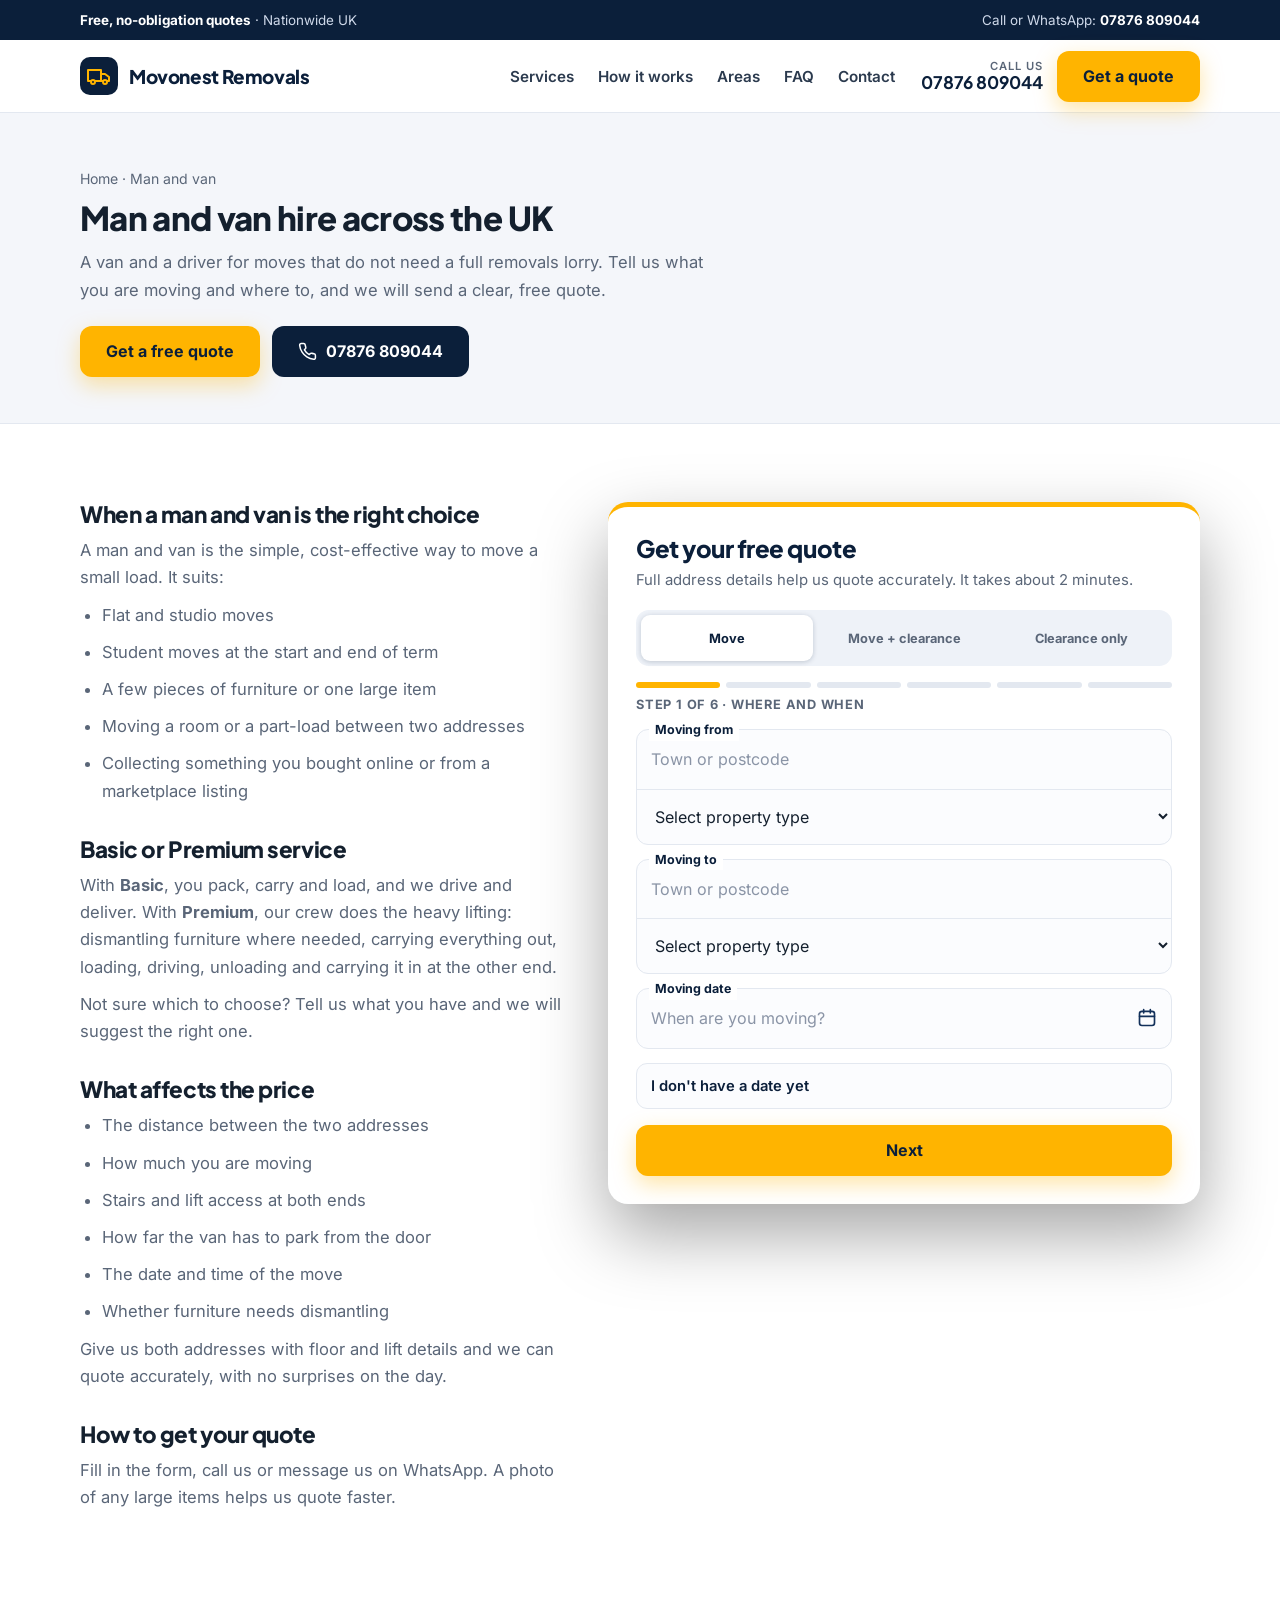
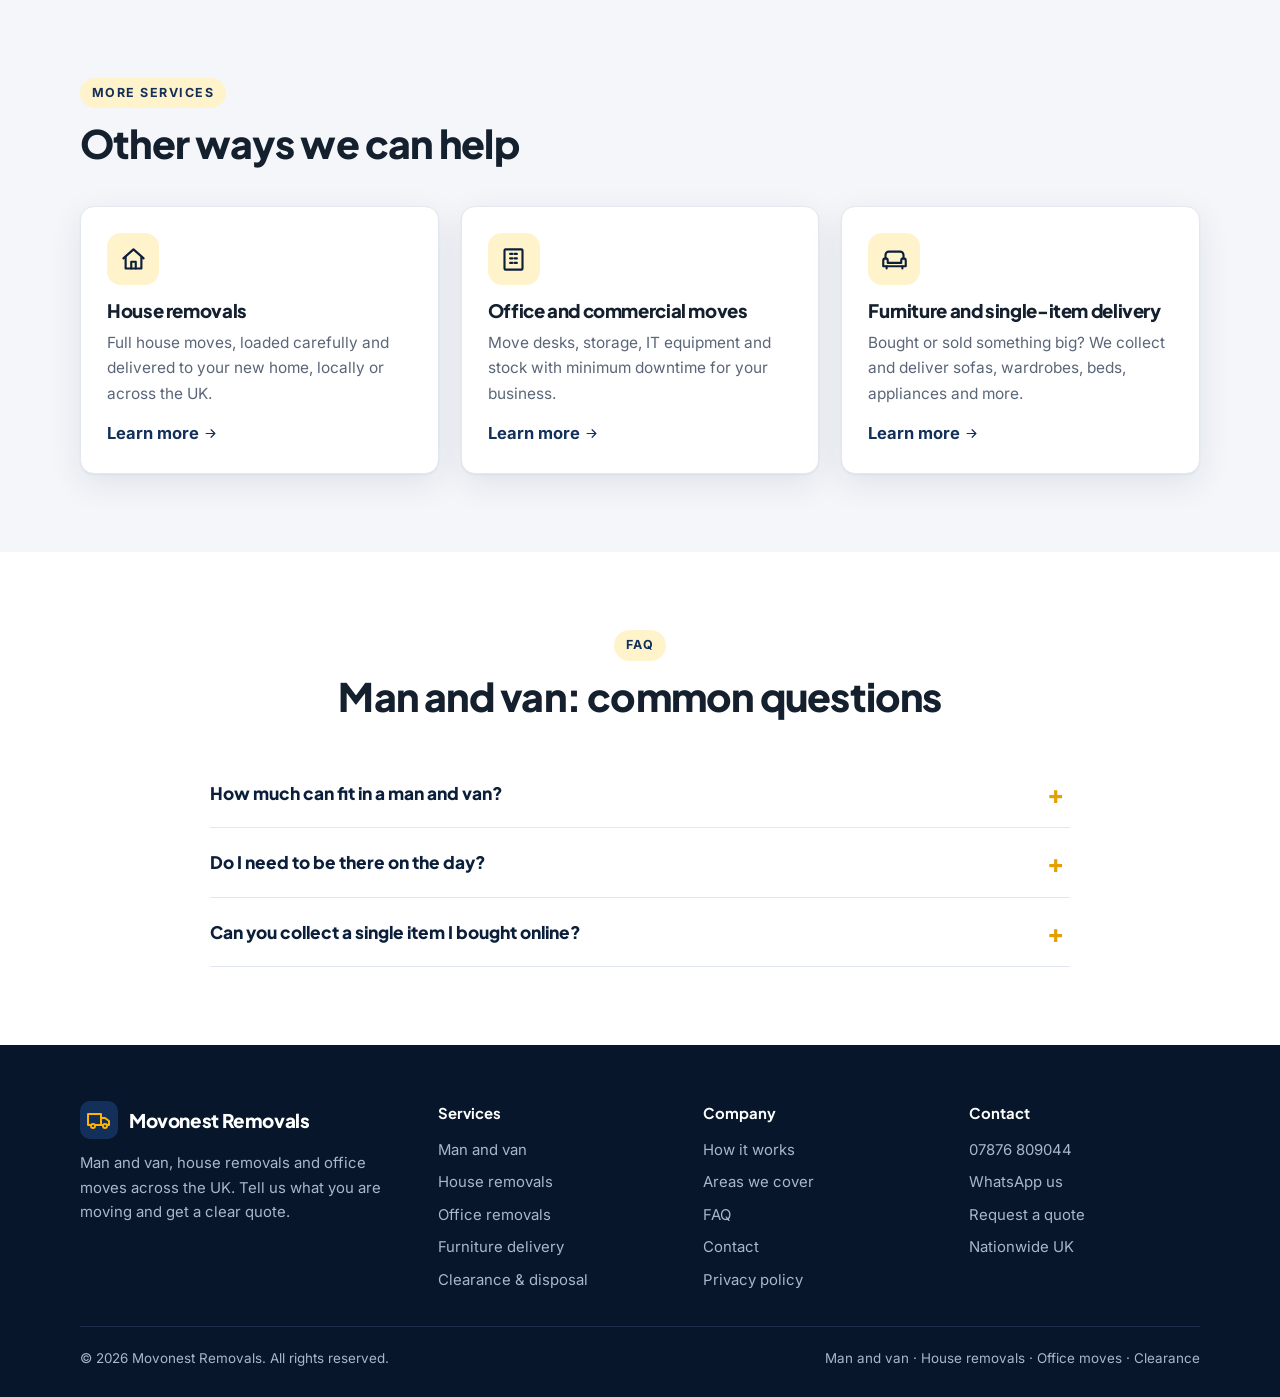
<file: man-and-van/index.html>
<!DOCTYPE html>
<html lang="en-GB">
<head>
<meta charset="UTF-8">
<meta name="viewport" content="width=device-width, initial-scale=1">
<title>Man and Van Hire UK | Free Quote | Movonest Removals</title>
<meta name="description" content="Man and van for small moves, single items and flat moves across the UK. Choose Basic or Premium and get a clear, free quote.">
<link rel="canonical" href="https://movonestremovals.com/man-and-van/">
<link rel="alternate" hreflang="en-GB" href="https://movonestremovals.com/man-and-van/">
<link rel="alternate" hreflang="x-default" href="https://movonestremovals.com/man-and-van/">
<meta name="robots" content="index, follow, max-image-preview:large">
<meta name="theme-color" content="#0b1f3a">
<meta property="og:type" content="website">
<meta property="og:locale" content="en_GB">
<meta property="og:site_name" content="Movonest Removals">
<meta property="og:title" content="Man and Van Hire UK | Free Quote | Movonest Removals">
<meta property="og:description" content="Man and van for small moves, single items and flat moves across the UK. Choose Basic or Premium and get a clear, free quote.">
<meta property="og:url" content="https://movonestremovals.com/man-and-van/">
<meta property="og:image" content="https://movonestremovals.com/assets/og-image.jpg">
<meta property="og:image:width" content="1200">
<meta property="og:image:height" content="630">
<meta property="og:image:alt" content="Movonest Removals: man and van, house removals and office moves across the UK">
<meta name="twitter:card" content="summary_large_image">
<meta name="twitter:title" content="Man and Van Hire UK | Free Quote | Movonest Removals">
<meta name="twitter:description" content="Man and van for small moves, single items and flat moves across the UK. Choose Basic or Premium and get a clear, free quote.">
<meta name="twitter:image" content="https://movonestremovals.com/assets/og-image.jpg">
<link rel="icon" href="../favicon.svg" type="image/svg+xml">
<link rel="apple-touch-icon" href="../apple-touch-icon.png">
<link rel="preload" href="../assets/fonts/inter-400-latin.woff2" as="font" type="font/woff2" crossorigin>
<link rel="preload" href="../assets/fonts/jakarta-800-latin.woff2" as="font" type="font/woff2" crossorigin>
<link rel="stylesheet" href="../assets/fonts.css">
<link rel="stylesheet" href="../assets/style.css">
<script type="application/ld+json">{"@context": "https://schema.org", "@graph": [{"@type": "MovingCompany", "@id": "https://movonestremovals.com/#business", "name": "Movonest Removals", "url": "https://movonestremovals.com/", "description": "Man and van, house removals, office moves, furniture delivery and clearance across the UK.", "telephone": "+447876809044", "image": "https://movonestremovals.com/assets/og-image.jpg", "logo": "https://movonestremovals.com/assets/logo.png", "priceRange": "££", "areaServed": {"@type": "Country", "name": "United Kingdom"}, "contactPoint": {"@type": "ContactPoint", "telephone": "+447876809044", "contactType": "customer service", "areaServed": "GB", "availableLanguage": "English"}, "hasOfferCatalog": {"@type": "OfferCatalog", "name": "Removals services", "itemListElement": [{"@type": "Offer", "itemOffered": {"@type": "Service", "name": "Man and van", "url": "https://movonestremovals.com/man-and-van/"}}, {"@type": "Offer", "itemOffered": {"@type": "Service", "name": "House removals", "url": "https://movonestremovals.com/house-removals/"}}, {"@type": "Offer", "itemOffered": {"@type": "Service", "name": "Office and commercial moves", "url": "https://movonestremovals.com/office-removals/"}}, {"@type": "Offer", "itemOffered": {"@type": "Service", "name": "Furniture and single-item delivery", "url": "https://movonestremovals.com/furniture-delivery/"}}, {"@type": "Offer", "itemOffered": {"@type": "Service", "name": "Clearance, removal and disposal of unwanted furniture and household items"}}]}}, {"@type": "WebSite", "@id": "https://movonestremovals.com/#website", "url": "https://movonestremovals.com/", "name": "Movonest Removals", "inLanguage": "en-GB", "publisher": {"@id": "https://movonestremovals.com/#business"}}, {"@type": "BreadcrumbList", "itemListElement": [{"@type": "ListItem", "position": 1, "name": "Home", "item": "https://movonestremovals.com/"}, {"@type": "ListItem", "position": 2, "name": "Man and van", "item": "https://movonestremovals.com/man-and-van/"}]}, {"@type": "Service", "@id": "https://movonestremovals.com/man-and-van/#service", "name": "Man and van hire across the UK", "serviceType": "Man and van", "description": "Man and van for small moves, single items and flat moves across the UK. Choose Basic or Premium and get a clear, free quote.", "url": "https://movonestremovals.com/man-and-van/", "provider": {"@id": "https://movonestremovals.com/#business"}, "areaServed": {"@type": "Country", "name": "United Kingdom"}}, {"@type": "FAQPage", "mainEntity": [{"@type": "Question", "name": "How much can fit in a man and van?", "acceptedAnswer": {"@type": "Answer", "text": "It depends on the size of the van and how items are packed. A van suits a studio or one-bed flat, or a few large pieces. For a bigger move, tell us what you are moving and we will confirm the best option for your job."}}, {"@type": "Question", "name": "Do I need to be there on the day?", "acceptedAnswer": {"@type": "Answer", "text": "Someone should be at the pick-up address to let us in and show us what is going, and ideally someone at the drop-off to say where things go. If that is not possible, tell us in advance and we will talk through the options."}}, {"@type": "Question", "name": "Can you collect a single item I bought online?", "acceptedAnswer": {"@type": "Answer", "text": "Yes. Send us the collection and delivery postcodes, the size of the item and any access details, and we will quote it. A photo on WhatsApp helps."}}]}]}</script>
</head>
<body>
<div class="topbar"><div class="wrap"><span><b>Free, no-obligation quotes</b> · Nationwide UK</span><span>Call or WhatsApp: <b>07876 809044</b></span></div></div>
<header class="hdr">
  <div class="wrap">
    <a class="brand" href="../" aria-label="Movonest Removals home"><i><svg viewBox="0 0 24 24" fill="none" stroke="#ffb400" stroke-width="2" stroke-linecap="round" stroke-linejoin="round"><path d="M1 6h13v11H1zM14 10h4l4 3v4h-8z"/><circle cx="6" cy="18" r="2" fill="#0b1f3a"/><circle cx="18" cy="18" r="2" fill="#0b1f3a"/></svg></i><span>Movonest Removals</span></a>
    <nav class="nav" aria-label="Main"><a href="../#services">Services</a><a href="../#how">How it works</a><a href="../#areas">Areas</a><a href="../#faq">FAQ</a><a href="../contact/">Contact</a></nav>
    <div class="hdr-cta"><a class="hdr-tel" href="tel:+447876809044"><span>Call us</span><b>07876 809044</b></a><a class="btn btn-p" href="../#quote">Get a quote</a></div>
    <button class="burger" aria-label="Menu" aria-expanded="false"><span></span></button>
  </div>
  <nav class="mnav" aria-label="Mobile"><a href="../#services">Services</a><a href="../#how">How it works</a><a href="../#areas">Areas</a><a href="../#faq">FAQ</a><a href="../contact/">Contact</a><a class="btn btn-d btn-blk" href="tel:+447876809044"><svg viewBox="0 0 24 24" fill="none" stroke="currentColor" stroke-width="1.9" stroke-linecap="round" stroke-linejoin="round" aria-hidden="true"><path d="M22 16.9v3a2 2 0 0 1-2.2 2 19.8 19.8 0 0 1-8.6-3.1 19.5 19.5 0 0 1-6-6A19.8 19.8 0 0 1 2.1 4.2 2 2 0 0 1 4.1 2h3a2 2 0 0 1 2 1.7c.1 1 .4 1.9.7 2.8a2 2 0 0 1-.5 2.1L8.1 9.9a16 16 0 0 0 6 6l1.3-1.2a2 2 0 0 1 2.1-.5c.9.3 1.8.6 2.8.7a2 2 0 0 1 1.7 2z"/></svg> 07876 809044</a><a class="btn btn-p btn-blk" href="../#quote">Get a free quote</a></nav>
</header>
<main>
<div class="page-h"><div class="wrap"><div class="crumb"><a href="../">Home</a> · Man and van</div><h1>Man and van hire across the UK</h1><p>A van and a driver for moves that do not need a full removals lorry. Tell us what you are moving and where to, and we will send a clear, free quote.</p>
<div class="hero-act" style="margin-top:22px"><a class="btn btn-p" href="#sv-form">Get a free quote</a><a class="btn btn-d" href="tel:+447876809044"><svg viewBox="0 0 24 24" fill="none" stroke="currentColor" stroke-width="1.9" stroke-linecap="round" stroke-linejoin="round" aria-hidden="true"><path d="M22 16.9v3a2 2 0 0 1-2.2 2 19.8 19.8 0 0 1-8.6-3.1 19.5 19.5 0 0 1-6-6A19.8 19.8 0 0 1 2.1 4.2 2 2 0 0 1 4.1 2h3a2 2 0 0 1 2 1.7c.1 1 .4 1.9.7 2.8a2 2 0 0 1-.5 2.1L8.1 9.9a16 16 0 0 0 6 6l1.3-1.2a2 2 0 0 1 2.1-.5c.9.3 1.8.6 2.8.7a2 2 0 0 1 1.7 2z"/></svg> 07876 809044</a></div></div></div>
<section><div class="wrap"><div class="contact"><div class="legal svc"><h2>When a man and van is the right choice</h2><p>A man and van is the simple, cost-effective way to move a small load. It suits:</p><ul><li>Flat and studio moves</li><li>Student moves at the start and end of term</li><li>A few pieces of furniture or one large item</li><li>Moving a room or a part-load between two addresses</li><li>Collecting something you bought online or from a marketplace listing</li></ul><h2>Basic or Premium service</h2><p>With <b>Basic</b>, you pack, carry and load, and we drive and deliver. With <b>Premium</b>, our crew does the heavy lifting: dismantling furniture where needed, carrying everything out, loading, driving, unloading and carrying it in at the other end.</p><p>Not sure which to choose? Tell us what you have and we will suggest the right one.</p><h2>What affects the price</h2><ul><li>The distance between the two addresses</li><li>How much you are moving</li><li>Stairs and lift access at both ends</li><li>How far the van has to park from the door</li><li>The date and time of the move</li><li>Whether furniture needs dismantling</li></ul><p>Give us both addresses with floor and lift details and we can quote accurately, with no surprises on the day.</p><h2>How to get your quote</h2><p>Fill in the form, call us or message us on WhatsApp. A photo of any large items helps us quote faster.</p></div>
<div class="formcard" id="sv-form">
  <h2>Get your free quote</h2>
  <p class="fsub">Full address details help us quote accurately. It takes about 2 minutes.</p>
  <form data-wizard novalidate>
    <div class="seg" role="radiogroup" aria-label="What do you need?">
      <label><input type="radio" name="mode" value="move" checked><span>Move</span></label>
      <label><input type="radio" name="mode" value="both"><span>Move + clearance</span></label>
      <label><input type="radio" name="mode" value="clear"><span>Clearance only</span></label>
    </div>
    <div class="prog" aria-hidden="true"><i class="on"></i></div>
    <div class="plabel">Step 1 · Where and when</div>
    <div class="ferr" role="alert"></div>
    <div class="fok" role="status"></div>
    <input class="hp" type="text" name="company" tabindex="-1" autocomplete="off" aria-hidden="true">
    <div class="pane on" data-k="where" data-modes="move both clear" data-label="Where and when">
      <div class="pgroup">
        <label class="fl" for="sv-fromp"><span data-only="move both">Moving from</span><span data-only="clear">Collect from</span></label>
        <div class="place"><input id="sv-fromp" name="from_place" type="text" placeholder="Town or postcode" autocomplete="off" autocapitalize="off" spellcheck="false" role="combobox" aria-expanded="false" aria-autocomplete="list" aria-controls="sv-froms"><ul id="sv-froms" class="sug" role="listbox" hidden></ul></div>
        <select name="from_type" aria-label="Property type"><option value="">Select property type</option><option>Studio / bedsit</option><option>Flat · 1 bed</option><option>Flat · 2 beds</option><option>Flat · 3+ beds</option><option>House · 1 bed</option><option>House · 2 beds</option><option>House · 3 beds</option><option>House · 4+ beds</option><option>Office or commercial</option><option>Storage unit</option><option>Other</option></select>
      </div>
      <div class="pgroup" data-only="move both">
        <label class="fl" for="sv-top">Moving to</label>
        <div class="place"><input id="sv-top" name="to_place" type="text" placeholder="Town or postcode" autocomplete="off" autocapitalize="off" spellcheck="false" role="combobox" aria-expanded="false" aria-autocomplete="list" aria-controls="sv-tos"><ul id="sv-tos" class="sug" role="listbox" hidden></ul></div>
        <select name="to_type" aria-label="Property type"><option value="">Select property type</option><option>Studio / bedsit</option><option>Flat · 1 bed</option><option>Flat · 2 beds</option><option>Flat · 3+ beds</option><option>House · 1 bed</option><option>House · 2 beds</option><option>House · 3 beds</option><option>House · 4+ beds</option><option>Office or commercial</option><option>Storage unit</option><option>Other</option></select>
      </div>
      <div class="pgroup">
        <label class="fl" for="sv-db"><span data-only="move both">Moving date</span><span data-only="clear">Collection date</span></label>
        <button id="sv-db" type="button" class="datebtn" aria-haspopup="dialog"><span class="dtxt"><span class="dph" data-only="move both">When are you moving?</span><span class="dph" data-only="clear">When should we collect?</span><span class="dval"></span></span><svg width="20" height="20" viewBox="0 0 24 24" fill="none" stroke="currentColor" stroke-width="2" stroke-linecap="round" stroke-linejoin="round" aria-hidden="true"><rect x="3" y="4" width="18" height="17" rx="3"/><path d="M8 2v4M16 2v4M3 10h18"/></svg></button>
        <input type="hidden" name="date">
      </div>
      <label class="opt chk"><input type="checkbox" name="nodate"><span>I don't have a date yet</span></label>
      <div class="wnav"><button class="btn btn-p" type="button" data-next>Next</button></div>
    </div>
    <div class="pane" data-k="inv" data-modes="move both" data-label="Your items">
      <button type="button" class="sumbar" aria-expanded="false"><span>Your move summary</span><b class="sumn">0 items</b><i class="chev"></i></button>
      <div class="sumpanel" hidden><ul class="sumlist"></ul><p class="sumempty">No items added yet.</p></div>
      <h3 class="q">What are you moving?</h3>
      <div class="srch">
        <input type="search" class="isrch" name="item_search" placeholder="Search items, e.g. table" aria-label="Search items" autocomplete="off" autocapitalize="off" spellcheck="false">
        <ul class="sug isug" hidden></ul>
        <p class="sugmsg" role="status" aria-live="polite"></p>
      </div>
      <div class="cats"><div class="cat open" data-cat="bed"><button type="button" class="ah" aria-expanded="true"><span>Bedrooms</span><b class="cn"></b><i class="chev"></i></button><div class="ab" data-grp="inv"><div class="it" data-n="Double Bed &amp; Mattress"><span class="in">Double Bed &amp; Mattress</span><span class="qc"><button type="button" class="qm" aria-label="Remove one Double Bed &amp; Mattress">&minus;</button><input class="qn" type="number" min="0" max="99" value="0" inputmode="numeric" aria-label="Quantity of Double Bed &amp; Mattress"><button type="button" class="qp" aria-label="Add one Double Bed &amp; Mattress">+</button></span></div><div class="it" data-n="Kingsize Bed &amp; Mattress"><span class="in">Kingsize Bed &amp; Mattress</span><span class="qc"><button type="button" class="qm" aria-label="Remove one Kingsize Bed &amp; Mattress">&minus;</button><input class="qn" type="number" min="0" max="99" value="0" inputmode="numeric" aria-label="Quantity of Kingsize Bed &amp; Mattress"><button type="button" class="qp" aria-label="Add one Kingsize Bed &amp; Mattress">+</button></span></div><div class="it" data-n="Single Bed &amp; Mattress"><span class="in">Single Bed &amp; Mattress</span><span class="qc"><button type="button" class="qm" aria-label="Remove one Single Bed &amp; Mattress">&minus;</button><input class="qn" type="number" min="0" max="99" value="0" inputmode="numeric" aria-label="Quantity of Single Bed &amp; Mattress"><button type="button" class="qp" aria-label="Add one Single Bed &amp; Mattress">+</button></span></div><div class="it" data-n="Bunk Bed"><span class="in">Bunk Bed</span><span class="qc"><button type="button" class="qm" aria-label="Remove one Bunk Bed">&minus;</button><input class="qn" type="number" min="0" max="99" value="0" inputmode="numeric" aria-label="Quantity of Bunk Bed"><button type="button" class="qp" aria-label="Add one Bunk Bed">+</button></span></div><div class="it" data-n="Cot"><span class="in">Cot</span><span class="qc"><button type="button" class="qm" aria-label="Remove one Cot">&minus;</button><input class="qn" type="number" min="0" max="99" value="0" inputmode="numeric" aria-label="Quantity of Cot"><button type="button" class="qp" aria-label="Add one Cot">+</button></span></div><div class="it" data-n="Single Wardrobe"><span class="in">Single Wardrobe</span><span class="qc"><button type="button" class="qm" aria-label="Remove one Single Wardrobe">&minus;</button><input class="qn" type="number" min="0" max="99" value="0" inputmode="numeric" aria-label="Quantity of Single Wardrobe"><button type="button" class="qp" aria-label="Add one Single Wardrobe">+</button></span></div><div class="it" data-n="Double Wardrobe"><span class="in">Double Wardrobe</span><span class="qc"><button type="button" class="qm" aria-label="Remove one Double Wardrobe">&minus;</button><input class="qn" type="number" min="0" max="99" value="0" inputmode="numeric" aria-label="Quantity of Double Wardrobe"><button type="button" class="qp" aria-label="Add one Double Wardrobe">+</button></span></div><div class="it" data-n="Chest of Drawers"><span class="in">Chest of Drawers</span><span class="qc"><button type="button" class="qm" aria-label="Remove one Chest of Drawers">&minus;</button><input class="qn" type="number" min="0" max="99" value="0" inputmode="numeric" aria-label="Quantity of Chest of Drawers"><button type="button" class="qp" aria-label="Add one Chest of Drawers">+</button></span></div><div class="it" data-n="Bedside Table"><span class="in">Bedside Table</span><span class="qc"><button type="button" class="qm" aria-label="Remove one Bedside Table">&minus;</button><input class="qn" type="number" min="0" max="99" value="0" inputmode="numeric" aria-label="Quantity of Bedside Table"><button type="button" class="qp" aria-label="Add one Bedside Table">+</button></span></div><div class="it" data-n="Dressing Table"><span class="in">Dressing Table</span><span class="qc"><button type="button" class="qm" aria-label="Remove one Dressing Table">&minus;</button><input class="qn" type="number" min="0" max="99" value="0" inputmode="numeric" aria-label="Quantity of Dressing Table"><button type="button" class="qp" aria-label="Add one Dressing Table">+</button></span></div></div></div><div class="cat" data-cat="liv"><button type="button" class="ah" aria-expanded="false"><span>Living</span><b class="cn"></b><i class="chev"></i></button><div class="ab" data-grp="inv"><div class="it" data-n="2-Seater Sofa"><span class="in">2-Seater Sofa</span><span class="qc"><button type="button" class="qm" aria-label="Remove one 2-Seater Sofa">&minus;</button><input class="qn" type="number" min="0" max="99" value="0" inputmode="numeric" aria-label="Quantity of 2-Seater Sofa"><button type="button" class="qp" aria-label="Add one 2-Seater Sofa">+</button></span></div><div class="it" data-n="3-Seater Sofa"><span class="in">3-Seater Sofa</span><span class="qc"><button type="button" class="qm" aria-label="Remove one 3-Seater Sofa">&minus;</button><input class="qn" type="number" min="0" max="99" value="0" inputmode="numeric" aria-label="Quantity of 3-Seater Sofa"><button type="button" class="qp" aria-label="Add one 3-Seater Sofa">+</button></span></div><div class="it" data-n="Corner Sofa"><span class="in">Corner Sofa</span><span class="qc"><button type="button" class="qm" aria-label="Remove one Corner Sofa">&minus;</button><input class="qn" type="number" min="0" max="99" value="0" inputmode="numeric" aria-label="Quantity of Corner Sofa"><button type="button" class="qp" aria-label="Add one Corner Sofa">+</button></span></div><div class="it" data-n="Armchair"><span class="in">Armchair</span><span class="qc"><button type="button" class="qm" aria-label="Remove one Armchair">&minus;</button><input class="qn" type="number" min="0" max="99" value="0" inputmode="numeric" aria-label="Quantity of Armchair"><button type="button" class="qp" aria-label="Add one Armchair">+</button></span></div><div class="it" data-n="Coffee Table"><span class="in">Coffee Table</span><span class="qc"><button type="button" class="qm" aria-label="Remove one Coffee Table">&minus;</button><input class="qn" type="number" min="0" max="99" value="0" inputmode="numeric" aria-label="Quantity of Coffee Table"><button type="button" class="qp" aria-label="Add one Coffee Table">+</button></span></div><div class="it" data-n="Side Table"><span class="in">Side Table</span><span class="qc"><button type="button" class="qm" aria-label="Remove one Side Table">&minus;</button><input class="qn" type="number" min="0" max="99" value="0" inputmode="numeric" aria-label="Quantity of Side Table"><button type="button" class="qp" aria-label="Add one Side Table">+</button></span></div><div class="it" data-n="TV Stand"><span class="in">TV Stand</span><span class="qc"><button type="button" class="qm" aria-label="Remove one TV Stand">&minus;</button><input class="qn" type="number" min="0" max="99" value="0" inputmode="numeric" aria-label="Quantity of TV Stand"><button type="button" class="qp" aria-label="Add one TV Stand">+</button></span></div><div class="it" data-n="TV"><span class="in">TV</span><span class="qc"><button type="button" class="qm" aria-label="Remove one TV">&minus;</button><input class="qn" type="number" min="0" max="99" value="0" inputmode="numeric" aria-label="Quantity of TV"><button type="button" class="qp" aria-label="Add one TV">+</button></span></div><div class="it" data-n="Bookcase"><span class="in">Bookcase</span><span class="qc"><button type="button" class="qm" aria-label="Remove one Bookcase">&minus;</button><input class="qn" type="number" min="0" max="99" value="0" inputmode="numeric" aria-label="Quantity of Bookcase"><button type="button" class="qp" aria-label="Add one Bookcase">+</button></span></div><div class="it" data-n="Sideboard"><span class="in">Sideboard</span><span class="qc"><button type="button" class="qm" aria-label="Remove one Sideboard">&minus;</button><input class="qn" type="number" min="0" max="99" value="0" inputmode="numeric" aria-label="Quantity of Sideboard"><button type="button" class="qp" aria-label="Add one Sideboard">+</button></span></div><div class="it" data-n="Mirror"><span class="in">Mirror</span><span class="qc"><button type="button" class="qm" aria-label="Remove one Mirror">&minus;</button><input class="qn" type="number" min="0" max="99" value="0" inputmode="numeric" aria-label="Quantity of Mirror"><button type="button" class="qp" aria-label="Add one Mirror">+</button></span></div><div class="it" data-n="Rug"><span class="in">Rug</span><span class="qc"><button type="button" class="qm" aria-label="Remove one Rug">&minus;</button><input class="qn" type="number" min="0" max="99" value="0" inputmode="numeric" aria-label="Quantity of Rug"><button type="button" class="qp" aria-label="Add one Rug">+</button></span></div><div class="it" data-n="Lamp"><span class="in">Lamp</span><span class="qc"><button type="button" class="qm" aria-label="Remove one Lamp">&minus;</button><input class="qn" type="number" min="0" max="99" value="0" inputmode="numeric" aria-label="Quantity of Lamp"><button type="button" class="qp" aria-label="Add one Lamp">+</button></span></div></div></div><div class="cat" data-cat="kit"><button type="button" class="ah" aria-expanded="false"><span>Kitchen</span><b class="cn"></b><i class="chev"></i></button><div class="ab" data-grp="inv"><div class="it" data-n="Fridge Freezer"><span class="in">Fridge Freezer</span><span class="qc"><button type="button" class="qm" aria-label="Remove one Fridge Freezer">&minus;</button><input class="qn" type="number" min="0" max="99" value="0" inputmode="numeric" aria-label="Quantity of Fridge Freezer"><button type="button" class="qp" aria-label="Add one Fridge Freezer">+</button></span></div><div class="it" data-n="Under-counter Fridge"><span class="in">Under-counter Fridge</span><span class="qc"><button type="button" class="qm" aria-label="Remove one Under-counter Fridge">&minus;</button><input class="qn" type="number" min="0" max="99" value="0" inputmode="numeric" aria-label="Quantity of Under-counter Fridge"><button type="button" class="qp" aria-label="Add one Under-counter Fridge">+</button></span></div><div class="it" data-n="Washing Machine"><span class="in">Washing Machine</span><span class="qc"><button type="button" class="qm" aria-label="Remove one Washing Machine">&minus;</button><input class="qn" type="number" min="0" max="99" value="0" inputmode="numeric" aria-label="Quantity of Washing Machine"><button type="button" class="qp" aria-label="Add one Washing Machine">+</button></span></div><div class="it" data-n="Tumble Dryer"><span class="in">Tumble Dryer</span><span class="qc"><button type="button" class="qm" aria-label="Remove one Tumble Dryer">&minus;</button><input class="qn" type="number" min="0" max="99" value="0" inputmode="numeric" aria-label="Quantity of Tumble Dryer"><button type="button" class="qp" aria-label="Add one Tumble Dryer">+</button></span></div><div class="it" data-n="Dishwasher"><span class="in">Dishwasher</span><span class="qc"><button type="button" class="qm" aria-label="Remove one Dishwasher">&minus;</button><input class="qn" type="number" min="0" max="99" value="0" inputmode="numeric" aria-label="Quantity of Dishwasher"><button type="button" class="qp" aria-label="Add one Dishwasher">+</button></span></div><div class="it" data-n="Cooker"><span class="in">Cooker</span><span class="qc"><button type="button" class="qm" aria-label="Remove one Cooker">&minus;</button><input class="qn" type="number" min="0" max="99" value="0" inputmode="numeric" aria-label="Quantity of Cooker"><button type="button" class="qp" aria-label="Add one Cooker">+</button></span></div><div class="it" data-n="Microwave Oven"><span class="in">Microwave Oven</span><span class="qc"><button type="button" class="qm" aria-label="Remove one Microwave Oven">&minus;</button><input class="qn" type="number" min="0" max="99" value="0" inputmode="numeric" aria-label="Quantity of Microwave Oven"><button type="button" class="qp" aria-label="Add one Microwave Oven">+</button></span></div><div class="it" data-n="Kitchen Table"><span class="in">Kitchen Table</span><span class="qc"><button type="button" class="qm" aria-label="Remove one Kitchen Table">&minus;</button><input class="qn" type="number" min="0" max="99" value="0" inputmode="numeric" aria-label="Quantity of Kitchen Table"><button type="button" class="qp" aria-label="Add one Kitchen Table">+</button></span></div><div class="it" data-n="4 Seater Dining Table"><span class="in">4 Seater Dining Table</span><span class="qc"><button type="button" class="qm" aria-label="Remove one 4 Seater Dining Table">&minus;</button><input class="qn" type="number" min="0" max="99" value="0" inputmode="numeric" aria-label="Quantity of 4 Seater Dining Table"><button type="button" class="qp" aria-label="Add one 4 Seater Dining Table">+</button></span></div><div class="it" data-n="6 Seater Dining Table"><span class="in">6 Seater Dining Table</span><span class="qc"><button type="button" class="qm" aria-label="Remove one 6 Seater Dining Table">&minus;</button><input class="qn" type="number" min="0" max="99" value="0" inputmode="numeric" aria-label="Quantity of 6 Seater Dining Table"><button type="button" class="qp" aria-label="Add one 6 Seater Dining Table">+</button></span></div><div class="it" data-n="Dining Chair"><span class="in">Dining Chair</span><span class="qc"><button type="button" class="qm" aria-label="Remove one Dining Chair">&minus;</button><input class="qn" type="number" min="0" max="99" value="0" inputmode="numeric" aria-label="Quantity of Dining Chair"><button type="button" class="qp" aria-label="Add one Dining Chair">+</button></span></div><div class="it" data-n="Bin"><span class="in">Bin</span><span class="qc"><button type="button" class="qm" aria-label="Remove one Bin">&minus;</button><input class="qn" type="number" min="0" max="99" value="0" inputmode="numeric" aria-label="Quantity of Bin"><button type="button" class="qp" aria-label="Add one Bin">+</button></span></div><div class="it" data-n="Ironing Board"><span class="in">Ironing Board</span><span class="qc"><button type="button" class="qm" aria-label="Remove one Ironing Board">&minus;</button><input class="qn" type="number" min="0" max="99" value="0" inputmode="numeric" aria-label="Quantity of Ironing Board"><button type="button" class="qp" aria-label="Add one Ironing Board">+</button></span></div></div></div><div class="cat" data-cat="bat"><button type="button" class="ah" aria-expanded="false"><span>Bathroom</span><b class="cn"></b><i class="chev"></i></button><div class="ab" data-grp="inv"><div class="it" data-n="Bathroom Cabinet"><span class="in">Bathroom Cabinet</span><span class="qc"><button type="button" class="qm" aria-label="Remove one Bathroom Cabinet">&minus;</button><input class="qn" type="number" min="0" max="99" value="0" inputmode="numeric" aria-label="Quantity of Bathroom Cabinet"><button type="button" class="qp" aria-label="Add one Bathroom Cabinet">+</button></span></div><div class="it" data-n="Laundry Basket"><span class="in">Laundry Basket</span><span class="qc"><button type="button" class="qm" aria-label="Remove one Laundry Basket">&minus;</button><input class="qn" type="number" min="0" max="99" value="0" inputmode="numeric" aria-label="Quantity of Laundry Basket"><button type="button" class="qp" aria-label="Add one Laundry Basket">+</button></span></div><div class="it" data-n="Towel Rail"><span class="in">Towel Rail</span><span class="qc"><button type="button" class="qm" aria-label="Remove one Towel Rail">&minus;</button><input class="qn" type="number" min="0" max="99" value="0" inputmode="numeric" aria-label="Quantity of Towel Rail"><button type="button" class="qp" aria-label="Add one Towel Rail">+</button></span></div><div class="it" data-n="Storage Unit"><span class="in">Storage Unit</span><span class="qc"><button type="button" class="qm" aria-label="Remove one Storage Unit">&minus;</button><input class="qn" type="number" min="0" max="99" value="0" inputmode="numeric" aria-label="Quantity of Storage Unit"><button type="button" class="qp" aria-label="Add one Storage Unit">+</button></span></div><div class="it" data-n="Weighing Scales"><span class="in">Weighing Scales</span><span class="qc"><button type="button" class="qm" aria-label="Remove one Weighing Scales">&minus;</button><input class="qn" type="number" min="0" max="99" value="0" inputmode="numeric" aria-label="Quantity of Weighing Scales"><button type="button" class="qp" aria-label="Add one Weighing Scales">+</button></span></div></div></div><div class="cat hl" data-cat="box"><button type="button" class="ah" aria-expanded="false"><span>Boxes &amp; Bags</span><b class="cn"></b><i class="chev"></i></button><div class="ab" data-grp="inv"><div class="it" data-n="Large Box"><span class="in">Large Box</span><span class="qc"><button type="button" class="qm" aria-label="Remove one Large Box">&minus;</button><input class="qn" type="number" min="0" max="99" value="0" inputmode="numeric" aria-label="Quantity of Large Box"><button type="button" class="qp" aria-label="Add one Large Box">+</button></span></div><div class="it" data-n="Medium Box"><span class="in">Medium Box</span><span class="qc"><button type="button" class="qm" aria-label="Remove one Medium Box">&minus;</button><input class="qn" type="number" min="0" max="99" value="0" inputmode="numeric" aria-label="Quantity of Medium Box"><button type="button" class="qp" aria-label="Add one Medium Box">+</button></span></div><div class="it" data-n="Small Box"><span class="in">Small Box</span><span class="qc"><button type="button" class="qm" aria-label="Remove one Small Box">&minus;</button><input class="qn" type="number" min="0" max="99" value="0" inputmode="numeric" aria-label="Quantity of Small Box"><button type="button" class="qp" aria-label="Add one Small Box">+</button></span></div><div class="it" data-n="Wardrobe Box"><span class="in">Wardrobe Box</span><span class="qc"><button type="button" class="qm" aria-label="Remove one Wardrobe Box">&minus;</button><input class="qn" type="number" min="0" max="99" value="0" inputmode="numeric" aria-label="Quantity of Wardrobe Box"><button type="button" class="qp" aria-label="Add one Wardrobe Box">+</button></span></div><div class="it" data-n="Suitcase"><span class="in">Suitcase</span><span class="qc"><button type="button" class="qm" aria-label="Remove one Suitcase">&minus;</button><input class="qn" type="number" min="0" max="99" value="0" inputmode="numeric" aria-label="Quantity of Suitcase"><button type="button" class="qp" aria-label="Add one Suitcase">+</button></span></div><div class="it" data-n="Bin Bag"><span class="in">Bin Bag</span><span class="qc"><button type="button" class="qm" aria-label="Remove one Bin Bag">&minus;</button><input class="qn" type="number" min="0" max="99" value="0" inputmode="numeric" aria-label="Quantity of Bin Bag"><button type="button" class="qp" aria-label="Add one Bin Bag">+</button></span></div></div></div><div class="cat" data-cat="oth"><button type="button" class="ah" aria-expanded="false"><span>Garden, Office &amp; Other</span><b class="cn"></b><i class="chev"></i></button><div class="ab" data-grp="inv"><div class="it" data-n="Desk"><span class="in">Desk</span><span class="qc"><button type="button" class="qm" aria-label="Remove one Desk">&minus;</button><input class="qn" type="number" min="0" max="99" value="0" inputmode="numeric" aria-label="Quantity of Desk"><button type="button" class="qp" aria-label="Add one Desk">+</button></span></div><div class="it" data-n="Office Chair"><span class="in">Office Chair</span><span class="qc"><button type="button" class="qm" aria-label="Remove one Office Chair">&minus;</button><input class="qn" type="number" min="0" max="99" value="0" inputmode="numeric" aria-label="Quantity of Office Chair"><button type="button" class="qp" aria-label="Add one Office Chair">+</button></span></div><div class="it" data-n="Filing Cabinet"><span class="in">Filing Cabinet</span><span class="qc"><button type="button" class="qm" aria-label="Remove one Filing Cabinet">&minus;</button><input class="qn" type="number" min="0" max="99" value="0" inputmode="numeric" aria-label="Quantity of Filing Cabinet"><button type="button" class="qp" aria-label="Add one Filing Cabinet">+</button></span></div><div class="it" data-n="Bicycle"><span class="in">Bicycle</span><span class="qc"><button type="button" class="qm" aria-label="Remove one Bicycle">&minus;</button><input class="qn" type="number" min="0" max="99" value="0" inputmode="numeric" aria-label="Quantity of Bicycle"><button type="button" class="qp" aria-label="Add one Bicycle">+</button></span></div><div class="it" data-n="Exercise Machine"><span class="in">Exercise Machine</span><span class="qc"><button type="button" class="qm" aria-label="Remove one Exercise Machine">&minus;</button><input class="qn" type="number" min="0" max="99" value="0" inputmode="numeric" aria-label="Quantity of Exercise Machine"><button type="button" class="qp" aria-label="Add one Exercise Machine">+</button></span></div><div class="it" data-n="Garden Table"><span class="in">Garden Table</span><span class="qc"><button type="button" class="qm" aria-label="Remove one Garden Table">&minus;</button><input class="qn" type="number" min="0" max="99" value="0" inputmode="numeric" aria-label="Quantity of Garden Table"><button type="button" class="qp" aria-label="Add one Garden Table">+</button></span></div><div class="it" data-n="Garden Chair"><span class="in">Garden Chair</span><span class="qc"><button type="button" class="qm" aria-label="Remove one Garden Chair">&minus;</button><input class="qn" type="number" min="0" max="99" value="0" inputmode="numeric" aria-label="Quantity of Garden Chair"><button type="button" class="qp" aria-label="Add one Garden Chair">+</button></span></div><div class="it" data-n="BBQ"><span class="in">BBQ</span><span class="qc"><button type="button" class="qm" aria-label="Remove one BBQ">&minus;</button><input class="qn" type="number" min="0" max="99" value="0" inputmode="numeric" aria-label="Quantity of BBQ"><button type="button" class="qp" aria-label="Add one BBQ">+</button></span></div><div class="it" data-n="Lawn Mower"><span class="in">Lawn Mower</span><span class="qc"><button type="button" class="qm" aria-label="Remove one Lawn Mower">&minus;</button><input class="qn" type="number" min="0" max="99" value="0" inputmode="numeric" aria-label="Quantity of Lawn Mower"><button type="button" class="qp" aria-label="Add one Lawn Mower">+</button></span></div><div class="it" data-n="Ladder"><span class="in">Ladder</span><span class="qc"><button type="button" class="qm" aria-label="Remove one Ladder">&minus;</button><input class="qn" type="number" min="0" max="99" value="0" inputmode="numeric" aria-label="Quantity of Ladder"><button type="button" class="qp" aria-label="Add one Ladder">+</button></span></div></div></div><div class="cat custcat" data-cat="cust" hidden><button type="button" class="ah" aria-expanded="false"><span>Items you added</span><b class="cn"></b><i class="chev"></i></button><div class="ab custbody" data-grp="inv"></div></div></div>
      <p class="hint" style="margin-top:12px">Can't find something? Search for it and add it as your own item. Tell us about any changes before your move and we will update your quote.</p>
      <div class="wnav"><button class="btn btn-o back" type="button" data-back>Back</button><button class="btn btn-p" type="button" data-next>Next</button></div>
    </div>
    <div class="pane" data-k="service" data-modes="move both" data-label="Choose your service"><h3 class="q">Choose your service</h3>
      <div class="opts one">
        <label class="opt"><input type="radio" name="service" value="Basic - you carry, we drive" checked><span><b>Basic</b><em>Van and driver. You pack, carry and load your items; we drive and deliver.</em></span></label>
        <label class="opt"><input type="radio" name="service" value="Premium - full service, we carry everything"><span><b>Premium · Full service</b><em>Our crew dismantles your furniture and carries everything out, loads, drives, unloads and carries it in.</em></span></label>
        <label class="opt"><input type="radio" name="service" value="Platinum - full service with packing, materials included"><span><b>Platinum · Packing included</b><em>Everything in Premium, plus we pack your belongings for you. Boxes, wardrobe boxes, packing material and bubble wrap are included.</em></span></label>
      </div>
      <div class="pack" data-grp="pack" hidden>
        <p class="packt">Packing: roughly how many boxes will we need to supply and pack? <small>(optional)</small></p>
        <div class="it" data-n="Large Box"><span class="in">Large Box</span><span class="qc"><button type="button" class="qm" aria-label="Remove one Large Box">&minus;</button><input class="qn" type="number" min="0" max="99" value="0" inputmode="numeric" aria-label="Quantity of Large Box"><button type="button" class="qp" aria-label="Add one Large Box">+</button></span></div><div class="it" data-n="Medium Box"><span class="in">Medium Box</span><span class="qc"><button type="button" class="qm" aria-label="Remove one Medium Box">&minus;</button><input class="qn" type="number" min="0" max="99" value="0" inputmode="numeric" aria-label="Quantity of Medium Box"><button type="button" class="qp" aria-label="Add one Medium Box">+</button></span></div><div class="it" data-n="Small Box"><span class="in">Small Box</span><span class="qc"><button type="button" class="qm" aria-label="Remove one Small Box">&minus;</button><input class="qn" type="number" min="0" max="99" value="0" inputmode="numeric" aria-label="Quantity of Small Box"><button type="button" class="qp" aria-label="Add one Small Box">+</button></span></div><div class="it" data-n="Wardrobe Box"><span class="in">Wardrobe Box</span><span class="qc"><button type="button" class="qm" aria-label="Remove one Wardrobe Box">&minus;</button><input class="qn" type="number" min="0" max="99" value="0" inputmode="numeric" aria-label="Quantity of Wardrobe Box"><button type="button" class="qp" aria-label="Add one Wardrobe Box">+</button></span></div>
        <p class="hint" style="margin:8px 0 0">Packing material and bubble wrap are included. Not sure? Leave it blank and we will estimate with you.</p>
      </div>
      <p class="hint" style="margin-top:12px">Not sure? Pick one now and we will confirm the details with you.</p>
      <div class="wnav"><button class="btn btn-o back" type="button" data-back>Back</button><button class="btn btn-p" type="button" data-next>Next</button></div>
    </div>
    <div class="pane" data-k="clear" data-modes="both clear" data-label="Items to remove"><h3 class="q">What would you like us to remove?</h3>
      <p class="hint" data-only="both">We will take these away from your pick-up address, in addition to your move.</p>
      <div class="irow ih" aria-hidden="true"><span>Item</span><span>Qty</span><span></span></div>
      <div class="irows"><div class="irow"><div class="field"><input name="ci_name" type="text" list="sv-dl" placeholder="Item, e.g. Sofa" autocomplete="off" aria-label="Item"></div><div class="field"><input name="ci_qty" type="number" min="1" max="99" value="1" inputmode="numeric" aria-label="Quantity"></div><button class="rm" type="button" aria-label="Remove item">&times;</button></div></div>
      <datalist id="sv-dl"><option value="Sofa"><option value="Armchair"><option value="Bed frame"><option value="Mattress"><option value="Wardrobe"><option value="Chest of drawers"><option value="Table"><option value="Chairs"><option value="Desk"><option value="Fridge or freezer"><option value="Washing machine"><option value="Cooker"><option value="TV"><option value="Carpet or rug"><option value="Boxes or bags"><option value="Garden furniture"><option value="Mixed household items"></datalist>
      <button class="addrow" type="button">+ Add another item</button>
      <div class="field" style="margin-top:14px"><label for="sv-cn">Anything else we should know? <small>(optional)</small></label><textarea id="sv-cn" name="clear_notes" rows="2" placeholder="e.g. items are in the garage, up two flights of stairs..."></textarea></div>
      <p class="hint" style="margin-top:14px">Photos help us price a clearance accurately. After you send your request, you will see a button to send them to us on WhatsApp.</p>
      <p class="hint">Hazardous items (for example asbestos, chemicals, gas bottles or paint) need to be checked with us first.</p>
      
      <div class="wnav"><button class="btn btn-o back" type="button" data-back>Back</button><button class="btn btn-p" type="button" data-next>Next</button></div>
    </div>
    <div class="pane" data-k="from" data-modes="move both clear" data-label="Pick-up address" data-label-clear="Collection address"><h3 class="q"><span data-only="move both">Pick-up address</span><span data-only="clear">Where are the items to be removed from?</span></h3><div class="fgrid">
      <div class="field"><label for="sv-froma">Address (house number and street) <i>*</i></label><input id="sv-froma" name="from_addr" type="text" autocomplete="off" placeholder="e.g. 12 High Street"></div>
      <div class="f2">
        <div class="field"><label for="sv-fromfl">Flat / apartment no. <small>(if any)</small></label><input id="sv-fromfl" name="from_flat" type="text" placeholder="e.g. 4"></div>
        <div class="field"><label for="sv-frompo">Postcode <i>*</i></label><input id="sv-frompo" name="from_post" type="text" autocomplete="off" placeholder="e.g. M1 1AA"></div>
      </div>
      <div class="field"><label for="sv-fromtw">Town / city</label><input id="sv-fromtw" name="from_town" type="text" placeholder="e.g. Manchester"></div>
      <div class="f2">
        <div class="field"><label for="sv-fromfo">Floor <i>*</i></label><select id="sv-fromfo" name="from_floor"><option value="">Choose</option><option>Ground floor / house</option><option>1st floor</option><option>2nd floor</option><option>3rd floor</option><option>4th floor</option><option>5th floor</option><option>6th floor or higher</option></select></div>
        <div class="field"><label for="sv-fromli">Lift <i>*</i></label><select id="sv-fromli" name="from_lift"><option value="">Choose</option><option>Yes, lift available</option><option>No lift</option><option>Not applicable (ground floor / house)</option></select></div>
      </div>
      <div class="field"><label for="sv-fromdi">Distance from where the van can park to the door</label><select id="sv-fromdi" name="from_dist"><option value="">Choose</option><option>Van can park at the door</option><option>Up to 10 m from the door</option><option>10 to 25 m</option><option>25 to 50 m</option><option>More than 50 m</option><option>Not sure</option></select></div>
      <div class="wnav"><button class="btn btn-o back" type="button" data-back>Back</button><button class="btn btn-p" type="button" data-next>Next</button></div>
    </div></div>
    <div class="pane" data-k="to" data-modes="move both" data-label="Delivery address"><h3 class="q">Delivery address</h3><div class="fgrid">
      <div class="field"><label for="sv-toa">Address (house number and street) <i>*</i></label><input id="sv-toa" name="to_addr" type="text" autocomplete="off" placeholder="e.g. 12 High Street"></div>
      <div class="f2">
        <div class="field"><label for="sv-tofl">Flat / apartment no. <small>(if any)</small></label><input id="sv-tofl" name="to_flat" type="text" placeholder="e.g. 4"></div>
        <div class="field"><label for="sv-topo">Postcode <i>*</i></label><input id="sv-topo" name="to_post" type="text" autocomplete="off" placeholder="e.g. M1 1AA"></div>
      </div>
      <div class="field"><label for="sv-totw">Town / city</label><input id="sv-totw" name="to_town" type="text" placeholder="e.g. Manchester"></div>
      <div class="f2">
        <div class="field"><label for="sv-tofo">Floor <i>*</i></label><select id="sv-tofo" name="to_floor"><option value="">Choose</option><option>Ground floor / house</option><option>1st floor</option><option>2nd floor</option><option>3rd floor</option><option>4th floor</option><option>5th floor</option><option>6th floor or higher</option></select></div>
        <div class="field"><label for="sv-toli">Lift <i>*</i></label><select id="sv-toli" name="to_lift"><option value="">Choose</option><option>Yes, lift available</option><option>No lift</option><option>Not applicable (ground floor / house)</option></select></div>
      </div>
      <div class="field"><label for="sv-todi">Distance from where the van can park to the door</label><select id="sv-todi" name="to_dist"><option value="">Choose</option><option>Van can park at the door</option><option>Up to 10 m from the door</option><option>10 to 25 m</option><option>25 to 50 m</option><option>More than 50 m</option><option>Not sure</option></select></div>
      <div class="wnav"><button class="btn btn-o back" type="button" data-back>Back</button><button class="btn btn-p" type="button" data-next>Next</button></div>
    </div></div>
    <div class="pane" data-k="contact" data-modes="move both clear" data-label="Your details"><div class="fgrid">
      <div class="field"><label for="sv-p">Mobile / phone <i>*</i></label><input id="sv-p" name="phone" type="tel" inputmode="tel" autocomplete="tel" placeholder="07xxx xxxxxx"></div>
      <div class="f2">
        <div class="field"><label for="sv-n">Name <small>(optional)</small></label><input id="sv-n" name="name" type="text" autocomplete="name" placeholder="Your name"></div>
        <div class="field"><label for="sv-e">Email <small>(optional)</small></label><input id="sv-e" name="email" type="email" autocomplete="email" placeholder="you@email.com"></div>
      </div>
      <div class="field"><label for="sv-m">Anything else we should know? <small>(optional)</small></label><textarea id="sv-m" name="message" rows="3" placeholder="Parking restrictions, fragile or very heavy items..."></textarea></div>
      <div class="wnav"><button class="btn btn-o back" type="button" data-back>Back</button><button class="btn btn-p" type="submit">Get my free quote</button></div>
      <p class="fnote">Free and no obligation. Or call <a href="tel:+447876809044">07876 809044</a></p>
    </div></div>
  </form>
</div>
</div></div></section>
<section class="soft"><div class="wrap">
<div class="sec-head rv"><span class="kicker">More services</span><h2>Other ways we can help</h2></div>
<div class="grid3"><article class="card rv"><div class="ic"><svg viewBox="0 0 24 24" fill="none" stroke="currentColor" stroke-width="1.9" stroke-linecap="round" stroke-linejoin="round" aria-hidden="true"><path d="M3 11l9-8 9 8"/><path d="M5 10v10h14V10"/><path d="M10 20v-6h4v6"/></svg></div><h3>House removals</h3><p>Full house moves, loaded carefully and delivered to your new home, locally or across the UK.</p><a class="link" href="../house-removals/">Learn more <svg style="display:inline;width:15px;height:15px;vertical-align:-2px" viewBox="0 0 24 24" fill="none" stroke="currentColor" stroke-width="1.9" stroke-linecap="round" stroke-linejoin="round" aria-hidden="true"><path d="M5 12h14M13 6l6 6-6 6"/></svg></a></article><article class="card rv"><div class="ic"><svg viewBox="0 0 24 24" fill="none" stroke="currentColor" stroke-width="1.9" stroke-linecap="round" stroke-linejoin="round" aria-hidden="true"><rect x="4" y="3" width="16" height="18" rx="1"/><path d="M9 7h2M13 7h2M9 11h2M13 11h2M9 15h2M13 15h2"/></svg></div><h3>Office and commercial moves</h3><p>Move desks, storage, IT equipment and stock with minimum downtime for your business.</p><a class="link" href="../office-removals/">Learn more <svg style="display:inline;width:15px;height:15px;vertical-align:-2px" viewBox="0 0 24 24" fill="none" stroke="currentColor" stroke-width="1.9" stroke-linecap="round" stroke-linejoin="round" aria-hidden="true"><path d="M5 12h14M13 6l6 6-6 6"/></svg></a></article><article class="card rv"><div class="ic"><svg viewBox="0 0 24 24" fill="none" stroke="currentColor" stroke-width="1.9" stroke-linecap="round" stroke-linejoin="round" aria-hidden="true"><path d="M4 11V8a3 3 0 0 1 3-3h10a3 3 0 0 1 3 3v3"/><path d="M2 13a2 2 0 0 1 4 0v2h12v-2a2 2 0 0 1 4 0v5H2z"/><path d="M5 18v2M19 18v2"/></svg></div><h3>Furniture and single-item delivery</h3><p>Bought or sold something big? We collect and deliver sofas, wardrobes, beds, appliances and more.</p><a class="link" href="../furniture-delivery/">Learn more <svg style="display:inline;width:15px;height:15px;vertical-align:-2px" viewBox="0 0 24 24" fill="none" stroke="currentColor" stroke-width="1.9" stroke-linecap="round" stroke-linejoin="round" aria-hidden="true"><path d="M5 12h14M13 6l6 6-6 6"/></svg></a></article></div>
</div></section>
<section id="faq"><div class="wrap">
<div class="sec-head rv" style="margin-inline:auto;text-align:center"><span class="kicker">FAQ</span><h2>Man and van: common questions</h2></div>
<div class="acc"><div class="acc-i"><button class="acc-q" aria-expanded="false">How much can fit in a man and van?</button><div class="acc-a"><div>It depends on the size of the van and how items are packed. A van suits a studio or one-bed flat, or a few large pieces. For a bigger move, tell us what you are moving and we will confirm the best option for your job.</div></div></div><div class="acc-i"><button class="acc-q" aria-expanded="false">Do I need to be there on the day?</button><div class="acc-a"><div>Someone should be at the pick-up address to let us in and show us what is going, and ideally someone at the drop-off to say where things go. If that is not possible, tell us in advance and we will talk through the options.</div></div></div><div class="acc-i"><button class="acc-q" aria-expanded="false">Can you collect a single item I bought online?</button><div class="acc-a"><div>Yes. Send us the collection and delivery postcodes, the size of the item and any access details, and we will quote it. A photo on WhatsApp helps.</div></div></div></div>
</div></section>
</main>
<nav class="bar" aria-label="Quick actions">
<a class="b1" href="tel:+447876809044"><svg viewBox="0 0 24 24" fill="none" stroke="currentColor" stroke-width="1.9" stroke-linecap="round" stroke-linejoin="round" aria-hidden="true"><path d="M22 16.9v3a2 2 0 0 1-2.2 2 19.8 19.8 0 0 1-8.6-3.1 19.5 19.5 0 0 1-6-6A19.8 19.8 0 0 1 2.1 4.2 2 2 0 0 1 4.1 2h3a2 2 0 0 1 2 1.7c.1 1 .4 1.9.7 2.8a2 2 0 0 1-.5 2.1L8.1 9.9a16 16 0 0 0 6 6l1.3-1.2a2 2 0 0 1 2.1-.5c.9.3 1.8.6 2.8.7a2 2 0 0 1 1.7 2z"/></svg><span>Call</span></a>
<a class="b2" href="https://wa.me/447876809044?text=Hello%21%20I%27d%20like%20a%20removals%20quote." target="_blank" rel="noopener"><svg viewBox="0 0 24 24" fill="currentColor" stroke="none" stroke-width="1.9" stroke-linecap="round" stroke-linejoin="round" aria-hidden="true"><path d="M17.472 14.382c-.297-.149-1.758-.867-2.03-.967-.273-.099-.471-.148-.67.15-.197.297-.767.966-.94 1.164-.173.199-.347.223-.644.075-.297-.15-1.255-.463-2.39-1.475-.883-.788-1.48-1.761-1.653-2.059-.173-.297-.018-.458.13-.606.134-.133.298-.347.446-.52.149-.174.198-.298.298-.497.099-.198.05-.371-.025-.52-.075-.149-.669-1.612-.916-2.207-.242-.579-.487-.5-.669-.51-.173-.008-.371-.01-.57-.01-.198 0-.52.074-.792.372-.272.297-1.04 1.016-1.04 2.479 0 1.462 1.065 2.875 1.213 3.074.149.198 2.096 3.2 5.077 4.487.709.306 1.262.489 1.694.625.712.227 1.36.195 1.871.118.571-.085 1.758-.719 2.006-1.413.248-.694.248-1.289.173-1.413-.074-.124-.272-.198-.57-.347m-5.421 7.403h-.004a9.87 9.87 0 01-5.031-1.378l-.361-.214-3.741.982.998-3.648-.235-.374a9.86 9.86 0 01-1.51-5.26c.001-5.45 4.436-9.884 9.888-9.884 2.64 0 5.122 1.03 6.988 2.898a9.825 9.825 0 012.893 6.994c-.003 5.45-4.437 9.884-9.885 9.884m8.413-18.297A11.815 11.815 0 0012.05 0C5.495 0 .16 5.335.157 11.892c0 2.096.547 4.142 1.588 5.945L.057 24l6.305-1.654a11.882 11.882 0 005.683 1.448h.005c6.554 0 11.89-5.335 11.893-11.893a11.821 11.821 0 00-3.48-8.413Z"/></svg><span>WhatsApp</span></a>
<a class="b3" href="../#quote"><svg viewBox="0 0 24 24" fill="none" stroke="currentColor" stroke-width="1.9" stroke-linecap="round" stroke-linejoin="round" aria-hidden="true"><rect x="4" y="2" width="16" height="20" rx="2"/><path d="M8 7h8M8 11h8M8 15h5"/></svg><span>Quote</span></a>
</nav>
<footer class="ftr"><div class="wrap">
<div class="g">
<div><a class="brand" href="../"><i><svg viewBox="0 0 24 24" fill="none" stroke="#ffb400" stroke-width="2" stroke-linecap="round" stroke-linejoin="round"><path d="M1 6h13v11H1zM14 10h4l4 3v4h-8z"/><circle cx="6" cy="18" r="2" fill="#0b1f3a"/><circle cx="18" cy="18" r="2" fill="#0b1f3a"/></svg></i><span>Movonest Removals</span></a><p>Man and van, house removals and office moves across the UK. Tell us what you are moving and get a clear quote.</p></div>
<div><h4>Services</h4><ul><li><a href="../man-and-van/">Man and van</a></li><li><a href="../house-removals/">House removals</a></li><li><a href="../office-removals/">Office removals</a></li><li><a href="../furniture-delivery/">Furniture delivery</a></li><li><a href="../?service=clearance#quote">Clearance &amp; disposal</a></li></ul></div>
<div><h4>Company</h4><ul><li><a href="../#how">How it works</a></li><li><a href="../#areas">Areas we cover</a></li><li><a href="../#faq">FAQ</a></li><li><a href="../contact/">Contact</a></li><li><a href="../privacy/">Privacy policy</a></li></ul></div>
<div><h4>Contact</h4><ul><li><a href="tel:+447876809044">07876 809044</a></li><li><a href="https://wa.me/447876809044?text=Hello%21%20I%27d%20like%20a%20removals%20quote." target="_blank" rel="noopener">WhatsApp us</a></li><li><a href="../contact/">Request a quote</a></li><li>Nationwide UK</li></ul></div>
</div>
<div class="b"><span>© <span data-yr></span> Movonest Removals. All rights reserved.</span><span>Man and van · House removals · Office moves · Clearance</span></div>
</div></footer>
<script src="../assets/script.js" defer></script>
</body>
</html>
</file>
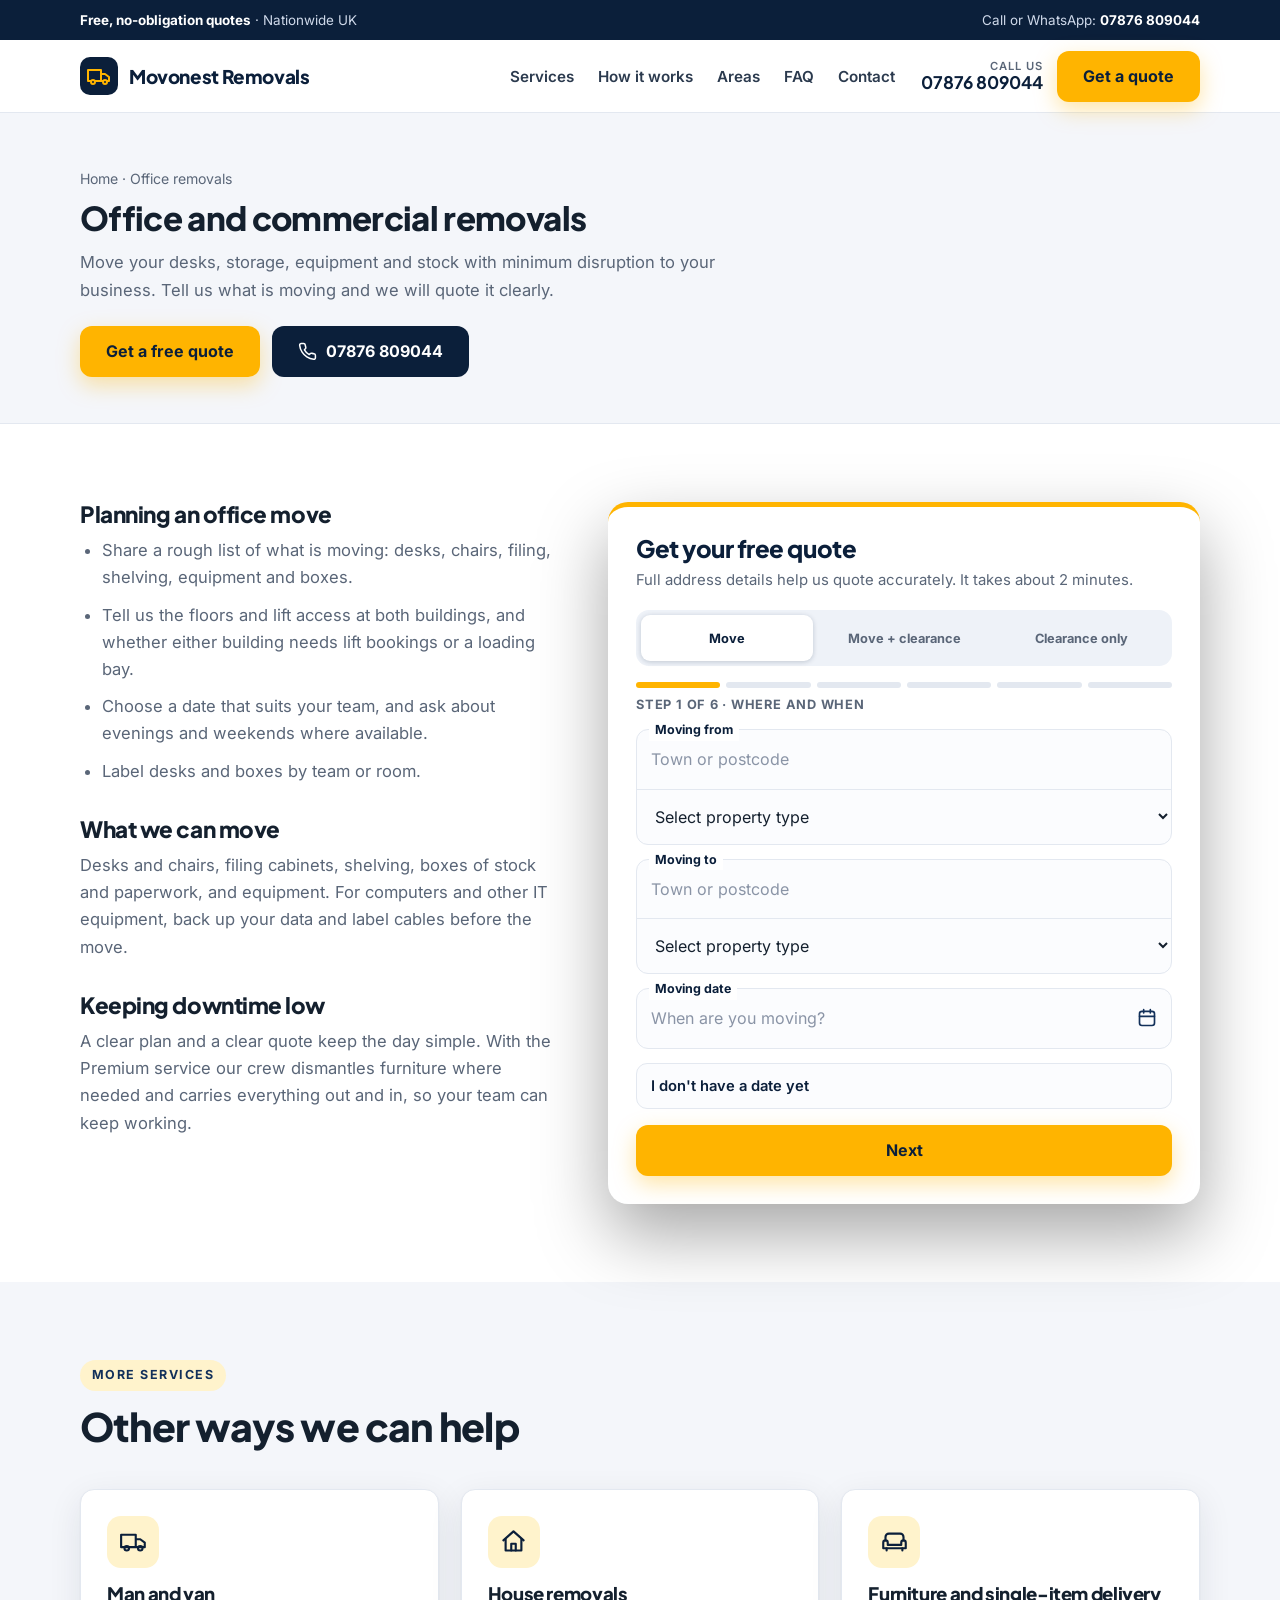
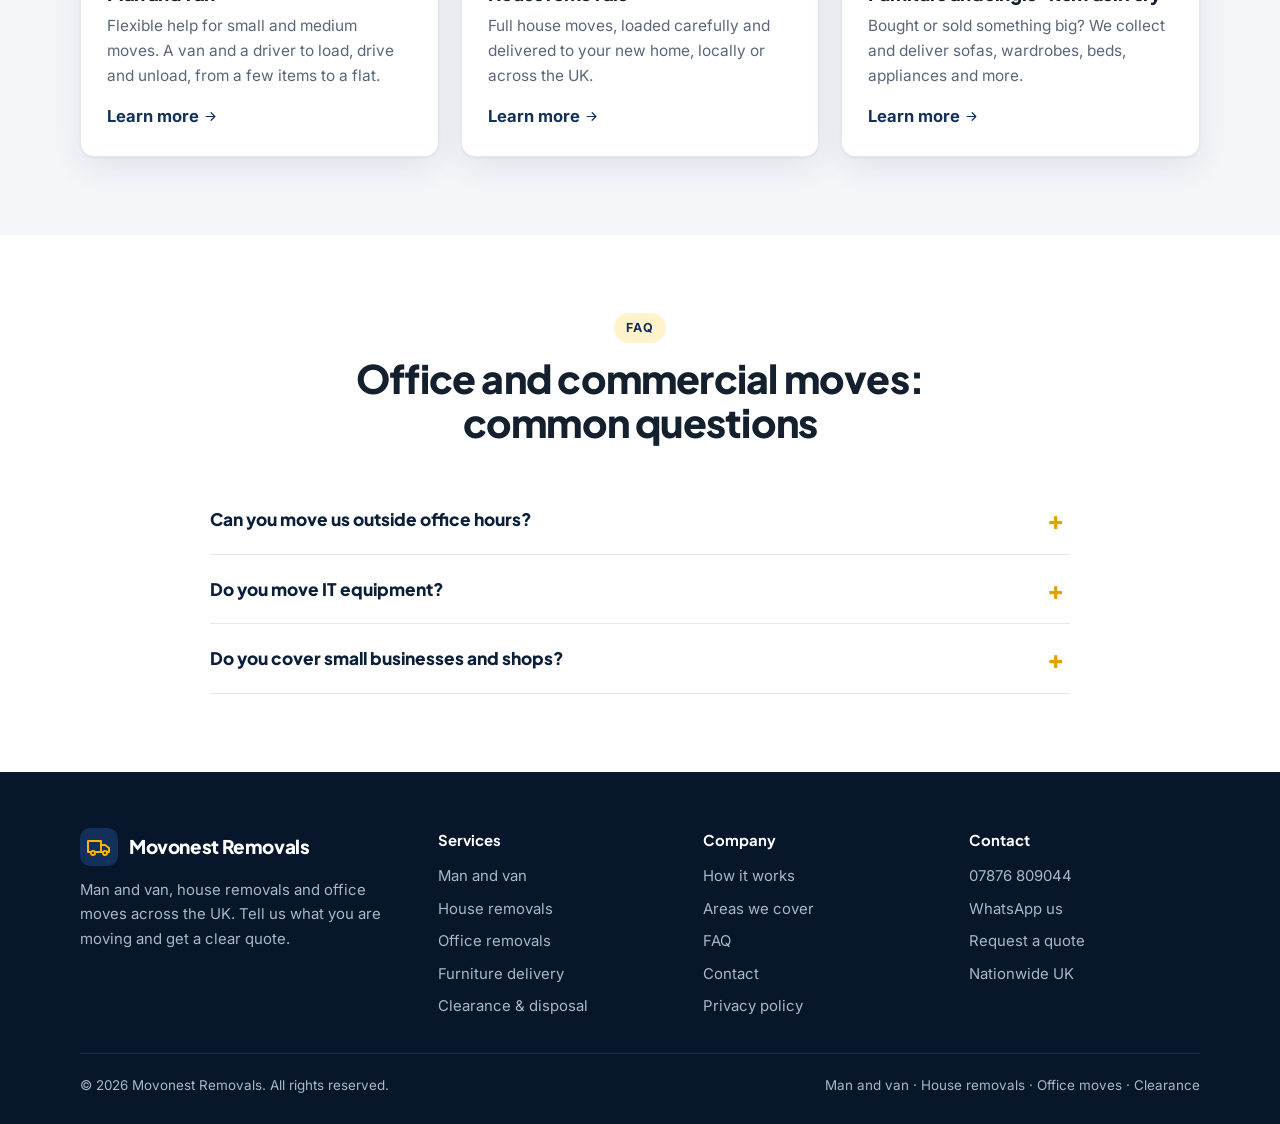
<file: office-removals/index.html>
<!DOCTYPE html>
<html lang="en-GB">
<head>
<meta charset="UTF-8">
<meta name="viewport" content="width=device-width, initial-scale=1">
<title>Office Removals UK | Business Moves | Movonest Removals</title>
<meta name="description" content="Office and commercial moves across the UK. Desks, storage and equipment moved with minimum downtime. Get a clear, free quote.">
<link rel="canonical" href="https://movonestremovals.com/office-removals/">
<link rel="alternate" hreflang="en-GB" href="https://movonestremovals.com/office-removals/">
<link rel="alternate" hreflang="x-default" href="https://movonestremovals.com/office-removals/">
<meta name="robots" content="index, follow, max-image-preview:large">
<meta name="theme-color" content="#0b1f3a">
<meta property="og:type" content="website">
<meta property="og:locale" content="en_GB">
<meta property="og:site_name" content="Movonest Removals">
<meta property="og:title" content="Office Removals UK | Business Moves | Movonest Removals">
<meta property="og:description" content="Office and commercial moves across the UK. Desks, storage and equipment moved with minimum downtime. Get a clear, free quote.">
<meta property="og:url" content="https://movonestremovals.com/office-removals/">
<meta property="og:image" content="https://movonestremovals.com/assets/og-image.jpg">
<meta property="og:image:width" content="1200">
<meta property="og:image:height" content="630">
<meta property="og:image:alt" content="Movonest Removals: man and van, house removals and office moves across the UK">
<meta name="twitter:card" content="summary_large_image">
<meta name="twitter:title" content="Office Removals UK | Business Moves | Movonest Removals">
<meta name="twitter:description" content="Office and commercial moves across the UK. Desks, storage and equipment moved with minimum downtime. Get a clear, free quote.">
<meta name="twitter:image" content="https://movonestremovals.com/assets/og-image.jpg">
<link rel="icon" href="../favicon.svg" type="image/svg+xml">
<link rel="apple-touch-icon" href="../apple-touch-icon.png">
<link rel="preload" href="../assets/fonts/inter-400-latin.woff2" as="font" type="font/woff2" crossorigin>
<link rel="preload" href="../assets/fonts/jakarta-800-latin.woff2" as="font" type="font/woff2" crossorigin>
<link rel="stylesheet" href="../assets/fonts.css">
<link rel="stylesheet" href="../assets/style.css">
<script type="application/ld+json">{"@context": "https://schema.org", "@graph": [{"@type": "MovingCompany", "@id": "https://movonestremovals.com/#business", "name": "Movonest Removals", "url": "https://movonestremovals.com/", "description": "Man and van, house removals, office moves, furniture delivery and clearance across the UK.", "telephone": "+447876809044", "image": "https://movonestremovals.com/assets/og-image.jpg", "logo": "https://movonestremovals.com/assets/logo.png", "priceRange": "££", "areaServed": {"@type": "Country", "name": "United Kingdom"}, "contactPoint": {"@type": "ContactPoint", "telephone": "+447876809044", "contactType": "customer service", "areaServed": "GB", "availableLanguage": "English"}, "hasOfferCatalog": {"@type": "OfferCatalog", "name": "Removals services", "itemListElement": [{"@type": "Offer", "itemOffered": {"@type": "Service", "name": "Man and van", "url": "https://movonestremovals.com/man-and-van/"}}, {"@type": "Offer", "itemOffered": {"@type": "Service", "name": "House removals", "url": "https://movonestremovals.com/house-removals/"}}, {"@type": "Offer", "itemOffered": {"@type": "Service", "name": "Office and commercial moves", "url": "https://movonestremovals.com/office-removals/"}}, {"@type": "Offer", "itemOffered": {"@type": "Service", "name": "Furniture and single-item delivery", "url": "https://movonestremovals.com/furniture-delivery/"}}, {"@type": "Offer", "itemOffered": {"@type": "Service", "name": "Clearance, removal and disposal of unwanted furniture and household items"}}]}}, {"@type": "WebSite", "@id": "https://movonestremovals.com/#website", "url": "https://movonestremovals.com/", "name": "Movonest Removals", "inLanguage": "en-GB", "publisher": {"@id": "https://movonestremovals.com/#business"}}, {"@type": "BreadcrumbList", "itemListElement": [{"@type": "ListItem", "position": 1, "name": "Home", "item": "https://movonestremovals.com/"}, {"@type": "ListItem", "position": 2, "name": "Office removals", "item": "https://movonestremovals.com/office-removals/"}]}, {"@type": "Service", "@id": "https://movonestremovals.com/office-removals/#service", "name": "Office and commercial removals", "serviceType": "Office and commercial moves", "description": "Office and commercial moves across the UK. Desks, storage and equipment moved with minimum downtime. Get a clear, free quote.", "url": "https://movonestremovals.com/office-removals/", "provider": {"@id": "https://movonestremovals.com/#business"}, "areaServed": {"@type": "Country", "name": "United Kingdom"}}, {"@type": "FAQPage", "mainEntity": [{"@type": "Question", "name": "Can you move us outside office hours?", "acceptedAnswer": {"@type": "Answer", "text": "Evening and weekend moves are often possible, depending on availability. Tell us the date and we will confirm."}}, {"@type": "Question", "name": "Do you move IT equipment?", "acceptedAnswer": {"@type": "Answer", "text": "We can move computers, monitors and other equipment. Please back up your data and label cables and equipment before the move. If you need specialist IT disconnection and set-up, arrange that separately with your IT provider."}}, {"@type": "Question", "name": "Do you cover small businesses and shops?", "acceptedAnswer": {"@type": "Answer", "text": "Yes, from a single room to a small shop or studio. Tell us what is moving and we will quote it."}}]}]}</script>
</head>
<body>
<div class="topbar"><div class="wrap"><span><b>Free, no-obligation quotes</b> · Nationwide UK</span><span>Call or WhatsApp: <b>07876 809044</b></span></div></div>
<header class="hdr">
  <div class="wrap">
    <a class="brand" href="../" aria-label="Movonest Removals home"><i><svg viewBox="0 0 24 24" fill="none" stroke="#ffb400" stroke-width="2" stroke-linecap="round" stroke-linejoin="round"><path d="M1 6h13v11H1zM14 10h4l4 3v4h-8z"/><circle cx="6" cy="18" r="2" fill="#0b1f3a"/><circle cx="18" cy="18" r="2" fill="#0b1f3a"/></svg></i><span>Movonest Removals</span></a>
    <nav class="nav" aria-label="Main"><a href="../#services">Services</a><a href="../#how">How it works</a><a href="../#areas">Areas</a><a href="../#faq">FAQ</a><a href="../contact/">Contact</a></nav>
    <div class="hdr-cta"><a class="hdr-tel" href="tel:+447876809044"><span>Call us</span><b>07876 809044</b></a><a class="btn btn-p" href="../#quote">Get a quote</a></div>
    <button class="burger" aria-label="Menu" aria-expanded="false"><span></span></button>
  </div>
  <nav class="mnav" aria-label="Mobile"><a href="../#services">Services</a><a href="../#how">How it works</a><a href="../#areas">Areas</a><a href="../#faq">FAQ</a><a href="../contact/">Contact</a><a class="btn btn-d btn-blk" href="tel:+447876809044"><svg viewBox="0 0 24 24" fill="none" stroke="currentColor" stroke-width="1.9" stroke-linecap="round" stroke-linejoin="round" aria-hidden="true"><path d="M22 16.9v3a2 2 0 0 1-2.2 2 19.8 19.8 0 0 1-8.6-3.1 19.5 19.5 0 0 1-6-6A19.8 19.8 0 0 1 2.1 4.2 2 2 0 0 1 4.1 2h3a2 2 0 0 1 2 1.7c.1 1 .4 1.9.7 2.8a2 2 0 0 1-.5 2.1L8.1 9.9a16 16 0 0 0 6 6l1.3-1.2a2 2 0 0 1 2.1-.5c.9.3 1.8.6 2.8.7a2 2 0 0 1 1.7 2z"/></svg> 07876 809044</a><a class="btn btn-p btn-blk" href="../#quote">Get a free quote</a></nav>
</header>
<main>
<div class="page-h"><div class="wrap"><div class="crumb"><a href="../">Home</a> · Office removals</div><h1>Office and commercial removals</h1><p>Move your desks, storage, equipment and stock with minimum disruption to your business. Tell us what is moving and we will quote it clearly.</p>
<div class="hero-act" style="margin-top:22px"><a class="btn btn-p" href="#sv-form">Get a free quote</a><a class="btn btn-d" href="tel:+447876809044"><svg viewBox="0 0 24 24" fill="none" stroke="currentColor" stroke-width="1.9" stroke-linecap="round" stroke-linejoin="round" aria-hidden="true"><path d="M22 16.9v3a2 2 0 0 1-2.2 2 19.8 19.8 0 0 1-8.6-3.1 19.5 19.5 0 0 1-6-6A19.8 19.8 0 0 1 2.1 4.2 2 2 0 0 1 4.1 2h3a2 2 0 0 1 2 1.7c.1 1 .4 1.9.7 2.8a2 2 0 0 1-.5 2.1L8.1 9.9a16 16 0 0 0 6 6l1.3-1.2a2 2 0 0 1 2.1-.5c.9.3 1.8.6 2.8.7a2 2 0 0 1 1.7 2z"/></svg> 07876 809044</a></div></div></div>
<section><div class="wrap"><div class="contact"><div class="legal svc"><h2>Planning an office move</h2><ul><li>Share a rough list of what is moving: desks, chairs, filing, shelving, equipment and boxes.</li><li>Tell us the floors and lift access at both buildings, and whether either building needs lift bookings or a loading bay.</li><li>Choose a date that suits your team, and ask about evenings and weekends where available.</li><li>Label desks and boxes by team or room.</li></ul><h2>What we can move</h2><p>Desks and chairs, filing cabinets, shelving, boxes of stock and paperwork, and equipment. For computers and other IT equipment, back up your data and label cables before the move.</p><h2>Keeping downtime low</h2><p>A clear plan and a clear quote keep the day simple. With the Premium service our crew dismantles furniture where needed and carries everything out and in, so your team can keep working.</p></div>
<div class="formcard" id="sv-form">
  <h2>Get your free quote</h2>
  <p class="fsub">Full address details help us quote accurately. It takes about 2 minutes.</p>
  <form data-wizard novalidate>
    <div class="seg" role="radiogroup" aria-label="What do you need?">
      <label><input type="radio" name="mode" value="move" checked><span>Move</span></label>
      <label><input type="radio" name="mode" value="both"><span>Move + clearance</span></label>
      <label><input type="radio" name="mode" value="clear"><span>Clearance only</span></label>
    </div>
    <div class="prog" aria-hidden="true"><i class="on"></i></div>
    <div class="plabel">Step 1 · Where and when</div>
    <div class="ferr" role="alert"></div>
    <div class="fok" role="status"></div>
    <input class="hp" type="text" name="company" tabindex="-1" autocomplete="off" aria-hidden="true">
    <div class="pane on" data-k="where" data-modes="move both clear" data-label="Where and when">
      <div class="pgroup">
        <label class="fl" for="sv-fromp"><span data-only="move both">Moving from</span><span data-only="clear">Collect from</span></label>
        <div class="place"><input id="sv-fromp" name="from_place" type="text" placeholder="Town or postcode" autocomplete="off" autocapitalize="off" spellcheck="false" role="combobox" aria-expanded="false" aria-autocomplete="list" aria-controls="sv-froms"><ul id="sv-froms" class="sug" role="listbox" hidden></ul></div>
        <select name="from_type" aria-label="Property type"><option value="">Select property type</option><option>Studio / bedsit</option><option>Flat · 1 bed</option><option>Flat · 2 beds</option><option>Flat · 3+ beds</option><option>House · 1 bed</option><option>House · 2 beds</option><option>House · 3 beds</option><option>House · 4+ beds</option><option>Office or commercial</option><option>Storage unit</option><option>Other</option></select>
      </div>
      <div class="pgroup" data-only="move both">
        <label class="fl" for="sv-top">Moving to</label>
        <div class="place"><input id="sv-top" name="to_place" type="text" placeholder="Town or postcode" autocomplete="off" autocapitalize="off" spellcheck="false" role="combobox" aria-expanded="false" aria-autocomplete="list" aria-controls="sv-tos"><ul id="sv-tos" class="sug" role="listbox" hidden></ul></div>
        <select name="to_type" aria-label="Property type"><option value="">Select property type</option><option>Studio / bedsit</option><option>Flat · 1 bed</option><option>Flat · 2 beds</option><option>Flat · 3+ beds</option><option>House · 1 bed</option><option>House · 2 beds</option><option>House · 3 beds</option><option>House · 4+ beds</option><option>Office or commercial</option><option>Storage unit</option><option>Other</option></select>
      </div>
      <div class="pgroup">
        <label class="fl" for="sv-db"><span data-only="move both">Moving date</span><span data-only="clear">Collection date</span></label>
        <button id="sv-db" type="button" class="datebtn" aria-haspopup="dialog"><span class="dtxt"><span class="dph" data-only="move both">When are you moving?</span><span class="dph" data-only="clear">When should we collect?</span><span class="dval"></span></span><svg width="20" height="20" viewBox="0 0 24 24" fill="none" stroke="currentColor" stroke-width="2" stroke-linecap="round" stroke-linejoin="round" aria-hidden="true"><rect x="3" y="4" width="18" height="17" rx="3"/><path d="M8 2v4M16 2v4M3 10h18"/></svg></button>
        <input type="hidden" name="date">
      </div>
      <label class="opt chk"><input type="checkbox" name="nodate"><span>I don't have a date yet</span></label>
      <div class="wnav"><button class="btn btn-p" type="button" data-next>Next</button></div>
    </div>
    <div class="pane" data-k="inv" data-modes="move both" data-label="Your items">
      <button type="button" class="sumbar" aria-expanded="false"><span>Your move summary</span><b class="sumn">0 items</b><i class="chev"></i></button>
      <div class="sumpanel" hidden><ul class="sumlist"></ul><p class="sumempty">No items added yet.</p></div>
      <h3 class="q">What are you moving?</h3>
      <div class="srch">
        <input type="search" class="isrch" name="item_search" placeholder="Search items, e.g. table" aria-label="Search items" autocomplete="off" autocapitalize="off" spellcheck="false">
        <ul class="sug isug" hidden></ul>
        <p class="sugmsg" role="status" aria-live="polite"></p>
      </div>
      <div class="cats"><div class="cat open" data-cat="bed"><button type="button" class="ah" aria-expanded="true"><span>Bedrooms</span><b class="cn"></b><i class="chev"></i></button><div class="ab" data-grp="inv"><div class="it" data-n="Double Bed &amp; Mattress"><span class="in">Double Bed &amp; Mattress</span><span class="qc"><button type="button" class="qm" aria-label="Remove one Double Bed &amp; Mattress">&minus;</button><input class="qn" type="number" min="0" max="99" value="0" inputmode="numeric" aria-label="Quantity of Double Bed &amp; Mattress"><button type="button" class="qp" aria-label="Add one Double Bed &amp; Mattress">+</button></span></div><div class="it" data-n="Kingsize Bed &amp; Mattress"><span class="in">Kingsize Bed &amp; Mattress</span><span class="qc"><button type="button" class="qm" aria-label="Remove one Kingsize Bed &amp; Mattress">&minus;</button><input class="qn" type="number" min="0" max="99" value="0" inputmode="numeric" aria-label="Quantity of Kingsize Bed &amp; Mattress"><button type="button" class="qp" aria-label="Add one Kingsize Bed &amp; Mattress">+</button></span></div><div class="it" data-n="Single Bed &amp; Mattress"><span class="in">Single Bed &amp; Mattress</span><span class="qc"><button type="button" class="qm" aria-label="Remove one Single Bed &amp; Mattress">&minus;</button><input class="qn" type="number" min="0" max="99" value="0" inputmode="numeric" aria-label="Quantity of Single Bed &amp; Mattress"><button type="button" class="qp" aria-label="Add one Single Bed &amp; Mattress">+</button></span></div><div class="it" data-n="Bunk Bed"><span class="in">Bunk Bed</span><span class="qc"><button type="button" class="qm" aria-label="Remove one Bunk Bed">&minus;</button><input class="qn" type="number" min="0" max="99" value="0" inputmode="numeric" aria-label="Quantity of Bunk Bed"><button type="button" class="qp" aria-label="Add one Bunk Bed">+</button></span></div><div class="it" data-n="Cot"><span class="in">Cot</span><span class="qc"><button type="button" class="qm" aria-label="Remove one Cot">&minus;</button><input class="qn" type="number" min="0" max="99" value="0" inputmode="numeric" aria-label="Quantity of Cot"><button type="button" class="qp" aria-label="Add one Cot">+</button></span></div><div class="it" data-n="Single Wardrobe"><span class="in">Single Wardrobe</span><span class="qc"><button type="button" class="qm" aria-label="Remove one Single Wardrobe">&minus;</button><input class="qn" type="number" min="0" max="99" value="0" inputmode="numeric" aria-label="Quantity of Single Wardrobe"><button type="button" class="qp" aria-label="Add one Single Wardrobe">+</button></span></div><div class="it" data-n="Double Wardrobe"><span class="in">Double Wardrobe</span><span class="qc"><button type="button" class="qm" aria-label="Remove one Double Wardrobe">&minus;</button><input class="qn" type="number" min="0" max="99" value="0" inputmode="numeric" aria-label="Quantity of Double Wardrobe"><button type="button" class="qp" aria-label="Add one Double Wardrobe">+</button></span></div><div class="it" data-n="Chest of Drawers"><span class="in">Chest of Drawers</span><span class="qc"><button type="button" class="qm" aria-label="Remove one Chest of Drawers">&minus;</button><input class="qn" type="number" min="0" max="99" value="0" inputmode="numeric" aria-label="Quantity of Chest of Drawers"><button type="button" class="qp" aria-label="Add one Chest of Drawers">+</button></span></div><div class="it" data-n="Bedside Table"><span class="in">Bedside Table</span><span class="qc"><button type="button" class="qm" aria-label="Remove one Bedside Table">&minus;</button><input class="qn" type="number" min="0" max="99" value="0" inputmode="numeric" aria-label="Quantity of Bedside Table"><button type="button" class="qp" aria-label="Add one Bedside Table">+</button></span></div><div class="it" data-n="Dressing Table"><span class="in">Dressing Table</span><span class="qc"><button type="button" class="qm" aria-label="Remove one Dressing Table">&minus;</button><input class="qn" type="number" min="0" max="99" value="0" inputmode="numeric" aria-label="Quantity of Dressing Table"><button type="button" class="qp" aria-label="Add one Dressing Table">+</button></span></div></div></div><div class="cat" data-cat="liv"><button type="button" class="ah" aria-expanded="false"><span>Living</span><b class="cn"></b><i class="chev"></i></button><div class="ab" data-grp="inv"><div class="it" data-n="2-Seater Sofa"><span class="in">2-Seater Sofa</span><span class="qc"><button type="button" class="qm" aria-label="Remove one 2-Seater Sofa">&minus;</button><input class="qn" type="number" min="0" max="99" value="0" inputmode="numeric" aria-label="Quantity of 2-Seater Sofa"><button type="button" class="qp" aria-label="Add one 2-Seater Sofa">+</button></span></div><div class="it" data-n="3-Seater Sofa"><span class="in">3-Seater Sofa</span><span class="qc"><button type="button" class="qm" aria-label="Remove one 3-Seater Sofa">&minus;</button><input class="qn" type="number" min="0" max="99" value="0" inputmode="numeric" aria-label="Quantity of 3-Seater Sofa"><button type="button" class="qp" aria-label="Add one 3-Seater Sofa">+</button></span></div><div class="it" data-n="Corner Sofa"><span class="in">Corner Sofa</span><span class="qc"><button type="button" class="qm" aria-label="Remove one Corner Sofa">&minus;</button><input class="qn" type="number" min="0" max="99" value="0" inputmode="numeric" aria-label="Quantity of Corner Sofa"><button type="button" class="qp" aria-label="Add one Corner Sofa">+</button></span></div><div class="it" data-n="Armchair"><span class="in">Armchair</span><span class="qc"><button type="button" class="qm" aria-label="Remove one Armchair">&minus;</button><input class="qn" type="number" min="0" max="99" value="0" inputmode="numeric" aria-label="Quantity of Armchair"><button type="button" class="qp" aria-label="Add one Armchair">+</button></span></div><div class="it" data-n="Coffee Table"><span class="in">Coffee Table</span><span class="qc"><button type="button" class="qm" aria-label="Remove one Coffee Table">&minus;</button><input class="qn" type="number" min="0" max="99" value="0" inputmode="numeric" aria-label="Quantity of Coffee Table"><button type="button" class="qp" aria-label="Add one Coffee Table">+</button></span></div><div class="it" data-n="Side Table"><span class="in">Side Table</span><span class="qc"><button type="button" class="qm" aria-label="Remove one Side Table">&minus;</button><input class="qn" type="number" min="0" max="99" value="0" inputmode="numeric" aria-label="Quantity of Side Table"><button type="button" class="qp" aria-label="Add one Side Table">+</button></span></div><div class="it" data-n="TV Stand"><span class="in">TV Stand</span><span class="qc"><button type="button" class="qm" aria-label="Remove one TV Stand">&minus;</button><input class="qn" type="number" min="0" max="99" value="0" inputmode="numeric" aria-label="Quantity of TV Stand"><button type="button" class="qp" aria-label="Add one TV Stand">+</button></span></div><div class="it" data-n="TV"><span class="in">TV</span><span class="qc"><button type="button" class="qm" aria-label="Remove one TV">&minus;</button><input class="qn" type="number" min="0" max="99" value="0" inputmode="numeric" aria-label="Quantity of TV"><button type="button" class="qp" aria-label="Add one TV">+</button></span></div><div class="it" data-n="Bookcase"><span class="in">Bookcase</span><span class="qc"><button type="button" class="qm" aria-label="Remove one Bookcase">&minus;</button><input class="qn" type="number" min="0" max="99" value="0" inputmode="numeric" aria-label="Quantity of Bookcase"><button type="button" class="qp" aria-label="Add one Bookcase">+</button></span></div><div class="it" data-n="Sideboard"><span class="in">Sideboard</span><span class="qc"><button type="button" class="qm" aria-label="Remove one Sideboard">&minus;</button><input class="qn" type="number" min="0" max="99" value="0" inputmode="numeric" aria-label="Quantity of Sideboard"><button type="button" class="qp" aria-label="Add one Sideboard">+</button></span></div><div class="it" data-n="Mirror"><span class="in">Mirror</span><span class="qc"><button type="button" class="qm" aria-label="Remove one Mirror">&minus;</button><input class="qn" type="number" min="0" max="99" value="0" inputmode="numeric" aria-label="Quantity of Mirror"><button type="button" class="qp" aria-label="Add one Mirror">+</button></span></div><div class="it" data-n="Rug"><span class="in">Rug</span><span class="qc"><button type="button" class="qm" aria-label="Remove one Rug">&minus;</button><input class="qn" type="number" min="0" max="99" value="0" inputmode="numeric" aria-label="Quantity of Rug"><button type="button" class="qp" aria-label="Add one Rug">+</button></span></div><div class="it" data-n="Lamp"><span class="in">Lamp</span><span class="qc"><button type="button" class="qm" aria-label="Remove one Lamp">&minus;</button><input class="qn" type="number" min="0" max="99" value="0" inputmode="numeric" aria-label="Quantity of Lamp"><button type="button" class="qp" aria-label="Add one Lamp">+</button></span></div></div></div><div class="cat" data-cat="kit"><button type="button" class="ah" aria-expanded="false"><span>Kitchen</span><b class="cn"></b><i class="chev"></i></button><div class="ab" data-grp="inv"><div class="it" data-n="Fridge Freezer"><span class="in">Fridge Freezer</span><span class="qc"><button type="button" class="qm" aria-label="Remove one Fridge Freezer">&minus;</button><input class="qn" type="number" min="0" max="99" value="0" inputmode="numeric" aria-label="Quantity of Fridge Freezer"><button type="button" class="qp" aria-label="Add one Fridge Freezer">+</button></span></div><div class="it" data-n="Under-counter Fridge"><span class="in">Under-counter Fridge</span><span class="qc"><button type="button" class="qm" aria-label="Remove one Under-counter Fridge">&minus;</button><input class="qn" type="number" min="0" max="99" value="0" inputmode="numeric" aria-label="Quantity of Under-counter Fridge"><button type="button" class="qp" aria-label="Add one Under-counter Fridge">+</button></span></div><div class="it" data-n="Washing Machine"><span class="in">Washing Machine</span><span class="qc"><button type="button" class="qm" aria-label="Remove one Washing Machine">&minus;</button><input class="qn" type="number" min="0" max="99" value="0" inputmode="numeric" aria-label="Quantity of Washing Machine"><button type="button" class="qp" aria-label="Add one Washing Machine">+</button></span></div><div class="it" data-n="Tumble Dryer"><span class="in">Tumble Dryer</span><span class="qc"><button type="button" class="qm" aria-label="Remove one Tumble Dryer">&minus;</button><input class="qn" type="number" min="0" max="99" value="0" inputmode="numeric" aria-label="Quantity of Tumble Dryer"><button type="button" class="qp" aria-label="Add one Tumble Dryer">+</button></span></div><div class="it" data-n="Dishwasher"><span class="in">Dishwasher</span><span class="qc"><button type="button" class="qm" aria-label="Remove one Dishwasher">&minus;</button><input class="qn" type="number" min="0" max="99" value="0" inputmode="numeric" aria-label="Quantity of Dishwasher"><button type="button" class="qp" aria-label="Add one Dishwasher">+</button></span></div><div class="it" data-n="Cooker"><span class="in">Cooker</span><span class="qc"><button type="button" class="qm" aria-label="Remove one Cooker">&minus;</button><input class="qn" type="number" min="0" max="99" value="0" inputmode="numeric" aria-label="Quantity of Cooker"><button type="button" class="qp" aria-label="Add one Cooker">+</button></span></div><div class="it" data-n="Microwave Oven"><span class="in">Microwave Oven</span><span class="qc"><button type="button" class="qm" aria-label="Remove one Microwave Oven">&minus;</button><input class="qn" type="number" min="0" max="99" value="0" inputmode="numeric" aria-label="Quantity of Microwave Oven"><button type="button" class="qp" aria-label="Add one Microwave Oven">+</button></span></div><div class="it" data-n="Kitchen Table"><span class="in">Kitchen Table</span><span class="qc"><button type="button" class="qm" aria-label="Remove one Kitchen Table">&minus;</button><input class="qn" type="number" min="0" max="99" value="0" inputmode="numeric" aria-label="Quantity of Kitchen Table"><button type="button" class="qp" aria-label="Add one Kitchen Table">+</button></span></div><div class="it" data-n="4 Seater Dining Table"><span class="in">4 Seater Dining Table</span><span class="qc"><button type="button" class="qm" aria-label="Remove one 4 Seater Dining Table">&minus;</button><input class="qn" type="number" min="0" max="99" value="0" inputmode="numeric" aria-label="Quantity of 4 Seater Dining Table"><button type="button" class="qp" aria-label="Add one 4 Seater Dining Table">+</button></span></div><div class="it" data-n="6 Seater Dining Table"><span class="in">6 Seater Dining Table</span><span class="qc"><button type="button" class="qm" aria-label="Remove one 6 Seater Dining Table">&minus;</button><input class="qn" type="number" min="0" max="99" value="0" inputmode="numeric" aria-label="Quantity of 6 Seater Dining Table"><button type="button" class="qp" aria-label="Add one 6 Seater Dining Table">+</button></span></div><div class="it" data-n="Dining Chair"><span class="in">Dining Chair</span><span class="qc"><button type="button" class="qm" aria-label="Remove one Dining Chair">&minus;</button><input class="qn" type="number" min="0" max="99" value="0" inputmode="numeric" aria-label="Quantity of Dining Chair"><button type="button" class="qp" aria-label="Add one Dining Chair">+</button></span></div><div class="it" data-n="Bin"><span class="in">Bin</span><span class="qc"><button type="button" class="qm" aria-label="Remove one Bin">&minus;</button><input class="qn" type="number" min="0" max="99" value="0" inputmode="numeric" aria-label="Quantity of Bin"><button type="button" class="qp" aria-label="Add one Bin">+</button></span></div><div class="it" data-n="Ironing Board"><span class="in">Ironing Board</span><span class="qc"><button type="button" class="qm" aria-label="Remove one Ironing Board">&minus;</button><input class="qn" type="number" min="0" max="99" value="0" inputmode="numeric" aria-label="Quantity of Ironing Board"><button type="button" class="qp" aria-label="Add one Ironing Board">+</button></span></div></div></div><div class="cat" data-cat="bat"><button type="button" class="ah" aria-expanded="false"><span>Bathroom</span><b class="cn"></b><i class="chev"></i></button><div class="ab" data-grp="inv"><div class="it" data-n="Bathroom Cabinet"><span class="in">Bathroom Cabinet</span><span class="qc"><button type="button" class="qm" aria-label="Remove one Bathroom Cabinet">&minus;</button><input class="qn" type="number" min="0" max="99" value="0" inputmode="numeric" aria-label="Quantity of Bathroom Cabinet"><button type="button" class="qp" aria-label="Add one Bathroom Cabinet">+</button></span></div><div class="it" data-n="Laundry Basket"><span class="in">Laundry Basket</span><span class="qc"><button type="button" class="qm" aria-label="Remove one Laundry Basket">&minus;</button><input class="qn" type="number" min="0" max="99" value="0" inputmode="numeric" aria-label="Quantity of Laundry Basket"><button type="button" class="qp" aria-label="Add one Laundry Basket">+</button></span></div><div class="it" data-n="Towel Rail"><span class="in">Towel Rail</span><span class="qc"><button type="button" class="qm" aria-label="Remove one Towel Rail">&minus;</button><input class="qn" type="number" min="0" max="99" value="0" inputmode="numeric" aria-label="Quantity of Towel Rail"><button type="button" class="qp" aria-label="Add one Towel Rail">+</button></span></div><div class="it" data-n="Storage Unit"><span class="in">Storage Unit</span><span class="qc"><button type="button" class="qm" aria-label="Remove one Storage Unit">&minus;</button><input class="qn" type="number" min="0" max="99" value="0" inputmode="numeric" aria-label="Quantity of Storage Unit"><button type="button" class="qp" aria-label="Add one Storage Unit">+</button></span></div><div class="it" data-n="Weighing Scales"><span class="in">Weighing Scales</span><span class="qc"><button type="button" class="qm" aria-label="Remove one Weighing Scales">&minus;</button><input class="qn" type="number" min="0" max="99" value="0" inputmode="numeric" aria-label="Quantity of Weighing Scales"><button type="button" class="qp" aria-label="Add one Weighing Scales">+</button></span></div></div></div><div class="cat hl" data-cat="box"><button type="button" class="ah" aria-expanded="false"><span>Boxes &amp; Bags</span><b class="cn"></b><i class="chev"></i></button><div class="ab" data-grp="inv"><div class="it" data-n="Large Box"><span class="in">Large Box</span><span class="qc"><button type="button" class="qm" aria-label="Remove one Large Box">&minus;</button><input class="qn" type="number" min="0" max="99" value="0" inputmode="numeric" aria-label="Quantity of Large Box"><button type="button" class="qp" aria-label="Add one Large Box">+</button></span></div><div class="it" data-n="Medium Box"><span class="in">Medium Box</span><span class="qc"><button type="button" class="qm" aria-label="Remove one Medium Box">&minus;</button><input class="qn" type="number" min="0" max="99" value="0" inputmode="numeric" aria-label="Quantity of Medium Box"><button type="button" class="qp" aria-label="Add one Medium Box">+</button></span></div><div class="it" data-n="Small Box"><span class="in">Small Box</span><span class="qc"><button type="button" class="qm" aria-label="Remove one Small Box">&minus;</button><input class="qn" type="number" min="0" max="99" value="0" inputmode="numeric" aria-label="Quantity of Small Box"><button type="button" class="qp" aria-label="Add one Small Box">+</button></span></div><div class="it" data-n="Wardrobe Box"><span class="in">Wardrobe Box</span><span class="qc"><button type="button" class="qm" aria-label="Remove one Wardrobe Box">&minus;</button><input class="qn" type="number" min="0" max="99" value="0" inputmode="numeric" aria-label="Quantity of Wardrobe Box"><button type="button" class="qp" aria-label="Add one Wardrobe Box">+</button></span></div><div class="it" data-n="Suitcase"><span class="in">Suitcase</span><span class="qc"><button type="button" class="qm" aria-label="Remove one Suitcase">&minus;</button><input class="qn" type="number" min="0" max="99" value="0" inputmode="numeric" aria-label="Quantity of Suitcase"><button type="button" class="qp" aria-label="Add one Suitcase">+</button></span></div><div class="it" data-n="Bin Bag"><span class="in">Bin Bag</span><span class="qc"><button type="button" class="qm" aria-label="Remove one Bin Bag">&minus;</button><input class="qn" type="number" min="0" max="99" value="0" inputmode="numeric" aria-label="Quantity of Bin Bag"><button type="button" class="qp" aria-label="Add one Bin Bag">+</button></span></div></div></div><div class="cat" data-cat="oth"><button type="button" class="ah" aria-expanded="false"><span>Garden, Office &amp; Other</span><b class="cn"></b><i class="chev"></i></button><div class="ab" data-grp="inv"><div class="it" data-n="Desk"><span class="in">Desk</span><span class="qc"><button type="button" class="qm" aria-label="Remove one Desk">&minus;</button><input class="qn" type="number" min="0" max="99" value="0" inputmode="numeric" aria-label="Quantity of Desk"><button type="button" class="qp" aria-label="Add one Desk">+</button></span></div><div class="it" data-n="Office Chair"><span class="in">Office Chair</span><span class="qc"><button type="button" class="qm" aria-label="Remove one Office Chair">&minus;</button><input class="qn" type="number" min="0" max="99" value="0" inputmode="numeric" aria-label="Quantity of Office Chair"><button type="button" class="qp" aria-label="Add one Office Chair">+</button></span></div><div class="it" data-n="Filing Cabinet"><span class="in">Filing Cabinet</span><span class="qc"><button type="button" class="qm" aria-label="Remove one Filing Cabinet">&minus;</button><input class="qn" type="number" min="0" max="99" value="0" inputmode="numeric" aria-label="Quantity of Filing Cabinet"><button type="button" class="qp" aria-label="Add one Filing Cabinet">+</button></span></div><div class="it" data-n="Bicycle"><span class="in">Bicycle</span><span class="qc"><button type="button" class="qm" aria-label="Remove one Bicycle">&minus;</button><input class="qn" type="number" min="0" max="99" value="0" inputmode="numeric" aria-label="Quantity of Bicycle"><button type="button" class="qp" aria-label="Add one Bicycle">+</button></span></div><div class="it" data-n="Exercise Machine"><span class="in">Exercise Machine</span><span class="qc"><button type="button" class="qm" aria-label="Remove one Exercise Machine">&minus;</button><input class="qn" type="number" min="0" max="99" value="0" inputmode="numeric" aria-label="Quantity of Exercise Machine"><button type="button" class="qp" aria-label="Add one Exercise Machine">+</button></span></div><div class="it" data-n="Garden Table"><span class="in">Garden Table</span><span class="qc"><button type="button" class="qm" aria-label="Remove one Garden Table">&minus;</button><input class="qn" type="number" min="0" max="99" value="0" inputmode="numeric" aria-label="Quantity of Garden Table"><button type="button" class="qp" aria-label="Add one Garden Table">+</button></span></div><div class="it" data-n="Garden Chair"><span class="in">Garden Chair</span><span class="qc"><button type="button" class="qm" aria-label="Remove one Garden Chair">&minus;</button><input class="qn" type="number" min="0" max="99" value="0" inputmode="numeric" aria-label="Quantity of Garden Chair"><button type="button" class="qp" aria-label="Add one Garden Chair">+</button></span></div><div class="it" data-n="BBQ"><span class="in">BBQ</span><span class="qc"><button type="button" class="qm" aria-label="Remove one BBQ">&minus;</button><input class="qn" type="number" min="0" max="99" value="0" inputmode="numeric" aria-label="Quantity of BBQ"><button type="button" class="qp" aria-label="Add one BBQ">+</button></span></div><div class="it" data-n="Lawn Mower"><span class="in">Lawn Mower</span><span class="qc"><button type="button" class="qm" aria-label="Remove one Lawn Mower">&minus;</button><input class="qn" type="number" min="0" max="99" value="0" inputmode="numeric" aria-label="Quantity of Lawn Mower"><button type="button" class="qp" aria-label="Add one Lawn Mower">+</button></span></div><div class="it" data-n="Ladder"><span class="in">Ladder</span><span class="qc"><button type="button" class="qm" aria-label="Remove one Ladder">&minus;</button><input class="qn" type="number" min="0" max="99" value="0" inputmode="numeric" aria-label="Quantity of Ladder"><button type="button" class="qp" aria-label="Add one Ladder">+</button></span></div></div></div><div class="cat custcat" data-cat="cust" hidden><button type="button" class="ah" aria-expanded="false"><span>Items you added</span><b class="cn"></b><i class="chev"></i></button><div class="ab custbody" data-grp="inv"></div></div></div>
      <p class="hint" style="margin-top:12px">Can't find something? Search for it and add it as your own item. Tell us about any changes before your move and we will update your quote.</p>
      <div class="wnav"><button class="btn btn-o back" type="button" data-back>Back</button><button class="btn btn-p" type="button" data-next>Next</button></div>
    </div>
    <div class="pane" data-k="service" data-modes="move both" data-label="Choose your service"><h3 class="q">Choose your service</h3>
      <div class="opts one">
        <label class="opt"><input type="radio" name="service" value="Basic - you carry, we drive" checked><span><b>Basic</b><em>Van and driver. You pack, carry and load your items; we drive and deliver.</em></span></label>
        <label class="opt"><input type="radio" name="service" value="Premium - full service, we carry everything"><span><b>Premium · Full service</b><em>Our crew dismantles your furniture and carries everything out, loads, drives, unloads and carries it in.</em></span></label>
        <label class="opt"><input type="radio" name="service" value="Platinum - full service with packing, materials included"><span><b>Platinum · Packing included</b><em>Everything in Premium, plus we pack your belongings for you. Boxes, wardrobe boxes, packing material and bubble wrap are included.</em></span></label>
      </div>
      <div class="pack" data-grp="pack" hidden>
        <p class="packt">Packing: roughly how many boxes will we need to supply and pack? <small>(optional)</small></p>
        <div class="it" data-n="Large Box"><span class="in">Large Box</span><span class="qc"><button type="button" class="qm" aria-label="Remove one Large Box">&minus;</button><input class="qn" type="number" min="0" max="99" value="0" inputmode="numeric" aria-label="Quantity of Large Box"><button type="button" class="qp" aria-label="Add one Large Box">+</button></span></div><div class="it" data-n="Medium Box"><span class="in">Medium Box</span><span class="qc"><button type="button" class="qm" aria-label="Remove one Medium Box">&minus;</button><input class="qn" type="number" min="0" max="99" value="0" inputmode="numeric" aria-label="Quantity of Medium Box"><button type="button" class="qp" aria-label="Add one Medium Box">+</button></span></div><div class="it" data-n="Small Box"><span class="in">Small Box</span><span class="qc"><button type="button" class="qm" aria-label="Remove one Small Box">&minus;</button><input class="qn" type="number" min="0" max="99" value="0" inputmode="numeric" aria-label="Quantity of Small Box"><button type="button" class="qp" aria-label="Add one Small Box">+</button></span></div><div class="it" data-n="Wardrobe Box"><span class="in">Wardrobe Box</span><span class="qc"><button type="button" class="qm" aria-label="Remove one Wardrobe Box">&minus;</button><input class="qn" type="number" min="0" max="99" value="0" inputmode="numeric" aria-label="Quantity of Wardrobe Box"><button type="button" class="qp" aria-label="Add one Wardrobe Box">+</button></span></div>
        <p class="hint" style="margin:8px 0 0">Packing material and bubble wrap are included. Not sure? Leave it blank and we will estimate with you.</p>
      </div>
      <p class="hint" style="margin-top:12px">Not sure? Pick one now and we will confirm the details with you.</p>
      <div class="wnav"><button class="btn btn-o back" type="button" data-back>Back</button><button class="btn btn-p" type="button" data-next>Next</button></div>
    </div>
    <div class="pane" data-k="clear" data-modes="both clear" data-label="Items to remove"><h3 class="q">What would you like us to remove?</h3>
      <p class="hint" data-only="both">We will take these away from your pick-up address, in addition to your move.</p>
      <div class="irow ih" aria-hidden="true"><span>Item</span><span>Qty</span><span></span></div>
      <div class="irows"><div class="irow"><div class="field"><input name="ci_name" type="text" list="sv-dl" placeholder="Item, e.g. Sofa" autocomplete="off" aria-label="Item"></div><div class="field"><input name="ci_qty" type="number" min="1" max="99" value="1" inputmode="numeric" aria-label="Quantity"></div><button class="rm" type="button" aria-label="Remove item">&times;</button></div></div>
      <datalist id="sv-dl"><option value="Sofa"><option value="Armchair"><option value="Bed frame"><option value="Mattress"><option value="Wardrobe"><option value="Chest of drawers"><option value="Table"><option value="Chairs"><option value="Desk"><option value="Fridge or freezer"><option value="Washing machine"><option value="Cooker"><option value="TV"><option value="Carpet or rug"><option value="Boxes or bags"><option value="Garden furniture"><option value="Mixed household items"></datalist>
      <button class="addrow" type="button">+ Add another item</button>
      <div class="field" style="margin-top:14px"><label for="sv-cn">Anything else we should know? <small>(optional)</small></label><textarea id="sv-cn" name="clear_notes" rows="2" placeholder="e.g. items are in the garage, up two flights of stairs..."></textarea></div>
      <p class="hint" style="margin-top:14px">Photos help us price a clearance accurately. After you send your request, you will see a button to send them to us on WhatsApp.</p>
      <p class="hint">Hazardous items (for example asbestos, chemicals, gas bottles or paint) need to be checked with us first.</p>
      
      <div class="wnav"><button class="btn btn-o back" type="button" data-back>Back</button><button class="btn btn-p" type="button" data-next>Next</button></div>
    </div>
    <div class="pane" data-k="from" data-modes="move both clear" data-label="Pick-up address" data-label-clear="Collection address"><h3 class="q"><span data-only="move both">Pick-up address</span><span data-only="clear">Where are the items to be removed from?</span></h3><div class="fgrid">
      <div class="field"><label for="sv-froma">Address (house number and street) <i>*</i></label><input id="sv-froma" name="from_addr" type="text" autocomplete="off" placeholder="e.g. 12 High Street"></div>
      <div class="f2">
        <div class="field"><label for="sv-fromfl">Flat / apartment no. <small>(if any)</small></label><input id="sv-fromfl" name="from_flat" type="text" placeholder="e.g. 4"></div>
        <div class="field"><label for="sv-frompo">Postcode <i>*</i></label><input id="sv-frompo" name="from_post" type="text" autocomplete="off" placeholder="e.g. M1 1AA"></div>
      </div>
      <div class="field"><label for="sv-fromtw">Town / city</label><input id="sv-fromtw" name="from_town" type="text" placeholder="e.g. Manchester"></div>
      <div class="f2">
        <div class="field"><label for="sv-fromfo">Floor <i>*</i></label><select id="sv-fromfo" name="from_floor"><option value="">Choose</option><option>Ground floor / house</option><option>1st floor</option><option>2nd floor</option><option>3rd floor</option><option>4th floor</option><option>5th floor</option><option>6th floor or higher</option></select></div>
        <div class="field"><label for="sv-fromli">Lift <i>*</i></label><select id="sv-fromli" name="from_lift"><option value="">Choose</option><option>Yes, lift available</option><option>No lift</option><option>Not applicable (ground floor / house)</option></select></div>
      </div>
      <div class="field"><label for="sv-fromdi">Distance from where the van can park to the door</label><select id="sv-fromdi" name="from_dist"><option value="">Choose</option><option>Van can park at the door</option><option>Up to 10 m from the door</option><option>10 to 25 m</option><option>25 to 50 m</option><option>More than 50 m</option><option>Not sure</option></select></div>
      <div class="wnav"><button class="btn btn-o back" type="button" data-back>Back</button><button class="btn btn-p" type="button" data-next>Next</button></div>
    </div></div>
    <div class="pane" data-k="to" data-modes="move both" data-label="Delivery address"><h3 class="q">Delivery address</h3><div class="fgrid">
      <div class="field"><label for="sv-toa">Address (house number and street) <i>*</i></label><input id="sv-toa" name="to_addr" type="text" autocomplete="off" placeholder="e.g. 12 High Street"></div>
      <div class="f2">
        <div class="field"><label for="sv-tofl">Flat / apartment no. <small>(if any)</small></label><input id="sv-tofl" name="to_flat" type="text" placeholder="e.g. 4"></div>
        <div class="field"><label for="sv-topo">Postcode <i>*</i></label><input id="sv-topo" name="to_post" type="text" autocomplete="off" placeholder="e.g. M1 1AA"></div>
      </div>
      <div class="field"><label for="sv-totw">Town / city</label><input id="sv-totw" name="to_town" type="text" placeholder="e.g. Manchester"></div>
      <div class="f2">
        <div class="field"><label for="sv-tofo">Floor <i>*</i></label><select id="sv-tofo" name="to_floor"><option value="">Choose</option><option>Ground floor / house</option><option>1st floor</option><option>2nd floor</option><option>3rd floor</option><option>4th floor</option><option>5th floor</option><option>6th floor or higher</option></select></div>
        <div class="field"><label for="sv-toli">Lift <i>*</i></label><select id="sv-toli" name="to_lift"><option value="">Choose</option><option>Yes, lift available</option><option>No lift</option><option>Not applicable (ground floor / house)</option></select></div>
      </div>
      <div class="field"><label for="sv-todi">Distance from where the van can park to the door</label><select id="sv-todi" name="to_dist"><option value="">Choose</option><option>Van can park at the door</option><option>Up to 10 m from the door</option><option>10 to 25 m</option><option>25 to 50 m</option><option>More than 50 m</option><option>Not sure</option></select></div>
      <div class="wnav"><button class="btn btn-o back" type="button" data-back>Back</button><button class="btn btn-p" type="button" data-next>Next</button></div>
    </div></div>
    <div class="pane" data-k="contact" data-modes="move both clear" data-label="Your details"><div class="fgrid">
      <div class="field"><label for="sv-p">Mobile / phone <i>*</i></label><input id="sv-p" name="phone" type="tel" inputmode="tel" autocomplete="tel" placeholder="07xxx xxxxxx"></div>
      <div class="f2">
        <div class="field"><label for="sv-n">Name <small>(optional)</small></label><input id="sv-n" name="name" type="text" autocomplete="name" placeholder="Your name"></div>
        <div class="field"><label for="sv-e">Email <small>(optional)</small></label><input id="sv-e" name="email" type="email" autocomplete="email" placeholder="you@email.com"></div>
      </div>
      <div class="field"><label for="sv-m">Anything else we should know? <small>(optional)</small></label><textarea id="sv-m" name="message" rows="3" placeholder="Parking restrictions, fragile or very heavy items..."></textarea></div>
      <div class="wnav"><button class="btn btn-o back" type="button" data-back>Back</button><button class="btn btn-p" type="submit">Get my free quote</button></div>
      <p class="fnote">Free and no obligation. Or call <a href="tel:+447876809044">07876 809044</a></p>
    </div></div>
  </form>
</div>
</div></div></section>
<section class="soft"><div class="wrap">
<div class="sec-head rv"><span class="kicker">More services</span><h2>Other ways we can help</h2></div>
<div class="grid3"><article class="card rv"><div class="ic"><svg viewBox="0 0 24 24" fill="none" stroke="currentColor" stroke-width="1.9" stroke-linecap="round" stroke-linejoin="round" aria-hidden="true"><path d="M1 6h13v11H1zM14 10h4l4 3v4h-8z"/><circle cx="6" cy="18" r="2"/><circle cx="18" cy="18" r="2"/></svg></div><h3>Man and van</h3><p>Flexible help for small and medium moves. A van and a driver to load, drive and unload, from a few items to a flat.</p><a class="link" href="../man-and-van/">Learn more <svg style="display:inline;width:15px;height:15px;vertical-align:-2px" viewBox="0 0 24 24" fill="none" stroke="currentColor" stroke-width="1.9" stroke-linecap="round" stroke-linejoin="round" aria-hidden="true"><path d="M5 12h14M13 6l6 6-6 6"/></svg></a></article><article class="card rv"><div class="ic"><svg viewBox="0 0 24 24" fill="none" stroke="currentColor" stroke-width="1.9" stroke-linecap="round" stroke-linejoin="round" aria-hidden="true"><path d="M3 11l9-8 9 8"/><path d="M5 10v10h14V10"/><path d="M10 20v-6h4v6"/></svg></div><h3>House removals</h3><p>Full house moves, loaded carefully and delivered to your new home, locally or across the UK.</p><a class="link" href="../house-removals/">Learn more <svg style="display:inline;width:15px;height:15px;vertical-align:-2px" viewBox="0 0 24 24" fill="none" stroke="currentColor" stroke-width="1.9" stroke-linecap="round" stroke-linejoin="round" aria-hidden="true"><path d="M5 12h14M13 6l6 6-6 6"/></svg></a></article><article class="card rv"><div class="ic"><svg viewBox="0 0 24 24" fill="none" stroke="currentColor" stroke-width="1.9" stroke-linecap="round" stroke-linejoin="round" aria-hidden="true"><path d="M4 11V8a3 3 0 0 1 3-3h10a3 3 0 0 1 3 3v3"/><path d="M2 13a2 2 0 0 1 4 0v2h12v-2a2 2 0 0 1 4 0v5H2z"/><path d="M5 18v2M19 18v2"/></svg></div><h3>Furniture and single-item delivery</h3><p>Bought or sold something big? We collect and deliver sofas, wardrobes, beds, appliances and more.</p><a class="link" href="../furniture-delivery/">Learn more <svg style="display:inline;width:15px;height:15px;vertical-align:-2px" viewBox="0 0 24 24" fill="none" stroke="currentColor" stroke-width="1.9" stroke-linecap="round" stroke-linejoin="round" aria-hidden="true"><path d="M5 12h14M13 6l6 6-6 6"/></svg></a></article></div>
</div></section>
<section id="faq"><div class="wrap">
<div class="sec-head rv" style="margin-inline:auto;text-align:center"><span class="kicker">FAQ</span><h2>Office and commercial moves: common questions</h2></div>
<div class="acc"><div class="acc-i"><button class="acc-q" aria-expanded="false">Can you move us outside office hours?</button><div class="acc-a"><div>Evening and weekend moves are often possible, depending on availability. Tell us the date and we will confirm.</div></div></div><div class="acc-i"><button class="acc-q" aria-expanded="false">Do you move IT equipment?</button><div class="acc-a"><div>We can move computers, monitors and other equipment. Please back up your data and label cables and equipment before the move. If you need specialist IT disconnection and set-up, arrange that separately with your IT provider.</div></div></div><div class="acc-i"><button class="acc-q" aria-expanded="false">Do you cover small businesses and shops?</button><div class="acc-a"><div>Yes, from a single room to a small shop or studio. Tell us what is moving and we will quote it.</div></div></div></div>
</div></section>
</main>
<nav class="bar" aria-label="Quick actions">
<a class="b1" href="tel:+447876809044"><svg viewBox="0 0 24 24" fill="none" stroke="currentColor" stroke-width="1.9" stroke-linecap="round" stroke-linejoin="round" aria-hidden="true"><path d="M22 16.9v3a2 2 0 0 1-2.2 2 19.8 19.8 0 0 1-8.6-3.1 19.5 19.5 0 0 1-6-6A19.8 19.8 0 0 1 2.1 4.2 2 2 0 0 1 4.1 2h3a2 2 0 0 1 2 1.7c.1 1 .4 1.9.7 2.8a2 2 0 0 1-.5 2.1L8.1 9.9a16 16 0 0 0 6 6l1.3-1.2a2 2 0 0 1 2.1-.5c.9.3 1.8.6 2.8.7a2 2 0 0 1 1.7 2z"/></svg><span>Call</span></a>
<a class="b2" href="https://wa.me/447876809044?text=Hello%21%20I%27d%20like%20a%20removals%20quote." target="_blank" rel="noopener"><svg viewBox="0 0 24 24" fill="currentColor" stroke="none" stroke-width="1.9" stroke-linecap="round" stroke-linejoin="round" aria-hidden="true"><path d="M17.472 14.382c-.297-.149-1.758-.867-2.03-.967-.273-.099-.471-.148-.67.15-.197.297-.767.966-.94 1.164-.173.199-.347.223-.644.075-.297-.15-1.255-.463-2.39-1.475-.883-.788-1.48-1.761-1.653-2.059-.173-.297-.018-.458.13-.606.134-.133.298-.347.446-.52.149-.174.198-.298.298-.497.099-.198.05-.371-.025-.52-.075-.149-.669-1.612-.916-2.207-.242-.579-.487-.5-.669-.51-.173-.008-.371-.01-.57-.01-.198 0-.52.074-.792.372-.272.297-1.04 1.016-1.04 2.479 0 1.462 1.065 2.875 1.213 3.074.149.198 2.096 3.2 5.077 4.487.709.306 1.262.489 1.694.625.712.227 1.36.195 1.871.118.571-.085 1.758-.719 2.006-1.413.248-.694.248-1.289.173-1.413-.074-.124-.272-.198-.57-.347m-5.421 7.403h-.004a9.87 9.87 0 01-5.031-1.378l-.361-.214-3.741.982.998-3.648-.235-.374a9.86 9.86 0 01-1.51-5.26c.001-5.45 4.436-9.884 9.888-9.884 2.64 0 5.122 1.03 6.988 2.898a9.825 9.825 0 012.893 6.994c-.003 5.45-4.437 9.884-9.885 9.884m8.413-18.297A11.815 11.815 0 0012.05 0C5.495 0 .16 5.335.157 11.892c0 2.096.547 4.142 1.588 5.945L.057 24l6.305-1.654a11.882 11.882 0 005.683 1.448h.005c6.554 0 11.89-5.335 11.893-11.893a11.821 11.821 0 00-3.48-8.413Z"/></svg><span>WhatsApp</span></a>
<a class="b3" href="../#quote"><svg viewBox="0 0 24 24" fill="none" stroke="currentColor" stroke-width="1.9" stroke-linecap="round" stroke-linejoin="round" aria-hidden="true"><rect x="4" y="2" width="16" height="20" rx="2"/><path d="M8 7h8M8 11h8M8 15h5"/></svg><span>Quote</span></a>
</nav>
<footer class="ftr"><div class="wrap">
<div class="g">
<div><a class="brand" href="../"><i><svg viewBox="0 0 24 24" fill="none" stroke="#ffb400" stroke-width="2" stroke-linecap="round" stroke-linejoin="round"><path d="M1 6h13v11H1zM14 10h4l4 3v4h-8z"/><circle cx="6" cy="18" r="2" fill="#0b1f3a"/><circle cx="18" cy="18" r="2" fill="#0b1f3a"/></svg></i><span>Movonest Removals</span></a><p>Man and van, house removals and office moves across the UK. Tell us what you are moving and get a clear quote.</p></div>
<div><h4>Services</h4><ul><li><a href="../man-and-van/">Man and van</a></li><li><a href="../house-removals/">House removals</a></li><li><a href="../office-removals/">Office removals</a></li><li><a href="../furniture-delivery/">Furniture delivery</a></li><li><a href="../?service=clearance#quote">Clearance &amp; disposal</a></li></ul></div>
<div><h4>Company</h4><ul><li><a href="../#how">How it works</a></li><li><a href="../#areas">Areas we cover</a></li><li><a href="../#faq">FAQ</a></li><li><a href="../contact/">Contact</a></li><li><a href="../privacy/">Privacy policy</a></li></ul></div>
<div><h4>Contact</h4><ul><li><a href="tel:+447876809044">07876 809044</a></li><li><a href="https://wa.me/447876809044?text=Hello%21%20I%27d%20like%20a%20removals%20quote." target="_blank" rel="noopener">WhatsApp us</a></li><li><a href="../contact/">Request a quote</a></li><li>Nationwide UK</li></ul></div>
</div>
<div class="b"><span>© <span data-yr></span> Movonest Removals. All rights reserved.</span><span>Man and van · House removals · Office moves · Clearance</span></div>
</div></footer>
<script src="../assets/script.js" defer></script>
</body>
</html>
</file>
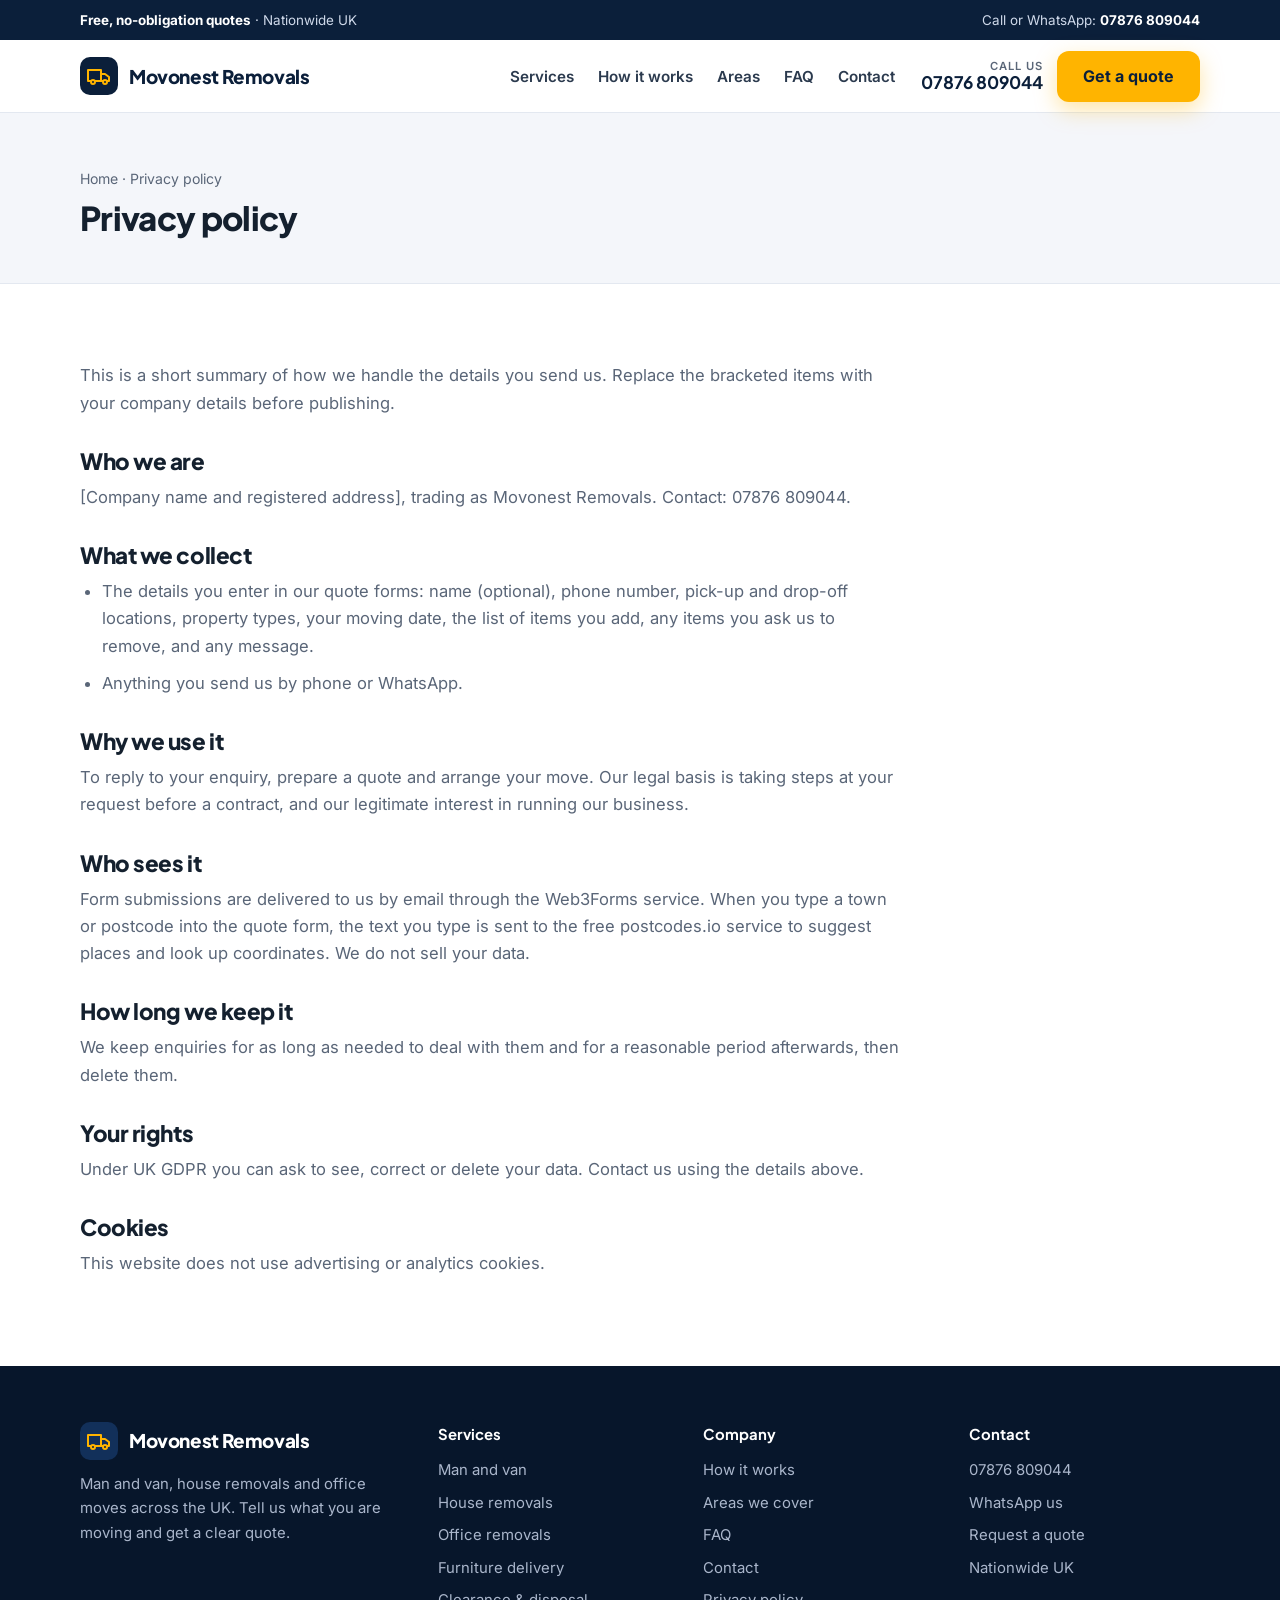
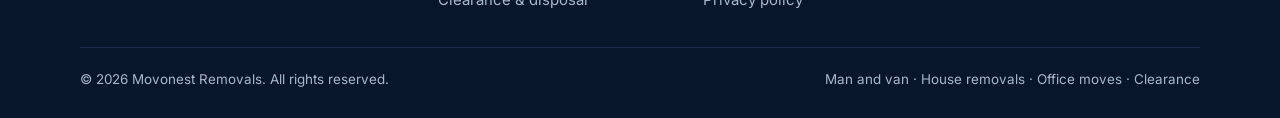
<file: privacy/index.html>
<!DOCTYPE html>
<html lang="en-GB">
<head>
<meta charset="UTF-8">
<meta name="viewport" content="width=device-width, initial-scale=1">
<title>Privacy Policy | Movonest Removals</title>
<meta name="description" content="How Movonest Removals collects and uses the details you send through our quote forms, by phone or on WhatsApp.">
<link rel="canonical" href="https://movonestremovals.com/privacy/">
<link rel="alternate" hreflang="en-GB" href="https://movonestremovals.com/privacy/">
<link rel="alternate" hreflang="x-default" href="https://movonestremovals.com/privacy/">
<meta name="robots" content="index, follow, max-image-preview:large">
<meta name="theme-color" content="#0b1f3a">
<meta property="og:type" content="website">
<meta property="og:locale" content="en_GB">
<meta property="og:site_name" content="Movonest Removals">
<meta property="og:title" content="Privacy Policy | Movonest Removals">
<meta property="og:description" content="How Movonest Removals collects and uses the details you send through our quote forms, by phone or on WhatsApp.">
<meta property="og:url" content="https://movonestremovals.com/privacy/">
<meta property="og:image" content="https://movonestremovals.com/assets/og-image.jpg">
<meta property="og:image:width" content="1200">
<meta property="og:image:height" content="630">
<meta property="og:image:alt" content="Movonest Removals: man and van, house removals and office moves across the UK">
<meta name="twitter:card" content="summary_large_image">
<meta name="twitter:title" content="Privacy Policy | Movonest Removals">
<meta name="twitter:description" content="How Movonest Removals collects and uses the details you send through our quote forms, by phone or on WhatsApp.">
<meta name="twitter:image" content="https://movonestremovals.com/assets/og-image.jpg">
<link rel="icon" href="../favicon.svg" type="image/svg+xml">
<link rel="apple-touch-icon" href="../apple-touch-icon.png">
<link rel="preload" href="../assets/fonts/inter-400-latin.woff2" as="font" type="font/woff2" crossorigin>
<link rel="preload" href="../assets/fonts/jakarta-800-latin.woff2" as="font" type="font/woff2" crossorigin>
<link rel="stylesheet" href="../assets/fonts.css">
<link rel="stylesheet" href="../assets/style.css">
</head>
<body>
<div class="topbar"><div class="wrap"><span><b>Free, no-obligation quotes</b> · Nationwide UK</span><span>Call or WhatsApp: <b>07876 809044</b></span></div></div>
<header class="hdr">
  <div class="wrap">
    <a class="brand" href="../" aria-label="Movonest Removals home"><i><svg viewBox="0 0 24 24" fill="none" stroke="#ffb400" stroke-width="2" stroke-linecap="round" stroke-linejoin="round"><path d="M1 6h13v11H1zM14 10h4l4 3v4h-8z"/><circle cx="6" cy="18" r="2" fill="#0b1f3a"/><circle cx="18" cy="18" r="2" fill="#0b1f3a"/></svg></i><span>Movonest Removals</span></a>
    <nav class="nav" aria-label="Main"><a href="../#services">Services</a><a href="../#how">How it works</a><a href="../#areas">Areas</a><a href="../#faq">FAQ</a><a href="../contact/">Contact</a></nav>
    <div class="hdr-cta"><a class="hdr-tel" href="tel:+447876809044"><span>Call us</span><b>07876 809044</b></a><a class="btn btn-p" href="../#quote">Get a quote</a></div>
    <button class="burger" aria-label="Menu" aria-expanded="false"><span></span></button>
  </div>
  <nav class="mnav" aria-label="Mobile"><a href="../#services">Services</a><a href="../#how">How it works</a><a href="../#areas">Areas</a><a href="../#faq">FAQ</a><a href="../contact/">Contact</a><a class="btn btn-d btn-blk" href="tel:+447876809044"><svg viewBox="0 0 24 24" fill="none" stroke="currentColor" stroke-width="1.9" stroke-linecap="round" stroke-linejoin="round" aria-hidden="true"><path d="M22 16.9v3a2 2 0 0 1-2.2 2 19.8 19.8 0 0 1-8.6-3.1 19.5 19.5 0 0 1-6-6A19.8 19.8 0 0 1 2.1 4.2 2 2 0 0 1 4.1 2h3a2 2 0 0 1 2 1.7c.1 1 .4 1.9.7 2.8a2 2 0 0 1-.5 2.1L8.1 9.9a16 16 0 0 0 6 6l1.3-1.2a2 2 0 0 1 2.1-.5c.9.3 1.8.6 2.8.7a2 2 0 0 1 1.7 2z"/></svg> 07876 809044</a><a class="btn btn-p btn-blk" href="../#quote">Get a free quote</a></nav>
</header>
<main>
<div class="page-h"><div class="wrap"><div class="crumb"><a href="../">Home</a> · Privacy policy</div><h1>Privacy policy</h1></div></div>
<section><div class="wrap"><div class="legal">
<p>This is a short summary of how we handle the details you send us. Replace the bracketed items with your company details before publishing.</p>
<h2>Who we are</h2><p>[Company name and registered address], trading as Movonest Removals. Contact: 07876 809044.</p>
<h2>What we collect</h2><ul><li>The details you enter in our quote forms: name (optional), phone number, pick-up and drop-off locations, property types, your moving date, the list of items you add, any items you ask us to remove, and any message.</li><li>Anything you send us by phone or WhatsApp.</li></ul>
<h2>Why we use it</h2><p>To reply to your enquiry, prepare a quote and arrange your move. Our legal basis is taking steps at your request before a contract, and our legitimate interest in running our business.</p>
<h2>Who sees it</h2><p>Form submissions are delivered to us by email through the Web3Forms service. When you type a town or postcode into the quote form, the text you type is sent to the free postcodes.io service to suggest places and look up coordinates. We do not sell your data.</p>
<h2>How long we keep it</h2><p>We keep enquiries for as long as needed to deal with them and for a reasonable period afterwards, then delete them.</p>
<h2>Your rights</h2><p>Under UK GDPR you can ask to see, correct or delete your data. Contact us using the details above.</p>
<h2>Cookies</h2><p>This website does not use advertising or analytics cookies.</p>
</div></div></section>
</main>
<nav class="bar" aria-label="Quick actions">
<a class="b1" href="tel:+447876809044"><svg viewBox="0 0 24 24" fill="none" stroke="currentColor" stroke-width="1.9" stroke-linecap="round" stroke-linejoin="round" aria-hidden="true"><path d="M22 16.9v3a2 2 0 0 1-2.2 2 19.8 19.8 0 0 1-8.6-3.1 19.5 19.5 0 0 1-6-6A19.8 19.8 0 0 1 2.1 4.2 2 2 0 0 1 4.1 2h3a2 2 0 0 1 2 1.7c.1 1 .4 1.9.7 2.8a2 2 0 0 1-.5 2.1L8.1 9.9a16 16 0 0 0 6 6l1.3-1.2a2 2 0 0 1 2.1-.5c.9.3 1.8.6 2.8.7a2 2 0 0 1 1.7 2z"/></svg><span>Call</span></a>
<a class="b2" href="https://wa.me/447876809044?text=Hello%21%20I%27d%20like%20a%20removals%20quote." target="_blank" rel="noopener"><svg viewBox="0 0 24 24" fill="currentColor" stroke="none" stroke-width="1.9" stroke-linecap="round" stroke-linejoin="round" aria-hidden="true"><path d="M17.472 14.382c-.297-.149-1.758-.867-2.03-.967-.273-.099-.471-.148-.67.15-.197.297-.767.966-.94 1.164-.173.199-.347.223-.644.075-.297-.15-1.255-.463-2.39-1.475-.883-.788-1.48-1.761-1.653-2.059-.173-.297-.018-.458.13-.606.134-.133.298-.347.446-.52.149-.174.198-.298.298-.497.099-.198.05-.371-.025-.52-.075-.149-.669-1.612-.916-2.207-.242-.579-.487-.5-.669-.51-.173-.008-.371-.01-.57-.01-.198 0-.52.074-.792.372-.272.297-1.04 1.016-1.04 2.479 0 1.462 1.065 2.875 1.213 3.074.149.198 2.096 3.2 5.077 4.487.709.306 1.262.489 1.694.625.712.227 1.36.195 1.871.118.571-.085 1.758-.719 2.006-1.413.248-.694.248-1.289.173-1.413-.074-.124-.272-.198-.57-.347m-5.421 7.403h-.004a9.87 9.87 0 01-5.031-1.378l-.361-.214-3.741.982.998-3.648-.235-.374a9.86 9.86 0 01-1.51-5.26c.001-5.45 4.436-9.884 9.888-9.884 2.64 0 5.122 1.03 6.988 2.898a9.825 9.825 0 012.893 6.994c-.003 5.45-4.437 9.884-9.885 9.884m8.413-18.297A11.815 11.815 0 0012.05 0C5.495 0 .16 5.335.157 11.892c0 2.096.547 4.142 1.588 5.945L.057 24l6.305-1.654a11.882 11.882 0 005.683 1.448h.005c6.554 0 11.89-5.335 11.893-11.893a11.821 11.821 0 00-3.48-8.413Z"/></svg><span>WhatsApp</span></a>
<a class="b3" href="../#quote"><svg viewBox="0 0 24 24" fill="none" stroke="currentColor" stroke-width="1.9" stroke-linecap="round" stroke-linejoin="round" aria-hidden="true"><rect x="4" y="2" width="16" height="20" rx="2"/><path d="M8 7h8M8 11h8M8 15h5"/></svg><span>Quote</span></a>
</nav>
<footer class="ftr"><div class="wrap">
<div class="g">
<div><a class="brand" href="../"><i><svg viewBox="0 0 24 24" fill="none" stroke="#ffb400" stroke-width="2" stroke-linecap="round" stroke-linejoin="round"><path d="M1 6h13v11H1zM14 10h4l4 3v4h-8z"/><circle cx="6" cy="18" r="2" fill="#0b1f3a"/><circle cx="18" cy="18" r="2" fill="#0b1f3a"/></svg></i><span>Movonest Removals</span></a><p>Man and van, house removals and office moves across the UK. Tell us what you are moving and get a clear quote.</p></div>
<div><h4>Services</h4><ul><li><a href="../man-and-van/">Man and van</a></li><li><a href="../house-removals/">House removals</a></li><li><a href="../office-removals/">Office removals</a></li><li><a href="../furniture-delivery/">Furniture delivery</a></li><li><a href="../?service=clearance#quote">Clearance &amp; disposal</a></li></ul></div>
<div><h4>Company</h4><ul><li><a href="../#how">How it works</a></li><li><a href="../#areas">Areas we cover</a></li><li><a href="../#faq">FAQ</a></li><li><a href="../contact/">Contact</a></li><li><a href="../privacy/">Privacy policy</a></li></ul></div>
<div><h4>Contact</h4><ul><li><a href="tel:+447876809044">07876 809044</a></li><li><a href="https://wa.me/447876809044?text=Hello%21%20I%27d%20like%20a%20removals%20quote." target="_blank" rel="noopener">WhatsApp us</a></li><li><a href="../contact/">Request a quote</a></li><li>Nationwide UK</li></ul></div>
</div>
<div class="b"><span>© <span data-yr></span> Movonest Removals. All rights reserved.</span><span>Man and van · House removals · Office moves · Clearance</span></div>
</div></footer>
<script src="../assets/script.js" defer></script>
</body>
</html>
</file>
<file: assets/fonts.css>
@font-face{font-family:'Inter';font-weight:400;font-display:swap;src:url(./fonts/inter-400-latin.woff2) format('woff2')}
@font-face{font-family:'Inter';font-weight:500;font-display:swap;src:url(./fonts/inter-500-latin.woff2) format('woff2')}
@font-face{font-family:'Inter';font-weight:600;font-display:swap;src:url(./fonts/inter-600-latin.woff2) format('woff2')}
@font-face{font-family:'Inter';font-weight:700;font-display:swap;src:url(./fonts/inter-700-latin.woff2) format('woff2')}
@font-face{font-family:'Plus Jakarta Sans';font-weight:700;font-display:swap;src:url(./fonts/jakarta-700-latin.woff2) format('woff2')}
@font-face{font-family:'Plus Jakarta Sans';font-weight:800;font-display:swap;src:url(./fonts/jakarta-800-latin.woff2) format('woff2')}
</file>
<file: assets/style.css>
:root{--navy:#0b1f3a;--navy2:#12305a;--amber:#ffb400;--amber-d:#e69f00;--ink:#14202e;--muted:#5a6678;--line:#e3e8f0;--soft:#f4f6fa;--white:#fff;--green:#1c8f55;--r:14px;--shadow:0 1px 2px rgba(11,31,58,.05),0 10px 34px rgba(11,31,58,.09);--max:1160px;--ff:"Inter",system-ui,-apple-system,"Segoe UI",Roboto,sans-serif;--fh:"Plus Jakarta Sans","Inter",sans-serif}
*,*::before,*::after{box-sizing:border-box;margin:0;padding:0}
html{scroll-behavior:smooth;-webkit-text-size-adjust:100%}
body{font-family:var(--ff);color:var(--ink);background:#fff;font-size:16.5px;line-height:1.65;-webkit-font-smoothing:antialiased;overflow-x:hidden}
img,svg{max-width:100%;display:block}a{color:inherit;text-decoration:none}
button,input,select,textarea{font:inherit;color:inherit}
h1,h2,h3{font-family:var(--fh);font-weight:800;line-height:1.12;letter-spacing:-.02em}
h2{font-size:clamp(1.7rem,3.5vw,2.45rem)}h3{font-size:1.16rem}
p{color:var(--muted)}
.wrap{max-width:var(--max);margin:0 auto;padding:0 20px}
section{padding:78px 0}.soft{background:var(--soft)}
.kicker{display:inline-block;font-size:.78rem;font-weight:700;letter-spacing:.12em;text-transform:uppercase;color:var(--navy2);background:#fff3cc;padding:5px 12px;border-radius:99px;margin-bottom:14px}
.sec-head{max-width:700px;margin-bottom:40px}.sec-head p{margin-top:12px}
.btn{display:inline-flex;align-items:center;justify-content:center;gap:9px;padding:14px 24px;border-radius:12px;font-weight:700;border:2px solid transparent;cursor:pointer;transition:transform .2s,background .2s,box-shadow .2s;font-size:1rem;line-height:1.2}
.btn svg{width:19px;height:19px}.btn:hover{transform:translateY(-2px)}
.btn-p{background:var(--amber);color:var(--navy);box-shadow:0 8px 22px rgba(255,180,0,.35)}.btn-p:hover{background:var(--amber-d)}
.btn-d{background:var(--navy);color:#fff}.btn-d:hover{background:var(--navy2)}
.btn-o{background:#fff;border-color:var(--line);color:var(--navy)}.btn-o:hover{border-color:var(--navy)}
.btn-w{background:#1fa855;color:#fff}.btn-blk{width:100%}
.topbar{background:var(--navy);color:#cfd9ea;font-size:.84rem}.topbar .wrap{display:flex;justify-content:space-between;gap:16px;padding-top:9px;padding-bottom:9px}.topbar b{color:#fff}
.hdr{position:sticky;top:0;z-index:50;background:rgba(255,255,255,.96);backdrop-filter:blur(10px);border-bottom:1px solid var(--line)}
.hdr .wrap{display:flex;align-items:center;gap:26px;height:72px}
.brand{display:flex;align-items:center;gap:11px;font-family:var(--fh);font-weight:800;font-size:1.18rem;color:var(--navy);letter-spacing:-.02em}
.brand i{width:38px;height:38px;border-radius:10px;background:var(--navy);display:grid;place-items:center}.brand i svg{width:24px;height:24px}
.nav{display:flex;gap:24px;margin-left:auto;font-weight:600;font-size:.95rem}.nav a{color:var(--ink-2,#2b3a4e)}.nav a:hover{color:var(--navy2)}
.hdr-cta{display:flex;align-items:center;gap:14px}.hdr-tel{display:flex;flex-direction:column;line-height:1.15;text-align:right}.hdr-tel span{font-size:.7rem;text-transform:uppercase;letter-spacing:.09em;color:var(--muted);font-weight:600}.hdr-tel b{font-family:var(--fh);font-size:1.08rem;color:var(--navy)}
.burger{display:none;margin-left:auto;width:44px;height:44px;border-radius:10px;border:1px solid var(--line);background:#fff;cursor:pointer}
.burger span,.burger span::before,.burger span::after{display:block;width:20px;height:2px;background:var(--navy);margin:0 auto;position:relative;content:""}
.burger span::before{position:absolute;top:-6px;left:0}.burger span::after{position:absolute;top:6px;left:0}
.mnav{display:none;flex-direction:column;padding:10px 20px 20px;border-top:1px solid var(--line);background:#fff}.mnav.open{display:flex}.mnav a{padding:13px 0;font-weight:600;border-bottom:1px solid var(--line)}.mnav .btn{margin-top:14px;border-bottom:0}
.hero{position:relative;color:#fff;padding:64px 0 78px;background:linear-gradient(135deg,rgba(11,31,58,.97) 0%,rgba(18,48,90,.93) 100%);background-color:var(--navy);overflow:hidden}
.hero::after{content:"";position:absolute;right:-120px;top:-120px;width:420px;height:420px;border-radius:50%;background:radial-gradient(circle,rgba(255,180,0,.22),transparent 70%)}
.hero .grid{display:grid;grid-template-columns:1.1fr .9fr;gap:48px;align-items:center;position:relative;z-index:2}
.eyebrow{display:inline-flex;align-items:center;gap:8px;background:rgba(255,255,255,.1);border:1px solid rgba(255,255,255,.18);padding:7px 14px;border-radius:99px;font-size:.82rem;font-weight:700;letter-spacing:.05em;text-transform:uppercase;margin-bottom:20px}
.hero h1{font-size:clamp(2.2rem,5vw,3.6rem)}.hero h1 em{font-style:normal;color:var(--amber)}
.hero .lead{color:#d3dcec;font-size:1.12rem;margin:18px 0 26px;max-width:560px}
.pills{display:flex;flex-wrap:wrap;gap:10px;margin-bottom:26px}.pill{display:inline-flex;align-items:center;gap:8px;background:rgba(255,255,255,.1);border-radius:99px;padding:8px 15px;font-size:.9rem;font-weight:600}.pill svg{width:16px;height:16px;color:var(--amber)}
.hero-act{display:flex;flex-wrap:wrap;gap:12px}.hero .btn-o{background:transparent;color:#fff;border-color:rgba(255,255,255,.35)}.hero .btn-o:hover{border-color:#fff}
.van{margin-top:34px;max-width:440px;opacity:.95}
.formcard{background:#fff;color:var(--ink);border-radius:20px;padding:28px;box-shadow:0 30px 70px rgba(0,0,0,.35);border-top:5px solid var(--amber)}
.formcard h2{font-size:1.5rem;color:var(--navy)}.fsub{font-size:.93rem;margin:6px 0 18px}
.fgrid{display:grid;gap:13px}.f2{display:grid;grid-template-columns:1fr 1fr;gap:12px}
.field label{display:block;font-size:.8rem;font-weight:700;color:var(--navy);margin-bottom:5px}.field label small{font-weight:500;color:var(--muted)}.field i{color:#d33;font-style:normal}
.field input,.field select,.field textarea{width:100%;padding:13px 14px;border:1.5px solid var(--line);border-radius:11px;background:#fbfcfe;font-size:1rem;transition:border .2s,box-shadow .2s}
.field input:focus,.field select:focus,.field textarea:focus{outline:0;border-color:var(--navy2);box-shadow:0 0 0 4px rgba(18,48,90,.1)}
.hp{position:absolute;left:-9999px;opacity:0}.fnote{font-size:.78rem;color:var(--muted);text-align:center;margin-top:2px}.fnote a{font-weight:700;color:var(--navy)}
.ferr,.fok{display:none;border-radius:10px;padding:12px 14px;font-size:.92rem;margin-bottom:12px;font-weight:500}.ferr{background:#fdecec;color:#a11d1d}.fok{background:#e6f6ee;color:#12663c}.ferr.show,.fok.show{display:block}.fok a{text-decoration:underline;font-weight:700}
.strip{background:#fff;border-bottom:1px solid var(--line)}.strip .in{display:grid;grid-template-columns:repeat(4,1fr);gap:20px;padding:26px 0}.st{display:flex;align-items:center;gap:13px}.st svg{width:34px;height:34px;color:var(--navy2);flex:none}.st b{display:block;font-family:var(--fh);color:var(--navy);line-height:1.2}.st span{font-size:.86rem;color:var(--muted)}
.grid3{display:grid;grid-template-columns:repeat(3,1fr);gap:22px}.grid2{display:grid;grid-template-columns:repeat(2,1fr);gap:22px}
.card{background:#fff;border:1px solid var(--line);border-radius:var(--r);padding:26px;box-shadow:var(--shadow);transition:transform .25s,border-color .25s}.card:hover{transform:translateY(-4px);border-color:var(--amber)}
.ic{width:52px;height:52px;border-radius:14px;background:#fff3cc;display:grid;place-items:center;margin-bottom:16px}.ic svg{width:27px;height:27px;color:var(--navy)}
.card p{margin-top:8px;font-size:.96rem}.card .link{display:inline-block;margin-top:14px;font-weight:700;color:var(--navy2)}
.steps{display:grid;grid-template-columns:repeat(3,1fr);gap:22px;counter-reset:s}.step{position:relative;padding:28px;background:#fff;border-radius:var(--r);border:1px solid var(--line)}.step::before{counter-increment:s;content:"0" counter(s);font-family:var(--fh);font-weight:800;font-size:2.4rem;color:var(--amber);display:block;line-height:1;margin-bottom:12px}.step p{margin-top:8px;font-size:.96rem}
.chips{display:flex;flex-wrap:wrap;gap:10px}.chip{background:#fff;border:1px solid var(--line);border-radius:99px;padding:9px 17px;font-weight:600;font-size:.92rem;color:var(--navy)}
.zgrid{display:grid;grid-template-columns:repeat(auto-fill,minmax(250px,1fr));gap:16px}.zc{background:#fff;border:1px solid var(--line);border-radius:var(--r);padding:20px}.zc h3{font-size:1.02rem;color:var(--navy2);margin-bottom:10px}.zc ul{list-style:none;display:flex;flex-wrap:wrap;gap:6px}.zc li{font-size:.84rem;font-weight:600;background:var(--soft);border-radius:99px;padding:4px 11px;color:var(--navy)}
.acc{max-width:860px;margin:0 auto}.acc-i{border-bottom:1px solid var(--line)}.acc-q{width:100%;text-align:left;background:none;border:0;padding:20px 40px 20px 0;font-family:var(--fh);font-weight:800;font-size:1.08rem;color:var(--navy);cursor:pointer;position:relative}.acc-q::after{content:"+";position:absolute;right:6px;top:50%;transform:translateY(-50%);font-size:1.6rem;color:var(--amber-d);transition:transform .25s}.acc-i.open .acc-q::after{transform:translateY(-50%) rotate(45deg)}.acc-a{max-height:0;overflow:hidden;transition:max-height .3s}.acc-a div{padding:0 0 20px;color:var(--muted)}
.cta{background:linear-gradient(135deg,var(--navy),var(--navy2));color:#fff}.cta .grid{display:grid;grid-template-columns:1fr 1fr;gap:48px;align-items:center}.cta p{color:#d3dcec;margin:14px 0 24px}.cta .btn-o{background:transparent;color:#fff;border-color:rgba(255,255,255,.35)}.cta .formcard p{color:var(--muted);margin:6px 0 18px}.cta .formcard .fnote{margin:2px 0 0}
.ftr{background:#07162b;color:#aab6cb;padding:56px 0 28px;font-size:.93rem}.ftr .g{display:grid;grid-template-columns:1.4fr 1fr 1fr 1fr;gap:34px}.ftr h4{color:#fff;font-family:var(--fh);margin-bottom:12px}.ftr ul{list-style:none;display:grid;gap:8px}.ftr a:hover{color:var(--amber)}.ftr .brand{color:#fff;margin-bottom:12px}.ftr .brand i{background:#12305a}.ftr p{color:#aab6cb}
.ftr .b{border-top:1px solid #1b2d4a;margin-top:34px;padding-top:20px;display:flex;justify-content:space-between;gap:14px;flex-wrap:wrap;font-size:.84rem}
.bar{display:none;position:fixed;left:0;right:0;bottom:0;z-index:90;background:rgba(255,255,255,.97);backdrop-filter:blur(12px);border-top:1px solid var(--line);padding:9px 10px calc(9px + env(safe-area-inset-bottom));gap:8px}
.bar a{flex:1;display:flex;flex-direction:column;align-items:center;gap:3px;padding:9px 4px;border-radius:12px;font-size:.75rem;font-weight:700}.bar svg{width:20px;height:20px}.bar .b1{background:var(--navy);color:#fff}.bar .b2{background:#1fa855;color:#fff}.bar .b3{background:var(--amber);color:var(--navy)}
.page-h{background:var(--soft);padding:54px 0 46px;border-bottom:1px solid var(--line)}.page-h p{margin-top:12px;max-width:640px}.crumb{font-size:.88rem;color:var(--muted);margin-bottom:10px}
.contact{display:grid;grid-template-columns:.9fr 1.1fr;gap:44px;align-items:start}.crow{display:flex;gap:14px;padding:18px 0;border-bottom:1px solid var(--line)}.crow:last-child{border:0}.crow .ic{margin:0;width:46px;height:46px;flex:none}.crow span{display:block;font-size:.76rem;text-transform:uppercase;letter-spacing:.09em;color:var(--muted);font-weight:700}.crow b{font-family:var(--fh);font-size:1.05rem;color:var(--navy)}
.legal{max-width:820px}.legal h2{font-size:1.4rem;margin:32px 0 10px}.legal p,.legal li{margin-bottom:10px}.legal ul{padding-left:22px;color:var(--muted)}
.rv{opacity:0;transform:translateY(22px);transition:opacity .6s,transform .6s}.rv.in{opacity:1;transform:none}
@media (prefers-reduced-motion:reduce){.rv{opacity:1;transform:none;transition:none}html{scroll-behavior:auto}.btn:hover,.card:hover{transform:none}}
@media (max-width:960px){.hero .grid,.cta .grid,.contact{grid-template-columns:1fr;gap:34px}.grid3,.steps{grid-template-columns:1fr 1fr}.strip .in{grid-template-columns:1fr 1fr}.nav,.hdr-tel,.hdr-cta .btn{display:none}.burger{display:block}.ftr .g{grid-template-columns:1fr 1fr}}
@media (max-width:640px){section{padding:56px 0}.grid3,.grid2,.steps{grid-template-columns:1fr}.f2{grid-template-columns:1fr}.topbar .wrap span:last-child{display:none}.bar{display:flex}body{padding-bottom:76px}.hero{padding:40px 0 52px}.formcard{padding:22px}.ftr .g{grid-template-columns:1fr}.hdr .wrap{height:64px}.van{display:none}.strip .in{grid-template-columns:1fr}}

.prog{display:flex;gap:6px;margin:4px 0 6px}.prog i{flex:1;height:6px;border-radius:99px;background:var(--line);transition:background .3s}.prog i.on{background:var(--amber)}
.plabel{font-size:.8rem;font-weight:700;color:var(--muted);margin-bottom:14px;text-transform:uppercase;letter-spacing:.06em}
.pane{display:none}.pane.on{display:block;animation:pin .3s}
@keyframes pin{from{opacity:0;transform:translateX(12px)}to{opacity:1;transform:none}}
.opts{display:grid;grid-template-columns:1fr 1fr;gap:10px}.opts.one{grid-template-columns:1fr}
.opt{position:relative}.opt input{position:absolute;opacity:0;inset:0;cursor:pointer;width:100%;height:100%;margin:0}
.opt span{display:flex;align-items:center;gap:9px;padding:13px 14px;border:1.5px solid var(--line);border-radius:11px;background:#fbfcfe;font-weight:600;font-size:.92rem;color:var(--navy);line-height:1.25;transition:border .2s,background .2s}
.opt input:checked+span{border-color:var(--amber-d);background:#fff6d9}.opt input:focus-visible+span{box-shadow:0 0 0 4px rgba(18,48,90,.15)}
.hint{font-size:.82rem;color:var(--muted);margin:2px 0 10px}
.wnav{display:flex;gap:10px;margin-top:16px}.wnav .btn{flex:1}.wnav .back{flex:0 0 auto;padding-left:18px;padding-right:18px}
.hero .grid>*,.cta .grid>*,.contact>*,.fgrid>*,.f2>*,.opts>*{min-width:0}.formcard{max-width:100%}.opts.one .opt span{flex-direction:column;align-items:flex-start;gap:3px}.opts.one .opt em{font-style:normal;font-weight:500;font-size:.84rem;color:var(--muted)}.formcard h3.q{font-size:1.1rem;color:var(--navy);margin-bottom:12px}

.legal.svc h2:first-child{margin-top:0}.formcard{scroll-margin-top:90px}
[hidden]{display:none!important}
.seg{display:grid;grid-template-columns:repeat(3,1fr);gap:5px;margin:0 0 16px;padding:5px;background:#eef2f8;border-radius:13px}
.seg label{position:relative;display:block}.seg input{position:absolute;opacity:0;inset:0;width:100%;height:100%;margin:0;cursor:pointer}
.seg span{display:flex;align-items:center;justify-content:center;text-align:center;min-height:46px;padding:6px 5px;border-radius:9px;font-weight:700;font-size:.8rem;line-height:1.2;color:var(--muted);transition:background .2s,color .2s}
.seg input:checked+span{background:#fff;color:var(--navy);box-shadow:0 1px 5px rgba(11,31,58,.2)}.seg input:focus-visible+span{box-shadow:0 0 0 3px rgba(18,48,90,.3)}
.f2.one{grid-template-columns:1fr}
.irow{display:grid;grid-template-columns:minmax(0,1fr) 74px 42px;gap:8px;align-items:center;margin-bottom:8px}.irow .field input{padding:12px}.irow .field{margin:0}
.ih{margin-bottom:4px}.ih span{font-size:.8rem;font-weight:700;color:var(--navy)}
.rm{width:42px;height:46px;border:1.5px solid var(--line);background:#fff;border-radius:10px;font-size:1.35rem;line-height:1;color:var(--muted);cursor:pointer}.rm:hover{border-color:#d33;color:#d33}
.addrow{width:100%;padding:12px;border:1.5px dashed var(--line);border-radius:11px;background:#fbfcfe;font-weight:700;font-size:.92rem;color:var(--navy2);cursor:pointer}.addrow:hover{border-color:var(--navy2)}
.lv{display:flex;flex-direction:column}.lv ul{margin:14px 0 0 18px;color:var(--muted);font-size:.95rem;flex:1}.lv .btn{margin-top:22px;align-self:flex-start}

/* ---- quote wizard ---- */
.hero{overflow:hidden;overflow:clip}
.prog{scroll-margin-top:96px}
.pgroup{position:relative;border:1.5px solid var(--line);border-radius:12px;margin:14px 0;background:#fbfcfe;transition:border .2s,box-shadow .2s}
.pgroup:focus-within{border-color:var(--navy2);box-shadow:0 0 0 4px rgba(18,48,90,.1)}
.pgroup .fl{position:absolute;top:-10px;left:12px;z-index:2;background:#fff;padding:0 6px;font-size:.78rem;font-weight:700;color:var(--navy)}
.pgroup .fl span{display:inline}
.pgroup input[type=text],.pgroup select{display:block;width:100%;padding:16px 14px;border:0;border-radius:12px;background:transparent;font-size:1rem;color:var(--ink);outline:0}
.pgroup input[type=text]::placeholder{color:#8a94a6}
.pgroup .place+select{border-top:1.5px solid var(--line);border-radius:0 0 12px 12px}
.pgroup select:invalid,.pgroup select option[value=""]{color:#8a94a6}
.place{position:relative}
.sug{position:absolute;left:-1.5px;right:-1.5px;top:100%;z-index:40;margin:0;padding:4px 0;list-style:none;background:#fff;border:1.5px solid var(--line);border-radius:10px;box-shadow:0 14px 34px rgba(11,31,58,.18);max-height:264px;overflow:auto}
.sug li{padding:12px 14px;font-weight:600;font-size:.95rem;cursor:pointer;display:flex;justify-content:space-between;gap:10px;align-items:center;color:var(--ink)}
.sug li small{color:var(--muted);font-weight:500;font-size:.76rem;white-space:nowrap}
.sug li.act,.sug li:hover{background:#f1f4f9}
.datebtn{display:flex;align-items:center;justify-content:space-between;gap:10px;width:100%;padding:16px 14px;background:transparent;border:0;font-size:1rem;color:#8a94a6;text-align:left;cursor:pointer;border-radius:12px}
.datebtn .dval{color:var(--ink);font-weight:700}.datebtn.has .dph{display:none}.datebtn:disabled{opacity:.5;cursor:not-allowed}.datebtn svg{flex:0 0 auto;color:var(--navy2)}
.chk{display:block;margin:0 0 4px}
.sumbar{position:sticky;top:72px;z-index:6;display:flex;align-items:center;gap:8px;width:100%;margin:0 0 12px;padding:13px 14px;background:#fff;border:1.5px solid var(--line);border-radius:12px;font-weight:700;font-size:.98rem;color:var(--navy);cursor:pointer;box-shadow:0 4px 14px rgba(11,31,58,.08);text-align:left}
.sumbar .sumn{margin-left:auto;font-weight:800;background:var(--amber);color:var(--navy);border-radius:99px;padding:2px 11px;font-size:.82rem}
.chev{display:inline-block;width:9px;height:9px;border-right:2px solid var(--muted);border-bottom:2px solid var(--muted);transform:rotate(45deg);transition:transform .2s;margin:0 4px 3px 4px;flex:0 0 auto}
.sumbar[aria-expanded=true] .chev{transform:rotate(-135deg);margin-bottom:-3px}
.sumpanel{border:1.5px solid var(--line);border-radius:12px;padding:6px 14px;margin:-4px 0 14px;background:#fff}
.sumlist{list-style:none;margin:0;padding:0}.sumlist li{display:flex;justify-content:space-between;align-items:center;gap:10px;padding:9px 0;border-bottom:1px solid var(--line);font-weight:600;font-size:.93rem}.sumlist li:last-child{border-bottom:0}
.sumlist .rmx{background:none;border:0;color:#a11d1d;font-weight:700;font-size:.82rem;cursor:pointer;padding:4px 2px}
.sumempty{margin:8px 0;color:var(--muted);font-size:.88rem}.sumlist:not(:empty)+.sumempty{display:none}
.srch{position:relative;margin-bottom:12px}
.isrch{width:100%;padding:14px 14px 14px 42px;border:1.5px solid var(--line);border-radius:12px;background:#fbfcfe url("data:image/svg+xml,%3Csvg xmlns='http://www.w3.org/2000/svg' width='20' height='20' viewBox='0 0 24 24' fill='none' stroke='%2312305a' stroke-width='2' stroke-linecap='round'%3E%3Ccircle cx='11' cy='11' r='7'/%3E%3Cpath d='m20 20-3.5-3.5'/%3E%3C/svg%3E") no-repeat 14px center;font-size:1rem}
.isrch:focus{outline:0;border-color:var(--navy2);box-shadow:0 0 0 4px rgba(18,48,90,.1)}
.isug{position:static;box-shadow:none;margin-top:6px;max-height:none}
.isug li{cursor:default}.isug .addbtn{flex:0 0 auto;border:0;background:var(--navy2);color:#fff;border-radius:99px;padding:7px 16px;font-weight:700;font-size:.85rem;cursor:pointer}
.sugmsg{margin:6px 0 0;font-size:.85rem;font-weight:600;color:var(--green);min-height:0}.sugmsg:empty{display:none}
.cats{display:grid;gap:10px}
.cat{border:1.5px solid var(--line);border-radius:12px;background:#fff;overflow:hidden}.cat.hl{background:#fff8e1;border-color:#f1d98c}
.ah{display:flex;align-items:center;gap:8px;width:100%;padding:14px;background:none;border:0;font-weight:800;font-size:1rem;color:var(--navy);cursor:pointer;text-align:left}
.ah .cn{font-weight:700;font-size:.8rem;color:var(--navy2)}.ah .cn:empty{display:none}.ah .chev{margin-left:auto}
.cat.open .ah .chev{transform:rotate(-135deg);margin-bottom:-3px}
.ab{display:none;border-top:1.5px solid var(--line)}.cat.open .ab{display:block}
.it{display:flex;align-items:center;justify-content:space-between;gap:10px;padding:9px 14px;border-bottom:1px solid var(--line);min-height:56px}.it:last-child{border-bottom:0}
.it .in{font-weight:600;font-size:.95rem;color:var(--ink);min-width:0}
.qc{display:flex;align-items:center;gap:6px;flex:0 0 auto}
.qp,.qm{width:40px;height:40px;border-radius:50%;border:1.5px solid var(--navy2);background:#fff;color:var(--navy2);font-size:1.35rem;line-height:1;cursor:pointer;display:flex;align-items:center;justify-content:center;padding:0}
.it:not(.has) .qm,.it:not(.has) .qn{display:none}
.it:not(.has) .qp{border-color:var(--line);color:var(--muted);border-radius:10px;font-size:1.5rem}
.qn{width:54px;height:40px;text-align:center;border:1.5px solid var(--line);border-radius:10px;font-size:1rem;font-weight:700;color:var(--navy);background:#fff;-moz-appearance:textfield;padding:0}
.qn::-webkit-outer-spin-button,.qn::-webkit-inner-spin-button{-webkit-appearance:none;margin:0}
.it.flash{animation:itflash 1.4s}@keyframes itflash{0%{background:#fff0b8}100%{background:transparent}}
.pack{margin-top:14px;border:1.5px dashed var(--amber-d);border-radius:12px;background:#fffaf0;padding:6px 0 12px}
.pack .packt{margin:8px 14px 4px;font-weight:700;font-size:.92rem;color:var(--navy)}.pack .packt small{font-weight:500;color:var(--muted)}.pack .hint{margin-left:14px;margin-right:14px}
.pack .it{background:transparent}
.calmodal{position:fixed;inset:0;z-index:300;background:rgba(11,31,58,.55);display:flex;align-items:center;justify-content:center;padding:16px}
.calbox{background:#fff;border-radius:18px;width:100%;max-width:420px;max-height:min(640px,calc(100vh - 32px));display:flex;flex-direction:column;box-shadow:0 30px 80px rgba(0,0,0,.4);color:var(--ink)}
.calhead{display:flex;justify-content:space-between;align-items:center;padding:18px 22px 12px;border-bottom:1px solid var(--line)}.calhead b{font-size:1.1rem;color:var(--navy)}
.calx{width:38px;height:38px;border-radius:10px;border:1.5px solid var(--line);background:#fff;font-size:1.4rem;line-height:1;cursor:pointer;color:var(--navy)}
.caldow,.calgrid{display:grid;grid-template-columns:repeat(7,1fr)}.caldow{padding:10px 18px 4px;text-align:center;font-size:.72rem;font-weight:700;color:var(--muted);text-transform:uppercase}
.calbody{overflow:auto;padding:0 18px 18px}.calmonth h4{text-align:center;margin:18px 0 8px;font-size:1rem;color:var(--navy)}
.cd{aspect-ratio:1;border:0;background:none;border-radius:50%;font-weight:700;font-size:.98rem;color:var(--ink);cursor:pointer;margin:2px;padding:0}
.cd:hover:not(.off){background:#eef2f8}.cd.off{color:#c3cad6;cursor:default}.cd.today{box-shadow:inset 0 0 0 2px var(--amber)}.cd.sel{background:var(--navy);color:#fff}
html.calopen{overflow:hidden}
.isug .sughead{font-size:.72rem;text-transform:uppercase;letter-spacing:.06em;color:var(--muted);font-weight:700;padding:8px 14px 2px;cursor:default}.isug .sughead:hover{background:none}
.grid4 .lv .btn{align-self:stretch;text-align:center;justify-content:center}
.hero .formcard .btn-o{background:#fff;color:var(--navy);border-color:var(--line)}.hero .formcard .btn-o:hover{border-color:var(--navy)}
.grid4{display:grid;grid-template-columns:repeat(4,1fr);gap:18px}
.card.lv.plat{background:var(--navy);border-color:var(--navy);color:#cfd9ea}.card.lv.plat h3{color:#fff}.card.lv.plat p,.card.lv.plat ul{color:#cfd9ea}
@media (max-width:1100px){.grid4{grid-template-columns:1fr 1fr}}
@media (max-width:640px){.grid4{grid-template-columns:1fr}}

@media (max-width:640px){.sumbar{top:64px}.calmodal{align-items:flex-end;padding:0}.calbox{border-radius:20px 20px 0 0;max-width:none;max-height:86vh}}
</file>
